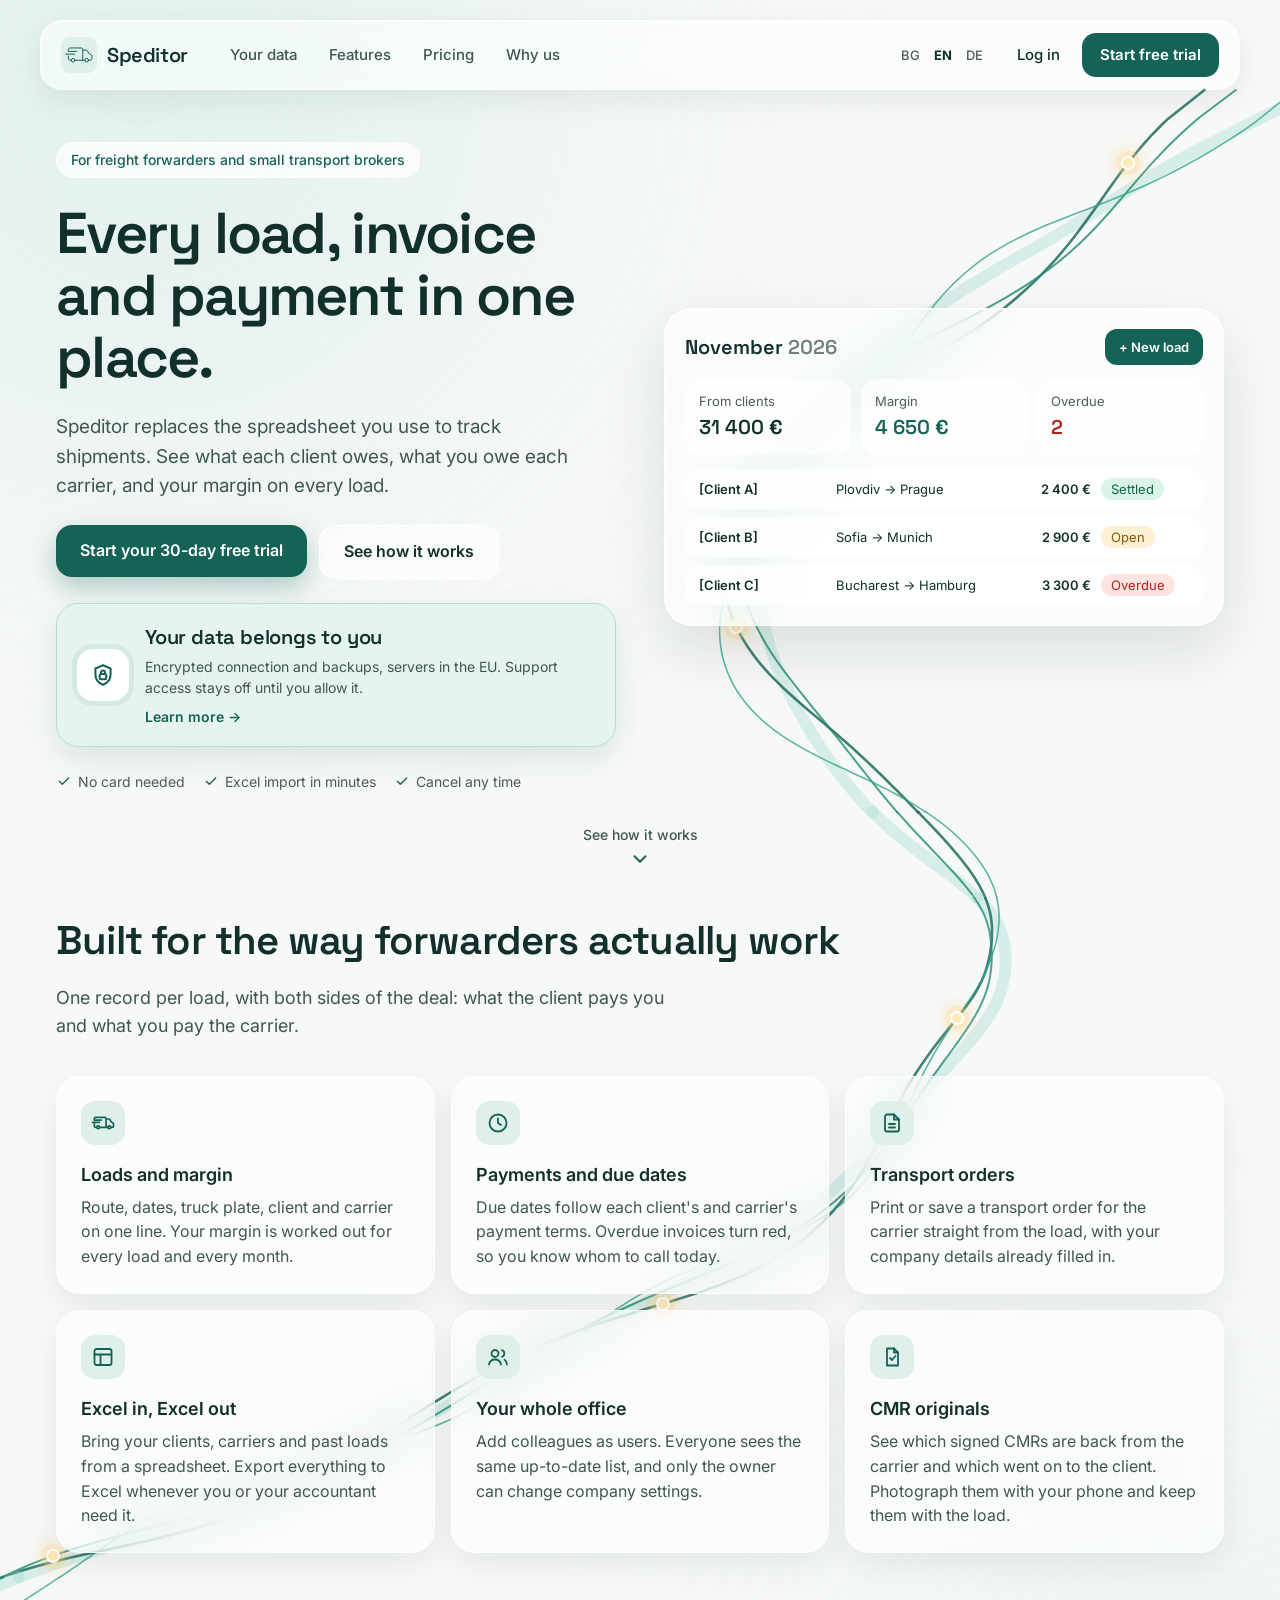
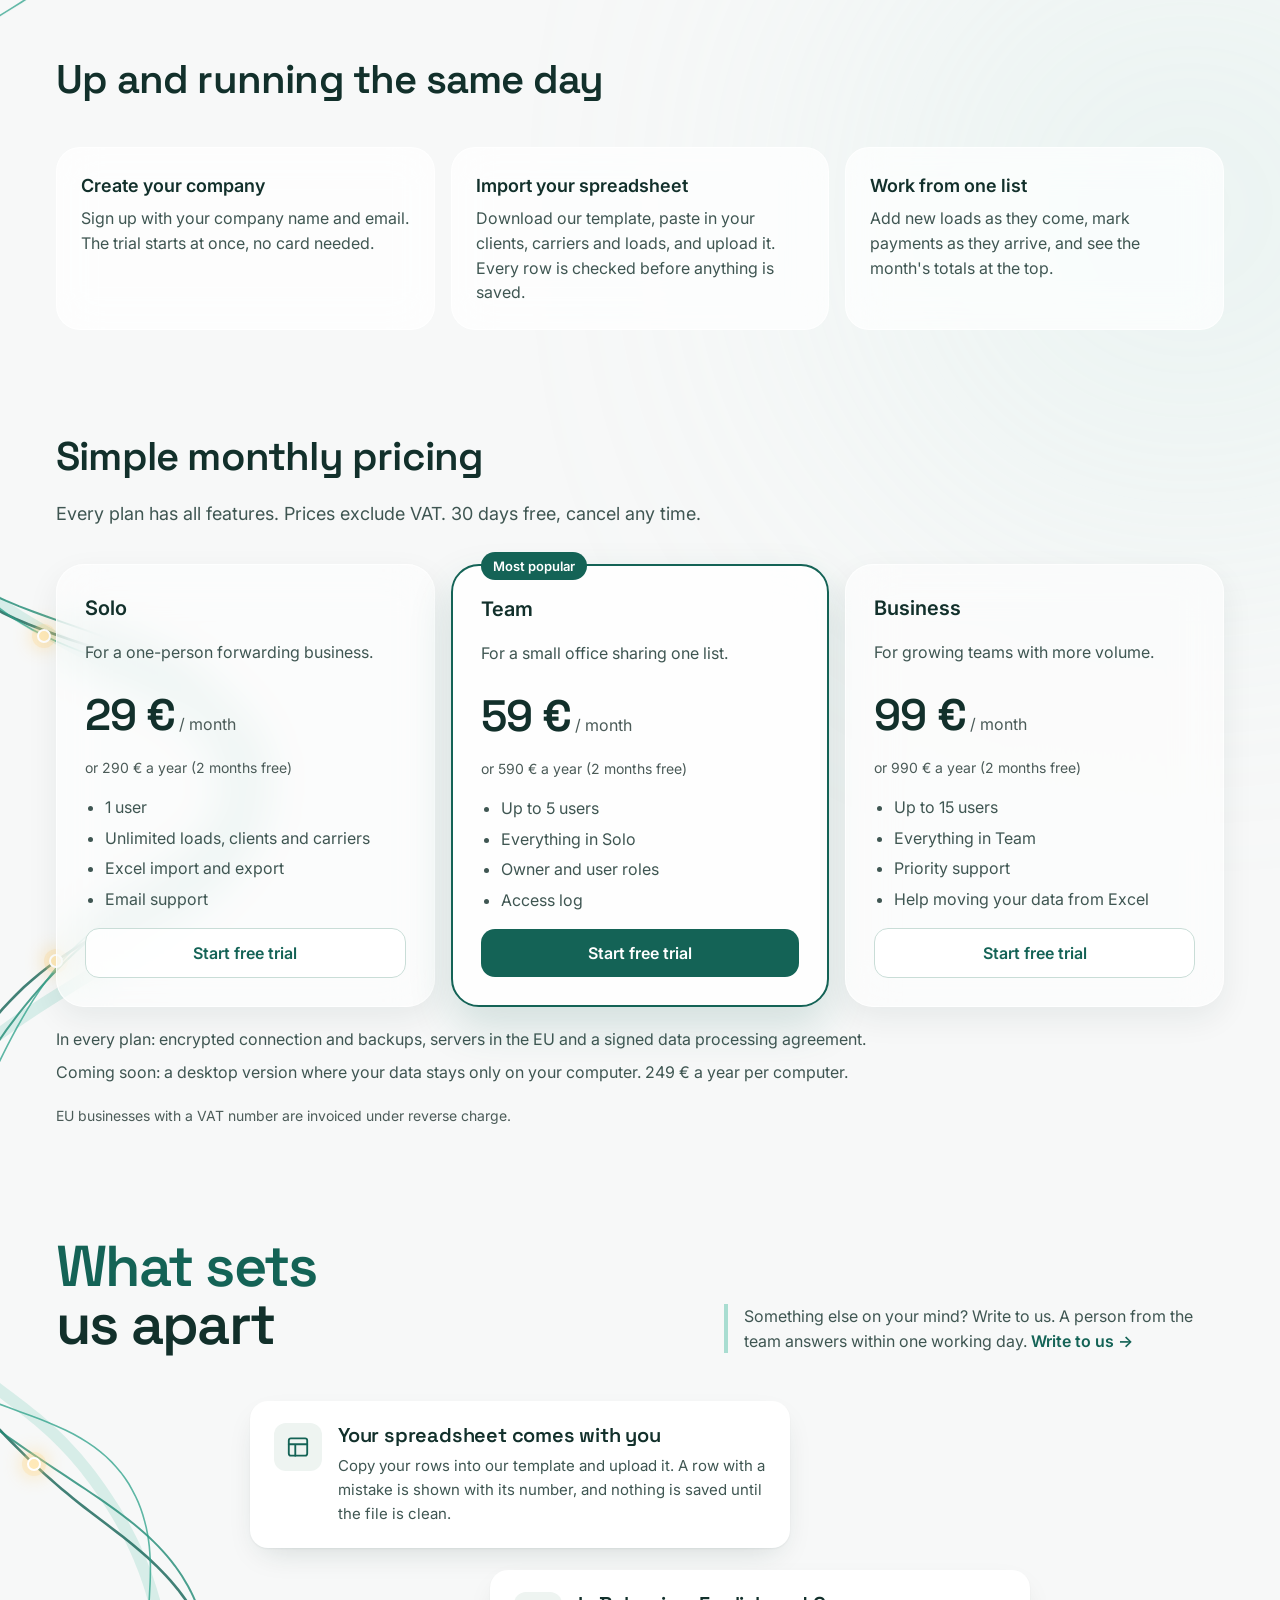
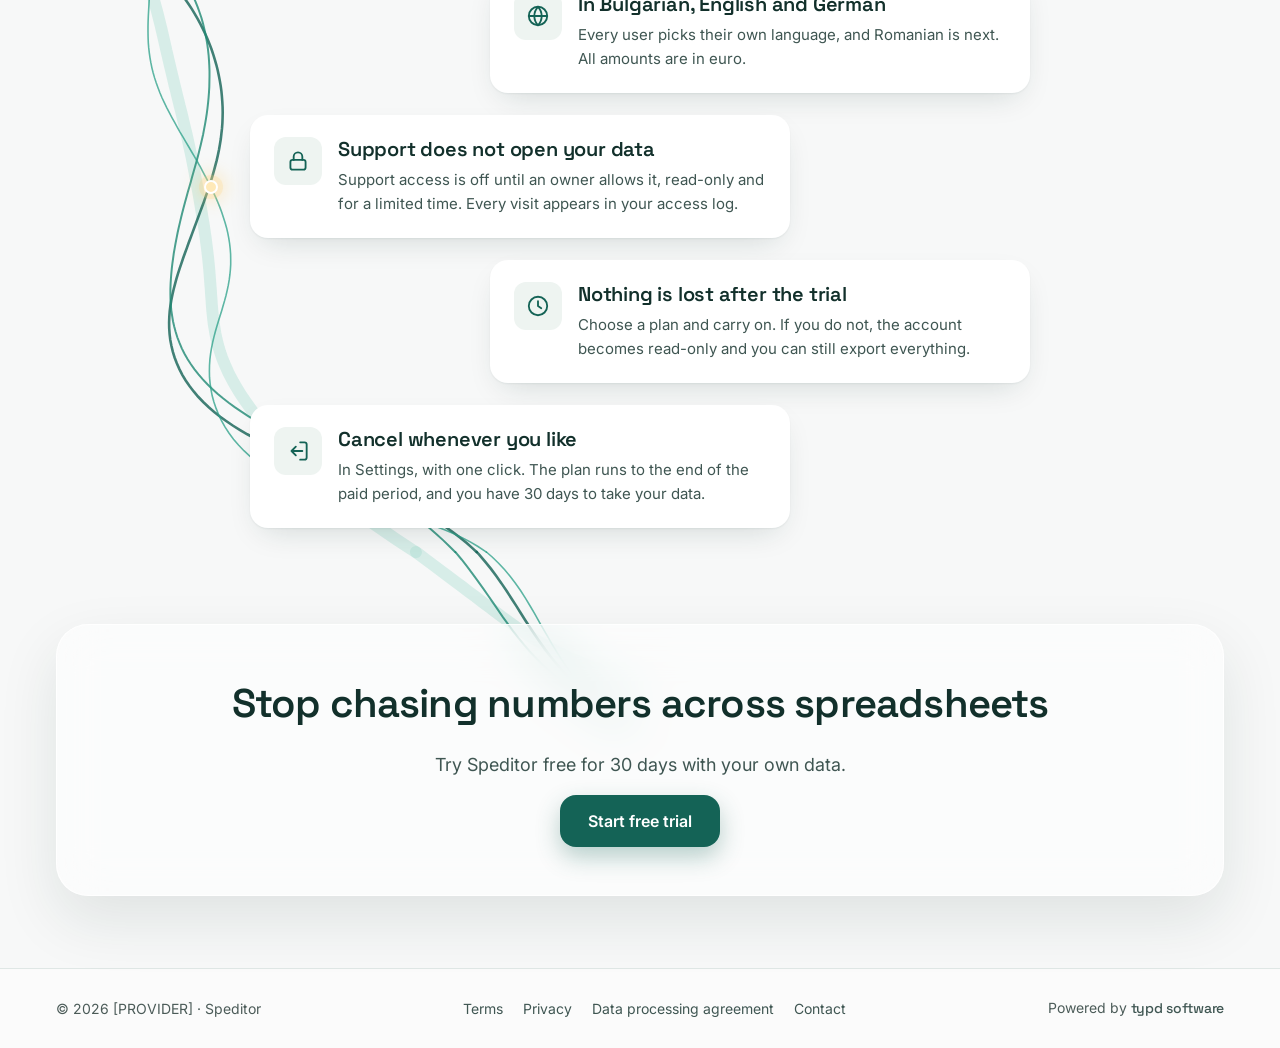
<file: index.html>
<!doctype html>
<html lang="en">
<head>
<meta charset="utf-8">
<meta name="viewport" content="width=device-width, initial-scale=1">
<title>Speditor – Every load, invoice and payment in one place</title>
<link href="https://fonts.googleapis.com/css2?family=Inter:wght@400;500;600&amp;family=Space+Grotesk:wght@500;600&amp;display=swap" rel="stylesheet">
<style>
body{margin:0}
html{scroll-behavior:smooth}
@keyframes cue{0%,100%{transform:translateY(0)}50%{transform:translateY(6px)}}
@keyframes rise{from{opacity:0;transform:translateY(28px)}to{opacity:1;transform:none}}
@keyframes float{0%,100%{transform:translateY(0)}50%{transform:translateY(-8px)}}
.cue-arrow{animation:cue 1.6s ease-in-out infinite}
.float{animation:float 7s ease-in-out infinite}
.data-card{transition:transform .2s ease, box-shadow .2s ease}.data-card:hover{transform:translateY(-2px);box-shadow:0 16px 36px rgba(20,99,86,0.18)}
@supports (animation-timeline: view()){.reveal{animation:rise linear both;animation-timeline:view();animation-range:entry 0% cover 22%}}
@media (prefers-reduced-motion: reduce){.cue-arrow,.float,.reveal{animation:none}html{scroll-behavior:auto}}
.wv{display:flex;flex-direction:column;gap:22px;max-width:780px;margin:0 auto}
.wv-card{width:540px}.wv-card:nth-child(even){align-self:flex-end}
.wv-card{position:relative;box-sizing:border-box;display:flex;gap:16px;align-items:flex-start;background:#ffffff;border-radius:18px;padding:22px 24px;box-shadow:0 1px 2px rgba(18,48,43,.06),0 12px 32px -12px rgba(18,48,43,.18)}
@supports (animation-timeline: view()){.wv-card{animation:rise linear both;animation-timeline:view();animation-range:entry 0% cover 22%}}
@media (prefers-reduced-motion: reduce){.wv-card{animation:none}}
.wv-ic{flex:none;width:48px;height:48px;border-radius:12px;background:#eef4f1;display:flex;align-items:center;justify-content:center}
.wv-card h3{margin:0 0 6px;font-family:'Space Grotesk',sans-serif;font-size:20px;font-weight:600;line-height:1.25;letter-spacing:-.01em;color:#12302b}
.wv-card p{margin:0;color:#3f5652;font-size:15px;line-height:1.6}
@media (max-width: 1100px){.wv{margin:0 auto;max-width:36rem}.wv-card{width:auto}.wv-card:nth-child(even){align-self:auto}.wv-card{animation:none}}
:has(> .seg-lines){isolation:isolate}
.seg-lines{position:absolute;top:0;left:50%;width:1440px;height:100%;transform:translateX(-50%);pointer-events:none;overflow:visible;z-index:-1}
.pl-dot{z-index:-1}
.pl-dot{position:absolute;width:10px;height:10px;margin:-7px 0 0 -7px;border-radius:50%;background:#ffe9b8;border:2px solid #ffffff;box-shadow:0 0 0 5px rgba(255,210,122,.22),0 0 18px 6px rgba(255,210,122,.45);pointer-events:none}
@media (max-width: 1100px){.seg-lines,.pl-dot{display:none}}
a{color:#146356;text-decoration:none}a:hover{color:#0f4f45}
</style>
</head>
<body>
<div style="position: relative; overflow: hidden; background: #f7f8f8; font-family: Inter, system-ui, sans-serif; color: #12302b; font-size: 16px; line-height: 1.55">
  <div aria-hidden="true" style="position: absolute; width: 760px; height: 760px; left: -240px; top: -300px; border-radius: 50%; background: #a9ddd1; filter: blur(170px); opacity: 0.28"></div>
  <div aria-hidden="true" style="position: absolute; width: 620px; height: 620px; right: -220px; top: 1500px; border-radius: 50%; background: #a9ddd1; filter: blur(170px); opacity: 0.2"></div>



  <!-- Header -->
  <header style="position: relative; max-width: 1200px; margin: 20px auto 0; padding: 12px 20px; border-radius: 22px; background: rgba(255,255,255,0.55); border: 1px solid rgba(255,255,255,0.75); box-shadow: 0 10px 30px rgba(18,48,43,0.08), inset 0 1px 0 rgba(255,255,255,0.9); backdrop-filter: blur(24px) saturate(160%); display: flex; flex-wrap: wrap; align-items: center; gap: 12px 28px; box-sizing: border-box; width: calc(100% - 32px)">
    <a href="/" style="display: flex; align-items: center; gap: 10px; color: #12302b">
      <svg aria-hidden="true" width="36" height="36" viewBox="0 0 110 110"><rect width="110" height="110" rx="26" fill="#dff0ea"></rect><g transform="translate(-1.5 3.5)" fill="none" stroke="#146356" stroke-width="3" stroke-linecap="round" stroke-linejoin="round"><path d="M50 40.5H24V35a5 5 0 0 1 5-5h34a5 5 0 0 1 5 5v32.5"></path><path d="M17 49h26"></path><path d="M24 55v7.5a5 5 0 0 0 5 5h4"></path><path d="M44 67.5h30.5"></path><path d="M68 36.5h10.2c1.9 0 3.6 1.1 4.5 2.8l3.6 7.2c.8 1.6 2.3 2.7 4 3.1l1.6.4c2.3.6 4 2.7 4 5.1v7.4a5 5 0 0 1-5 5H85.5"></path><circle cx="38.5" cy="67.5" r="5.5"></circle><circle cx="80" cy="67.5" r="5.5"></circle></g></svg>
      <span style="font-family: 'Space Grotesk', sans-serif; font-weight: 600; font-size: 20px; letter-spacing: -0.02em">Speditor</span>
    </a>
    <nav style="display: flex; flex-wrap: wrap; gap: 4px; flex-grow: 1; font-size: 15px; font-weight: 500">
      <a href="/your-data/" style="padding: 10px 14px; border-radius: 12px; color: #3f5652">Your data</a>
      <a href="#features" style="padding: 10px 14px; border-radius: 12px; color: #3f5652">Features</a>
      <a href="#pricing" style="padding: 10px 14px; border-radius: 12px; color: #3f5652">Pricing</a>
      <a href="#why" style="padding: 10px 14px; border-radius: 12px; color: #3f5652">Why us</a>
    </nav>
    <div style="display: flex; align-items: center; gap: 8px; font-size: 15px; font-weight: 500">
      <nav aria-label="Language" style="display: flex; align-items: center; gap: 2px; padding: 0 6px; font-size: 13px">
        <a href="/bg/" lang="bg" style="padding: 10px 6px; color: #4b5b58">BG</a>
        <a href="/" lang="en" aria-current="true" style="padding: 10px 6px; color: #12302b; font-weight: 700">EN</a>
        <a href="/de/" lang="de" style="padding: 10px 6px; color: #4b5b58">DE</a>
      </nav>
      <a href="#" style="padding: 10px 14px; border-radius: 12px; color: #12302b">Log in</a>
      <a href="#" style="display: flex; align-items: center; height: 44px; padding: 0 18px; border-radius: 14px; background: #146356; color: #ffffff; font-weight: 600">Start free trial</a>
    </div>
  </header>

  <!-- Hero -->
  <section style="position: relative; max-width: 1200px; margin: 0 auto; padding: 52px 16px 20px; box-sizing: border-box; display: grid; grid-template-columns: repeat(auto-fit, minmax(min(100%, 460px), 1fr)); gap: 48px; align-items: center">
    <svg class="seg-lines" aria-hidden="true" viewBox="0 0 1440 701" preserveAspectRatio="none"><polyline points="1394.7,0.0 1355.9,20.0 1348.7,23.5 1340.7,27.4 1332.1,31.6 1322.9,36.0 1313.4,40.7 1303.5,45.5 1293.5,50.4 1283.3,55.5 1273.2,60.6 1263.3,65.8 1253.5,71.0 1244.0,76.2 1234.8,81.4 1225.8,86.6 1217.1,91.8 1208.7,96.9 1200.4,102.1 1192.2,107.2 1184.0,112.3 1175.9,117.4 1167.7,122.5 1159.4,127.5 1150.9,132.5 1142.4,137.6 1133.7,142.6 1124.8,147.6 1115.8,152.6 1106.8,157.6 1097.6,162.7 1088.5,167.8 1079.3,172.9 1070.1,178.1 1061.1,183.3 1052.1,188.7 1043.2,194.0 1034.4,199.5 1025.8,205.1 1017.3,210.7 1009.0,216.5 1000.9,222.3 993.0,228.2 985.2,234.3 977.6,240.4 970.2,246.6 963.0,252.8 956.0,259.2 949.2,265.6 942.6,272.1 936.3,278.7 930.1,285.3 924.1,291.9 918.4,298.6 912.9,305.3 907.6,312.0 902.5,318.7 897.7,325.4 893.0,332.2 888.6,338.9 884.5,345.6 880.5,352.2 876.7,358.9 873.2,365.5 869.8,372.1 866.6,378.6 863.7,385.0 860.9,391.5 858.3,397.8 855.8,404.1 853.6,410.4 851.5,416.5 849.6,422.7 847.8,428.7 846.3,434.7 844.9,440.6 843.6,446.4 842.6,452.2 841.7,457.9 841.0,463.6 840.5,469.2 840.2,474.8 840.0,480.3 840.1,485.8 840.3,491.3 840.7,496.8 841.3,502.2 842.1,507.7 843.0,513.2 844.1,518.7 845.4,524.2 846.9,529.8 848.5,535.4 850.3,541.1 852.2,546.8 854.3,552.5 856.6,558.3 859.1,564.2 861.7,570.1 864.5,576.1 867.5,582.1 870.6,588.2 873.9,594.4 877.3,600.6 881.0,606.9 884.8,613.2 888.7,619.6 892.8,626.0 897.0,632.5 901.4,639.0 906.0,645.5 910.7,652.1 915.6,658.6 920.6,665.2 925.9,671.7 931.4,678.3 937.1,684.8 943.1,691.3 949.4,697.8 952.7,701.0" fill="none" stroke="#a9ddd1" stroke-width="12" stroke-linecap="round" opacity="0.4" vector-effect="non-scaling-stroke"></polyline><polyline points="1284.5,0.0 1248.2,27.8 1242.8,32.8 1237.2,38.3 1231.4,44.1 1225.5,50.4 1219.5,57.1 1213.6,64.0 1207.7,71.3 1201.8,78.7 1196.0,86.4 1190.3,94.1 1184.6,102.0 1178.8,109.9 1173.0,117.9 1167.1,125.8 1161.1,133.8 1154.9,141.7 1148.6,149.5 1142.0,157.2 1135.2,164.8 1128.1,172.3 1120.9,179.6 1113.5,186.7 1105.8,193.7 1098.0,200.4 1090.1,206.9 1082.0,213.2 1073.8,219.3 1065.4,225.1 1057.0,230.8 1048.5,236.2 1039.9,241.4 1031.2,246.4 1022.5,251.3 1013.7,256.0 1005.0,260.6 996.2,265.0 987.4,269.3 978.6,273.6 969.9,277.8 961.3,282.0 952.7,286.2 944.2,290.4 935.9,294.6 927.6,298.8 919.6,303.2 911.7,307.6 904.0,312.1 896.5,316.7 889.2,321.4 882.2,326.3 875.4,331.3 868.8,336.4 862.6,341.7 856.6,347.1 850.9,352.6 845.4,358.3 840.3,364.1 835.5,370.1 831.0,376.1 826.8,382.3 822.9,388.6 819.4,395.0 816.1,401.5 813.2,408.1 810.7,414.7 808.4,421.4 806.5,428.2 805.0,435.0 803.8,441.9 802.9,448.8 802.4,455.7 802.3,462.5 802.5,469.4 803.0,476.2 804.0,482.9 805.2,489.6 806.8,496.2 808.8,502.6 811.0,509.0 813.6,515.2 816.5,521.4 819.6,527.3 823.0,533.2 826.7,538.9 830.6,544.5 834.7,549.9 839.0,555.3 843.6,560.5 848.3,565.7 853.3,570.7 858.4,575.7 863.6,580.6 869.1,585.5 874.6,590.3 880.3,595.1 886.0,600.0 891.9,604.8 897.9,609.7 903.9,614.6 909.9,619.6 916.0,624.6 922.1,629.8 928.3,635.0 934.4,640.3 940.6,645.8 946.7,651.3 952.9,657.0 959.1,662.8 965.3,668.7 971.6,674.8 978.0,680.9 984.4,687.3 990.9,693.7 997.4,700.3 998.1,701.0" fill="none" stroke="#146356" stroke-width="2.6" stroke-linecap="round" opacity="0.8" vector-effect="non-scaling-stroke"></polyline><polyline points="1315.8,0.0 1279.4,26.6 1273.7,31.4 1267.6,36.7 1261.2,42.3 1254.7,48.3 1248.1,54.6 1241.4,61.3 1234.8,68.1 1228.2,75.1 1221.6,82.3 1215.2,89.6 1208.7,96.9 1202.3,104.2 1195.8,111.6 1189.3,118.9 1182.6,126.1 1175.8,133.2 1168.8,140.3 1161.5,147.2 1154.0,153.9 1146.3,160.5 1138.3,166.9 1130.0,173.1 1121.6,179.1 1113.0,185.0 1104.2,190.6 1095.2,196.0 1086.2,201.3 1077.0,206.3 1067.8,211.2 1058.6,216.0 1049.3,220.7 1040.1,225.2 1030.8,229.7 1021.6,234.1 1012.4,238.4 1003.3,242.7 994.2,247.0 985.3,251.4 976.4,255.7 967.7,260.2 959.1,264.6 950.6,269.2 942.4,273.9 934.3,278.6 926.4,283.5 918.8,288.5 911.4,293.7 904.2,298.9 897.4,304.3 890.7,309.9 884.4,315.5 878.3,321.4 872.6,327.3 867.1,333.3 862.0,339.5 857.1,345.7 852.6,352.1 848.3,358.5 844.4,365.0 840.7,371.6 837.4,378.2 834.4,384.9 831.6,391.6 829.2,398.3 827.0,405.0 825.1,411.7 823.5,418.4 822.2,425.1 821.2,431.8 820.5,438.4 820.0,445.0 819.8,451.5 819.9,458.0 820.3,464.3 821.0,470.7 821.9,476.9 823.1,483.0 824.5,489.1 826.2,495.0 828.1,500.9 830.2,506.7 832.6,512.3 835.1,517.9 837.9,523.5 840.8,528.9 843.9,534.3 847.1,539.6 850.5,544.9 854.1,550.1 857.7,555.3 861.6,560.5 865.5,565.7 869.6,570.9 873.7,576.2 878.0,581.4 882.4,586.8 886.9,592.1 891.4,597.6 896.1,603.2 900.8,608.8 905.6,614.5 910.5,620.4 915.4,626.4 920.4,632.4 925.4,638.6 930.5,644.9 935.6,651.3 940.9,657.8 946.2,664.3 951.7,671.0 957.2,677.7 963.0,684.5 968.8,691.4 974.9,698.3 977.2,701.0" fill="none" stroke="#1f8a74" stroke-width="2" stroke-linecap="round" opacity="0.8" vector-effect="non-scaling-stroke"></polyline><polyline points="1375.4,0.0 1334.4,31.8 1327.2,36.7 1319.5,41.7 1311.3,47.0 1302.6,52.3 1293.7,57.6 1284.5,62.9 1275.1,68.1 1265.7,73.1 1256.3,77.9 1246.9,82.6 1237.6,87.0 1228.4,91.2 1219.3,95.2 1210.2,99.0 1201.1,102.7 1192.1,106.3 1182.9,109.8 1173.8,113.2 1164.5,116.7 1155.1,120.1 1145.7,123.7 1136.2,127.3 1126.6,131.1 1117.0,135.1 1107.4,139.3 1097.9,143.8 1088.5,148.6 1079.3,153.7 1070.3,159.1 1061.6,164.9 1053.1,171.1 1045.0,177.6 1037.2,184.5 1029.7,191.7 1022.5,199.2 1015.7,207.0 1009.2,215.0 1002.9,223.2 997.0,231.6 991.3,240.1 985.8,248.7 980.6,257.3 975.5,265.8 970.5,274.3 965.7,282.8 961.0,291.0 956.3,299.1 951.7,307.0 947.1,314.7 942.5,322.2 937.9,329.4 933.3,336.3 928.7,343.0 924.0,349.5 919.2,355.7 914.5,361.6 909.6,367.3 904.7,372.9 899.7,378.2 894.7,383.4 889.6,388.5 884.5,393.4 879.4,398.3 874.2,403.1 869.1,407.9 863.9,412.6 858.8,417.5 853.7,422.3 848.6,427.2 843.7,432.2 838.9,437.3 834.3,442.6 829.8,447.9 825.5,453.4 821.5,459.1 817.7,464.9 814.2,470.9 811.1,477.1 808.3,483.3 805.8,489.8 803.7,496.3 802.1,502.9 800.8,509.7 800.0,516.5 799.6,523.3 799.7,530.2 800.3,537.0 801.3,543.9 802.7,550.7 804.7,557.4 807.1,564.1 810.0,570.6 813.3,577.0 817.1,583.3 821.4,589.4 826.1,595.3 831.2,601.1 836.7,606.6 842.6,612.0 848.9,617.1 855.5,622.1 862.4,626.8 869.6,631.4 877.0,635.7 884.7,639.9 892.5,644.0 900.4,647.9 908.5,651.8 916.6,655.5 924.9,659.3 933.1,663.0 941.4,666.7 949.8,670.5 958.1,674.5 966.4,678.5 974.7,682.7 983.0,687.1 991.2,691.8 999.3,696.7 1006.0,701.0" fill="none" stroke="#2aa088" stroke-width="1.6" stroke-linecap="round" opacity="0.75" vector-effect="non-scaling-stroke"></polyline></svg><span class="pl-dot" style="left: calc(50% + 488px); top: 10.168%"></span><span class="pl-dot" style="left: calc(50% + 96px); top: 74.373%"></span>
    <div style="display: flex; flex-direction: column; gap: 24px">
      <span style="align-self: flex-start; padding: 6px 14px; border-radius: 999px; background: rgba(255,255,255,0.7); border: 1px solid rgba(255,255,255,0.9); font-size: 14px; font-weight: 500; color: #146356">For freight forwarders and small transport brokers</span>
      <h1 style="margin: 0; font-family: 'Space Grotesk', sans-serif; font-weight: 600; font-size: clamp(2.4rem, 5vw, 3.6rem); line-height: 1.08; letter-spacing: -0.03em">Every load, invoice and payment in one place.</h1>
      <p style="margin: 0; font-size: 19px; color: #3f5652; max-width: 34rem">Speditor replaces the spreadsheet you use to track shipments. See what each client owes, what you owe each carrier, and your margin on every load.</p>
      <div style="display: flex; flex-wrap: wrap; gap: 12px">
        <a href="#" style="display: flex; align-items: center; height: 52px; padding: 0 24px; border-radius: 16px; background: #146356; color: #ffffff; font-weight: 600; font-size: 16px; box-shadow: 0 10px 24px rgba(20,99,86,0.3)">Start your 30-day free trial</a>
        <a href="#how" style="display: flex; align-items: center; height: 52px; padding: 0 24px; border-radius: 16px; background: rgba(255,255,255,0.55); border: 1px solid rgba(255,255,255,0.85); color: #12302b; font-weight: 600; font-size: 16px">See how it works</a>
      </div>
      <a href="/your-data/" class="data-card" style="position: relative; display: flex; align-items: center; gap: 16px; padding: 18px 20px; border-radius: 22px; background: #e6f4ef; border: 1px solid #b8dccf; color: #12302b; max-width: 36rem; box-shadow: 0 12px 30px rgba(20,99,86,0.12)">
        <span style="width: 52px; height: 52px; flex-shrink: 0; border-radius: 16px; background: #ffffff; display: flex; align-items: center; justify-content: center; box-shadow: 0 0 0 5px rgba(20,99,86,0.08)"><svg aria-hidden="true" width="26" height="26" viewBox="0 0 24 24" fill="none" stroke="#146356" stroke-width="1.9" stroke-linecap="round" stroke-linejoin="round"><path d="M12 3 5 6v5.5c0 4.3 2.9 7.9 7 9.5 4.1-1.6 7-5.2 7-9.5V6z"></path><rect x="9" y="11" width="6" height="5" rx="1"></rect><path d="M10.2 11V9.6a1.8 1.8 0 0 1 3.6 0V11"></path></svg></span>
        <span style="display: flex; flex-direction: column; gap: 3px">
          <strong style="font-family: 'Space Grotesk', sans-serif; font-size: 20px; font-weight: 600; letter-spacing: -0.01em">Your data belongs to you</strong>
          <span style="font-size: 14px; color: #3f5652">Encrypted connection and backups, servers in the EU. Support access stays off until you allow it.</span>
          <span style="margin-top: 4px; font-size: 14px; font-weight: 600; color: #146356">Learn more →</span>
        </span>
      </a>
      <ul style="margin: 0; padding: 0; list-style: none; display: flex; flex-wrap: wrap; gap: 6px 18px; font-size: 14px; color: #4b5b58">
        <li style="display: flex; align-items: center; gap: 6px"><svg aria-hidden="true" width="16" height="16" viewBox="0 0 24 24" fill="none" stroke="#146356" stroke-width="2" stroke-linecap="round" stroke-linejoin="round"><path d="m5 12.5 4.5 4.5L19 7.5"></path></svg><span>No card needed</span></li>
        <li style="display: flex; align-items: center; gap: 6px"><svg aria-hidden="true" width="16" height="16" viewBox="0 0 24 24" fill="none" stroke="#146356" stroke-width="2" stroke-linecap="round" stroke-linejoin="round"><path d="m5 12.5 4.5 4.5L19 7.5"></path></svg><span>Excel import in minutes</span></li>
        <li style="display: flex; align-items: center; gap: 6px"><svg aria-hidden="true" width="16" height="16" viewBox="0 0 24 24" fill="none" stroke="#146356" stroke-width="2" stroke-linecap="round" stroke-linejoin="round"><path d="m5 12.5 4.5 4.5L19 7.5"></path></svg><span>Cancel any time</span></li>
      </ul>
    </div>

    <!-- Product preview -->
    <div class="float" role="img" aria-label="Preview of the Speditor shipments screen with monthly totals and a list of loads" style="padding: 20px; border-radius: 28px; background: rgba(255,255,255,0.55); border: 1px solid rgba(255,255,255,0.8); box-shadow: 0 24px 60px rgba(18,48,43,0.12), inset 0 1px 0 rgba(255,255,255,0.9); backdrop-filter: blur(24px) saturate(160%); display: flex; flex-direction: column; gap: 14px; font-size: 13px">
      <div style="display: flex; justify-content: space-between; align-items: center">
        <span style="font-family: 'Space Grotesk', sans-serif; font-weight: 600; font-size: 20px">November <span style="color: #6f807d">2026</span></span>
        <span style="padding: 8px 14px; border-radius: 12px; background: #146356; color: #ffffff; font-weight: 600">+ New load</span>
      </div>
      <div style="display: grid; grid-template-columns: repeat(3, minmax(0, 1fr)); gap: 10px">
        <div style="padding: 12px 14px; border-radius: 16px; background: rgba(255,255,255,0.7)"><div style="color: #4b5b58">From clients</div><div style="font-family: 'Space Grotesk', sans-serif; font-weight: 600; font-size: 20px">31 400 €</div></div>
        <div style="padding: 12px 14px; border-radius: 16px; background: rgba(255,255,255,0.7)"><div style="color: #4b5b58">Margin</div><div style="font-family: 'Space Grotesk', sans-serif; font-weight: 600; font-size: 20px; color: #146356">4 650 €</div></div>
        <div style="padding: 12px 14px; border-radius: 16px; background: rgba(255,255,255,0.7)"><div style="color: #4b5b58">Overdue</div><div style="font-family: 'Space Grotesk', sans-serif; font-weight: 600; font-size: 20px; color: #b42318">2</div></div>
      </div>
      <div style="display: flex; flex-direction: column; gap: 8px">
        <div style="display: grid; grid-template-columns: 1.3fr 1.6fr 0.9fr 0.9fr; gap: 10px; align-items: center; padding: 10px 14px; border-radius: 14px; background: rgba(255,255,255,0.75)"><span style="font-weight: 600">[Client A]</span><span>Plovdiv → Prague</span><span style="text-align: right; font-weight: 600">2 400 €</span><span><span style="padding: 3px 10px; border-radius: 999px; background: #dcf3e8; color: #0f6b47">Settled</span></span></div>
        <div style="display: grid; grid-template-columns: 1.3fr 1.6fr 0.9fr 0.9fr; gap: 10px; align-items: center; padding: 10px 14px; border-radius: 14px; background: rgba(255,255,255,0.75)"><span style="font-weight: 600">[Client B]</span><span>Sofia → Munich</span><span style="text-align: right; font-weight: 600">2 900 €</span><span><span style="padding: 3px 10px; border-radius: 999px; background: #fdf0d5; color: #8a5a00">Open</span></span></div>
        <div style="display: grid; grid-template-columns: 1.3fr 1.6fr 0.9fr 0.9fr; gap: 10px; align-items: center; padding: 10px 14px; border-radius: 14px; background: rgba(255,255,255,0.75)"><span style="font-weight: 600">[Client C]</span><span>Bucharest → Hamburg</span><span style="text-align: right; font-weight: 600">3 300 €</span><span><span style="padding: 3px 10px; border-radius: 999px; background: #fde4e1; color: #b42318">Overdue</span></span></div>
      </div>
    </div>
  </section>

  <!-- Scroll cue -->
  <div style="position: relative; display: flex; justify-content: center; padding: 4px 16px 20px">
    <svg class="seg-lines" aria-hidden="true" viewBox="0 0 1440 85" preserveAspectRatio="none"><polyline points="952.7,0.0 956.0,3.2 962.8,9.6 969.9,16.0 977.3,22.3 984.8,28.5 992.5,34.6 1000.3,40.6 1008.2,46.5 1015.9,52.3 1023.5,57.9 1030.8,63.3 1037.9,68.7 1044.5,73.9 1050.6,79.0 1056.2,84.0 1057.3,85.0" fill="none" stroke="#a9ddd1" stroke-width="12" stroke-linecap="round" opacity="0.4" vector-effect="non-scaling-stroke"></polyline><polyline points="998.1,0.0 1004.0,6.0 1010.5,12.7 1017.0,19.6 1023.4,26.5 1029.6,33.4 1035.6,40.3 1041.3,47.1 1046.6,53.9 1051.5,60.6 1055.9,67.2 1059.7,73.6 1063.0,79.9 1065.3,85.0" fill="none" stroke="#146356" stroke-width="2.6" stroke-linecap="round" opacity="0.8" vector-effect="non-scaling-stroke"></polyline><polyline points="977.2,0.0 981.1,4.3 987.4,11.3 993.8,18.2 1000.4,25.2 1006.9,32.0 1013.4,38.8 1019.8,45.5 1026.0,52.0 1032.0,58.3 1037.7,64.5 1042.9,70.4 1047.7,76.2 1052.1,81.8 1054.4,85.0" fill="none" stroke="#1f8a74" stroke-width="2" stroke-linecap="round" opacity="0.8" vector-effect="non-scaling-stroke"></polyline><polyline points="1006.0,0.0 1007.3,0.8 1015.2,6.3 1022.9,12.0 1030.3,18.0 1037.3,24.3 1044.0,30.8 1050.2,37.4 1056.0,44.3 1061.1,51.2 1065.6,58.2 1069.5,65.2 1072.6,72.2 1075.2,79.1 1076.8,85.0" fill="none" stroke="#2aa088" stroke-width="1.6" stroke-linecap="round" opacity="0.75" vector-effect="non-scaling-stroke"></polyline></svg>
    <a href="#features" style="display: inline-flex; flex-direction: column; align-items: center; gap: 2px; padding: 8px 14px; border-radius: 14px; font-size: 14px; font-weight: 500; color: #3f5652">
      <span>See how it works</span>
      <svg class="cue-arrow" aria-hidden="true" width="22" height="22" viewBox="0 0 24 24" fill="none" stroke="#146356" stroke-width="2" stroke-linecap="round" stroke-linejoin="round"><path d="m6 9 6 6 6-6"></path></svg>
    </a>
  </div>

  <!-- Features -->
  <section id="features" style="position: relative; max-width: 1200px; margin: 0 auto; padding: 12px 16px 24px; box-sizing: border-box">
    <svg class="seg-lines" aria-hidden="true" viewBox="0 0 1440 679" preserveAspectRatio="none"><polyline points="1057.3,0.0 1061.3,3.9 1065.9,8.8 1069.9,13.7 1073.4,18.6 1076.3,23.6 1078.8,28.7 1080.9,33.8 1082.5,39.1 1083.8,44.5 1084.8,50.0 1085.4,55.6 1085.6,61.4 1085.6,67.2 1085.1,73.1 1084.3,79.2 1083.0,85.3 1081.3,91.5 1079.2,97.7 1076.5,104.1 1073.3,110.4 1069.6,116.9 1065.4,123.3 1060.7,129.9 1055.7,136.4 1050.3,142.9 1044.6,149.5 1038.8,156.0 1032.8,162.6 1026.7,169.0 1020.7,175.5 1014.7,181.9 1008.8,188.3 1003.1,194.6 997.5,200.9 992.0,207.1 986.6,213.3 981.3,219.5 976.1,225.6 970.9,231.7 965.7,237.7 960.4,243.8 955.1,249.8 949.6,255.7 944.1,261.6 938.4,267.5 932.6,273.3 926.7,279.0 920.5,284.7 914.3,290.3 907.8,295.8 901.2,301.3 894.5,306.7 887.6,312.0 880.4,317.3 873.2,322.5 865.7,327.7 858.0,332.8 850.2,337.9 842.1,342.9 833.8,347.9 825.2,352.9 816.5,357.9 807.5,362.8 798.3,367.8 788.8,372.8 779.0,377.8 769.1,382.9 758.8,388.0 748.4,393.2 737.7,398.5 726.7,403.9 715.5,409.4 704.1,415.0 692.4,420.8 680.6,426.8 668.5,432.9 656.2,439.2 643.7,445.6 631.0,452.2 618.1,459.0 605.1,465.9 591.8,473.0 578.5,480.1 564.9,487.4 551.3,494.8 537.5,502.2 523.6,509.7 509.6,517.1 495.6,524.6 481.4,532.0 467.2,539.3 453.0,546.5 438.8,553.6 424.5,560.5 410.3,567.2 396.0,573.8 381.7,580.2 367.5,586.4 353.3,592.3 339.1,598.1 324.9,603.7 310.6,609.1 296.3,614.3 282.0,619.3 267.5,624.2 253.0,629.0 238.4,633.6 223.7,638.2 208.9,642.7 194.0,647.2 179.2,651.7 164.5,656.2 149.9,660.8 135.5,665.5 121.5,670.4 108.0,675.4 98.9,679.0" fill="none" stroke="#a9ddd1" stroke-width="12" stroke-linecap="round" opacity="0.4" vector-effect="non-scaling-stroke"></polyline><polyline points="1065.3,0.0 1065.8,1.1 1068.0,7.1 1069.7,13.1 1070.9,18.9 1071.6,24.7 1072.0,30.4 1072.0,36.0 1071.8,41.6 1071.3,47.0 1070.5,52.5 1069.6,57.8 1068.4,63.0 1067.1,68.2 1065.5,73.2 1063.7,78.2 1061.6,83.2 1059.1,88.1 1056.4,93.1 1053.3,98.2 1049.8,103.3 1045.9,108.6 1041.7,114.2 1037.2,119.9 1032.4,125.9 1027.4,132.1 1022.3,138.6 1017.0,145.3 1011.8,152.3 1006.6,159.5 1001.5,166.8 996.5,174.2 991.7,181.8 987.1,189.4 982.7,197.1 978.5,204.7 974.4,212.4 970.5,220.1 966.6,227.7 962.7,235.3 958.9,242.9 955.0,250.3 951.0,257.8 946.9,265.1 942.7,272.3 938.2,279.5 933.6,286.5 928.7,293.5 923.6,300.3 918.3,306.9 912.6,313.5 906.7,319.9 900.5,326.1 894.0,332.2 887.2,338.1 880.0,343.8 872.5,349.4 864.7,354.7 856.5,359.9 847.9,364.9 839.0,369.6 829.7,374.2 820.1,378.6 810.1,382.8 799.8,386.9 789.1,390.8 778.1,394.6 766.8,398.3 755.2,402.0 743.4,405.6 731.3,409.2 719.0,412.9 706.5,416.8 693.7,420.7 680.9,424.9 667.8,429.3 654.7,434.0 641.4,439.0 628.1,444.3 614.7,450.1 601.3,456.2 587.8,462.7 574.2,469.6 560.7,476.9 547.1,484.5 533.5,492.4 520.0,500.7 506.4,509.1 492.8,517.7 479.3,526.4 465.7,535.2 452.1,543.9 438.5,552.5 424.9,561.0 411.3,569.2 397.6,577.2 384.0,584.8 370.2,592.1 356.4,599.0 342.5,605.4 328.4,611.5 314.3,617.1 300.0,622.3 285.5,627.1 270.8,631.5 255.9,635.6 240.8,639.5 225.5,643.1 210.0,646.6 194.4,649.9 178.8,653.3 163.1,656.6 147.6,660.1 132.4,663.8 117.5,667.8 103.0,672.0 89.2,676.5 82.7,679.0" fill="none" stroke="#146356" stroke-width="2.6" stroke-linecap="round" opacity="0.8" vector-effect="non-scaling-stroke"></polyline><polyline points="1054.4,0.0 1056.0,2.2 1059.3,7.5 1062.2,12.7 1064.6,17.9 1066.6,23.0 1068.2,28.2 1069.5,33.3 1070.4,38.6 1071.1,43.9 1071.5,49.2 1071.7,54.6 1071.7,60.1 1071.5,65.6 1071.0,71.1 1070.3,76.7 1069.3,82.4 1067.9,88.1 1066.1,93.8 1064.0,99.7 1061.4,105.6 1058.4,111.7 1055.0,117.9 1051.2,124.2 1047.1,130.6 1042.6,137.2 1037.9,143.9 1033.0,150.7 1027.9,157.7 1022.8,164.6 1017.7,171.7 1012.6,178.7 1007.6,185.8 1002.7,192.9 997.9,199.9 993.2,206.9 988.5,213.9 983.9,220.8 979.4,227.6 974.8,234.4 970.2,241.1 965.4,247.8 960.6,254.3 955.6,260.8 950.4,267.2 945.1,273.4 939.5,279.6 933.8,285.6 927.8,291.5 921.6,297.3 915.2,302.9 908.5,308.4 901.7,313.8 894.6,319.0 887.2,324.1 879.7,329.1 871.8,333.9 863.8,338.7 855.5,343.3 846.9,347.8 838.1,352.3 829.0,356.6 819.7,360.9 810.1,365.2 800.3,369.4 790.2,373.6 780.0,377.9 769.4,382.2 758.7,386.6 747.8,391.1 736.7,395.8 725.4,400.6 713.9,405.7 702.2,410.9 690.4,416.4 678.4,422.2 666.3,428.3 654.0,434.7 641.6,441.4 629.1,448.3 616.4,455.6 603.6,463.1 590.7,470.8 577.7,478.7 564.5,486.8 551.2,495.0 537.7,503.2 524.2,511.5 510.5,519.7 496.7,527.8 482.8,535.8 468.8,543.5 454.7,551.0 440.5,558.2 426.3,565.1 411.9,571.7 397.5,577.9 383.1,583.8 368.6,589.4 354.1,594.6 339.5,599.5 324.9,604.1 310.2,608.5 295.5,612.6 280.7,616.6 265.9,620.5 251.0,624.3 236.0,628.1 221.0,631.9 206.0,635.8 191.1,639.8 176.2,643.9 161.4,648.3 147.0,652.9 132.8,657.7 119.1,662.8 106.0,668.1 93.5,673.7 83.0,679.0" fill="none" stroke="#1f8a74" stroke-width="2" stroke-linecap="round" opacity="0.8" vector-effect="non-scaling-stroke"></polyline><polyline points="1076.8,0.0 1077.0,1.0 1078.3,7.7 1078.9,14.4 1079.1,20.9 1078.8,27.2 1078.1,33.4 1077.0,39.5 1075.7,45.4 1074.2,51.1 1072.4,56.6 1070.6,62.0 1068.5,67.2 1066.3,72.3 1063.9,77.3 1061.4,82.2 1058.6,87.1 1055.7,92.1 1052.5,97.2 1049.0,102.4 1045.3,107.9 1041.4,113.6 1037.2,119.6 1032.9,125.9 1028.5,132.6 1024.0,139.5 1019.4,146.8 1014.9,154.3 1010.5,162.0 1006.2,169.9 1002.0,177.9 997.9,186.0 994.0,194.2 990.2,202.3 986.5,210.4 982.9,218.4 979.2,226.4 975.5,234.2 971.7,241.9 967.7,249.4 963.6,256.8 959.2,263.9 954.5,270.8 949.6,277.6 944.3,284.0 938.7,290.2 932.8,296.2 926.6,301.9 919.9,307.3 913.0,312.4 905.7,317.3 898.1,321.9 890.1,326.3 881.9,330.4 873.3,334.4 864.5,338.2 855.4,341.8 846.0,345.3 836.4,348.7 826.6,352.1 816.6,355.5 806.5,359.0 796.2,362.6 785.7,366.4 775.2,370.4 764.6,374.6 754.0,379.3 743.3,384.3 732.5,389.7 721.7,395.6 710.9,401.9 700.0,408.8 689.0,416.0 678.0,423.7 666.8,431.8 655.5,440.1 644.0,448.8 632.3,457.6 620.4,466.4 608.2,475.2 595.8,483.9 583.0,492.4 569.9,500.5 556.4,508.3 542.6,515.5 528.4,522.3 513.9,528.5 499.1,534.1 484.0,539.2 468.6,543.7 453.1,547.9 437.4,551.6 421.7,555.1 406.0,558.4 390.3,561.6 374.7,564.9 359.3,568.3 344.1,572.0 329.2,576.1 314.5,580.5 300.2,585.4 286.2,590.8 272.4,596.7 259.0,603.2 245.8,610.1 232.8,617.4 220.0,625.1 207.4,633.2 195.0,641.4 182.6,649.8 170.4,658.1 158.3,666.4 146.4,674.6 139.8,679.0" fill="none" stroke="#2aa088" stroke-width="1.6" stroke-linecap="round" opacity="0.75" vector-effect="non-scaling-stroke"></polyline></svg><span class="pl-dot" style="left: calc(50% + 317px); top: 17.657%"></span><span class="pl-dot" style="left: calc(50% + 23px); top: 59.733%"></span><span class="pl-dot" style="left: calc(50% + -587px); top: 96.860%"></span>
    <h2 style="margin: 0 0 12px; font-family: 'Space Grotesk', sans-serif; font-weight: 600; font-size: clamp(1.8rem, 3.5vw, 2.5rem); letter-spacing: -0.02em">Built for the way forwarders actually work</h2>
    <p style="margin: 0 0 36px; font-size: 18px; color: #3f5652; max-width: 40rem">One record per load, with both sides of the deal: what the client pays you and what you pay the carrier.</p>
    <div style="display: grid; grid-template-columns: repeat(auto-fit, minmax(min(100%, 320px), 1fr)); gap: 16px">
      <div class="reveal" style="padding: 24px; border-radius: 24px; background: rgba(255,255,255,0.55); border: 1px solid rgba(255,255,255,0.75); box-shadow: 0 12px 32px rgba(18,48,43,0.07); backdrop-filter: blur(24px)">
        <span style="width: 44px; height: 44px; border-radius: 14px; background: #dff0ea; color: #146356; display: flex; align-items: center; justify-content: center"><svg aria-hidden="true" width="24" height="24" viewBox="11.5 6.5 90 90" fill="none" stroke="currentColor" stroke-width="6.5" stroke-linecap="round" stroke-linejoin="round"><path d="M50 40.5H24V35a5 5 0 0 1 5-5h34a5 5 0 0 1 5 5v32.5M17 49h26M24 55v7.5a5 5 0 0 0 5 5h4M44 67.5h30.5M68 36.5h10.2c1.9 0 3.6 1.1 4.5 2.8l3.6 7.2c.8 1.6 2.3 2.7 4 3.1l1.6.4c2.3.6 4 2.7 4 5.1v7.4a5 5 0 0 1-5 5H85.5M33 67.5a5.5 5.5 0 1 0 11 0a5.5 5.5 0 1 0-11 0M74.5 67.5a5.5 5.5 0 1 0 11 0a5.5 5.5 0 1 0-11 0"></path></svg></span>
        <h3 style="margin: 16px 0 6px; font-size: 18px; font-weight: 600">Loads and margin</h3>
        <p style="margin: 0; color: #3f5652">Route, dates, truck plate, client and carrier on one line. Your margin is worked out for every load and every month.</p>
      </div>
      <div class="reveal" style="padding: 24px; border-radius: 24px; background: rgba(255,255,255,0.55); border: 1px solid rgba(255,255,255,0.75); box-shadow: 0 12px 32px rgba(18,48,43,0.07); backdrop-filter: blur(24px)">
        <span style="width: 44px; height: 44px; border-radius: 14px; background: #dff0ea; color: #146356; display: flex; align-items: center; justify-content: center"><svg aria-hidden="true" width="24" height="24" viewBox="0 0 24 24" fill="none" stroke="currentColor" stroke-width="1.8" stroke-linecap="round" stroke-linejoin="round"><circle cx="12" cy="12" r="8.5"></circle><path d="M12 7.5V12l3 2"></path></svg></span>
        <h3 style="margin: 16px 0 6px; font-size: 18px; font-weight: 600">Payments and due dates</h3>
        <p style="margin: 0; color: #3f5652">Due dates follow each client's and carrier's payment terms. Overdue invoices turn red, so you know whom to call today.</p>
      </div>
      <div class="reveal" style="padding: 24px; border-radius: 24px; background: rgba(255,255,255,0.55); border: 1px solid rgba(255,255,255,0.75); box-shadow: 0 12px 32px rgba(18,48,43,0.07); backdrop-filter: blur(24px)">
        <span style="width: 44px; height: 44px; border-radius: 14px; background: #dff0ea; color: #146356; display: flex; align-items: center; justify-content: center"><svg aria-hidden="true" width="24" height="24" viewBox="0 0 24 24" fill="none" stroke="currentColor" stroke-width="1.8" stroke-linecap="round" stroke-linejoin="round"><path d="M14 3.5H7a2 2 0 0 0-2 2v13a2 2 0 0 0 2 2h10a2 2 0 0 0 2-2v-10z"></path><path d="M14 3.5v5h5M9 13h6M9 16.5h6"></path></svg></span>
        <h3 style="margin: 16px 0 6px; font-size: 18px; font-weight: 600">Transport orders</h3>
        <p style="margin: 0; color: #3f5652">Print or save a transport order for the carrier straight from the load, with your company details already filled in.</p>
      </div>
      <div class="reveal" style="padding: 24px; border-radius: 24px; background: rgba(255,255,255,0.55); border: 1px solid rgba(255,255,255,0.75); box-shadow: 0 12px 32px rgba(18,48,43,0.07); backdrop-filter: blur(24px)">
        <span style="width: 44px; height: 44px; border-radius: 14px; background: #dff0ea; color: #146356; display: flex; align-items: center; justify-content: center"><svg aria-hidden="true" width="24" height="24" viewBox="0 0 24 24" fill="none" stroke="currentColor" stroke-width="1.8" stroke-linecap="round" stroke-linejoin="round"><rect x="3.5" y="4" width="17" height="16" rx="2"></rect><path d="M3.5 9.5h17M9.5 9.5V20"></path></svg></span>
        <h3 style="margin: 16px 0 6px; font-size: 18px; font-weight: 600">Excel in, Excel out</h3>
        <p style="margin: 0; color: #3f5652">Bring your clients, carriers and past loads from a spreadsheet. Export everything to Excel whenever you or your accountant need it.</p>
      </div>
      <div class="reveal" style="padding: 24px; border-radius: 24px; background: rgba(255,255,255,0.55); border: 1px solid rgba(255,255,255,0.75); box-shadow: 0 12px 32px rgba(18,48,43,0.07); backdrop-filter: blur(24px)">
        <span style="width: 44px; height: 44px; border-radius: 14px; background: #dff0ea; color: #146356; display: flex; align-items: center; justify-content: center"><svg aria-hidden="true" width="24" height="24" viewBox="0 0 24 24" fill="none" stroke="currentColor" stroke-width="1.8" stroke-linecap="round" stroke-linejoin="round"><circle cx="9" cy="8.5" r="3.5"></circle><path d="M3 19.5c.6-3.2 3-5 6-5s5.4 1.8 6 5M16 5.2a3.5 3.5 0 0 1 0 6.6M18.5 14.8c1.4.8 2.3 2.4 2.5 4.7"></path></svg></span>
        <h3 style="margin: 16px 0 6px; font-size: 18px; font-weight: 600">Your whole office</h3>
        <p style="margin: 0; color: #3f5652">Add colleagues as users. Everyone sees the same up-to-date list, and only the owner can change company settings.</p>
      </div>
      <div class="reveal" style="padding: 24px; border-radius: 24px; background: rgba(255,255,255,0.55); border: 1px solid rgba(255,255,255,0.75); box-shadow: 0 12px 32px rgba(18,48,43,0.07); backdrop-filter: blur(24px)">
        <span style="width: 44px; height: 44px; border-radius: 14px; background: #dff0ea; color: #146356; display: flex; align-items: center; justify-content: center"><svg aria-hidden="true" width="24" height="24" viewBox="0 0 24 24" fill="none" stroke="currentColor" stroke-width="1.8" stroke-linecap="round" stroke-linejoin="round"><path d="M7 3.5h7l4 4v13H7z"></path><path d="M14 3.5v4h4M10 13l2 2 3.5-4"></path></svg></span>
        <h3 style="margin: 16px 0 6px; font-size: 18px; font-weight: 600">CMR originals</h3>
        <p style="margin: 0; color: #3f5652">See which signed CMRs are back from the carrier and which went on to the client. Photograph them with your phone and keep them with the load.</p>
      </div>
    </div>
  </section>

  <!-- How it works -->
  <section id="how" style="position: relative; max-width: 1200px; margin: 0 auto; padding: 72px 16px 24px; box-sizing: border-box">
    <svg class="seg-lines" aria-hidden="true" viewBox="0 0 1440 378" preserveAspectRatio="none"><polyline points="98.9,0.0 95.0,1.5 82.7,6.9 71.1,12.5 60.5,18.2 50.7,24.2 42.0,30.3 34.2,36.6 27.5,43.0 21.8,49.4 17.0,55.9 13.2,62.5 10.1,69.0 7.9,75.5 6.3,82.0 5.3,88.4 4.8,94.7 4.7,100.9 4.9,107.1 5.4,113.2 6.1,119.3 7.0,125.3 8.1,131.3 9.3,137.3 10.5,143.3 11.8,149.2 13.2,155.2 14.7,161.1 16.2,167.1 17.7,173.0 19.3,178.9 20.9,184.9 22.4,190.8 24.0,196.8 25.6,202.8 27.1,208.7 28.6,214.7 30.0,220.7 31.4,226.7 32.7,232.7 33.9,238.7 35.1,244.8 36.2,250.8 37.2,256.8 38.1,262.9 39.0,268.9 39.7,275.0 40.4,281.0 41.0,287.1 41.5,293.1 41.9,299.1 42.3,305.1 42.5,311.1 42.7,317.1 42.9,323.1 42.9,329.0 42.9,334.9 42.8,340.7 42.6,346.6 42.3,352.4 42.0,358.2 41.6,363.9 41.2,369.7 40.6,375.4 40.3,378.0" fill="none" stroke="#a9ddd1" stroke-width="12" stroke-linecap="round" opacity="0.4" vector-effect="non-scaling-stroke"></polyline><polyline points="82.7,0.0 76.1,2.5 63.9,7.8 52.7,13.4 42.5,19.4 33.4,25.7 25.5,32.3 18.7,39.1 13.0,46.0 8.4,53.0 4.8,60.0 2.2,67.0 0.4,74.0 -0.6,80.8 -0.9,87.5 -0.7,94.1 -0.1,100.5 1.0,106.9 2.4,113.1 4.1,119.2 5.9,125.2 7.9,131.1 10.1,137.0 12.3,142.9 14.7,148.7 17.1,154.6 19.5,160.4 22.0,166.2 24.5,172.1 27.0,177.9 29.5,183.8 31.9,189.7 34.3,195.6 36.7,201.6 39.0,207.6 41.2,213.6 43.3,219.6 45.3,225.7 47.2,231.7 48.9,237.8 50.5,244.0 52.0,250.1 53.3,256.2 54.5,262.4 55.5,268.6 56.3,274.7 57.0,280.9 57.6,287.0 57.9,293.1 58.2,299.2 58.3,305.3 58.2,311.4 58.0,317.4 57.7,323.4 57.2,329.4 56.6,335.3 55.8,341.2 54.9,347.0 54.0,352.8 52.8,358.6 51.6,364.3 50.2,370.0 48.8,375.7 48.1,378.0" fill="none" stroke="#146356" stroke-width="2.6" stroke-linecap="round" opacity="0.8" vector-effect="non-scaling-stroke"></polyline><polyline points="83.0,0.0 81.8,0.6 71.0,6.7 61.1,13.0 52.3,19.5 44.5,26.2 37.8,32.9 32.1,39.7 27.5,46.6 23.9,53.4 21.1,60.3 19.2,67.0 18.1,73.7 17.6,80.3 17.6,86.8 18.1,93.2 19.0,99.5 20.1,105.7 21.5,111.8 23.0,117.9 24.7,123.9 26.4,129.8 28.1,135.7 29.9,141.5 31.6,147.4 33.4,153.2 35.1,159.0 36.8,164.8 38.5,170.7 40.1,176.6 41.6,182.5 43.1,188.4 44.5,194.4 45.7,200.4 46.9,206.5 48.0,212.6 48.9,218.7 49.8,224.8 50.4,231.0 51.0,237.2 51.4,243.4 51.6,249.6 51.7,255.8 51.6,262.0 51.4,268.2 51.1,274.4 50.6,280.5 50.0,286.6 49.3,292.8 48.4,298.8 47.5,304.9 46.4,310.9 45.2,316.9 44.0,322.8 42.6,328.7 41.2,334.5 39.7,340.3 38.1,346.1 36.5,351.8 34.8,357.4 33.1,363.1 31.3,368.7 29.4,374.3 28.2,378.0" fill="none" stroke="#1f8a74" stroke-width="2" stroke-linecap="round" opacity="0.8" vector-effect="non-scaling-stroke"></polyline><polyline points="139.8,0.0 134.7,3.4 123.3,11.0 112.2,18.2 101.6,25.1 91.4,31.5 81.7,37.5 72.6,43.2 64.2,48.6 56.4,53.7 49.4,58.6 42.9,63.4 37.1,68.2 31.9,72.9 27.2,77.7 23.0,82.5 19.2,87.5 15.8,92.7 12.7,98.0 9.8,103.4 7.2,109.1 4.7,114.8 2.4,120.7 0.3,126.7 -1.7,132.9 -3.5,139.0 -5.2,145.3 -6.7,151.5 -8.0,157.8 -9.1,164.1 -10.1,170.3 -10.8,176.6 -11.4,182.8 -11.8,188.9 -11.9,195.0 -11.9,201.0 -11.7,207.0 -11.3,212.9 -10.7,218.7 -9.9,224.5 -8.9,230.3 -7.8,236.0 -6.6,241.7 -5.1,247.4 -3.6,253.2 -1.9,258.9 -0.0,264.6 1.9,270.3 3.9,276.1 6.1,281.9 8.3,287.7 10.6,293.5 13.0,299.4 15.4,305.3 17.8,311.1 20.3,317.0 22.8,322.9 25.2,328.9 27.6,334.8 30.0,340.7 32.3,346.6 34.6,352.5 36.7,358.4 38.8,364.3 40.7,370.2 42.5,376.1 43.1,378.0" fill="none" stroke="#2aa088" stroke-width="1.6" stroke-linecap="round" opacity="0.75" vector-effect="non-scaling-stroke"></polyline></svg>
    <h2 style="margin: 0 0 36px; font-family: 'Space Grotesk', sans-serif; font-weight: 600; font-size: clamp(1.8rem, 3.5vw, 2.5rem); letter-spacing: -0.02em">Up and running the same day</h2>
    <ol style="margin: 0; padding: 0; list-style: none; display: grid; grid-template-columns: repeat(auto-fit, minmax(min(100%, 320px), 1fr)); gap: 16px">
      <li class="reveal" style="padding: 24px; border-radius: 24px; background: rgba(255,255,255,0.72); backdrop-filter: blur(20px) saturate(150%); border: 1px solid rgba(255,255,255,0.75)">
        <h3 style="margin: 0 0 6px; font-size: 18px; font-weight: 600">Create your company</h3>
        <p style="margin: 0; color: #3f5652">Sign up with your company name and email. The trial starts at once, no card needed.</p>
      </li>
      <li class="reveal" style="padding: 24px; border-radius: 24px; background: rgba(255,255,255,0.72); backdrop-filter: blur(20px) saturate(150%); border: 1px solid rgba(255,255,255,0.75)">
        <h3 style="margin: 0 0 6px; font-size: 18px; font-weight: 600">Import your spreadsheet</h3>
        <p style="margin: 0; color: #3f5652">Download our template, paste in your clients, carriers and loads, and upload it. Every row is checked before anything is saved.</p>
      </li>
      <li class="reveal" style="padding: 24px; border-radius: 24px; background: rgba(255,255,255,0.72); backdrop-filter: blur(20px) saturate(150%); border: 1px solid rgba(255,255,255,0.75)">
        <h3 style="margin: 0 0 6px; font-size: 18px; font-weight: 600">Work from one list</h3>
        <p style="margin: 0; color: #3f5652">Add new loads as they come, mark payments as they arrive, and see the month's totals at the top.</p>
      </li>
    </ol>
  </section>

  <!-- Pricing -->
  <section id="pricing" style="position: relative; z-index: 1; max-width: 1200px; margin: 0 auto; padding: 72px 16px 24px; box-sizing: border-box">
    <svg class="seg-lines" aria-hidden="true" viewBox="0 0 1440 719" preserveAspectRatio="none"><polyline points="40.3,0.0 40.0,3.1 39.3,8.8 38.5,14.5 37.7,20.3 36.8,26.0 35.9,31.7 34.9,37.5 33.8,43.2 32.7,49.0 31.6,54.8 30.5,60.6 29.3,66.4 28.1,72.3 26.9,78.1 25.8,84.0 24.6,89.9 23.4,95.8 22.3,101.7 21.3,107.7 20.3,113.7 19.5,119.7 18.8,125.8 18.3,132.0 18.2,138.2 18.4,144.5 19.1,150.9 20.3,157.3 22.2,163.8 24.8,170.4 28.2,177.0 32.5,183.7 37.7,190.5 43.9,197.2 51.0,204.0 59.1,210.7 68.1,217.4 77.8,224.1 88.2,230.6 99.2,237.0 110.7,243.3 122.5,249.5 134.4,255.5 146.5,261.4 158.4,267.1 170.2,272.7 181.7,278.2 192.9,283.6 203.7,288.9 214.1,294.2 224.1,299.4 233.6,304.6 242.7,309.8 251.3,315.0 259.4,320.2 267.1,325.5 274.3,330.9 281.1,336.4 287.4,342.0 293.1,347.7 298.4,353.5 303.1,359.4 307.2,365.4 310.8,371.6 313.8,377.9 316.2,384.3 318.0,390.8 319.1,397.3 319.7,403.9 319.6,410.6 319.0,417.3 317.7,424.1 315.9,430.8 313.4,437.5 310.5,444.2 307.0,450.8 303.0,457.4 298.5,463.9 293.6,470.4 288.1,476.8 282.3,483.0 276.0,489.2 269.4,495.3 262.4,501.2 255.0,507.1 247.4,512.9 239.4,518.5 231.3,524.0 222.9,529.5 214.4,534.8 205.7,540.1 196.9,545.3 188.0,550.4 179.1,555.5 170.1,560.5 161.2,565.5 152.2,570.5 143.4,575.5 134.5,580.4 125.8,585.4 117.1,590.5 108.5,595.6 100.1,600.7 91.8,606.0 83.6,611.3 75.7,616.7 68.0,622.3 60.5,627.9 53.4,633.7 46.6,639.6 40.2,645.6 34.2,651.7 28.7,657.9 23.7,664.2 19.2,670.5 15.2,676.9 11.7,683.3 8.8,689.6 6.3,695.9 4.3,702.2 2.8,708.4 1.6,714.6 1.0,719.0" fill="none" stroke="#a9ddd1" stroke-width="12" stroke-linecap="round" opacity="0.4" vector-effect="non-scaling-stroke"></polyline><polyline points="48.1,0.0 47.2,3.4 45.5,9.1 43.7,14.8 41.8,20.5 39.8,26.1 37.7,31.8 35.5,37.5 33.3,43.2 31.0,48.9 28.7,54.7 26.4,60.4 24.0,66.1 21.7,71.9 19.4,77.7 17.1,83.5 14.8,89.3 12.6,95.2 10.5,101.1 8.6,107.1 6.8,113.1 5.2,119.2 3.9,125.5 2.9,131.9 2.4,138.4 2.3,145.0 2.9,151.9 4.2,158.8 6.3,165.9 9.2,173.1 13.2,180.3 18.2,187.6 24.3,194.8 31.5,201.8 39.8,208.8 49.2,215.4 59.5,221.8 70.7,227.9 82.7,233.7 95.3,239.1 108.3,244.1 121.8,248.9 135.4,253.3 149.0,257.6 162.5,261.6 175.9,265.5 188.9,269.4 201.5,273.2 213.7,277.1 225.4,281.1 236.6,285.2 247.2,289.6 257.3,294.1 266.8,298.9 275.7,304.0 284.1,309.3 291.9,315.0 299.0,320.9 305.6,327.2 311.5,333.7 316.8,340.5 321.4,347.5 325.3,354.7 328.5,362.1 331.0,369.6 332.7,377.2 333.7,384.8 333.9,392.3 333.4,399.9 332.2,407.2 330.2,414.5 327.5,421.5 324.2,428.4 320.3,435.0 315.8,441.3 310.7,447.5 305.0,453.3 298.9,458.9 292.4,464.3 285.3,469.4 278.0,474.4 270.2,479.1 262.1,483.7 253.7,488.2 245.1,492.6 236.3,496.9 227.3,501.1 218.1,505.4 208.9,509.7 199.5,514.1 190.2,518.5 180.9,523.1 171.7,527.8 162.6,532.6 153.6,537.7 144.8,542.9 136.1,548.3 127.7,553.9 119.5,559.8 111.5,565.8 103.8,572.0 96.4,578.5 89.2,585.1 82.4,591.8 75.8,598.7 69.6,605.7 63.8,612.8 58.3,620.0 53.2,627.2 48.6,634.4 44.4,641.6 40.6,648.7 37.4,655.8 34.6,662.8 32.4,669.6 30.6,676.4 29.3,683.0 28.4,689.5 28.0,695.8 27.9,702.1 28.2,708.2 28.7,714.3 29.3,719.0" fill="none" stroke="#146356" stroke-width="2.6" stroke-linecap="round" opacity="0.8" vector-effect="non-scaling-stroke"></polyline><polyline points="28.2,0.0 27.5,1.9 25.6,7.4 23.6,13.0 21.6,18.6 19.6,24.2 17.6,29.9 15.5,35.6 13.5,41.3 11.5,47.0 9.5,52.8 7.5,58.6 5.6,64.4 3.8,70.3 2.0,76.2 0.4,82.1 -1.2,88.0 -2.6,94.0 -3.9,99.9 -5.0,105.9 -5.8,112.0 -6.5,118.0 -6.8,124.2 -6.7,130.4 -6.2,136.7 -5.2,143.1 -3.6,149.5 -1.3,156.1 1.9,162.6 5.9,169.2 10.8,175.8 16.8,182.3 23.8,188.7 31.8,195.0 40.9,201.1 51.0,206.9 62.0,212.5 73.8,217.9 86.3,223.0 99.4,227.9 112.8,232.6 126.5,237.1 140.3,241.5 154.0,245.8 167.5,250.1 180.7,254.5 193.5,259.0 205.8,263.6 217.5,268.3 228.6,273.2 239.1,278.4 249.0,283.8 258.2,289.4 266.8,295.2 274.7,301.2 282.0,307.4 288.7,313.8 294.7,320.4 300.1,327.2 304.9,334.0 309.0,341.0 312.5,348.0 315.4,355.1 317.5,362.2 319.0,369.2 319.9,376.2 320.1,383.1 319.6,389.9 318.5,396.6 316.8,403.1 314.5,409.4 311.6,415.6 308.2,421.5 304.3,427.3 299.9,433.0 295.0,438.4 289.7,443.8 284.1,448.9 278.0,454.0 271.7,459.0 265.0,464.0 258.0,468.9 250.8,473.8 243.4,478.7 235.7,483.6 227.9,488.7 220.0,493.8 211.9,499.0 203.8,504.4 195.7,509.9 187.5,515.6 179.4,521.5 171.3,527.5 163.3,533.7 155.4,540.1 147.7,546.6 140.1,553.4 132.7,560.2 125.4,567.2 118.4,574.3 111.5,581.5 104.9,588.8 98.5,596.1 92.3,603.4 86.3,610.7 80.7,618.0 75.3,625.1 70.2,632.2 65.5,639.2 61.1,646.1 57.2,652.7 53.6,659.2 50.4,665.6 47.6,671.7 45.3,677.7 43.4,683.5 41.8,689.2 40.6,694.8 39.8,700.3 39.2,705.8 38.9,711.2 38.7,716.6 38.7,719.0" fill="none" stroke="#1f8a74" stroke-width="2" stroke-linecap="round" opacity="0.8" vector-effect="non-scaling-stroke"></polyline><polyline points="43.1,0.0 44.2,4.0 45.7,9.8 47.1,15.7 48.3,21.6 49.4,27.5 50.3,33.3 51.0,39.2 51.5,45.0 51.8,50.9 52.0,56.7 52.0,62.5 51.8,68.3 51.4,74.1 50.8,79.9 50.1,85.8 49.2,91.6 48.1,97.5 46.8,103.5 45.5,109.5 44.0,115.5 42.5,121.7 41.0,127.9 39.6,134.2 38.3,140.6 37.3,147.1 36.6,153.7 36.4,160.4 36.8,167.2 37.8,174.2 39.7,181.2 42.4,188.2 46.2,195.4 50.9,202.5 56.7,209.6 63.6,216.7 71.5,223.6 80.4,230.3 90.2,236.7 100.8,242.9 112.1,248.8 123.9,254.3 136.1,259.4 148.5,264.2 161.1,268.7 173.8,272.8 186.3,276.8 198.6,280.5 210.7,284.1 222.5,287.7 233.8,291.3 244.8,295.0 255.2,298.8 265.2,302.9 274.6,307.2 283.5,311.9 291.8,316.9 299.5,322.2 306.5,327.9 312.9,334.0 318.5,340.4 323.4,347.0 327.5,354.0 330.7,361.2 333.2,368.5 334.8,375.9 335.6,383.4 335.5,390.8 334.6,398.1 332.9,405.3 330.4,412.2 327.1,419.0 323.2,425.4 318.5,431.6 313.3,437.4 307.5,443.0 301.2,448.2 294.4,453.2 287.2,457.9 279.6,462.4 271.7,466.8 263.6,471.0 255.2,475.2 246.6,479.3 237.9,483.5 229.1,487.7 220.3,492.1 211.5,496.7 202.8,501.5 194.1,506.6 185.6,512.0 177.3,517.8 169.1,523.8 161.2,530.2 153.5,537.0 146.1,544.0 139.0,551.4 132.2,559.0 125.7,566.9 119.4,575.0 113.4,583.2 107.7,591.5 102.3,599.8 97.1,608.1 92.2,616.3 87.5,624.4 83.1,632.3 79.0,639.9 75.2,647.3 71.6,654.3 68.3,661.1 65.4,667.4 62.7,673.5 60.3,679.2 58.1,684.7 56.3,689.9 54.6,694.9 53.1,699.8 51.8,704.6 50.6,709.3 49.4,714.1 48.3,718.9 48.3,719.0" fill="none" stroke="#2aa088" stroke-width="1.6" stroke-linecap="round" opacity="0.75" vector-effect="non-scaling-stroke"></polyline></svg><span class="pl-dot" style="left: calc(50% + -596px); top: 35.363%"></span><span class="pl-dot" style="left: calc(50% + -584px); top: 76.261%"></span>
    <h2 style="margin: 0 0 12px; font-family: 'Space Grotesk', sans-serif; font-weight: 600; font-size: clamp(1.8rem, 3.5vw, 2.5rem); letter-spacing: -0.02em">Simple monthly pricing</h2>
    <p style="margin: 0 0 36px; font-size: 18px; color: #3f5652">Every plan has all features. Prices exclude VAT. 30 days free, cancel any time.</p>
    <div style="display: grid; grid-template-columns: repeat(auto-fit, minmax(min(100%, 320px), 1fr)); gap: 16px; align-items: stretch">
      <div class="reveal" style="padding: 28px; border-radius: 28px; background: rgba(255,255,255,0.55); border: 1px solid rgba(255,255,255,0.75); box-shadow: 0 12px 32px rgba(18,48,43,0.07); backdrop-filter: blur(24px); display: flex; flex-direction: column; gap: 16px">
        <h3 style="margin: 0; font-size: 20px; font-weight: 600">Solo</h3>
        <p style="margin: 0; color: #3f5652">For a one-person forwarding business.</p>
        <div><span style="font-family: 'Space Grotesk', sans-serif; font-weight: 600; font-size: 44px; letter-spacing: -0.02em">29 €</span><span style="color: #4b5b58"> / month</span></div>
        <p style="margin: -8px 0 0; font-size: 14px; color: #4b5b58">or 290 € a year (2 months free)</p>
        <ul style="margin: 0; padding: 0 0 0 20px; color: #3f5652; display: flex; flex-direction: column; gap: 6px; flex-grow: 1"><li>1 user</li><li>Unlimited loads, clients and carriers</li><li>Excel import and export</li><li>Email support</li></ul>
        <a href="#" style="display: flex; align-items: center; justify-content: center; height: 48px; border-radius: 14px; background: rgba(255,255,255,0.85); border: 1px solid #c9ddd7; color: #146356; font-weight: 600">Start free trial</a>
      </div>
      <div class="reveal" style="position: relative; padding: 28px; border-radius: 28px; background: rgba(255,255,255,0.82); border: 2px solid #146356; box-shadow: 0 20px 44px rgba(20,99,86,0.16); backdrop-filter: blur(24px); display: flex; flex-direction: column; gap: 16px">
        <span style="position: absolute; top: -14px; left: 28px; padding: 4px 12px; border-radius: 999px; background: #146356; color: #ffffff; font-size: 13px; font-weight: 600">Most popular</span>
        <h3 style="margin: 0; font-size: 20px; font-weight: 600">Team</h3>
        <p style="margin: 0; color: #3f5652">For a small office sharing one list.</p>
        <div><span style="font-family: 'Space Grotesk', sans-serif; font-weight: 600; font-size: 44px; letter-spacing: -0.02em">59 €</span><span style="color: #4b5b58"> / month</span></div>
        <p style="margin: -8px 0 0; font-size: 14px; color: #4b5b58">or 590 € a year (2 months free)</p>
        <ul style="margin: 0; padding: 0 0 0 20px; color: #3f5652; display: flex; flex-direction: column; gap: 6px; flex-grow: 1"><li>Up to 5 users</li><li>Everything in Solo</li><li>Owner and user roles</li><li>Access log</li></ul>
        <a href="#" style="display: flex; align-items: center; justify-content: center; height: 48px; border-radius: 14px; background: #146356; color: #ffffff; font-weight: 600">Start free trial</a>
      </div>
      <div class="reveal" style="padding: 28px; border-radius: 28px; background: rgba(255,255,255,0.55); border: 1px solid rgba(255,255,255,0.75); box-shadow: 0 12px 32px rgba(18,48,43,0.07); backdrop-filter: blur(24px); display: flex; flex-direction: column; gap: 16px">
        <h3 style="margin: 0; font-size: 20px; font-weight: 600">Business</h3>
        <p style="margin: 0; color: #3f5652">For growing teams with more volume.</p>
        <div><span style="font-family: 'Space Grotesk', sans-serif; font-weight: 600; font-size: 44px; letter-spacing: -0.02em">99 €</span><span style="color: #4b5b58"> / month</span></div>
        <p style="margin: -8px 0 0; font-size: 14px; color: #4b5b58">or 990 € a year (2 months free)</p>
        <ul style="margin: 0; padding: 0 0 0 20px; color: #3f5652; display: flex; flex-direction: column; gap: 6px; flex-grow: 1"><li>Up to 15 users</li><li>Everything in Team</li><li>Priority support</li><li>Help moving your data from Excel</li></ul>
        <a href="#" style="display: flex; align-items: center; justify-content: center; height: 48px; border-radius: 14px; background: rgba(255,255,255,0.85); border: 1px solid #c9ddd7; color: #146356; font-weight: 600">Start free trial</a>
      </div>
    </div>
    <p style="margin: 20px 0 0; font-size: 16px; color: #3f5652">In every plan: encrypted connection and backups, servers in the EU and a signed data processing agreement.</p>
    <p style="margin: 8px 0 0; font-size: 16px; color: #3f5652">Coming soon: a desktop version where your data stays only on your computer. 249 € a year per computer.</p>
    <p style="margin: 20px 0 0; font-size: 14px; color: #4b5b58">EU businesses with a VAT number are invoiced under reverse charge.</p>
  </section>

  <!-- Good to know -->
  <section id="why" style="position: relative; max-width: 1200px; margin: 0 auto; padding: 88px 16px 24px; box-sizing: border-box">
    <svg class="seg-lines" aria-hidden="true" viewBox="0 0 1440 1171" preserveAspectRatio="none"><polyline points="1.0,0.0 0.8,1.7 0.2,7.7 -0.0,13.7 -0.1,19.6 0.1,25.5 0.3,31.3 0.7,37.2 1.2,43.0 1.8,48.9 2.4,54.7 3.1,60.6 3.8,66.5 4.6,72.4 5.3,78.3 6.1,84.2 6.9,90.2 7.8,96.1 8.6,102.1 9.4,108.1 10.3,114.1 11.1,120.1 12.0,126.1 12.8,132.1 13.7,138.1 14.5,144.1 15.3,150.1 16.2,156.1 17.0,162.1 17.8,168.0 18.6,173.9 19.5,179.8 20.3,185.7 21.3,191.5 22.4,197.2 23.6,202.8 25.0,208.4 26.6,213.9 28.5,219.3 30.7,224.6 33.3,229.9 36.3,235.2 39.7,240.4 43.7,245.6 48.0,250.8 52.9,256.1 58.2,261.4 63.9,266.8 70.0,272.3 76.3,277.9 82.9,283.7 89.7,289.6 96.5,295.6 103.3,301.7 110.0,308.0 116.7,314.3 123.1,320.7 129.4,327.3 135.4,333.8 141.2,340.4 146.7,347.1 152.0,353.8 157.1,360.5 161.9,367.2 166.6,373.9 171.0,380.6 175.3,387.3 179.4,394.0 183.3,400.6 187.1,407.3 190.8,413.9 194.3,420.4 197.7,427.0 200.9,433.5 204.0,439.9 207.0,446.4 209.8,452.7 212.5,459.1 215.0,465.4 217.4,471.6 219.7,477.8 221.8,484.0 223.9,490.1 225.8,496.2 227.6,502.2 229.3,508.2 231.0,514.2 232.5,520.2 234.0,526.1 235.4,532.0 236.8,537.9 238.1,543.8 239.3,549.7 240.6,555.6 241.8,561.4 243.0,567.3 244.1,573.1 245.3,579.0 246.4,584.9 247.6,590.7 248.7,596.6 249.9,602.5 251.1,608.4 252.3,614.2 253.5,620.1 254.7,626.0 256.0,631.9 257.2,637.8 258.5,643.7 259.7,649.6 261.0,655.4 262.2,661.3 263.4,667.2 264.6,673.1 265.8,678.9 267.0,684.8 268.1,690.7 269.2,696.6 270.3,702.5 271.4,708.4 272.4,714.3 273.4,720.3 274.4,726.2 275.3,732.2 276.3,738.1 277.2,744.1 278.2,750.1 279.1,756.0 280.0,762.0 280.8,768.0 281.7,774.0 282.5,780.0 283.4,786.1 284.2,792.1 284.9,798.1 285.7,804.1 286.3,810.1 287.0,816.2 287.6,822.2 288.2,828.2 288.7,834.3 289.2,840.3 289.6,846.3 290.0,852.2 290.4,858.2 290.8,864.1 291.1,870.0 291.5,875.8 291.8,881.6 292.2,887.4 292.7,893.1 293.2,898.7 293.8,904.4 294.6,910.0 295.4,915.6 296.4,921.2 297.5,926.7 298.8,932.3 300.3,937.9 302.0,943.6 303.9,949.3 306.0,955.0 308.3,960.8 310.8,966.7 313.5,972.6 316.5,978.6 319.7,984.7 323.1,990.8 326.8,997.1 330.7,1003.4 334.8,1009.8 339.2,1016.3 343.8,1022.9 348.6,1029.5 353.6,1036.2 358.9,1043.0 364.4,1049.8 370.1,1056.6 376.1,1063.5 382.2,1070.4 388.6,1077.2 395.1,1084.1 401.9,1091.0 408.8,1097.8 415.9,1104.6 423.1,1111.3 430.4,1117.9 437.8,1124.4 445.3,1130.9 452.9,1137.2 460.5,1143.4 468.1,1149.5 475.7,1155.5 483.3,1161.4 490.9,1167.2 495.9,1171.0" fill="none" stroke="#a9ddd1" stroke-width="12" stroke-linecap="round" opacity="0.4" vector-effect="non-scaling-stroke"></polyline><polyline points="29.3,0.0 29.5,1.2 30.5,7.2 31.6,13.1 32.8,18.9 34.1,24.8 35.4,30.7 36.6,36.5 37.9,42.4 39.1,48.3 40.3,54.2 41.3,60.2 42.3,66.1 43.2,72.1 43.9,78.0 44.6,84.0 45.1,90.0 45.5,96.0 45.8,102.0 46.0,108.0 46.0,114.1 46.0,120.1 45.8,126.1 45.4,132.1 45.0,138.2 44.4,144.3 43.7,150.3 42.9,156.4 42.1,162.5 41.1,168.6 40.0,174.7 38.9,180.8 37.8,187.0 36.7,193.1 35.7,199.3 34.8,205.5 34.0,211.7 33.5,218.0 33.3,224.4 33.4,230.8 33.9,237.3 34.8,243.9 36.2,250.6 38.1,257.4 40.6,264.3 43.5,271.2 46.9,278.3 50.8,285.4 55.1,292.6 59.7,299.7 64.6,306.9 69.8,314.0 75.1,321.0 80.6,328.0 86.1,334.8 91.7,341.5 97.3,348.1 102.9,354.5 108.4,360.9 114.0,367.0 119.5,373.1 125.0,379.0 130.6,384.8 136.1,390.4 141.7,396.0 147.3,401.5 152.9,406.8 158.5,412.1 164.1,417.3 169.8,422.4 175.4,427.4 181.0,432.4 186.6,437.3 192.1,442.2 197.5,447.1 202.9,452.0 208.2,456.9 213.4,461.8 218.4,466.8 223.4,471.8 228.2,476.8 232.9,481.9 237.5,487.1 241.9,492.3 246.2,497.6 250.3,503.0 254.3,508.4 258.2,513.9 261.8,519.5 265.4,525.1 268.7,530.8 271.9,536.5 274.9,542.3 277.8,548.2 280.5,554.0 283.0,559.9 285.4,565.8 287.6,571.8 289.7,577.7 291.6,583.7 293.3,589.7 294.9,595.7 296.4,601.8 297.7,607.8 298.8,613.9 299.8,620.0 300.7,626.1 301.4,632.2 301.9,638.4 302.3,644.5 302.6,650.8 302.7,657.0 302.6,663.2 302.4,669.5 302.0,675.8 301.4,682.0 300.8,688.3 299.9,694.6 299.0,700.8 297.9,707.0 296.7,713.2 295.3,719.4 293.9,725.5 292.4,731.6 290.8,737.7 289.1,743.8 287.4,749.9 285.6,755.9 283.8,761.9 281.9,768.0 280.0,774.0 278.1,779.9 276.2,785.9 274.3,791.9 272.4,797.9 270.5,803.8 268.6,809.8 266.8,815.7 264.9,821.7 263.1,827.6 261.4,833.6 259.6,839.6 258.0,845.6 256.4,851.7 255.0,857.8 253.6,864.0 252.4,870.2 251.3,876.6 250.4,883.0 249.7,889.5 249.3,896.0 249.1,902.7 249.2,909.4 249.6,916.2 250.3,923.0 251.4,929.8 252.8,936.7 254.6,943.5 256.8,950.3 259.4,957.1 262.3,963.8 265.7,970.4 269.5,976.8 273.7,983.2 278.2,989.4 283.2,995.5 288.5,1001.4 294.2,1007.1 300.2,1012.7 306.5,1018.0 313.1,1023.3 320.1,1028.3 327.3,1033.2 334.8,1037.9 342.5,1042.5 350.5,1047.0 358.7,1051.4 367.1,1055.6 375.6,1059.8 384.3,1064.0 393.2,1068.1 402.2,1072.2 411.2,1076.4 420.4,1080.6 429.6,1084.9 438.8,1089.2 448.0,1093.7 457.2,1098.3 466.3,1103.1 475.2,1108.0 484.1,1113.1 492.8,1118.4 501.3,1123.8 509.5,1129.5 517.6,1135.3 525.3,1141.3 532.7,1147.5 539.9,1153.9 546.7,1160.4 553.2,1167.1 556.8,1171.0" fill="none" stroke="#146356" stroke-width="2.6" stroke-linecap="round" opacity="0.8" vector-effect="non-scaling-stroke"></polyline><polyline points="38.7,0.0 38.8,3.1 38.9,8.5 39.1,14.0 39.4,19.6 39.6,25.2 39.9,30.9 40.1,36.6 40.2,42.4 40.2,48.3 40.2,54.2 40.1,60.1 39.9,66.0 39.5,72.0 39.1,78.0 38.6,84.0 38.0,90.0 37.3,96.0 36.5,102.0 35.6,108.0 34.6,114.0 33.6,120.0 32.4,126.0 31.2,132.0 30.0,138.0 28.6,144.0 27.3,150.0 25.8,156.1 24.4,162.1 22.9,168.2 21.5,174.4 20.1,180.5 18.8,186.8 17.6,193.1 16.6,199.4 15.8,205.9 15.3,212.5 15.2,219.2 15.4,225.9 16.2,232.8 17.4,239.8 19.2,246.8 21.6,253.9 24.5,261.1 28.1,268.2 32.2,275.4 36.9,282.4 42.1,289.4 47.8,296.3 53.8,303.1 60.1,309.7 66.7,316.1 73.4,322.4 80.2,328.5 87.1,334.4 94.0,340.1 100.8,345.7 107.6,351.2 114.3,356.5 121.0,361.7 127.6,366.9 134.1,372.0 140.6,377.0 147.0,381.9 153.3,386.9 159.7,391.8 166.0,396.7 172.2,401.6 178.4,406.5 184.5,411.5 190.5,416.4 196.4,421.4 202.2,426.5 207.9,431.6 213.5,436.7 218.9,441.9 224.1,447.2 229.1,452.5 233.9,457.9 238.6,463.4 243.0,469.0 247.2,474.6 251.3,480.3 255.1,486.1 258.6,491.9 262.0,497.8 265.1,503.8 268.1,509.8 270.8,515.8 273.3,521.9 275.6,528.0 277.7,534.2 279.6,540.4 281.4,546.6 282.9,552.8 284.2,559.0 285.4,565.2 286.4,571.4 287.3,577.7 288.0,583.9 288.6,590.1 289.0,596.3 289.3,602.5 289.5,608.7 289.5,614.9 289.4,621.1 289.3,627.3 289.0,633.4 288.6,639.6 288.1,645.8 287.5,652.0 286.8,658.2 286.0,664.4 285.1,670.6 284.1,676.7 283.1,682.9 281.9,689.1 280.7,695.2 279.4,701.3 278.1,707.4 276.7,713.6 275.3,719.6 273.8,725.7 272.3,731.8 270.9,737.8 269.4,743.9 267.9,749.9 266.5,755.9 265.1,761.9 263.7,767.9 262.4,773.9 261.1,779.9 259.9,785.9 258.7,791.9 257.6,797.8 256.6,803.8 255.6,809.8 254.7,815.7 253.8,821.6 253.1,827.6 252.4,833.5 251.8,839.5 251.3,845.5 250.9,851.5 250.6,857.5 250.4,863.6 250.4,869.7 250.5,875.9 250.8,882.1 251.3,888.4 252.1,894.7 253.0,901.1 254.2,907.4 255.7,913.8 257.4,920.2 259.5,926.5 261.8,932.8 264.5,939.1 267.5,945.3 270.9,951.4 274.5,957.4 278.5,963.3 282.8,969.1 287.4,974.8 292.3,980.4 297.5,985.8 303.0,991.2 308.7,996.4 314.7,1001.5 321.0,1006.5 327.4,1011.5 334.1,1016.3 341.0,1021.1 348.0,1025.9 355.2,1030.7 362.6,1035.4 370.1,1040.1 377.7,1044.9 385.5,1049.8 393.3,1054.7 401.2,1059.6 409.2,1064.7 417.3,1069.9 425.3,1075.3 433.4,1080.7 441.5,1086.4 449.5,1092.1 457.5,1098.1 465.4,1104.1 473.2,1110.3 480.9,1116.7 488.5,1123.2 495.9,1129.8 503.0,1136.5 510.0,1143.4 516.8,1150.3 523.3,1157.2 529.6,1164.3 535.4,1171.0" fill="none" stroke="#1f8a74" stroke-width="2" stroke-linecap="round" opacity="0.8" vector-effect="non-scaling-stroke"></polyline><polyline points="48.3,0.0 47.2,4.9 46.0,9.9 44.8,15.0 43.4,20.3 42.0,25.6 40.4,31.2 38.7,36.8 36.9,42.5 34.9,48.3 32.8,54.1 30.5,60.0 28.2,66.0 25.7,71.9 23.2,77.9 20.6,83.9 17.9,89.9 15.3,95.9 12.6,101.9 9.9,107.9 7.2,113.8 4.6,119.8 2.0,125.7 -0.5,131.7 -2.9,137.6 -5.2,143.6 -7.3,149.5 -9.3,155.4 -11.1,161.3 -12.8,167.3 -14.1,173.3 -15.2,179.4 -16.0,185.5 -16.5,191.7 -16.5,197.9 -16.0,204.3 -15.0,210.7 -13.4,217.2 -11.2,223.8 -8.3,230.3 -4.6,236.9 -0.2,243.4 5.0,249.7 11.0,255.9 17.7,261.9 25.1,267.7 33.2,273.2 41.8,278.5 51.0,283.5 60.4,288.3 70.2,292.8 80.1,297.2 90.0,301.5 99.8,305.7 109.6,309.8 119.0,314.0 128.2,318.3 136.9,322.7 145.3,327.2 153.3,331.9 160.8,336.8 167.8,341.9 174.4,347.2 180.5,352.7 186.2,358.4 191.5,364.4 196.4,370.6 201.0,377.0 205.1,383.6 208.9,390.3 212.3,397.3 215.4,404.3 218.2,411.5 220.7,418.8 222.8,426.2 224.6,433.6 226.2,441.0 227.5,448.5 228.5,455.9 229.3,463.2 229.8,470.6 230.2,477.8 230.4,485.0 230.4,492.0 230.3,499.0 230.1,505.9 229.8,512.6 229.5,519.3 229.2,525.9 228.9,532.4 228.6,538.7 228.3,545.0 228.1,551.3 228.0,557.4 228.0,563.5 228.1,569.6 228.3,575.6 228.7,581.5 229.3,587.5 230.0,593.4 230.9,599.3 231.9,605.1 233.2,611.0 234.6,616.8 236.2,622.6 238.0,628.4 239.9,634.2 242.0,640.0 244.3,645.7 246.7,651.5 249.2,657.2 251.8,662.9 254.5,668.6 257.2,674.3 260.0,680.1 262.9,685.8 265.8,691.5 268.7,697.3 271.6,703.1 274.5,708.9 277.3,714.7 280.2,720.6 282.9,726.5 285.6,732.4 288.3,738.3 290.8,744.2 293.2,750.2 295.6,756.1 297.8,762.1 299.9,768.1 301.8,774.1 303.5,780.1 305.1,786.1 306.6,792.1 307.8,798.2 308.8,804.2 309.6,810.3 310.2,816.4 310.6,822.5 310.7,828.6 310.7,834.7 310.4,840.7 309.9,846.8 309.2,852.9 308.3,859.0 307.2,865.0 306.0,871.0 304.6,877.1 303.1,883.1 301.6,889.1 300.0,895.1 298.4,901.2 296.8,907.3 295.3,913.5 293.9,919.7 292.6,926.1 291.5,932.5 290.6,939.1 289.9,945.7 289.5,952.6 289.4,959.5 289.5,966.5 290.1,973.7 291.0,981.0 292.2,988.3 293.9,995.6 296.1,1003.0 298.6,1010.4 301.6,1017.7 305.1,1024.9 309.1,1032.0 313.5,1039.0 318.5,1045.8 323.9,1052.4 329.8,1058.7 336.2,1064.8 343.0,1070.6 350.4,1076.1 358.2,1081.3 366.4,1086.2 375.0,1090.8 384.0,1095.2 393.3,1099.2 402.9,1103.1 412.8,1106.7 423.0,1110.1 433.3,1113.4 443.7,1116.7 454.2,1119.9 464.7,1123.0 475.1,1126.3 485.4,1129.6 495.6,1133.1 505.5,1136.8 515.2,1140.7 524.5,1144.9 533.5,1149.3 542.1,1154.0 550.2,1159.0 558.0,1164.4 565.3,1170.0 566.4,1171.0" fill="none" stroke="#2aa088" stroke-width="1.6" stroke-linecap="round" opacity="0.75" vector-effect="non-scaling-stroke"></polyline></svg><span class="pl-dot" style="left: calc(50% + -606px); top: 31.343%"></span><span class="pl-dot" style="left: calc(50% + -429px); top: 63.553%"></span><span class="pl-dot" style="left: calc(50% + -353px); top: 90.148%"></span>
    <div style="position: relative; z-index: 1; display: flex; flex-wrap: wrap; align-items: flex-end; justify-content: space-between; gap: 16px 48px; margin-bottom: 48px">
      <h2 style="margin: 0; font-family: 'Space Grotesk', sans-serif; font-weight: 600; font-size: clamp(2.2rem, 5vw, 3.6rem); letter-spacing: -0.03em; line-height: 1"><span style="display: block; color: #146356">What sets</span><span style="display: block">us apart</span></h2>
      <p style="margin: 0; max-width: 30rem; padding-left: 16px; border-left: 4px solid #a9ddd1; color: #3f5652">Something else on your mind? Write to us. A person from the team answers within one working day. <a href="#" style="font-weight: 600; color: #146356; white-space: nowrap">Write to us →</a></p>
    </div>
    <div class="wv">
      <div class="wv-card">
        <span class="wv-ic" aria-hidden="true"><svg width="26" height="26" viewBox="0 0 24 24" fill="none" stroke="#146356" stroke-width="1.7" stroke-linecap="round" stroke-linejoin="round"><rect x="3.5" y="4" width="17" height="16" rx="2"></rect><path d="M3.5 9.5h17M9.5 9.5V20"></path></svg></span>
        <div><h3>Your spreadsheet comes with you</h3><p>Copy your rows into our template and upload it. A row with a mistake is shown with its number, and nothing is saved until the file is clean.</p></div>
      </div>
      <div class="wv-card">
        <span class="wv-ic" aria-hidden="true"><svg width="26" height="26" viewBox="0 0 24 24" fill="none" stroke="#146356" stroke-width="1.7" stroke-linecap="round" stroke-linejoin="round"><circle cx="12" cy="12" r="8.5"></circle><path d="M3.5 12h17M12 3.5c2.3 2.4 3.4 5.2 3.4 8.5s-1.1 6.1-3.4 8.5c-2.3-2.4-3.4-5.2-3.4-8.5s1.1-6.1 3.4-8.5z"></path></svg></span>
        <div><h3>In Bulgarian, English and German</h3><p>Every user picks their own language, and Romanian is next. All amounts are in euro.</p></div>
      </div>
      <div class="wv-card">
        <span class="wv-ic" aria-hidden="true"><svg width="26" height="26" viewBox="0 0 24 24" fill="none" stroke="#146356" stroke-width="1.7" stroke-linecap="round" stroke-linejoin="round"><rect x="5" y="11" width="14" height="9" rx="2"></rect><path d="M8 11V8a4 4 0 0 1 8 0v3"></path></svg></span>
        <div><h3>Support does not open your data</h3><p>Support access is off until an owner allows it, read-only and for a limited time. Every visit appears in your access log.</p></div>
      </div>
      <div class="wv-card">
        <span class="wv-ic" aria-hidden="true"><svg width="26" height="26" viewBox="0 0 24 24" fill="none" stroke="#146356" stroke-width="1.7" stroke-linecap="round" stroke-linejoin="round"><circle cx="12" cy="12" r="8.5"></circle><path d="M12 7.5V12l3 2"></path></svg></span>
        <div><h3>Nothing is lost after the trial</h3><p>Choose a plan and carry on. If you do not, the account becomes read-only and you can still export everything.</p></div>
      </div>
      <div class="wv-card">
        <span class="wv-ic" aria-hidden="true"><svg width="26" height="26" viewBox="0 0 24 24" fill="none" stroke="#146356" stroke-width="1.7" stroke-linecap="round" stroke-linejoin="round"><path d="M14 4h4a2 2 0 0 1 2 2v12a2 2 0 0 1-2 2h-4"></path><path d="M10 16l-4-4 4-4M6 12h10"></path></svg></span>
        <div><h3>Cancel whenever you like</h3><p>In Settings, with one click. The plan runs to the end of the paid period, and you have 30 days to take your data.</p></div>
      </div>
    </div>
  </section>

  <!-- Final CTA -->
  <section style="position: relative; z-index: 1; max-width: 1200px; margin: 0 auto; padding: 72px 16px 72px; box-sizing: border-box">
    <svg class="seg-lines" aria-hidden="true" viewBox="0 0 1440 416" preserveAspectRatio="none"><polyline points="495.9,0.0 498.4,1.9 505.8,7.5 513.2,13.0 520.5,18.5 527.7,23.8 534.8,29.2 541.8,34.4 548.7,39.7 555.6,44.8 562.3,50.0 569.0,55.0 575.6,60.1 582.2,65.0 588.9,69.8 595.5,74.6 602.2,79.2 608.9,83.7 615.8,88.0 622.7,92.1 629.7,96.0 636.7,99.7 643.8,103.2 650.9,106.4 657.8,109.4 664.7,112.1 671.3,114.6 677.7,116.8 683.8,118.8 689.4,120.6 694.7,122.1 724.4,129.3" fill="none" stroke="#a9ddd1" stroke-width="12" stroke-linecap="round" opacity="0.4" vector-effect="non-scaling-stroke"></polyline><polyline points="556.8,0.0 559.4,2.9 565.3,9.9 571.0,16.9 576.3,24.1 581.5,31.4 586.5,38.8 591.3,46.2 596.1,53.6 600.7,61.0 605.4,68.5 610.2,75.8 615.0,83.1 620.0,90.3 625.1,97.4 630.3,104.3 635.7,110.9 641.2,117.3 646.7,123.5 652.4,129.3 657.9,134.7 663.4,139.8 668.8,144.5 673.9,148.8 678.7,152.6 683.2,156.0 709.3,173.1" fill="none" stroke="#146356" stroke-width="2.6" stroke-linecap="round" opacity="0.8" vector-effect="non-scaling-stroke"></polyline><polyline points="535.4,0.0 535.7,0.4 541.6,7.5 547.2,14.7 552.6,21.9 557.9,29.1 563.1,36.3 568.1,43.5 573.0,50.7 578.0,57.9 582.9,65.1 588.0,72.1 593.1,79.1 598.4,86.0 603.9,92.7 609.6,99.3 615.5,105.6 621.6,111.8 627.9,117.6 634.3,123.2 640.8,128.4 647.3,133.2 653.8,137.7 660.2,141.8 666.3,145.5 672.2,148.8 677.7,151.7 682.8,154.3 711.8,165.9" fill="none" stroke="#1f8a74" stroke-width="2" stroke-linecap="round" opacity="0.8" vector-effect="non-scaling-stroke"></polyline><polyline points="566.4,0.0 572.2,5.0 578.6,11.3 584.7,17.8 590.3,24.6 595.6,31.6 600.7,38.8 605.4,46.2 610.0,53.8 614.5,61.4 618.8,69.1 623.2,76.8 627.6,84.5 632.0,92.1 636.6,99.6 641.2,107.0 646.0,114.1 650.8,121.0 655.7,127.5 660.6,133.7 665.5,139.6 670.2,145.0 674.8,149.9 679.1,154.5 683.2,158.5 707.3,178.8" fill="none" stroke="#2aa088" stroke-width="1.6" stroke-linecap="round" opacity="0.75" vector-effect="non-scaling-stroke"></polyline></svg>
    <div style="padding: 48px 32px; border-radius: 32px; background: rgba(255,255,255,0.55); border: 1px solid rgba(255,255,255,0.8); box-shadow: 0 24px 60px rgba(18,48,43,0.1); backdrop-filter: blur(24px); text-align: center; display: flex; flex-direction: column; align-items: center; gap: 16px">
      <h2 style="margin: 0; font-family: 'Space Grotesk', sans-serif; font-weight: 600; font-size: clamp(1.8rem, 3.5vw, 2.5rem); letter-spacing: -0.02em">Stop chasing numbers across spreadsheets</h2>
      <p style="margin: 0; font-size: 18px; color: #3f5652">Try Speditor free for 30 days with your own data.</p>
      <a href="#" style="display: flex; align-items: center; height: 52px; padding: 0 28px; border-radius: 16px; background: #146356; color: #ffffff; font-weight: 600; box-shadow: 0 10px 24px rgba(20,99,86,0.3)">Start free trial</a>
    </div>
  </section>

  <!-- Footer -->
  <footer style="position: relative; border-top: 1px solid #dfe7e5; background: rgba(255,255,255,0.5)">
    <div style="max-width: 1200px; margin: 0 auto; padding: 28px 16px; box-sizing: border-box; display: flex; flex-wrap: wrap; justify-content: space-between; align-items: center; gap: 16px; font-size: 14px; color: #4b5b58">
      <span>© 2026 [PROVIDER] · Speditor</span>
      <nav style="display: flex; flex-wrap: wrap; gap: 4px 20px"><a href="#" style="color: #3f5652">Terms</a><a href="#" style="color: #3f5652">Privacy</a><a href="#" style="color: #3f5652">Data processing agreement</a><a href="#" style="color: #3f5652">Contact</a></nav>
      <span>Powered by <a href="https://typd-software.com/" target="_blank" rel="noopener noreferrer" style="font-family: 'Space Grotesk', sans-serif; font-weight: 500; letter-spacing: -0.02em; text-transform: lowercase; color: #3f5652">typd software</a></span>
    </div>
  </footer>
</div>
</body>
</html>
</file>
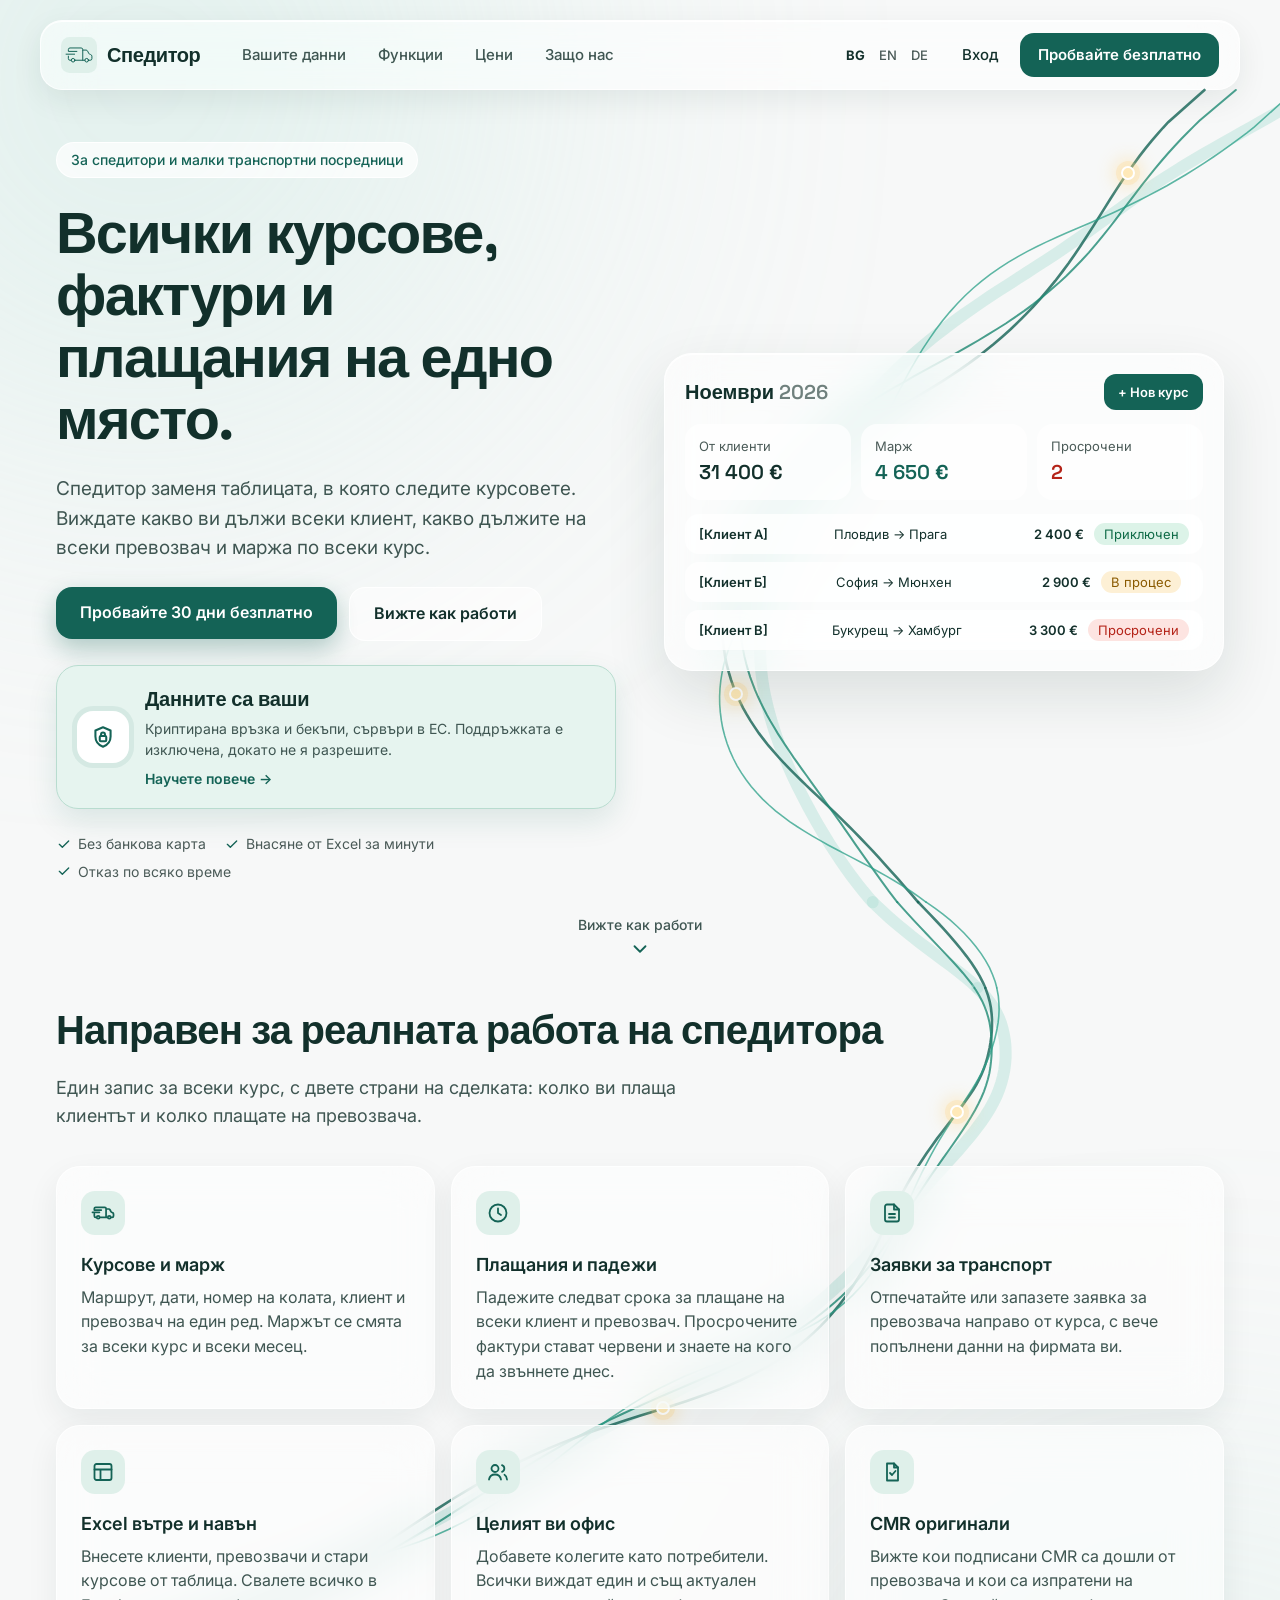
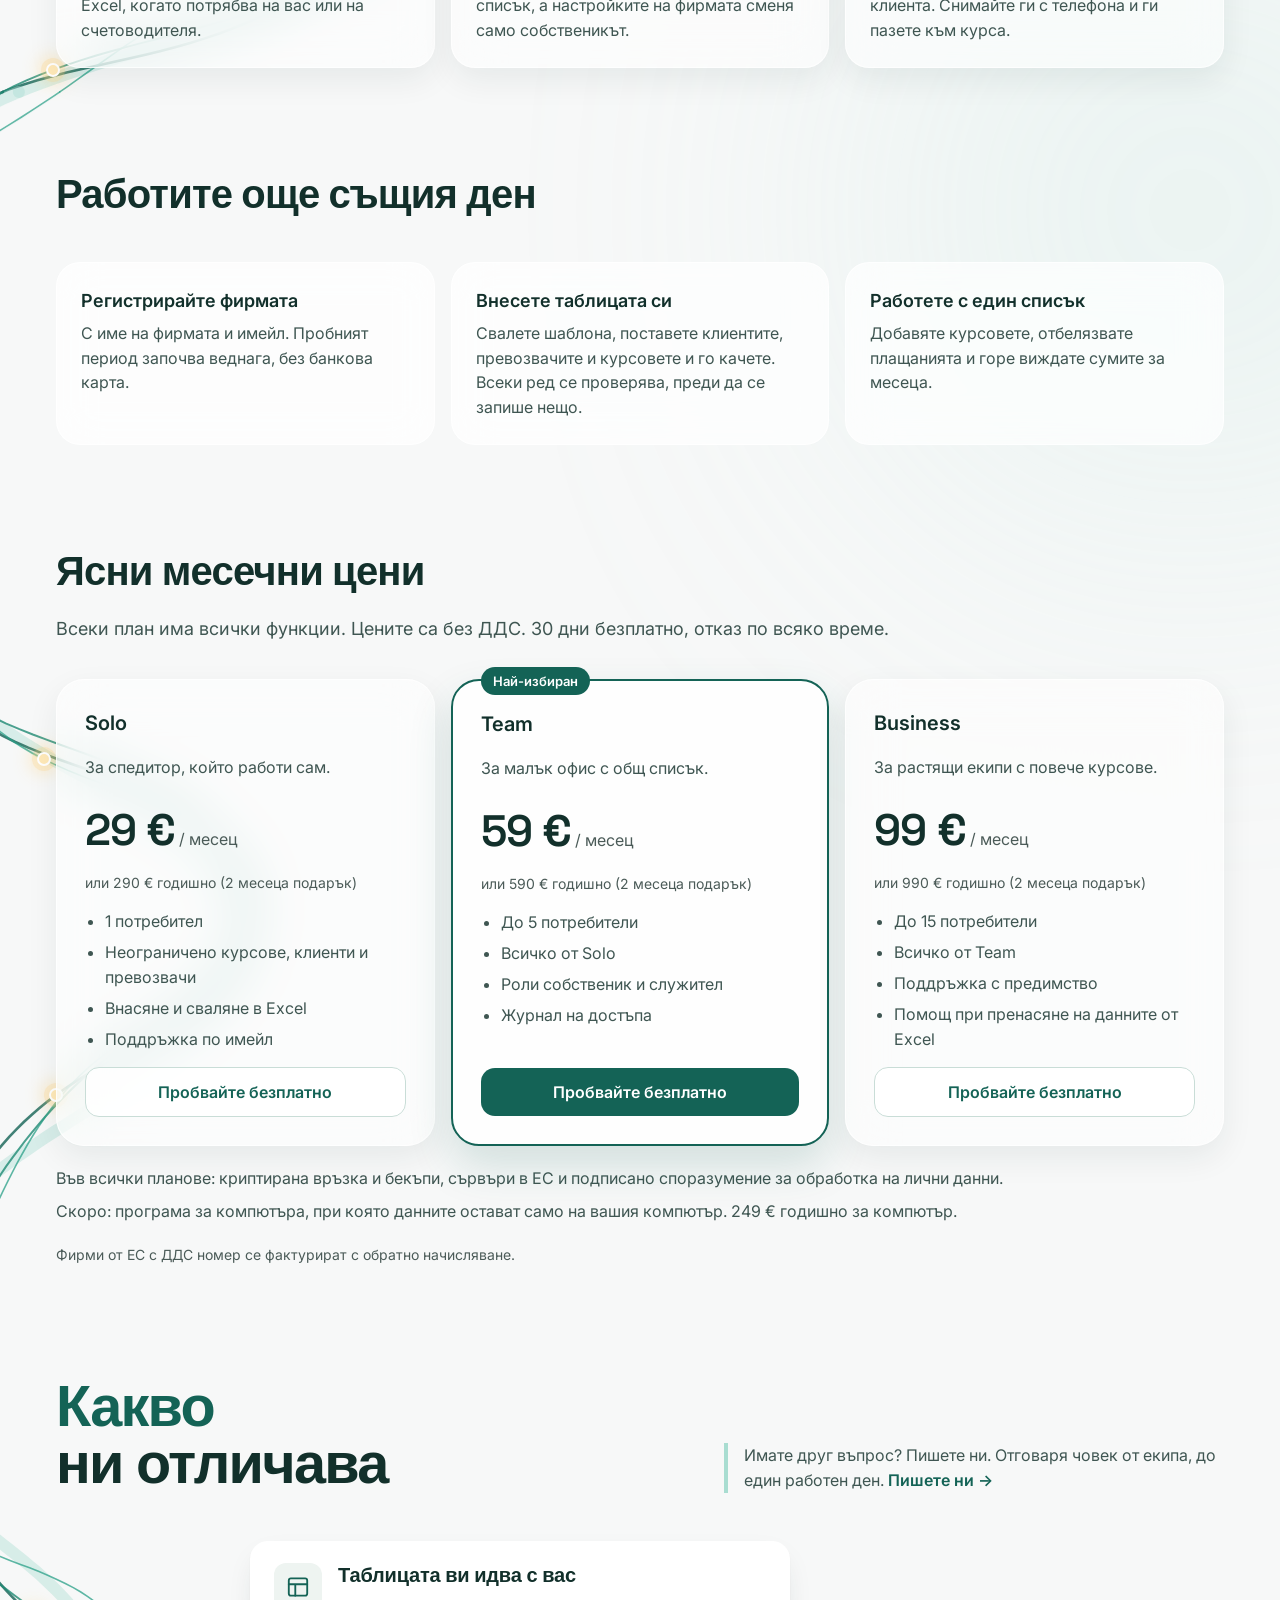
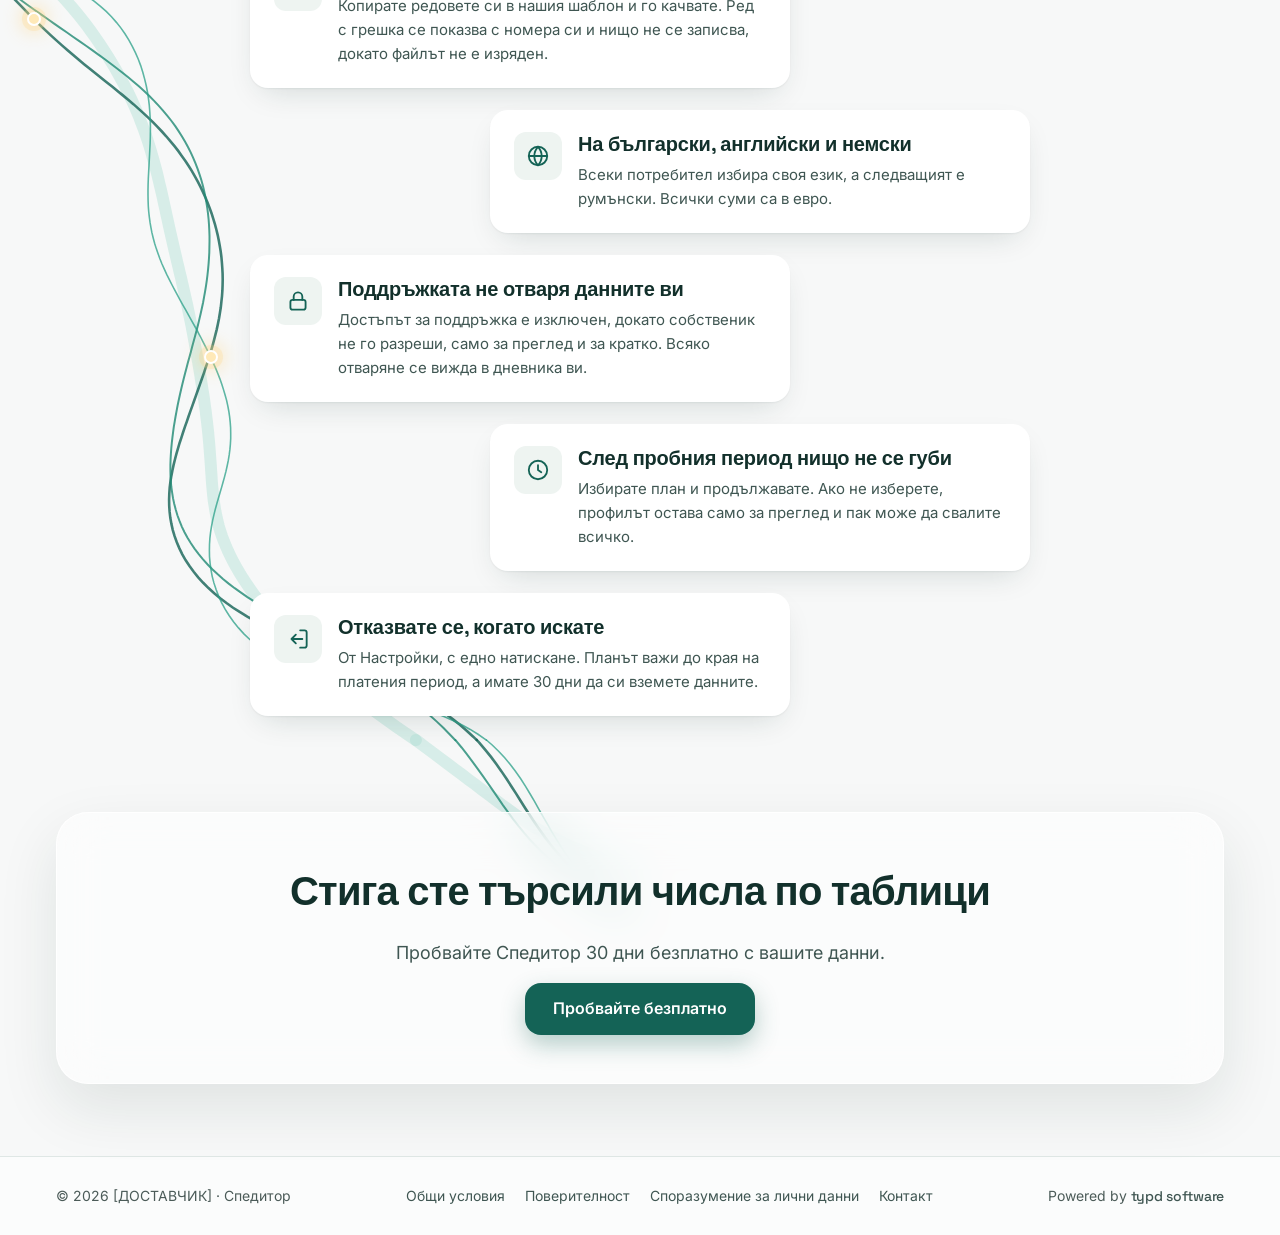
<file: bg/index.html>
<!doctype html>
<html lang="bg">
<head>
<meta charset="utf-8">
<meta name="viewport" content="width=device-width, initial-scale=1">
<title>Спедитор – Всички курсове, фактури и плащания на едно място</title>
<link href="https://fonts.googleapis.com/css2?family=Inter:wght@400;500;600&amp;family=Space+Grotesk:wght@500;600&amp;display=swap" rel="stylesheet">
<style>
body{margin:0}
html{scroll-behavior:smooth}
@keyframes cue{0%,100%{transform:translateY(0)}50%{transform:translateY(6px)}}
@keyframes rise{from{opacity:0;transform:translateY(28px)}to{opacity:1;transform:none}}
@keyframes float{0%,100%{transform:translateY(0)}50%{transform:translateY(-8px)}}
.cue-arrow{animation:cue 1.6s ease-in-out infinite}
.float{animation:float 7s ease-in-out infinite}
.data-card{transition:transform .2s ease, box-shadow .2s ease}.data-card:hover{transform:translateY(-2px);box-shadow:0 16px 36px rgba(20,99,86,0.18)}
@supports (animation-timeline: view()){.reveal{animation:rise linear both;animation-timeline:view();animation-range:entry 0% cover 22%}}
@media (prefers-reduced-motion: reduce){.cue-arrow,.float,.reveal{animation:none}html{scroll-behavior:auto}}
.wv{display:flex;flex-direction:column;gap:22px;max-width:780px;margin:0 auto}
.wv-card{width:540px}.wv-card:nth-child(even){align-self:flex-end}
.wv-card{position:relative;box-sizing:border-box;display:flex;gap:16px;align-items:flex-start;background:#ffffff;border-radius:18px;padding:22px 24px;box-shadow:0 1px 2px rgba(18,48,43,.06),0 12px 32px -12px rgba(18,48,43,.18)}
@supports (animation-timeline: view()){.wv-card{animation:rise linear both;animation-timeline:view();animation-range:entry 0% cover 22%}}
@media (prefers-reduced-motion: reduce){.wv-card{animation:none}}
.wv-ic{flex:none;width:48px;height:48px;border-radius:12px;background:#eef4f1;display:flex;align-items:center;justify-content:center}
.wv-card h3{margin:0 0 6px;font-family:'Space Grotesk',sans-serif;font-size:20px;font-weight:600;line-height:1.25;letter-spacing:-.01em;color:#12302b}
.wv-card p{margin:0;color:#3f5652;font-size:15px;line-height:1.6}
@media (max-width: 1100px){.wv{margin:0 auto;max-width:36rem}.wv-card{width:auto}.wv-card:nth-child(even){align-self:auto}.wv-card{animation:none}}
:has(> .seg-lines){isolation:isolate}
.seg-lines{position:absolute;top:0;left:50%;width:1440px;height:100%;transform:translateX(-50%);pointer-events:none;overflow:visible;z-index:-1}
.pl-dot{z-index:-1}
.pl-dot{position:absolute;width:10px;height:10px;margin:-7px 0 0 -7px;border-radius:50%;background:#ffe9b8;border:2px solid #ffffff;box-shadow:0 0 0 5px rgba(255,210,122,.22),0 0 18px 6px rgba(255,210,122,.45);pointer-events:none}
@media (max-width: 1100px){.seg-lines,.pl-dot{display:none}}
a{color:#146356;text-decoration:none}a:hover{color:#0f4f45}
</style>
</head>
<body>
<div style="position: relative; overflow: hidden; background: #f7f8f8; font-family: Inter, system-ui, sans-serif; color: #12302b; font-size: 16px; line-height: 1.55">
  <div aria-hidden="true" style="position: absolute; width: 760px; height: 760px; left: -240px; top: -300px; border-radius: 50%; background: #a9ddd1; filter: blur(170px); opacity: 0.28"></div>
  <div aria-hidden="true" style="position: absolute; width: 620px; height: 620px; right: -220px; top: 1500px; border-radius: 50%; background: #a9ddd1; filter: blur(170px); opacity: 0.2"></div>



  <!-- Header -->
  <header style="position: relative; max-width: 1200px; margin: 20px auto 0; padding: 12px 20px; border-radius: 22px; background: rgba(255,255,255,0.55); border: 1px solid rgba(255,255,255,0.75); box-shadow: 0 10px 30px rgba(18,48,43,0.08), inset 0 1px 0 rgba(255,255,255,0.9); backdrop-filter: blur(24px) saturate(160%); display: flex; flex-wrap: wrap; align-items: center; gap: 12px 28px; box-sizing: border-box; width: calc(100% - 32px)">
    <a href="/bg/" style="display: flex; align-items: center; gap: 10px; color: #12302b">
      <svg aria-hidden="true" width="36" height="36" viewBox="0 0 110 110"><rect width="110" height="110" rx="26" fill="#dff0ea"></rect><g transform="translate(-1.5 3.5)" fill="none" stroke="#146356" stroke-width="3" stroke-linecap="round" stroke-linejoin="round"><path d="M50 40.5H24V35a5 5 0 0 1 5-5h34a5 5 0 0 1 5 5v32.5"></path><path d="M17 49h26"></path><path d="M24 55v7.5a5 5 0 0 0 5 5h4"></path><path d="M44 67.5h30.5"></path><path d="M68 36.5h10.2c1.9 0 3.6 1.1 4.5 2.8l3.6 7.2c.8 1.6 2.3 2.7 4 3.1l1.6.4c2.3.6 4 2.7 4 5.1v7.4a5 5 0 0 1-5 5H85.5"></path><circle cx="38.5" cy="67.5" r="5.5"></circle><circle cx="80" cy="67.5" r="5.5"></circle></g></svg>
      <span style="font-family: 'Space Grotesk', sans-serif; font-weight: 600; font-size: 20px; letter-spacing: -0.02em">Спедитор</span>
    </a>
    <nav style="display: flex; flex-wrap: wrap; gap: 4px; flex-grow: 1; font-size: 15px; font-weight: 500">
      <a href="/bg/vashite-danni/" style="padding: 10px 14px; border-radius: 12px; color: #3f5652">Вашите данни</a>
      <a href="#features" style="padding: 10px 14px; border-radius: 12px; color: #3f5652">Функции</a>
      <a href="#pricing" style="padding: 10px 14px; border-radius: 12px; color: #3f5652">Цени</a>
      <a href="#why" style="padding: 10px 14px; border-radius: 12px; color: #3f5652">Защо нас</a>
    </nav>
    <div style="display: flex; align-items: center; gap: 8px; font-size: 15px; font-weight: 500">
      <nav aria-label="Език" style="display: flex; align-items: center; gap: 2px; padding: 0 6px; font-size: 13px">
        <a href="/bg/" lang="bg" aria-current="true" style="padding: 10px 6px; color: #12302b; font-weight: 700">BG</a>
        <a href="/" lang="en" style="padding: 10px 6px; color: #4b5b58">EN</a>
        <a href="/de/" lang="de" style="padding: 10px 6px; color: #4b5b58">DE</a>
      </nav>
      <a href="#" style="padding: 10px 14px; border-radius: 12px; color: #12302b">Вход</a>
      <a href="#" style="display: flex; align-items: center; height: 44px; padding: 0 18px; border-radius: 14px; background: #146356; color: #ffffff; font-weight: 600">Пробвайте безплатно</a>
    </div>
  </header>

  <!-- Hero -->
  <section style="position: relative; max-width: 1200px; margin: 0 auto; padding: 52px 16px 20px; box-sizing: border-box; display: grid; grid-template-columns: repeat(auto-fit, minmax(min(100%, 460px), 1fr)); gap: 48px; align-items: center">
    <svg class="seg-lines" aria-hidden="true" viewBox="0 0 1440 701" preserveAspectRatio="none"><polyline points="1394.7,0.0 1355.9,20.0 1348.7,23.5 1340.7,27.4 1332.1,31.6 1322.9,36.0 1313.4,40.7 1303.5,45.5 1293.5,50.4 1283.3,55.5 1273.2,60.6 1263.3,65.8 1253.5,71.0 1244.0,76.2 1234.8,81.4 1225.8,86.6 1217.1,91.8 1208.7,96.9 1200.4,102.1 1192.2,107.2 1184.0,112.3 1175.9,117.4 1167.7,122.5 1159.4,127.5 1150.9,132.5 1142.4,137.6 1133.7,142.6 1124.8,147.6 1115.8,152.6 1106.8,157.6 1097.6,162.7 1088.5,167.8 1079.3,172.9 1070.1,178.1 1061.1,183.3 1052.1,188.7 1043.2,194.0 1034.4,199.5 1025.8,205.1 1017.3,210.7 1009.0,216.5 1000.9,222.3 993.0,228.2 985.2,234.3 977.6,240.4 970.2,246.6 963.0,252.8 956.0,259.2 949.2,265.6 942.6,272.1 936.3,278.7 930.1,285.3 924.1,291.9 918.4,298.6 912.9,305.3 907.6,312.0 902.5,318.7 897.7,325.4 893.0,332.2 888.6,338.9 884.5,345.6 880.5,352.2 876.7,358.9 873.2,365.5 869.8,372.1 866.6,378.6 863.7,385.0 860.9,391.5 858.3,397.8 855.8,404.1 853.6,410.4 851.5,416.5 849.6,422.7 847.8,428.7 846.3,434.7 844.9,440.6 843.6,446.4 842.6,452.2 841.7,457.9 841.0,463.6 840.5,469.2 840.2,474.8 840.0,480.3 840.1,485.8 840.3,491.3 840.7,496.8 841.3,502.2 842.1,507.7 843.0,513.2 844.1,518.7 845.4,524.2 846.9,529.8 848.5,535.4 850.3,541.1 852.2,546.8 854.3,552.5 856.6,558.3 859.1,564.2 861.7,570.1 864.5,576.1 867.5,582.1 870.6,588.2 873.9,594.4 877.3,600.6 881.0,606.9 884.8,613.2 888.7,619.6 892.8,626.0 897.0,632.5 901.4,639.0 906.0,645.5 910.7,652.1 915.6,658.6 920.6,665.2 925.9,671.7 931.4,678.3 937.1,684.8 943.1,691.3 949.4,697.8 952.7,701.0" fill="none" stroke="#a9ddd1" stroke-width="12" stroke-linecap="round" opacity="0.4" vector-effect="non-scaling-stroke"></polyline><polyline points="1284.5,0.0 1248.2,27.8 1242.8,32.8 1237.2,38.3 1231.4,44.1 1225.5,50.4 1219.5,57.1 1213.6,64.0 1207.7,71.3 1201.8,78.7 1196.0,86.4 1190.3,94.1 1184.6,102.0 1178.8,109.9 1173.0,117.9 1167.1,125.8 1161.1,133.8 1154.9,141.7 1148.6,149.5 1142.0,157.2 1135.2,164.8 1128.1,172.3 1120.9,179.6 1113.5,186.7 1105.8,193.7 1098.0,200.4 1090.1,206.9 1082.0,213.2 1073.8,219.3 1065.4,225.1 1057.0,230.8 1048.5,236.2 1039.9,241.4 1031.2,246.4 1022.5,251.3 1013.7,256.0 1005.0,260.6 996.2,265.0 987.4,269.3 978.6,273.6 969.9,277.8 961.3,282.0 952.7,286.2 944.2,290.4 935.9,294.6 927.6,298.8 919.6,303.2 911.7,307.6 904.0,312.1 896.5,316.7 889.2,321.4 882.2,326.3 875.4,331.3 868.8,336.4 862.6,341.7 856.6,347.1 850.9,352.6 845.4,358.3 840.3,364.1 835.5,370.1 831.0,376.1 826.8,382.3 822.9,388.6 819.4,395.0 816.1,401.5 813.2,408.1 810.7,414.7 808.4,421.4 806.5,428.2 805.0,435.0 803.8,441.9 802.9,448.8 802.4,455.7 802.3,462.5 802.5,469.4 803.0,476.2 804.0,482.9 805.2,489.6 806.8,496.2 808.8,502.6 811.0,509.0 813.6,515.2 816.5,521.4 819.6,527.3 823.0,533.2 826.7,538.9 830.6,544.5 834.7,549.9 839.0,555.3 843.6,560.5 848.3,565.7 853.3,570.7 858.4,575.7 863.6,580.6 869.1,585.5 874.6,590.3 880.3,595.1 886.0,600.0 891.9,604.8 897.9,609.7 903.9,614.6 909.9,619.6 916.0,624.6 922.1,629.8 928.3,635.0 934.4,640.3 940.6,645.8 946.7,651.3 952.9,657.0 959.1,662.8 965.3,668.7 971.6,674.8 978.0,680.9 984.4,687.3 990.9,693.7 997.4,700.3 998.1,701.0" fill="none" stroke="#146356" stroke-width="2.6" stroke-linecap="round" opacity="0.8" vector-effect="non-scaling-stroke"></polyline><polyline points="1315.8,0.0 1279.4,26.6 1273.7,31.4 1267.6,36.7 1261.2,42.3 1254.7,48.3 1248.1,54.6 1241.4,61.3 1234.8,68.1 1228.2,75.1 1221.6,82.3 1215.2,89.6 1208.7,96.9 1202.3,104.2 1195.8,111.6 1189.3,118.9 1182.6,126.1 1175.8,133.2 1168.8,140.3 1161.5,147.2 1154.0,153.9 1146.3,160.5 1138.3,166.9 1130.0,173.1 1121.6,179.1 1113.0,185.0 1104.2,190.6 1095.2,196.0 1086.2,201.3 1077.0,206.3 1067.8,211.2 1058.6,216.0 1049.3,220.7 1040.1,225.2 1030.8,229.7 1021.6,234.1 1012.4,238.4 1003.3,242.7 994.2,247.0 985.3,251.4 976.4,255.7 967.7,260.2 959.1,264.6 950.6,269.2 942.4,273.9 934.3,278.6 926.4,283.5 918.8,288.5 911.4,293.7 904.2,298.9 897.4,304.3 890.7,309.9 884.4,315.5 878.3,321.4 872.6,327.3 867.1,333.3 862.0,339.5 857.1,345.7 852.6,352.1 848.3,358.5 844.4,365.0 840.7,371.6 837.4,378.2 834.4,384.9 831.6,391.6 829.2,398.3 827.0,405.0 825.1,411.7 823.5,418.4 822.2,425.1 821.2,431.8 820.5,438.4 820.0,445.0 819.8,451.5 819.9,458.0 820.3,464.3 821.0,470.7 821.9,476.9 823.1,483.0 824.5,489.1 826.2,495.0 828.1,500.9 830.2,506.7 832.6,512.3 835.1,517.9 837.9,523.5 840.8,528.9 843.9,534.3 847.1,539.6 850.5,544.9 854.1,550.1 857.7,555.3 861.6,560.5 865.5,565.7 869.6,570.9 873.7,576.2 878.0,581.4 882.4,586.8 886.9,592.1 891.4,597.6 896.1,603.2 900.8,608.8 905.6,614.5 910.5,620.4 915.4,626.4 920.4,632.4 925.4,638.6 930.5,644.9 935.6,651.3 940.9,657.8 946.2,664.3 951.7,671.0 957.2,677.7 963.0,684.5 968.8,691.4 974.9,698.3 977.2,701.0" fill="none" stroke="#1f8a74" stroke-width="2" stroke-linecap="round" opacity="0.8" vector-effect="non-scaling-stroke"></polyline><polyline points="1375.4,0.0 1334.4,31.8 1327.2,36.7 1319.5,41.7 1311.3,47.0 1302.6,52.3 1293.7,57.6 1284.5,62.9 1275.1,68.1 1265.7,73.1 1256.3,77.9 1246.9,82.6 1237.6,87.0 1228.4,91.2 1219.3,95.2 1210.2,99.0 1201.1,102.7 1192.1,106.3 1182.9,109.8 1173.8,113.2 1164.5,116.7 1155.1,120.1 1145.7,123.7 1136.2,127.3 1126.6,131.1 1117.0,135.1 1107.4,139.3 1097.9,143.8 1088.5,148.6 1079.3,153.7 1070.3,159.1 1061.6,164.9 1053.1,171.1 1045.0,177.6 1037.2,184.5 1029.7,191.7 1022.5,199.2 1015.7,207.0 1009.2,215.0 1002.9,223.2 997.0,231.6 991.3,240.1 985.8,248.7 980.6,257.3 975.5,265.8 970.5,274.3 965.7,282.8 961.0,291.0 956.3,299.1 951.7,307.0 947.1,314.7 942.5,322.2 937.9,329.4 933.3,336.3 928.7,343.0 924.0,349.5 919.2,355.7 914.5,361.6 909.6,367.3 904.7,372.9 899.7,378.2 894.7,383.4 889.6,388.5 884.5,393.4 879.4,398.3 874.2,403.1 869.1,407.9 863.9,412.6 858.8,417.5 853.7,422.3 848.6,427.2 843.7,432.2 838.9,437.3 834.3,442.6 829.8,447.9 825.5,453.4 821.5,459.1 817.7,464.9 814.2,470.9 811.1,477.1 808.3,483.3 805.8,489.8 803.7,496.3 802.1,502.9 800.8,509.7 800.0,516.5 799.6,523.3 799.7,530.2 800.3,537.0 801.3,543.9 802.7,550.7 804.7,557.4 807.1,564.1 810.0,570.6 813.3,577.0 817.1,583.3 821.4,589.4 826.1,595.3 831.2,601.1 836.7,606.6 842.6,612.0 848.9,617.1 855.5,622.1 862.4,626.8 869.6,631.4 877.0,635.7 884.7,639.9 892.5,644.0 900.4,647.9 908.5,651.8 916.6,655.5 924.9,659.3 933.1,663.0 941.4,666.7 949.8,670.5 958.1,674.5 966.4,678.5 974.7,682.7 983.0,687.1 991.2,691.8 999.3,696.7 1006.0,701.0" fill="none" stroke="#2aa088" stroke-width="1.6" stroke-linecap="round" opacity="0.75" vector-effect="non-scaling-stroke"></polyline></svg><span class="pl-dot" style="left: calc(50% + 488px); top: 10.168%"></span><span class="pl-dot" style="left: calc(50% + 96px); top: 74.373%"></span>
    <div style="display: flex; flex-direction: column; gap: 24px">
      <span style="align-self: flex-start; padding: 6px 14px; border-radius: 999px; background: rgba(255,255,255,0.7); border: 1px solid rgba(255,255,255,0.9); font-size: 14px; font-weight: 500; color: #146356">За спедитори и малки транспортни посредници</span>
      <h1 style="margin: 0; font-family: 'Space Grotesk', sans-serif; font-weight: 600; font-size: clamp(2.4rem, 5vw, 3.6rem); line-height: 1.08; letter-spacing: -0.03em">Всички курсове, фактури и плащания на едно място.</h1>
      <p style="margin: 0; font-size: 19px; color: #3f5652; max-width: 34rem">Спедитор заменя таблицата, в която следите курсовете. Виждате какво ви дължи всеки клиент, какво дължите на всеки превозвач и маржа по всеки курс.</p>
      <div style="display: flex; flex-wrap: wrap; gap: 12px">
        <a href="#" style="display: flex; align-items: center; height: 52px; padding: 0 24px; border-radius: 16px; background: #146356; color: #ffffff; font-weight: 600; font-size: 16px; box-shadow: 0 10px 24px rgba(20,99,86,0.3)">Пробвайте 30 дни безплатно</a>
        <a href="#how" style="display: flex; align-items: center; height: 52px; padding: 0 24px; border-radius: 16px; background: rgba(255,255,255,0.55); border: 1px solid rgba(255,255,255,0.85); color: #12302b; font-weight: 600; font-size: 16px">Вижте как работи</a>
      </div>
      <a href="/bg/vashite-danni/" class="data-card" style="position: relative; display: flex; align-items: center; gap: 16px; padding: 18px 20px; border-radius: 22px; background: #e6f4ef; border: 1px solid #b8dccf; color: #12302b; max-width: 36rem; box-shadow: 0 12px 30px rgba(20,99,86,0.12)">
        <span style="width: 52px; height: 52px; flex-shrink: 0; border-radius: 16px; background: #ffffff; display: flex; align-items: center; justify-content: center; box-shadow: 0 0 0 5px rgba(20,99,86,0.08)"><svg aria-hidden="true" width="26" height="26" viewBox="0 0 24 24" fill="none" stroke="#146356" stroke-width="1.9" stroke-linecap="round" stroke-linejoin="round"><path d="M12 3 5 6v5.5c0 4.3 2.9 7.9 7 9.5 4.1-1.6 7-5.2 7-9.5V6z"></path><rect x="9" y="11" width="6" height="5" rx="1"></rect><path d="M10.2 11V9.6a1.8 1.8 0 0 1 3.6 0V11"></path></svg></span>
        <span style="display: flex; flex-direction: column; gap: 3px">
          <strong style="font-family: 'Space Grotesk', sans-serif; font-size: 20px; font-weight: 600; letter-spacing: -0.01em">Данните са ваши</strong>
          <span style="font-size: 14px; color: #3f5652">Криптирана връзка и бекъпи, сървъри в ЕС. Поддръжката е изключена, докато не я разрешите.</span>
          <span style="margin-top: 4px; font-size: 14px; font-weight: 600; color: #146356">Научете повече →</span>
        </span>
      </a>
      <ul style="margin: 0; padding: 0; list-style: none; display: flex; flex-wrap: wrap; gap: 6px 18px; font-size: 14px; color: #4b5b58">
        <li style="display: flex; align-items: center; gap: 6px"><svg aria-hidden="true" width="16" height="16" viewBox="0 0 24 24" fill="none" stroke="#146356" stroke-width="2" stroke-linecap="round" stroke-linejoin="round"><path d="m5 12.5 4.5 4.5L19 7.5"></path></svg><span>Без банкова карта</span></li>
        <li style="display: flex; align-items: center; gap: 6px"><svg aria-hidden="true" width="16" height="16" viewBox="0 0 24 24" fill="none" stroke="#146356" stroke-width="2" stroke-linecap="round" stroke-linejoin="round"><path d="m5 12.5 4.5 4.5L19 7.5"></path></svg><span>Внасяне от Excel за минути</span></li>
        <li style="display: flex; align-items: center; gap: 6px"><svg aria-hidden="true" width="16" height="16" viewBox="0 0 24 24" fill="none" stroke="#146356" stroke-width="2" stroke-linecap="round" stroke-linejoin="round"><path d="m5 12.5 4.5 4.5L19 7.5"></path></svg><span>Отказ по всяко време</span></li>
      </ul>
    </div>

    <!-- Product preview -->
    <div class="float" role="img" aria-label="Преглед на списъка с курсове в Спедитор със сумите за месеца" style="padding: 20px; border-radius: 28px; background: rgba(255,255,255,0.55); border: 1px solid rgba(255,255,255,0.8); box-shadow: 0 24px 60px rgba(18,48,43,0.12), inset 0 1px 0 rgba(255,255,255,0.9); backdrop-filter: blur(24px) saturate(160%); display: flex; flex-direction: column; gap: 14px; font-size: 13px">
      <div style="display: flex; justify-content: space-between; align-items: center">
        <span style="font-family: 'Space Grotesk', sans-serif; font-weight: 600; font-size: 20px">Ноември <span style="color: #6f807d">2026</span></span>
        <span style="padding: 8px 14px; border-radius: 12px; background: #146356; color: #ffffff; font-weight: 600">+ Нов курс</span>
      </div>
      <div style="display: grid; grid-template-columns: repeat(3, minmax(0, 1fr)); gap: 10px">
        <div style="padding: 12px 14px; border-radius: 16px; background: rgba(255,255,255,0.7)"><div style="color: #4b5b58">От клиенти</div><div style="font-family: 'Space Grotesk', sans-serif; font-weight: 600; font-size: 20px">31 400 €</div></div>
        <div style="padding: 12px 14px; border-radius: 16px; background: rgba(255,255,255,0.7)"><div style="color: #4b5b58">Марж</div><div style="font-family: 'Space Grotesk', sans-serif; font-weight: 600; font-size: 20px; color: #146356">4 650 €</div></div>
        <div style="padding: 12px 14px; border-radius: 16px; background: rgba(255,255,255,0.7)"><div style="color: #4b5b58">Просрочени</div><div style="font-family: 'Space Grotesk', sans-serif; font-weight: 600; font-size: 20px; color: #b42318">2</div></div>
      </div>
      <div style="display: flex; flex-direction: column; gap: 8px">
        <div style="display: grid; grid-template-columns: 1.3fr 1.6fr 0.9fr 0.9fr; gap: 10px; align-items: center; padding: 10px 14px; border-radius: 14px; background: rgba(255,255,255,0.75)"><span style="font-weight: 600">[Клиент А]</span><span>Пловдив → Прага</span><span style="text-align: right; font-weight: 600">2 400 €</span><span><span style="padding: 3px 10px; border-radius: 999px; background: #dcf3e8; color: #0f6b47">Приключен</span></span></div>
        <div style="display: grid; grid-template-columns: 1.3fr 1.6fr 0.9fr 0.9fr; gap: 10px; align-items: center; padding: 10px 14px; border-radius: 14px; background: rgba(255,255,255,0.75)"><span style="font-weight: 600">[Клиент Б]</span><span>София → Мюнхен</span><span style="text-align: right; font-weight: 600">2 900 €</span><span><span style="padding: 3px 10px; border-radius: 999px; background: #fdf0d5; color: #8a5a00">В процес</span></span></div>
        <div style="display: grid; grid-template-columns: 1.3fr 1.6fr 0.9fr 0.9fr; gap: 10px; align-items: center; padding: 10px 14px; border-radius: 14px; background: rgba(255,255,255,0.75)"><span style="font-weight: 600">[Клиент В]</span><span>Букурещ → Хамбург</span><span style="text-align: right; font-weight: 600">3 300 €</span><span><span style="padding: 3px 10px; border-radius: 999px; background: #fde4e1; color: #b42318">Просрочени</span></span></div>
      </div>
    </div>
  </section>

  <!-- Scroll cue -->
  <div style="position: relative; display: flex; justify-content: center; padding: 4px 16px 20px">
    <svg class="seg-lines" aria-hidden="true" viewBox="0 0 1440 85" preserveAspectRatio="none"><polyline points="952.7,0.0 956.0,3.2 962.8,9.6 969.9,16.0 977.3,22.3 984.8,28.5 992.5,34.6 1000.3,40.6 1008.2,46.5 1015.9,52.3 1023.5,57.9 1030.8,63.3 1037.9,68.7 1044.5,73.9 1050.6,79.0 1056.2,84.0 1057.3,85.0" fill="none" stroke="#a9ddd1" stroke-width="12" stroke-linecap="round" opacity="0.4" vector-effect="non-scaling-stroke"></polyline><polyline points="998.1,0.0 1004.0,6.0 1010.5,12.7 1017.0,19.6 1023.4,26.5 1029.6,33.4 1035.6,40.3 1041.3,47.1 1046.6,53.9 1051.5,60.6 1055.9,67.2 1059.7,73.6 1063.0,79.9 1065.3,85.0" fill="none" stroke="#146356" stroke-width="2.6" stroke-linecap="round" opacity="0.8" vector-effect="non-scaling-stroke"></polyline><polyline points="977.2,0.0 981.1,4.3 987.4,11.3 993.8,18.2 1000.4,25.2 1006.9,32.0 1013.4,38.8 1019.8,45.5 1026.0,52.0 1032.0,58.3 1037.7,64.5 1042.9,70.4 1047.7,76.2 1052.1,81.8 1054.4,85.0" fill="none" stroke="#1f8a74" stroke-width="2" stroke-linecap="round" opacity="0.8" vector-effect="non-scaling-stroke"></polyline><polyline points="1006.0,0.0 1007.3,0.8 1015.2,6.3 1022.9,12.0 1030.3,18.0 1037.3,24.3 1044.0,30.8 1050.2,37.4 1056.0,44.3 1061.1,51.2 1065.6,58.2 1069.5,65.2 1072.6,72.2 1075.2,79.1 1076.8,85.0" fill="none" stroke="#2aa088" stroke-width="1.6" stroke-linecap="round" opacity="0.75" vector-effect="non-scaling-stroke"></polyline></svg>
    <a href="#features" style="display: inline-flex; flex-direction: column; align-items: center; gap: 2px; padding: 8px 14px; border-radius: 14px; font-size: 14px; font-weight: 500; color: #3f5652">
      <span>Вижте как работи</span>
      <svg class="cue-arrow" aria-hidden="true" width="22" height="22" viewBox="0 0 24 24" fill="none" stroke="#146356" stroke-width="2" stroke-linecap="round" stroke-linejoin="round"><path d="m6 9 6 6 6-6"></path></svg>
    </a>
  </div>

  <!-- Features -->
  <section id="features" style="position: relative; max-width: 1200px; margin: 0 auto; padding: 12px 16px 24px; box-sizing: border-box">
    <svg class="seg-lines" aria-hidden="true" viewBox="0 0 1440 679" preserveAspectRatio="none"><polyline points="1057.3,0.0 1061.3,3.9 1065.9,8.8 1069.9,13.7 1073.4,18.6 1076.3,23.6 1078.8,28.7 1080.9,33.8 1082.5,39.1 1083.8,44.5 1084.8,50.0 1085.4,55.6 1085.6,61.4 1085.6,67.2 1085.1,73.1 1084.3,79.2 1083.0,85.3 1081.3,91.5 1079.2,97.7 1076.5,104.1 1073.3,110.4 1069.6,116.9 1065.4,123.3 1060.7,129.9 1055.7,136.4 1050.3,142.9 1044.6,149.5 1038.8,156.0 1032.8,162.6 1026.7,169.0 1020.7,175.5 1014.7,181.9 1008.8,188.3 1003.1,194.6 997.5,200.9 992.0,207.1 986.6,213.3 981.3,219.5 976.1,225.6 970.9,231.7 965.7,237.7 960.4,243.8 955.1,249.8 949.6,255.7 944.1,261.6 938.4,267.5 932.6,273.3 926.7,279.0 920.5,284.7 914.3,290.3 907.8,295.8 901.2,301.3 894.5,306.7 887.6,312.0 880.4,317.3 873.2,322.5 865.7,327.7 858.0,332.8 850.2,337.9 842.1,342.9 833.8,347.9 825.2,352.9 816.5,357.9 807.5,362.8 798.3,367.8 788.8,372.8 779.0,377.8 769.1,382.9 758.8,388.0 748.4,393.2 737.7,398.5 726.7,403.9 715.5,409.4 704.1,415.0 692.4,420.8 680.6,426.8 668.5,432.9 656.2,439.2 643.7,445.6 631.0,452.2 618.1,459.0 605.1,465.9 591.8,473.0 578.5,480.1 564.9,487.4 551.3,494.8 537.5,502.2 523.6,509.7 509.6,517.1 495.6,524.6 481.4,532.0 467.2,539.3 453.0,546.5 438.8,553.6 424.5,560.5 410.3,567.2 396.0,573.8 381.7,580.2 367.5,586.4 353.3,592.3 339.1,598.1 324.9,603.7 310.6,609.1 296.3,614.3 282.0,619.3 267.5,624.2 253.0,629.0 238.4,633.6 223.7,638.2 208.9,642.7 194.0,647.2 179.2,651.7 164.5,656.2 149.9,660.8 135.5,665.5 121.5,670.4 108.0,675.4 98.9,679.0" fill="none" stroke="#a9ddd1" stroke-width="12" stroke-linecap="round" opacity="0.4" vector-effect="non-scaling-stroke"></polyline><polyline points="1065.3,0.0 1065.8,1.1 1068.0,7.1 1069.7,13.1 1070.9,18.9 1071.6,24.7 1072.0,30.4 1072.0,36.0 1071.8,41.6 1071.3,47.0 1070.5,52.5 1069.6,57.8 1068.4,63.0 1067.1,68.2 1065.5,73.2 1063.7,78.2 1061.6,83.2 1059.1,88.1 1056.4,93.1 1053.3,98.2 1049.8,103.3 1045.9,108.6 1041.7,114.2 1037.2,119.9 1032.4,125.9 1027.4,132.1 1022.3,138.6 1017.0,145.3 1011.8,152.3 1006.6,159.5 1001.5,166.8 996.5,174.2 991.7,181.8 987.1,189.4 982.7,197.1 978.5,204.7 974.4,212.4 970.5,220.1 966.6,227.7 962.7,235.3 958.9,242.9 955.0,250.3 951.0,257.8 946.9,265.1 942.7,272.3 938.2,279.5 933.6,286.5 928.7,293.5 923.6,300.3 918.3,306.9 912.6,313.5 906.7,319.9 900.5,326.1 894.0,332.2 887.2,338.1 880.0,343.8 872.5,349.4 864.7,354.7 856.5,359.9 847.9,364.9 839.0,369.6 829.7,374.2 820.1,378.6 810.1,382.8 799.8,386.9 789.1,390.8 778.1,394.6 766.8,398.3 755.2,402.0 743.4,405.6 731.3,409.2 719.0,412.9 706.5,416.8 693.7,420.7 680.9,424.9 667.8,429.3 654.7,434.0 641.4,439.0 628.1,444.3 614.7,450.1 601.3,456.2 587.8,462.7 574.2,469.6 560.7,476.9 547.1,484.5 533.5,492.4 520.0,500.7 506.4,509.1 492.8,517.7 479.3,526.4 465.7,535.2 452.1,543.9 438.5,552.5 424.9,561.0 411.3,569.2 397.6,577.2 384.0,584.8 370.2,592.1 356.4,599.0 342.5,605.4 328.4,611.5 314.3,617.1 300.0,622.3 285.5,627.1 270.8,631.5 255.9,635.6 240.8,639.5 225.5,643.1 210.0,646.6 194.4,649.9 178.8,653.3 163.1,656.6 147.6,660.1 132.4,663.8 117.5,667.8 103.0,672.0 89.2,676.5 82.7,679.0" fill="none" stroke="#146356" stroke-width="2.6" stroke-linecap="round" opacity="0.8" vector-effect="non-scaling-stroke"></polyline><polyline points="1054.4,0.0 1056.0,2.2 1059.3,7.5 1062.2,12.7 1064.6,17.9 1066.6,23.0 1068.2,28.2 1069.5,33.3 1070.4,38.6 1071.1,43.9 1071.5,49.2 1071.7,54.6 1071.7,60.1 1071.5,65.6 1071.0,71.1 1070.3,76.7 1069.3,82.4 1067.9,88.1 1066.1,93.8 1064.0,99.7 1061.4,105.6 1058.4,111.7 1055.0,117.9 1051.2,124.2 1047.1,130.6 1042.6,137.2 1037.9,143.9 1033.0,150.7 1027.9,157.7 1022.8,164.6 1017.7,171.7 1012.6,178.7 1007.6,185.8 1002.7,192.9 997.9,199.9 993.2,206.9 988.5,213.9 983.9,220.8 979.4,227.6 974.8,234.4 970.2,241.1 965.4,247.8 960.6,254.3 955.6,260.8 950.4,267.2 945.1,273.4 939.5,279.6 933.8,285.6 927.8,291.5 921.6,297.3 915.2,302.9 908.5,308.4 901.7,313.8 894.6,319.0 887.2,324.1 879.7,329.1 871.8,333.9 863.8,338.7 855.5,343.3 846.9,347.8 838.1,352.3 829.0,356.6 819.7,360.9 810.1,365.2 800.3,369.4 790.2,373.6 780.0,377.9 769.4,382.2 758.7,386.6 747.8,391.1 736.7,395.8 725.4,400.6 713.9,405.7 702.2,410.9 690.4,416.4 678.4,422.2 666.3,428.3 654.0,434.7 641.6,441.4 629.1,448.3 616.4,455.6 603.6,463.1 590.7,470.8 577.7,478.7 564.5,486.8 551.2,495.0 537.7,503.2 524.2,511.5 510.5,519.7 496.7,527.8 482.8,535.8 468.8,543.5 454.7,551.0 440.5,558.2 426.3,565.1 411.9,571.7 397.5,577.9 383.1,583.8 368.6,589.4 354.1,594.6 339.5,599.5 324.9,604.1 310.2,608.5 295.5,612.6 280.7,616.6 265.9,620.5 251.0,624.3 236.0,628.1 221.0,631.9 206.0,635.8 191.1,639.8 176.2,643.9 161.4,648.3 147.0,652.9 132.8,657.7 119.1,662.8 106.0,668.1 93.5,673.7 83.0,679.0" fill="none" stroke="#1f8a74" stroke-width="2" stroke-linecap="round" opacity="0.8" vector-effect="non-scaling-stroke"></polyline><polyline points="1076.8,0.0 1077.0,1.0 1078.3,7.7 1078.9,14.4 1079.1,20.9 1078.8,27.2 1078.1,33.4 1077.0,39.5 1075.7,45.4 1074.2,51.1 1072.4,56.6 1070.6,62.0 1068.5,67.2 1066.3,72.3 1063.9,77.3 1061.4,82.2 1058.6,87.1 1055.7,92.1 1052.5,97.2 1049.0,102.4 1045.3,107.9 1041.4,113.6 1037.2,119.6 1032.9,125.9 1028.5,132.6 1024.0,139.5 1019.4,146.8 1014.9,154.3 1010.5,162.0 1006.2,169.9 1002.0,177.9 997.9,186.0 994.0,194.2 990.2,202.3 986.5,210.4 982.9,218.4 979.2,226.4 975.5,234.2 971.7,241.9 967.7,249.4 963.6,256.8 959.2,263.9 954.5,270.8 949.6,277.6 944.3,284.0 938.7,290.2 932.8,296.2 926.6,301.9 919.9,307.3 913.0,312.4 905.7,317.3 898.1,321.9 890.1,326.3 881.9,330.4 873.3,334.4 864.5,338.2 855.4,341.8 846.0,345.3 836.4,348.7 826.6,352.1 816.6,355.5 806.5,359.0 796.2,362.6 785.7,366.4 775.2,370.4 764.6,374.6 754.0,379.3 743.3,384.3 732.5,389.7 721.7,395.6 710.9,401.9 700.0,408.8 689.0,416.0 678.0,423.7 666.8,431.8 655.5,440.1 644.0,448.8 632.3,457.6 620.4,466.4 608.2,475.2 595.8,483.9 583.0,492.4 569.9,500.5 556.4,508.3 542.6,515.5 528.4,522.3 513.9,528.5 499.1,534.1 484.0,539.2 468.6,543.7 453.1,547.9 437.4,551.6 421.7,555.1 406.0,558.4 390.3,561.6 374.7,564.9 359.3,568.3 344.1,572.0 329.2,576.1 314.5,580.5 300.2,585.4 286.2,590.8 272.4,596.7 259.0,603.2 245.8,610.1 232.8,617.4 220.0,625.1 207.4,633.2 195.0,641.4 182.6,649.8 170.4,658.1 158.3,666.4 146.4,674.6 139.8,679.0" fill="none" stroke="#2aa088" stroke-width="1.6" stroke-linecap="round" opacity="0.75" vector-effect="non-scaling-stroke"></polyline></svg><span class="pl-dot" style="left: calc(50% + 317px); top: 17.657%"></span><span class="pl-dot" style="left: calc(50% + 23px); top: 59.733%"></span><span class="pl-dot" style="left: calc(50% + -587px); top: 96.860%"></span>
    <h2 style="margin: 0 0 12px; font-family: 'Space Grotesk', sans-serif; font-weight: 600; font-size: clamp(1.8rem, 3.5vw, 2.5rem); letter-spacing: -0.02em">Направен за реалната работа на спедитора</h2>
    <p style="margin: 0 0 36px; font-size: 18px; color: #3f5652; max-width: 40rem">Един запис за всеки курс, с двете страни на сделката: колко ви плаща клиентът и колко плащате на превозвача.</p>
    <div style="display: grid; grid-template-columns: repeat(auto-fit, minmax(min(100%, 320px), 1fr)); gap: 16px">
      <div class="reveal" style="padding: 24px; border-radius: 24px; background: rgba(255,255,255,0.55); border: 1px solid rgba(255,255,255,0.75); box-shadow: 0 12px 32px rgba(18,48,43,0.07); backdrop-filter: blur(24px)">
        <span style="width: 44px; height: 44px; border-radius: 14px; background: #dff0ea; color: #146356; display: flex; align-items: center; justify-content: center"><svg aria-hidden="true" width="24" height="24" viewBox="11.5 6.5 90 90" fill="none" stroke="currentColor" stroke-width="6.5" stroke-linecap="round" stroke-linejoin="round"><path d="M50 40.5H24V35a5 5 0 0 1 5-5h34a5 5 0 0 1 5 5v32.5M17 49h26M24 55v7.5a5 5 0 0 0 5 5h4M44 67.5h30.5M68 36.5h10.2c1.9 0 3.6 1.1 4.5 2.8l3.6 7.2c.8 1.6 2.3 2.7 4 3.1l1.6.4c2.3.6 4 2.7 4 5.1v7.4a5 5 0 0 1-5 5H85.5M33 67.5a5.5 5.5 0 1 0 11 0a5.5 5.5 0 1 0-11 0M74.5 67.5a5.5 5.5 0 1 0 11 0a5.5 5.5 0 1 0-11 0"></path></svg></span>
        <h3 style="margin: 16px 0 6px; font-size: 18px; font-weight: 600">Курсове и марж</h3>
        <p style="margin: 0; color: #3f5652">Маршрут, дати, номер на колата, клиент и превозвач на един ред. Маржът се смята за всеки курс и всеки месец.</p>
      </div>
      <div class="reveal" style="padding: 24px; border-radius: 24px; background: rgba(255,255,255,0.55); border: 1px solid rgba(255,255,255,0.75); box-shadow: 0 12px 32px rgba(18,48,43,0.07); backdrop-filter: blur(24px)">
        <span style="width: 44px; height: 44px; border-radius: 14px; background: #dff0ea; color: #146356; display: flex; align-items: center; justify-content: center"><svg aria-hidden="true" width="24" height="24" viewBox="0 0 24 24" fill="none" stroke="currentColor" stroke-width="1.8" stroke-linecap="round" stroke-linejoin="round"><circle cx="12" cy="12" r="8.5"></circle><path d="M12 7.5V12l3 2"></path></svg></span>
        <h3 style="margin: 16px 0 6px; font-size: 18px; font-weight: 600">Плащания и падежи</h3>
        <p style="margin: 0; color: #3f5652">Падежите следват срока за плащане на всеки клиент и превозвач. Просрочените фактури стават червени и знаете на кого да звъннете днес.</p>
      </div>
      <div class="reveal" style="padding: 24px; border-radius: 24px; background: rgba(255,255,255,0.55); border: 1px solid rgba(255,255,255,0.75); box-shadow: 0 12px 32px rgba(18,48,43,0.07); backdrop-filter: blur(24px)">
        <span style="width: 44px; height: 44px; border-radius: 14px; background: #dff0ea; color: #146356; display: flex; align-items: center; justify-content: center"><svg aria-hidden="true" width="24" height="24" viewBox="0 0 24 24" fill="none" stroke="currentColor" stroke-width="1.8" stroke-linecap="round" stroke-linejoin="round"><path d="M14 3.5H7a2 2 0 0 0-2 2v13a2 2 0 0 0 2 2h10a2 2 0 0 0 2-2v-10z"></path><path d="M14 3.5v5h5M9 13h6M9 16.5h6"></path></svg></span>
        <h3 style="margin: 16px 0 6px; font-size: 18px; font-weight: 600">Заявки за транспорт</h3>
        <p style="margin: 0; color: #3f5652">Отпечатайте или запазете заявка за превозвача направо от курса, с вече попълнени данни на фирмата ви.</p>
      </div>
      <div class="reveal" style="padding: 24px; border-radius: 24px; background: rgba(255,255,255,0.55); border: 1px solid rgba(255,255,255,0.75); box-shadow: 0 12px 32px rgba(18,48,43,0.07); backdrop-filter: blur(24px)">
        <span style="width: 44px; height: 44px; border-radius: 14px; background: #dff0ea; color: #146356; display: flex; align-items: center; justify-content: center"><svg aria-hidden="true" width="24" height="24" viewBox="0 0 24 24" fill="none" stroke="currentColor" stroke-width="1.8" stroke-linecap="round" stroke-linejoin="round"><rect x="3.5" y="4" width="17" height="16" rx="2"></rect><path d="M3.5 9.5h17M9.5 9.5V20"></path></svg></span>
        <h3 style="margin: 16px 0 6px; font-size: 18px; font-weight: 600">Excel вътре и навън</h3>
        <p style="margin: 0; color: #3f5652">Внесете клиенти, превозвачи и стари курсове от таблица. Свалете всичко в Excel, когато потрябва на вас или на счетоводителя.</p>
      </div>
      <div class="reveal" style="padding: 24px; border-radius: 24px; background: rgba(255,255,255,0.55); border: 1px solid rgba(255,255,255,0.75); box-shadow: 0 12px 32px rgba(18,48,43,0.07); backdrop-filter: blur(24px)">
        <span style="width: 44px; height: 44px; border-radius: 14px; background: #dff0ea; color: #146356; display: flex; align-items: center; justify-content: center"><svg aria-hidden="true" width="24" height="24" viewBox="0 0 24 24" fill="none" stroke="currentColor" stroke-width="1.8" stroke-linecap="round" stroke-linejoin="round"><circle cx="9" cy="8.5" r="3.5"></circle><path d="M3 19.5c.6-3.2 3-5 6-5s5.4 1.8 6 5M16 5.2a3.5 3.5 0 0 1 0 6.6M18.5 14.8c1.4.8 2.3 2.4 2.5 4.7"></path></svg></span>
        <h3 style="margin: 16px 0 6px; font-size: 18px; font-weight: 600">Целият ви офис</h3>
        <p style="margin: 0; color: #3f5652">Добавете колегите като потребители. Всички виждат един и същ актуален списък, а настройките на фирмата сменя само собственикът.</p>
      </div>
      <div class="reveal" style="padding: 24px; border-radius: 24px; background: rgba(255,255,255,0.55); border: 1px solid rgba(255,255,255,0.75); box-shadow: 0 12px 32px rgba(18,48,43,0.07); backdrop-filter: blur(24px)">
        <span style="width: 44px; height: 44px; border-radius: 14px; background: #dff0ea; color: #146356; display: flex; align-items: center; justify-content: center"><svg aria-hidden="true" width="24" height="24" viewBox="0 0 24 24" fill="none" stroke="currentColor" stroke-width="1.8" stroke-linecap="round" stroke-linejoin="round"><path d="M7 3.5h7l4 4v13H7z"></path><path d="M14 3.5v4h4M10 13l2 2 3.5-4"></path></svg></span>
        <h3 style="margin: 16px 0 6px; font-size: 18px; font-weight: 600">CMR оригинали</h3>
        <p style="margin: 0; color: #3f5652">Вижте кои подписани CMR са дошли от превозвача и кои са изпратени на клиента. Снимайте ги с телефона и ги пазете към курса.</p>
      </div>
    </div>
  </section>

  <!-- How it works -->
  <section id="how" style="position: relative; max-width: 1200px; margin: 0 auto; padding: 72px 16px 24px; box-sizing: border-box">
    <svg class="seg-lines" aria-hidden="true" viewBox="0 0 1440 378" preserveAspectRatio="none"><polyline points="98.9,0.0 95.0,1.5 82.7,6.9 71.1,12.5 60.5,18.2 50.7,24.2 42.0,30.3 34.2,36.6 27.5,43.0 21.8,49.4 17.0,55.9 13.2,62.5 10.1,69.0 7.9,75.5 6.3,82.0 5.3,88.4 4.8,94.7 4.7,100.9 4.9,107.1 5.4,113.2 6.1,119.3 7.0,125.3 8.1,131.3 9.3,137.3 10.5,143.3 11.8,149.2 13.2,155.2 14.7,161.1 16.2,167.1 17.7,173.0 19.3,178.9 20.9,184.9 22.4,190.8 24.0,196.8 25.6,202.8 27.1,208.7 28.6,214.7 30.0,220.7 31.4,226.7 32.7,232.7 33.9,238.7 35.1,244.8 36.2,250.8 37.2,256.8 38.1,262.9 39.0,268.9 39.7,275.0 40.4,281.0 41.0,287.1 41.5,293.1 41.9,299.1 42.3,305.1 42.5,311.1 42.7,317.1 42.9,323.1 42.9,329.0 42.9,334.9 42.8,340.7 42.6,346.6 42.3,352.4 42.0,358.2 41.6,363.9 41.2,369.7 40.6,375.4 40.3,378.0" fill="none" stroke="#a9ddd1" stroke-width="12" stroke-linecap="round" opacity="0.4" vector-effect="non-scaling-stroke"></polyline><polyline points="82.7,0.0 76.1,2.5 63.9,7.8 52.7,13.4 42.5,19.4 33.4,25.7 25.5,32.3 18.7,39.1 13.0,46.0 8.4,53.0 4.8,60.0 2.2,67.0 0.4,74.0 -0.6,80.8 -0.9,87.5 -0.7,94.1 -0.1,100.5 1.0,106.9 2.4,113.1 4.1,119.2 5.9,125.2 7.9,131.1 10.1,137.0 12.3,142.9 14.7,148.7 17.1,154.6 19.5,160.4 22.0,166.2 24.5,172.1 27.0,177.9 29.5,183.8 31.9,189.7 34.3,195.6 36.7,201.6 39.0,207.6 41.2,213.6 43.3,219.6 45.3,225.7 47.2,231.7 48.9,237.8 50.5,244.0 52.0,250.1 53.3,256.2 54.5,262.4 55.5,268.6 56.3,274.7 57.0,280.9 57.6,287.0 57.9,293.1 58.2,299.2 58.3,305.3 58.2,311.4 58.0,317.4 57.7,323.4 57.2,329.4 56.6,335.3 55.8,341.2 54.9,347.0 54.0,352.8 52.8,358.6 51.6,364.3 50.2,370.0 48.8,375.7 48.1,378.0" fill="none" stroke="#146356" stroke-width="2.6" stroke-linecap="round" opacity="0.8" vector-effect="non-scaling-stroke"></polyline><polyline points="83.0,0.0 81.8,0.6 71.0,6.7 61.1,13.0 52.3,19.5 44.5,26.2 37.8,32.9 32.1,39.7 27.5,46.6 23.9,53.4 21.1,60.3 19.2,67.0 18.1,73.7 17.6,80.3 17.6,86.8 18.1,93.2 19.0,99.5 20.1,105.7 21.5,111.8 23.0,117.9 24.7,123.9 26.4,129.8 28.1,135.7 29.9,141.5 31.6,147.4 33.4,153.2 35.1,159.0 36.8,164.8 38.5,170.7 40.1,176.6 41.6,182.5 43.1,188.4 44.5,194.4 45.7,200.4 46.9,206.5 48.0,212.6 48.9,218.7 49.8,224.8 50.4,231.0 51.0,237.2 51.4,243.4 51.6,249.6 51.7,255.8 51.6,262.0 51.4,268.2 51.1,274.4 50.6,280.5 50.0,286.6 49.3,292.8 48.4,298.8 47.5,304.9 46.4,310.9 45.2,316.9 44.0,322.8 42.6,328.7 41.2,334.5 39.7,340.3 38.1,346.1 36.5,351.8 34.8,357.4 33.1,363.1 31.3,368.7 29.4,374.3 28.2,378.0" fill="none" stroke="#1f8a74" stroke-width="2" stroke-linecap="round" opacity="0.8" vector-effect="non-scaling-stroke"></polyline><polyline points="139.8,0.0 134.7,3.4 123.3,11.0 112.2,18.2 101.6,25.1 91.4,31.5 81.7,37.5 72.6,43.2 64.2,48.6 56.4,53.7 49.4,58.6 42.9,63.4 37.1,68.2 31.9,72.9 27.2,77.7 23.0,82.5 19.2,87.5 15.8,92.7 12.7,98.0 9.8,103.4 7.2,109.1 4.7,114.8 2.4,120.7 0.3,126.7 -1.7,132.9 -3.5,139.0 -5.2,145.3 -6.7,151.5 -8.0,157.8 -9.1,164.1 -10.1,170.3 -10.8,176.6 -11.4,182.8 -11.8,188.9 -11.9,195.0 -11.9,201.0 -11.7,207.0 -11.3,212.9 -10.7,218.7 -9.9,224.5 -8.9,230.3 -7.8,236.0 -6.6,241.7 -5.1,247.4 -3.6,253.2 -1.9,258.9 -0.0,264.6 1.9,270.3 3.9,276.1 6.1,281.9 8.3,287.7 10.6,293.5 13.0,299.4 15.4,305.3 17.8,311.1 20.3,317.0 22.8,322.9 25.2,328.9 27.6,334.8 30.0,340.7 32.3,346.6 34.6,352.5 36.7,358.4 38.8,364.3 40.7,370.2 42.5,376.1 43.1,378.0" fill="none" stroke="#2aa088" stroke-width="1.6" stroke-linecap="round" opacity="0.75" vector-effect="non-scaling-stroke"></polyline></svg>
    <h2 style="margin: 0 0 36px; font-family: 'Space Grotesk', sans-serif; font-weight: 600; font-size: clamp(1.8rem, 3.5vw, 2.5rem); letter-spacing: -0.02em">Работите още същия ден</h2>
    <ol style="margin: 0; padding: 0; list-style: none; display: grid; grid-template-columns: repeat(auto-fit, minmax(min(100%, 320px), 1fr)); gap: 16px">
      <li class="reveal" style="padding: 24px; border-radius: 24px; background: rgba(255,255,255,0.72); backdrop-filter: blur(20px) saturate(150%); border: 1px solid rgba(255,255,255,0.75)">
        <h3 style="margin: 0 0 6px; font-size: 18px; font-weight: 600">Регистрирайте фирмата</h3>
        <p style="margin: 0; color: #3f5652">С име на фирмата и имейл. Пробният период започва веднага, без банкова карта.</p>
      </li>
      <li class="reveal" style="padding: 24px; border-radius: 24px; background: rgba(255,255,255,0.72); backdrop-filter: blur(20px) saturate(150%); border: 1px solid rgba(255,255,255,0.75)">
        <h3 style="margin: 0 0 6px; font-size: 18px; font-weight: 600">Внесете таблицата си</h3>
        <p style="margin: 0; color: #3f5652">Свалете шаблона, поставете клиентите, превозвачите и курсовете и го качете. Всеки ред се проверява, преди да се запише нещо.</p>
      </li>
      <li class="reveal" style="padding: 24px; border-radius: 24px; background: rgba(255,255,255,0.72); backdrop-filter: blur(20px) saturate(150%); border: 1px solid rgba(255,255,255,0.75)">
        <h3 style="margin: 0 0 6px; font-size: 18px; font-weight: 600">Работете с един списък</h3>
        <p style="margin: 0; color: #3f5652">Добавяте курсовете, отбелязвате плащанията и горе виждате сумите за месеца.</p>
      </li>
    </ol>
  </section>

  <!-- Pricing -->
  <section id="pricing" style="position: relative; z-index: 1; max-width: 1200px; margin: 0 auto; padding: 72px 16px 24px; box-sizing: border-box">
    <svg class="seg-lines" aria-hidden="true" viewBox="0 0 1440 719" preserveAspectRatio="none"><polyline points="40.3,0.0 40.0,3.1 39.3,8.8 38.5,14.5 37.7,20.3 36.8,26.0 35.9,31.7 34.9,37.5 33.8,43.2 32.7,49.0 31.6,54.8 30.5,60.6 29.3,66.4 28.1,72.3 26.9,78.1 25.8,84.0 24.6,89.9 23.4,95.8 22.3,101.7 21.3,107.7 20.3,113.7 19.5,119.7 18.8,125.8 18.3,132.0 18.2,138.2 18.4,144.5 19.1,150.9 20.3,157.3 22.2,163.8 24.8,170.4 28.2,177.0 32.5,183.7 37.7,190.5 43.9,197.2 51.0,204.0 59.1,210.7 68.1,217.4 77.8,224.1 88.2,230.6 99.2,237.0 110.7,243.3 122.5,249.5 134.4,255.5 146.5,261.4 158.4,267.1 170.2,272.7 181.7,278.2 192.9,283.6 203.7,288.9 214.1,294.2 224.1,299.4 233.6,304.6 242.7,309.8 251.3,315.0 259.4,320.2 267.1,325.5 274.3,330.9 281.1,336.4 287.4,342.0 293.1,347.7 298.4,353.5 303.1,359.4 307.2,365.4 310.8,371.6 313.8,377.9 316.2,384.3 318.0,390.8 319.1,397.3 319.7,403.9 319.6,410.6 319.0,417.3 317.7,424.1 315.9,430.8 313.4,437.5 310.5,444.2 307.0,450.8 303.0,457.4 298.5,463.9 293.6,470.4 288.1,476.8 282.3,483.0 276.0,489.2 269.4,495.3 262.4,501.2 255.0,507.1 247.4,512.9 239.4,518.5 231.3,524.0 222.9,529.5 214.4,534.8 205.7,540.1 196.9,545.3 188.0,550.4 179.1,555.5 170.1,560.5 161.2,565.5 152.2,570.5 143.4,575.5 134.5,580.4 125.8,585.4 117.1,590.5 108.5,595.6 100.1,600.7 91.8,606.0 83.6,611.3 75.7,616.7 68.0,622.3 60.5,627.9 53.4,633.7 46.6,639.6 40.2,645.6 34.2,651.7 28.7,657.9 23.7,664.2 19.2,670.5 15.2,676.9 11.7,683.3 8.8,689.6 6.3,695.9 4.3,702.2 2.8,708.4 1.6,714.6 1.0,719.0" fill="none" stroke="#a9ddd1" stroke-width="12" stroke-linecap="round" opacity="0.4" vector-effect="non-scaling-stroke"></polyline><polyline points="48.1,0.0 47.2,3.4 45.5,9.1 43.7,14.8 41.8,20.5 39.8,26.1 37.7,31.8 35.5,37.5 33.3,43.2 31.0,48.9 28.7,54.7 26.4,60.4 24.0,66.1 21.7,71.9 19.4,77.7 17.1,83.5 14.8,89.3 12.6,95.2 10.5,101.1 8.6,107.1 6.8,113.1 5.2,119.2 3.9,125.5 2.9,131.9 2.4,138.4 2.3,145.0 2.9,151.9 4.2,158.8 6.3,165.9 9.2,173.1 13.2,180.3 18.2,187.6 24.3,194.8 31.5,201.8 39.8,208.8 49.2,215.4 59.5,221.8 70.7,227.9 82.7,233.7 95.3,239.1 108.3,244.1 121.8,248.9 135.4,253.3 149.0,257.6 162.5,261.6 175.9,265.5 188.9,269.4 201.5,273.2 213.7,277.1 225.4,281.1 236.6,285.2 247.2,289.6 257.3,294.1 266.8,298.9 275.7,304.0 284.1,309.3 291.9,315.0 299.0,320.9 305.6,327.2 311.5,333.7 316.8,340.5 321.4,347.5 325.3,354.7 328.5,362.1 331.0,369.6 332.7,377.2 333.7,384.8 333.9,392.3 333.4,399.9 332.2,407.2 330.2,414.5 327.5,421.5 324.2,428.4 320.3,435.0 315.8,441.3 310.7,447.5 305.0,453.3 298.9,458.9 292.4,464.3 285.3,469.4 278.0,474.4 270.2,479.1 262.1,483.7 253.7,488.2 245.1,492.6 236.3,496.9 227.3,501.1 218.1,505.4 208.9,509.7 199.5,514.1 190.2,518.5 180.9,523.1 171.7,527.8 162.6,532.6 153.6,537.7 144.8,542.9 136.1,548.3 127.7,553.9 119.5,559.8 111.5,565.8 103.8,572.0 96.4,578.5 89.2,585.1 82.4,591.8 75.8,598.7 69.6,605.7 63.8,612.8 58.3,620.0 53.2,627.2 48.6,634.4 44.4,641.6 40.6,648.7 37.4,655.8 34.6,662.8 32.4,669.6 30.6,676.4 29.3,683.0 28.4,689.5 28.0,695.8 27.9,702.1 28.2,708.2 28.7,714.3 29.3,719.0" fill="none" stroke="#146356" stroke-width="2.6" stroke-linecap="round" opacity="0.8" vector-effect="non-scaling-stroke"></polyline><polyline points="28.2,0.0 27.5,1.9 25.6,7.4 23.6,13.0 21.6,18.6 19.6,24.2 17.6,29.9 15.5,35.6 13.5,41.3 11.5,47.0 9.5,52.8 7.5,58.6 5.6,64.4 3.8,70.3 2.0,76.2 0.4,82.1 -1.2,88.0 -2.6,94.0 -3.9,99.9 -5.0,105.9 -5.8,112.0 -6.5,118.0 -6.8,124.2 -6.7,130.4 -6.2,136.7 -5.2,143.1 -3.6,149.5 -1.3,156.1 1.9,162.6 5.9,169.2 10.8,175.8 16.8,182.3 23.8,188.7 31.8,195.0 40.9,201.1 51.0,206.9 62.0,212.5 73.8,217.9 86.3,223.0 99.4,227.9 112.8,232.6 126.5,237.1 140.3,241.5 154.0,245.8 167.5,250.1 180.7,254.5 193.5,259.0 205.8,263.6 217.5,268.3 228.6,273.2 239.1,278.4 249.0,283.8 258.2,289.4 266.8,295.2 274.7,301.2 282.0,307.4 288.7,313.8 294.7,320.4 300.1,327.2 304.9,334.0 309.0,341.0 312.5,348.0 315.4,355.1 317.5,362.2 319.0,369.2 319.9,376.2 320.1,383.1 319.6,389.9 318.5,396.6 316.8,403.1 314.5,409.4 311.6,415.6 308.2,421.5 304.3,427.3 299.9,433.0 295.0,438.4 289.7,443.8 284.1,448.9 278.0,454.0 271.7,459.0 265.0,464.0 258.0,468.9 250.8,473.8 243.4,478.7 235.7,483.6 227.9,488.7 220.0,493.8 211.9,499.0 203.8,504.4 195.7,509.9 187.5,515.6 179.4,521.5 171.3,527.5 163.3,533.7 155.4,540.1 147.7,546.6 140.1,553.4 132.7,560.2 125.4,567.2 118.4,574.3 111.5,581.5 104.9,588.8 98.5,596.1 92.3,603.4 86.3,610.7 80.7,618.0 75.3,625.1 70.2,632.2 65.5,639.2 61.1,646.1 57.2,652.7 53.6,659.2 50.4,665.6 47.6,671.7 45.3,677.7 43.4,683.5 41.8,689.2 40.6,694.8 39.8,700.3 39.2,705.8 38.9,711.2 38.7,716.6 38.7,719.0" fill="none" stroke="#1f8a74" stroke-width="2" stroke-linecap="round" opacity="0.8" vector-effect="non-scaling-stroke"></polyline><polyline points="43.1,0.0 44.2,4.0 45.7,9.8 47.1,15.7 48.3,21.6 49.4,27.5 50.3,33.3 51.0,39.2 51.5,45.0 51.8,50.9 52.0,56.7 52.0,62.5 51.8,68.3 51.4,74.1 50.8,79.9 50.1,85.8 49.2,91.6 48.1,97.5 46.8,103.5 45.5,109.5 44.0,115.5 42.5,121.7 41.0,127.9 39.6,134.2 38.3,140.6 37.3,147.1 36.6,153.7 36.4,160.4 36.8,167.2 37.8,174.2 39.7,181.2 42.4,188.2 46.2,195.4 50.9,202.5 56.7,209.6 63.6,216.7 71.5,223.6 80.4,230.3 90.2,236.7 100.8,242.9 112.1,248.8 123.9,254.3 136.1,259.4 148.5,264.2 161.1,268.7 173.8,272.8 186.3,276.8 198.6,280.5 210.7,284.1 222.5,287.7 233.8,291.3 244.8,295.0 255.2,298.8 265.2,302.9 274.6,307.2 283.5,311.9 291.8,316.9 299.5,322.2 306.5,327.9 312.9,334.0 318.5,340.4 323.4,347.0 327.5,354.0 330.7,361.2 333.2,368.5 334.8,375.9 335.6,383.4 335.5,390.8 334.6,398.1 332.9,405.3 330.4,412.2 327.1,419.0 323.2,425.4 318.5,431.6 313.3,437.4 307.5,443.0 301.2,448.2 294.4,453.2 287.2,457.9 279.6,462.4 271.7,466.8 263.6,471.0 255.2,475.2 246.6,479.3 237.9,483.5 229.1,487.7 220.3,492.1 211.5,496.7 202.8,501.5 194.1,506.6 185.6,512.0 177.3,517.8 169.1,523.8 161.2,530.2 153.5,537.0 146.1,544.0 139.0,551.4 132.2,559.0 125.7,566.9 119.4,575.0 113.4,583.2 107.7,591.5 102.3,599.8 97.1,608.1 92.2,616.3 87.5,624.4 83.1,632.3 79.0,639.9 75.2,647.3 71.6,654.3 68.3,661.1 65.4,667.4 62.7,673.5 60.3,679.2 58.1,684.7 56.3,689.9 54.6,694.9 53.1,699.8 51.8,704.6 50.6,709.3 49.4,714.1 48.3,718.9 48.3,719.0" fill="none" stroke="#2aa088" stroke-width="1.6" stroke-linecap="round" opacity="0.75" vector-effect="non-scaling-stroke"></polyline></svg><span class="pl-dot" style="left: calc(50% + -596px); top: 35.363%"></span><span class="pl-dot" style="left: calc(50% + -584px); top: 76.261%"></span>
    <h2 style="margin: 0 0 12px; font-family: 'Space Grotesk', sans-serif; font-weight: 600; font-size: clamp(1.8rem, 3.5vw, 2.5rem); letter-spacing: -0.02em">Ясни месечни цени</h2>
    <p style="margin: 0 0 36px; font-size: 18px; color: #3f5652">Всеки план има всички функции. Цените са без ДДС. 30 дни безплатно, отказ по всяко време.</p>
    <div style="display: grid; grid-template-columns: repeat(auto-fit, minmax(min(100%, 320px), 1fr)); gap: 16px; align-items: stretch">
      <div class="reveal" style="padding: 28px; border-radius: 28px; background: rgba(255,255,255,0.55); border: 1px solid rgba(255,255,255,0.75); box-shadow: 0 12px 32px rgba(18,48,43,0.07); backdrop-filter: blur(24px); display: flex; flex-direction: column; gap: 16px">
        <h3 style="margin: 0; font-size: 20px; font-weight: 600">Solo</h3>
        <p style="margin: 0; color: #3f5652">За спедитор, който работи сам.</p>
        <div><span style="font-family: 'Space Grotesk', sans-serif; font-weight: 600; font-size: 44px; letter-spacing: -0.02em">29 €</span><span style="color: #4b5b58"> / месец</span></div>
        <p style="margin: -8px 0 0; font-size: 14px; color: #4b5b58">или 290 € годишно (2 месеца подарък)</p>
        <ul style="margin: 0; padding: 0 0 0 20px; color: #3f5652; display: flex; flex-direction: column; gap: 6px; flex-grow: 1"><li>1 потребител</li><li>Неограничено курсове, клиенти и превозвачи</li><li>Внасяне и сваляне в Excel</li><li>Поддръжка по имейл</li></ul>
        <a href="#" style="display: flex; align-items: center; justify-content: center; height: 48px; border-radius: 14px; background: rgba(255,255,255,0.85); border: 1px solid #c9ddd7; color: #146356; font-weight: 600">Пробвайте безплатно</a>
      </div>
      <div class="reveal" style="position: relative; padding: 28px; border-radius: 28px; background: rgba(255,255,255,0.82); border: 2px solid #146356; box-shadow: 0 20px 44px rgba(20,99,86,0.16); backdrop-filter: blur(24px); display: flex; flex-direction: column; gap: 16px">
        <span style="position: absolute; top: -14px; left: 28px; padding: 4px 12px; border-radius: 999px; background: #146356; color: #ffffff; font-size: 13px; font-weight: 600">Най-избиран</span>
        <h3 style="margin: 0; font-size: 20px; font-weight: 600">Team</h3>
        <p style="margin: 0; color: #3f5652">За малък офис с общ списък.</p>
        <div><span style="font-family: 'Space Grotesk', sans-serif; font-weight: 600; font-size: 44px; letter-spacing: -0.02em">59 €</span><span style="color: #4b5b58"> / месец</span></div>
        <p style="margin: -8px 0 0; font-size: 14px; color: #4b5b58">или 590 € годишно (2 месеца подарък)</p>
        <ul style="margin: 0; padding: 0 0 0 20px; color: #3f5652; display: flex; flex-direction: column; gap: 6px; flex-grow: 1"><li>До 5 потребители</li><li>Всичко от Solo</li><li>Роли собственик и служител</li><li>Журнал на достъпа</li></ul>
        <a href="#" style="display: flex; align-items: center; justify-content: center; height: 48px; border-radius: 14px; background: #146356; color: #ffffff; font-weight: 600">Пробвайте безплатно</a>
      </div>
      <div class="reveal" style="padding: 28px; border-radius: 28px; background: rgba(255,255,255,0.55); border: 1px solid rgba(255,255,255,0.75); box-shadow: 0 12px 32px rgba(18,48,43,0.07); backdrop-filter: blur(24px); display: flex; flex-direction: column; gap: 16px">
        <h3 style="margin: 0; font-size: 20px; font-weight: 600">Business</h3>
        <p style="margin: 0; color: #3f5652">За растящи екипи с повече курсове.</p>
        <div><span style="font-family: 'Space Grotesk', sans-serif; font-weight: 600; font-size: 44px; letter-spacing: -0.02em">99 €</span><span style="color: #4b5b58"> / месец</span></div>
        <p style="margin: -8px 0 0; font-size: 14px; color: #4b5b58">или 990 € годишно (2 месеца подарък)</p>
        <ul style="margin: 0; padding: 0 0 0 20px; color: #3f5652; display: flex; flex-direction: column; gap: 6px; flex-grow: 1"><li>До 15 потребители</li><li>Всичко от Team</li><li>Поддръжка с предимство</li><li>Помощ при пренасяне на данните от Excel</li></ul>
        <a href="#" style="display: flex; align-items: center; justify-content: center; height: 48px; border-radius: 14px; background: rgba(255,255,255,0.85); border: 1px solid #c9ddd7; color: #146356; font-weight: 600">Пробвайте безплатно</a>
      </div>
    </div>
    <p style="margin: 20px 0 0; font-size: 16px; color: #3f5652">Във всички планове: криптирана връзка и бекъпи, сървъри в ЕС и подписано споразумение за обработка на лични данни.</p>
    <p style="margin: 8px 0 0; font-size: 16px; color: #3f5652">Скоро: програма за компютъра, при която данните остават само на вашия компютър. 249 € годишно за компютър.</p>
    <p style="margin: 20px 0 0; font-size: 14px; color: #4b5b58">Фирми от ЕС с ДДС номер се фактурират с обратно начисляване.</p>
  </section>

  <!-- Good to know -->
  <section id="why" style="position: relative; max-width: 1200px; margin: 0 auto; padding: 88px 16px 24px; box-sizing: border-box">
    <svg class="seg-lines" aria-hidden="true" viewBox="0 0 1440 1171" preserveAspectRatio="none"><polyline points="1.0,0.0 0.8,1.7 0.2,7.7 -0.0,13.7 -0.1,19.6 0.1,25.5 0.3,31.3 0.7,37.2 1.2,43.0 1.8,48.9 2.4,54.7 3.1,60.6 3.8,66.5 4.6,72.4 5.3,78.3 6.1,84.2 6.9,90.2 7.8,96.1 8.6,102.1 9.4,108.1 10.3,114.1 11.1,120.1 12.0,126.1 12.8,132.1 13.7,138.1 14.5,144.1 15.3,150.1 16.2,156.1 17.0,162.1 17.8,168.0 18.6,173.9 19.5,179.8 20.3,185.7 21.3,191.5 22.4,197.2 23.6,202.8 25.0,208.4 26.6,213.9 28.5,219.3 30.7,224.6 33.3,229.9 36.3,235.2 39.7,240.4 43.7,245.6 48.0,250.8 52.9,256.1 58.2,261.4 63.9,266.8 70.0,272.3 76.3,277.9 82.9,283.7 89.7,289.6 96.5,295.6 103.3,301.7 110.0,308.0 116.7,314.3 123.1,320.7 129.4,327.3 135.4,333.8 141.2,340.4 146.7,347.1 152.0,353.8 157.1,360.5 161.9,367.2 166.6,373.9 171.0,380.6 175.3,387.3 179.4,394.0 183.3,400.6 187.1,407.3 190.8,413.9 194.3,420.4 197.7,427.0 200.9,433.5 204.0,439.9 207.0,446.4 209.8,452.7 212.5,459.1 215.0,465.4 217.4,471.6 219.7,477.8 221.8,484.0 223.9,490.1 225.8,496.2 227.6,502.2 229.3,508.2 231.0,514.2 232.5,520.2 234.0,526.1 235.4,532.0 236.8,537.9 238.1,543.8 239.3,549.7 240.6,555.6 241.8,561.4 243.0,567.3 244.1,573.1 245.3,579.0 246.4,584.9 247.6,590.7 248.7,596.6 249.9,602.5 251.1,608.4 252.3,614.2 253.5,620.1 254.7,626.0 256.0,631.9 257.2,637.8 258.5,643.7 259.7,649.6 261.0,655.4 262.2,661.3 263.4,667.2 264.6,673.1 265.8,678.9 267.0,684.8 268.1,690.7 269.2,696.6 270.3,702.5 271.4,708.4 272.4,714.3 273.4,720.3 274.4,726.2 275.3,732.2 276.3,738.1 277.2,744.1 278.2,750.1 279.1,756.0 280.0,762.0 280.8,768.0 281.7,774.0 282.5,780.0 283.4,786.1 284.2,792.1 284.9,798.1 285.7,804.1 286.3,810.1 287.0,816.2 287.6,822.2 288.2,828.2 288.7,834.3 289.2,840.3 289.6,846.3 290.0,852.2 290.4,858.2 290.8,864.1 291.1,870.0 291.5,875.8 291.8,881.6 292.2,887.4 292.7,893.1 293.2,898.7 293.8,904.4 294.6,910.0 295.4,915.6 296.4,921.2 297.5,926.7 298.8,932.3 300.3,937.9 302.0,943.6 303.9,949.3 306.0,955.0 308.3,960.8 310.8,966.7 313.5,972.6 316.5,978.6 319.7,984.7 323.1,990.8 326.8,997.1 330.7,1003.4 334.8,1009.8 339.2,1016.3 343.8,1022.9 348.6,1029.5 353.6,1036.2 358.9,1043.0 364.4,1049.8 370.1,1056.6 376.1,1063.5 382.2,1070.4 388.6,1077.2 395.1,1084.1 401.9,1091.0 408.8,1097.8 415.9,1104.6 423.1,1111.3 430.4,1117.9 437.8,1124.4 445.3,1130.9 452.9,1137.2 460.5,1143.4 468.1,1149.5 475.7,1155.5 483.3,1161.4 490.9,1167.2 495.9,1171.0" fill="none" stroke="#a9ddd1" stroke-width="12" stroke-linecap="round" opacity="0.4" vector-effect="non-scaling-stroke"></polyline><polyline points="29.3,0.0 29.5,1.2 30.5,7.2 31.6,13.1 32.8,18.9 34.1,24.8 35.4,30.7 36.6,36.5 37.9,42.4 39.1,48.3 40.3,54.2 41.3,60.2 42.3,66.1 43.2,72.1 43.9,78.0 44.6,84.0 45.1,90.0 45.5,96.0 45.8,102.0 46.0,108.0 46.0,114.1 46.0,120.1 45.8,126.1 45.4,132.1 45.0,138.2 44.4,144.3 43.7,150.3 42.9,156.4 42.1,162.5 41.1,168.6 40.0,174.7 38.9,180.8 37.8,187.0 36.7,193.1 35.7,199.3 34.8,205.5 34.0,211.7 33.5,218.0 33.3,224.4 33.4,230.8 33.9,237.3 34.8,243.9 36.2,250.6 38.1,257.4 40.6,264.3 43.5,271.2 46.9,278.3 50.8,285.4 55.1,292.6 59.7,299.7 64.6,306.9 69.8,314.0 75.1,321.0 80.6,328.0 86.1,334.8 91.7,341.5 97.3,348.1 102.9,354.5 108.4,360.9 114.0,367.0 119.5,373.1 125.0,379.0 130.6,384.8 136.1,390.4 141.7,396.0 147.3,401.5 152.9,406.8 158.5,412.1 164.1,417.3 169.8,422.4 175.4,427.4 181.0,432.4 186.6,437.3 192.1,442.2 197.5,447.1 202.9,452.0 208.2,456.9 213.4,461.8 218.4,466.8 223.4,471.8 228.2,476.8 232.9,481.9 237.5,487.1 241.9,492.3 246.2,497.6 250.3,503.0 254.3,508.4 258.2,513.9 261.8,519.5 265.4,525.1 268.7,530.8 271.9,536.5 274.9,542.3 277.8,548.2 280.5,554.0 283.0,559.9 285.4,565.8 287.6,571.8 289.7,577.7 291.6,583.7 293.3,589.7 294.9,595.7 296.4,601.8 297.7,607.8 298.8,613.9 299.8,620.0 300.7,626.1 301.4,632.2 301.9,638.4 302.3,644.5 302.6,650.8 302.7,657.0 302.6,663.2 302.4,669.5 302.0,675.8 301.4,682.0 300.8,688.3 299.9,694.6 299.0,700.8 297.9,707.0 296.7,713.2 295.3,719.4 293.9,725.5 292.4,731.6 290.8,737.7 289.1,743.8 287.4,749.9 285.6,755.9 283.8,761.9 281.9,768.0 280.0,774.0 278.1,779.9 276.2,785.9 274.3,791.9 272.4,797.9 270.5,803.8 268.6,809.8 266.8,815.7 264.9,821.7 263.1,827.6 261.4,833.6 259.6,839.6 258.0,845.6 256.4,851.7 255.0,857.8 253.6,864.0 252.4,870.2 251.3,876.6 250.4,883.0 249.7,889.5 249.3,896.0 249.1,902.7 249.2,909.4 249.6,916.2 250.3,923.0 251.4,929.8 252.8,936.7 254.6,943.5 256.8,950.3 259.4,957.1 262.3,963.8 265.7,970.4 269.5,976.8 273.7,983.2 278.2,989.4 283.2,995.5 288.5,1001.4 294.2,1007.1 300.2,1012.7 306.5,1018.0 313.1,1023.3 320.1,1028.3 327.3,1033.2 334.8,1037.9 342.5,1042.5 350.5,1047.0 358.7,1051.4 367.1,1055.6 375.6,1059.8 384.3,1064.0 393.2,1068.1 402.2,1072.2 411.2,1076.4 420.4,1080.6 429.6,1084.9 438.8,1089.2 448.0,1093.7 457.2,1098.3 466.3,1103.1 475.2,1108.0 484.1,1113.1 492.8,1118.4 501.3,1123.8 509.5,1129.5 517.6,1135.3 525.3,1141.3 532.7,1147.5 539.9,1153.9 546.7,1160.4 553.2,1167.1 556.8,1171.0" fill="none" stroke="#146356" stroke-width="2.6" stroke-linecap="round" opacity="0.8" vector-effect="non-scaling-stroke"></polyline><polyline points="38.7,0.0 38.8,3.1 38.9,8.5 39.1,14.0 39.4,19.6 39.6,25.2 39.9,30.9 40.1,36.6 40.2,42.4 40.2,48.3 40.2,54.2 40.1,60.1 39.9,66.0 39.5,72.0 39.1,78.0 38.6,84.0 38.0,90.0 37.3,96.0 36.5,102.0 35.6,108.0 34.6,114.0 33.6,120.0 32.4,126.0 31.2,132.0 30.0,138.0 28.6,144.0 27.3,150.0 25.8,156.1 24.4,162.1 22.9,168.2 21.5,174.4 20.1,180.5 18.8,186.8 17.6,193.1 16.6,199.4 15.8,205.9 15.3,212.5 15.2,219.2 15.4,225.9 16.2,232.8 17.4,239.8 19.2,246.8 21.6,253.9 24.5,261.1 28.1,268.2 32.2,275.4 36.9,282.4 42.1,289.4 47.8,296.3 53.8,303.1 60.1,309.7 66.7,316.1 73.4,322.4 80.2,328.5 87.1,334.4 94.0,340.1 100.8,345.7 107.6,351.2 114.3,356.5 121.0,361.7 127.6,366.9 134.1,372.0 140.6,377.0 147.0,381.9 153.3,386.9 159.7,391.8 166.0,396.7 172.2,401.6 178.4,406.5 184.5,411.5 190.5,416.4 196.4,421.4 202.2,426.5 207.9,431.6 213.5,436.7 218.9,441.9 224.1,447.2 229.1,452.5 233.9,457.9 238.6,463.4 243.0,469.0 247.2,474.6 251.3,480.3 255.1,486.1 258.6,491.9 262.0,497.8 265.1,503.8 268.1,509.8 270.8,515.8 273.3,521.9 275.6,528.0 277.7,534.2 279.6,540.4 281.4,546.6 282.9,552.8 284.2,559.0 285.4,565.2 286.4,571.4 287.3,577.7 288.0,583.9 288.6,590.1 289.0,596.3 289.3,602.5 289.5,608.7 289.5,614.9 289.4,621.1 289.3,627.3 289.0,633.4 288.6,639.6 288.1,645.8 287.5,652.0 286.8,658.2 286.0,664.4 285.1,670.6 284.1,676.7 283.1,682.9 281.9,689.1 280.7,695.2 279.4,701.3 278.1,707.4 276.7,713.6 275.3,719.6 273.8,725.7 272.3,731.8 270.9,737.8 269.4,743.9 267.9,749.9 266.5,755.9 265.1,761.9 263.7,767.9 262.4,773.9 261.1,779.9 259.9,785.9 258.7,791.9 257.6,797.8 256.6,803.8 255.6,809.8 254.7,815.7 253.8,821.6 253.1,827.6 252.4,833.5 251.8,839.5 251.3,845.5 250.9,851.5 250.6,857.5 250.4,863.6 250.4,869.7 250.5,875.9 250.8,882.1 251.3,888.4 252.1,894.7 253.0,901.1 254.2,907.4 255.7,913.8 257.4,920.2 259.5,926.5 261.8,932.8 264.5,939.1 267.5,945.3 270.9,951.4 274.5,957.4 278.5,963.3 282.8,969.1 287.4,974.8 292.3,980.4 297.5,985.8 303.0,991.2 308.7,996.4 314.7,1001.5 321.0,1006.5 327.4,1011.5 334.1,1016.3 341.0,1021.1 348.0,1025.9 355.2,1030.7 362.6,1035.4 370.1,1040.1 377.7,1044.9 385.5,1049.8 393.3,1054.7 401.2,1059.6 409.2,1064.7 417.3,1069.9 425.3,1075.3 433.4,1080.7 441.5,1086.4 449.5,1092.1 457.5,1098.1 465.4,1104.1 473.2,1110.3 480.9,1116.7 488.5,1123.2 495.9,1129.8 503.0,1136.5 510.0,1143.4 516.8,1150.3 523.3,1157.2 529.6,1164.3 535.4,1171.0" fill="none" stroke="#1f8a74" stroke-width="2" stroke-linecap="round" opacity="0.8" vector-effect="non-scaling-stroke"></polyline><polyline points="48.3,0.0 47.2,4.9 46.0,9.9 44.8,15.0 43.4,20.3 42.0,25.6 40.4,31.2 38.7,36.8 36.9,42.5 34.9,48.3 32.8,54.1 30.5,60.0 28.2,66.0 25.7,71.9 23.2,77.9 20.6,83.9 17.9,89.9 15.3,95.9 12.6,101.9 9.9,107.9 7.2,113.8 4.6,119.8 2.0,125.7 -0.5,131.7 -2.9,137.6 -5.2,143.6 -7.3,149.5 -9.3,155.4 -11.1,161.3 -12.8,167.3 -14.1,173.3 -15.2,179.4 -16.0,185.5 -16.5,191.7 -16.5,197.9 -16.0,204.3 -15.0,210.7 -13.4,217.2 -11.2,223.8 -8.3,230.3 -4.6,236.9 -0.2,243.4 5.0,249.7 11.0,255.9 17.7,261.9 25.1,267.7 33.2,273.2 41.8,278.5 51.0,283.5 60.4,288.3 70.2,292.8 80.1,297.2 90.0,301.5 99.8,305.7 109.6,309.8 119.0,314.0 128.2,318.3 136.9,322.7 145.3,327.2 153.3,331.9 160.8,336.8 167.8,341.9 174.4,347.2 180.5,352.7 186.2,358.4 191.5,364.4 196.4,370.6 201.0,377.0 205.1,383.6 208.9,390.3 212.3,397.3 215.4,404.3 218.2,411.5 220.7,418.8 222.8,426.2 224.6,433.6 226.2,441.0 227.5,448.5 228.5,455.9 229.3,463.2 229.8,470.6 230.2,477.8 230.4,485.0 230.4,492.0 230.3,499.0 230.1,505.9 229.8,512.6 229.5,519.3 229.2,525.9 228.9,532.4 228.6,538.7 228.3,545.0 228.1,551.3 228.0,557.4 228.0,563.5 228.1,569.6 228.3,575.6 228.7,581.5 229.3,587.5 230.0,593.4 230.9,599.3 231.9,605.1 233.2,611.0 234.6,616.8 236.2,622.6 238.0,628.4 239.9,634.2 242.0,640.0 244.3,645.7 246.7,651.5 249.2,657.2 251.8,662.9 254.5,668.6 257.2,674.3 260.0,680.1 262.9,685.8 265.8,691.5 268.7,697.3 271.6,703.1 274.5,708.9 277.3,714.7 280.2,720.6 282.9,726.5 285.6,732.4 288.3,738.3 290.8,744.2 293.2,750.2 295.6,756.1 297.8,762.1 299.9,768.1 301.8,774.1 303.5,780.1 305.1,786.1 306.6,792.1 307.8,798.2 308.8,804.2 309.6,810.3 310.2,816.4 310.6,822.5 310.7,828.6 310.7,834.7 310.4,840.7 309.9,846.8 309.2,852.9 308.3,859.0 307.2,865.0 306.0,871.0 304.6,877.1 303.1,883.1 301.6,889.1 300.0,895.1 298.4,901.2 296.8,907.3 295.3,913.5 293.9,919.7 292.6,926.1 291.5,932.5 290.6,939.1 289.9,945.7 289.5,952.6 289.4,959.5 289.5,966.5 290.1,973.7 291.0,981.0 292.2,988.3 293.9,995.6 296.1,1003.0 298.6,1010.4 301.6,1017.7 305.1,1024.9 309.1,1032.0 313.5,1039.0 318.5,1045.8 323.9,1052.4 329.8,1058.7 336.2,1064.8 343.0,1070.6 350.4,1076.1 358.2,1081.3 366.4,1086.2 375.0,1090.8 384.0,1095.2 393.3,1099.2 402.9,1103.1 412.8,1106.7 423.0,1110.1 433.3,1113.4 443.7,1116.7 454.2,1119.9 464.7,1123.0 475.1,1126.3 485.4,1129.6 495.6,1133.1 505.5,1136.8 515.2,1140.7 524.5,1144.9 533.5,1149.3 542.1,1154.0 550.2,1159.0 558.0,1164.4 565.3,1170.0 566.4,1171.0" fill="none" stroke="#2aa088" stroke-width="1.6" stroke-linecap="round" opacity="0.75" vector-effect="non-scaling-stroke"></polyline></svg><span class="pl-dot" style="left: calc(50% + -606px); top: 31.343%"></span><span class="pl-dot" style="left: calc(50% + -429px); top: 63.553%"></span><span class="pl-dot" style="left: calc(50% + -353px); top: 90.148%"></span>
    <div style="position: relative; z-index: 1; display: flex; flex-wrap: wrap; align-items: flex-end; justify-content: space-between; gap: 16px 48px; margin-bottom: 48px">
      <h2 style="margin: 0; font-family: 'Space Grotesk', sans-serif; font-weight: 600; font-size: clamp(2.2rem, 5vw, 3.6rem); letter-spacing: -0.03em; line-height: 1"><span style="display: block; color: #146356">Какво</span><span style="display: block">ни отличава</span></h2>
      <p style="margin: 0; max-width: 30rem; padding-left: 16px; border-left: 4px solid #a9ddd1; color: #3f5652">Имате друг въпрос? Пишете ни. Отговаря човек от екипа, до един работен ден. <a href="#" style="font-weight: 600; color: #146356; white-space: nowrap">Пишете ни →</a></p>
    </div>
    <div class="wv">
      <div class="wv-card">
        <span class="wv-ic" aria-hidden="true"><svg width="26" height="26" viewBox="0 0 24 24" fill="none" stroke="#146356" stroke-width="1.7" stroke-linecap="round" stroke-linejoin="round"><rect x="3.5" y="4" width="17" height="16" rx="2"></rect><path d="M3.5 9.5h17M9.5 9.5V20"></path></svg></span>
        <div><h3>Таблицата ви идва с вас</h3><p>Копирате редовете си в нашия шаблон и го качвате. Ред с грешка се показва с номера си и нищо не се записва, докато файлът не е изряден.</p></div>
      </div>
      <div class="wv-card">
        <span class="wv-ic" aria-hidden="true"><svg width="26" height="26" viewBox="0 0 24 24" fill="none" stroke="#146356" stroke-width="1.7" stroke-linecap="round" stroke-linejoin="round"><circle cx="12" cy="12" r="8.5"></circle><path d="M3.5 12h17M12 3.5c2.3 2.4 3.4 5.2 3.4 8.5s-1.1 6.1-3.4 8.5c-2.3-2.4-3.4-5.2-3.4-8.5s1.1-6.1 3.4-8.5z"></path></svg></span>
        <div><h3>На български, английски и немски</h3><p>Всеки потребител избира своя език, а следващият е румънски. Всички суми са в евро.</p></div>
      </div>
      <div class="wv-card">
        <span class="wv-ic" aria-hidden="true"><svg width="26" height="26" viewBox="0 0 24 24" fill="none" stroke="#146356" stroke-width="1.7" stroke-linecap="round" stroke-linejoin="round"><rect x="5" y="11" width="14" height="9" rx="2"></rect><path d="M8 11V8a4 4 0 0 1 8 0v3"></path></svg></span>
        <div><h3>Поддръжката не отваря данните ви</h3><p>Достъпът за поддръжка е изключен, докато собственик не го разреши, само за преглед и за кратко. Всяко отваряне се вижда в дневника ви.</p></div>
      </div>
      <div class="wv-card">
        <span class="wv-ic" aria-hidden="true"><svg width="26" height="26" viewBox="0 0 24 24" fill="none" stroke="#146356" stroke-width="1.7" stroke-linecap="round" stroke-linejoin="round"><circle cx="12" cy="12" r="8.5"></circle><path d="M12 7.5V12l3 2"></path></svg></span>
        <div><h3>След пробния период нищо не се губи</h3><p>Избирате план и продължавате. Ако не изберете, профилът остава само за преглед и пак може да свалите всичко.</p></div>
      </div>
      <div class="wv-card">
        <span class="wv-ic" aria-hidden="true"><svg width="26" height="26" viewBox="0 0 24 24" fill="none" stroke="#146356" stroke-width="1.7" stroke-linecap="round" stroke-linejoin="round"><path d="M14 4h4a2 2 0 0 1 2 2v12a2 2 0 0 1-2 2h-4"></path><path d="M10 16l-4-4 4-4M6 12h10"></path></svg></span>
        <div><h3>Отказвате се, когато искате</h3><p>От Настройки, с едно натискане. Планът важи до края на платения период, а имате 30 дни да си вземете данните.</p></div>
      </div>
    </div>
  </section>

  <!-- Final CTA -->
  <section style="position: relative; z-index: 1; max-width: 1200px; margin: 0 auto; padding: 72px 16px 72px; box-sizing: border-box">
    <svg class="seg-lines" aria-hidden="true" viewBox="0 0 1440 416" preserveAspectRatio="none"><polyline points="495.9,0.0 498.4,1.9 505.8,7.5 513.2,13.0 520.5,18.5 527.7,23.8 534.8,29.2 541.8,34.4 548.7,39.7 555.6,44.8 562.3,50.0 569.0,55.0 575.6,60.1 582.2,65.0 588.9,69.8 595.5,74.6 602.2,79.2 608.9,83.7 615.8,88.0 622.7,92.1 629.7,96.0 636.7,99.7 643.8,103.2 650.9,106.4 657.8,109.4 664.7,112.1 671.3,114.6 677.7,116.8 683.8,118.8 689.4,120.6 694.7,122.1 724.4,129.3" fill="none" stroke="#a9ddd1" stroke-width="12" stroke-linecap="round" opacity="0.4" vector-effect="non-scaling-stroke"></polyline><polyline points="556.8,0.0 559.4,2.9 565.3,9.9 571.0,16.9 576.3,24.1 581.5,31.4 586.5,38.8 591.3,46.2 596.1,53.6 600.7,61.0 605.4,68.5 610.2,75.8 615.0,83.1 620.0,90.3 625.1,97.4 630.3,104.3 635.7,110.9 641.2,117.3 646.7,123.5 652.4,129.3 657.9,134.7 663.4,139.8 668.8,144.5 673.9,148.8 678.7,152.6 683.2,156.0 709.3,173.1" fill="none" stroke="#146356" stroke-width="2.6" stroke-linecap="round" opacity="0.8" vector-effect="non-scaling-stroke"></polyline><polyline points="535.4,0.0 535.7,0.4 541.6,7.5 547.2,14.7 552.6,21.9 557.9,29.1 563.1,36.3 568.1,43.5 573.0,50.7 578.0,57.9 582.9,65.1 588.0,72.1 593.1,79.1 598.4,86.0 603.9,92.7 609.6,99.3 615.5,105.6 621.6,111.8 627.9,117.6 634.3,123.2 640.8,128.4 647.3,133.2 653.8,137.7 660.2,141.8 666.3,145.5 672.2,148.8 677.7,151.7 682.8,154.3 711.8,165.9" fill="none" stroke="#1f8a74" stroke-width="2" stroke-linecap="round" opacity="0.8" vector-effect="non-scaling-stroke"></polyline><polyline points="566.4,0.0 572.2,5.0 578.6,11.3 584.7,17.8 590.3,24.6 595.6,31.6 600.7,38.8 605.4,46.2 610.0,53.8 614.5,61.4 618.8,69.1 623.2,76.8 627.6,84.5 632.0,92.1 636.6,99.6 641.2,107.0 646.0,114.1 650.8,121.0 655.7,127.5 660.6,133.7 665.5,139.6 670.2,145.0 674.8,149.9 679.1,154.5 683.2,158.5 707.3,178.8" fill="none" stroke="#2aa088" stroke-width="1.6" stroke-linecap="round" opacity="0.75" vector-effect="non-scaling-stroke"></polyline></svg>
    <div style="padding: 48px 32px; border-radius: 32px; background: rgba(255,255,255,0.55); border: 1px solid rgba(255,255,255,0.8); box-shadow: 0 24px 60px rgba(18,48,43,0.1); backdrop-filter: blur(24px); text-align: center; display: flex; flex-direction: column; align-items: center; gap: 16px">
      <h2 style="margin: 0; font-family: 'Space Grotesk', sans-serif; font-weight: 600; font-size: clamp(1.8rem, 3.5vw, 2.5rem); letter-spacing: -0.02em">Стига сте търсили числа по таблици</h2>
      <p style="margin: 0; font-size: 18px; color: #3f5652">Пробвайте Спедитор 30 дни безплатно с вашите данни.</p>
      <a href="#" style="display: flex; align-items: center; height: 52px; padding: 0 28px; border-radius: 16px; background: #146356; color: #ffffff; font-weight: 600; box-shadow: 0 10px 24px rgba(20,99,86,0.3)">Пробвайте безплатно</a>
    </div>
  </section>

  <!-- Footer -->
  <footer style="position: relative; border-top: 1px solid #dfe7e5; background: rgba(255,255,255,0.5)">
    <div style="max-width: 1200px; margin: 0 auto; padding: 28px 16px; box-sizing: border-box; display: flex; flex-wrap: wrap; justify-content: space-between; align-items: center; gap: 16px; font-size: 14px; color: #4b5b58">
      <span>© 2026 [ДОСТАВЧИК] · Спедитор</span>
      <nav style="display: flex; flex-wrap: wrap; gap: 4px 20px"><a href="#" style="color: #3f5652">Общи условия</a><a href="#" style="color: #3f5652">Поверителност</a><a href="#" style="color: #3f5652">Споразумение за лични данни</a><a href="#" style="color: #3f5652">Контакт</a></nav>
      <span>Powered by <a href="https://typd-software.com/" target="_blank" rel="noopener noreferrer" style="font-family: 'Space Grotesk', sans-serif; font-weight: 500; letter-spacing: -0.02em; text-transform: lowercase; color: #3f5652">typd software</a></span>
    </div>
  </footer>
</div>
</body>
</html>
</file>
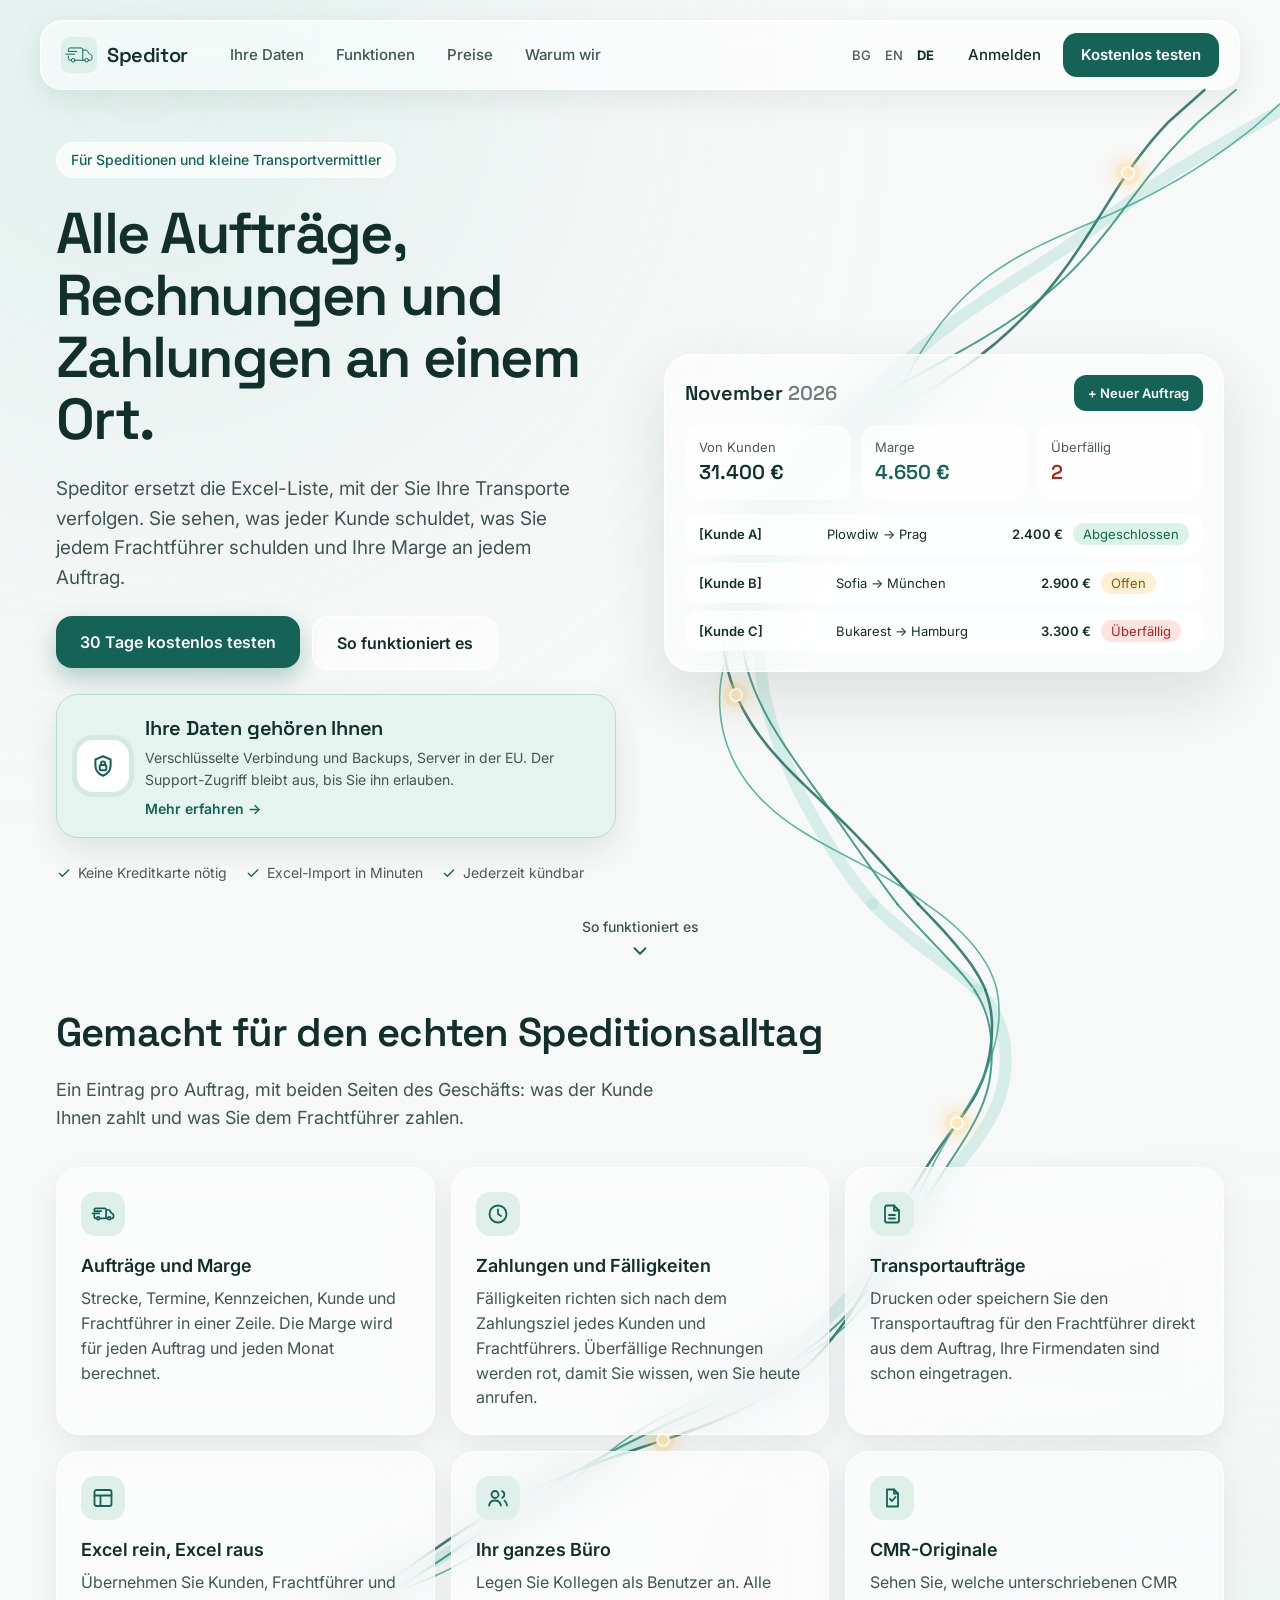
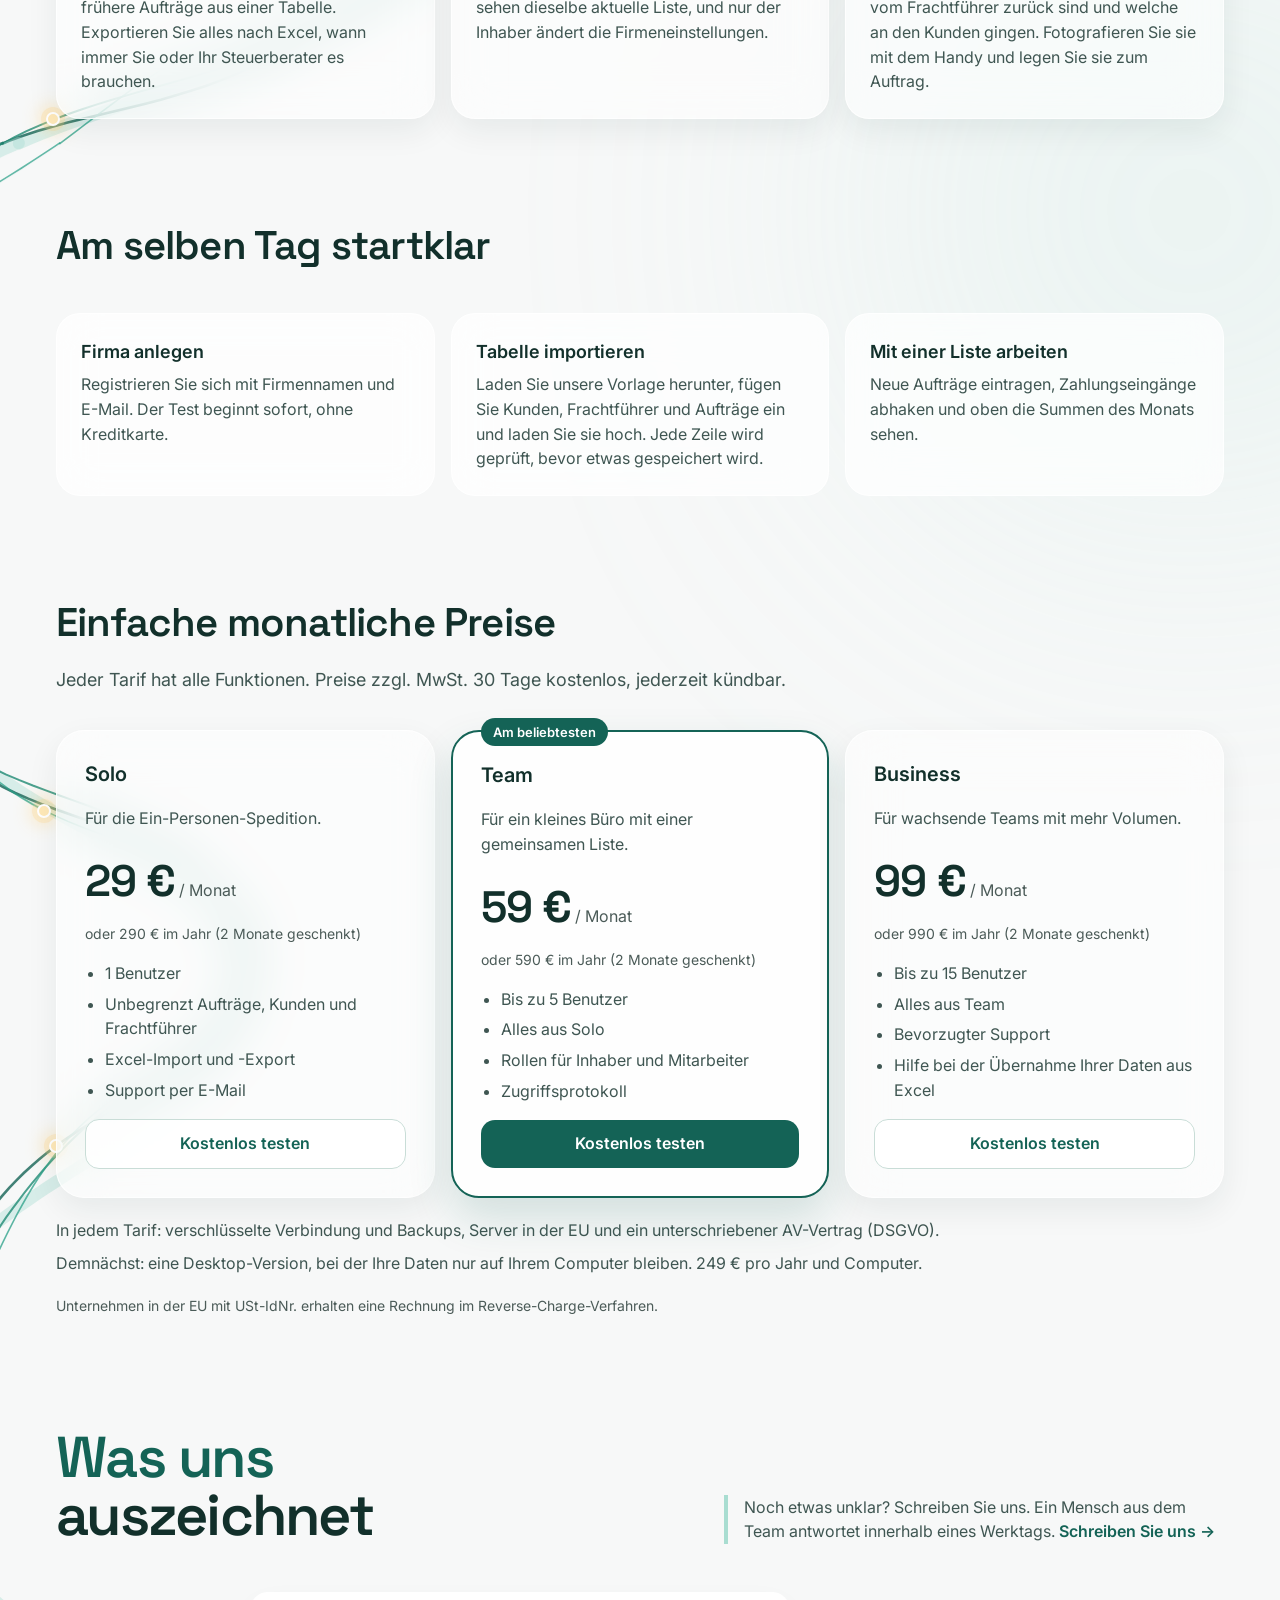
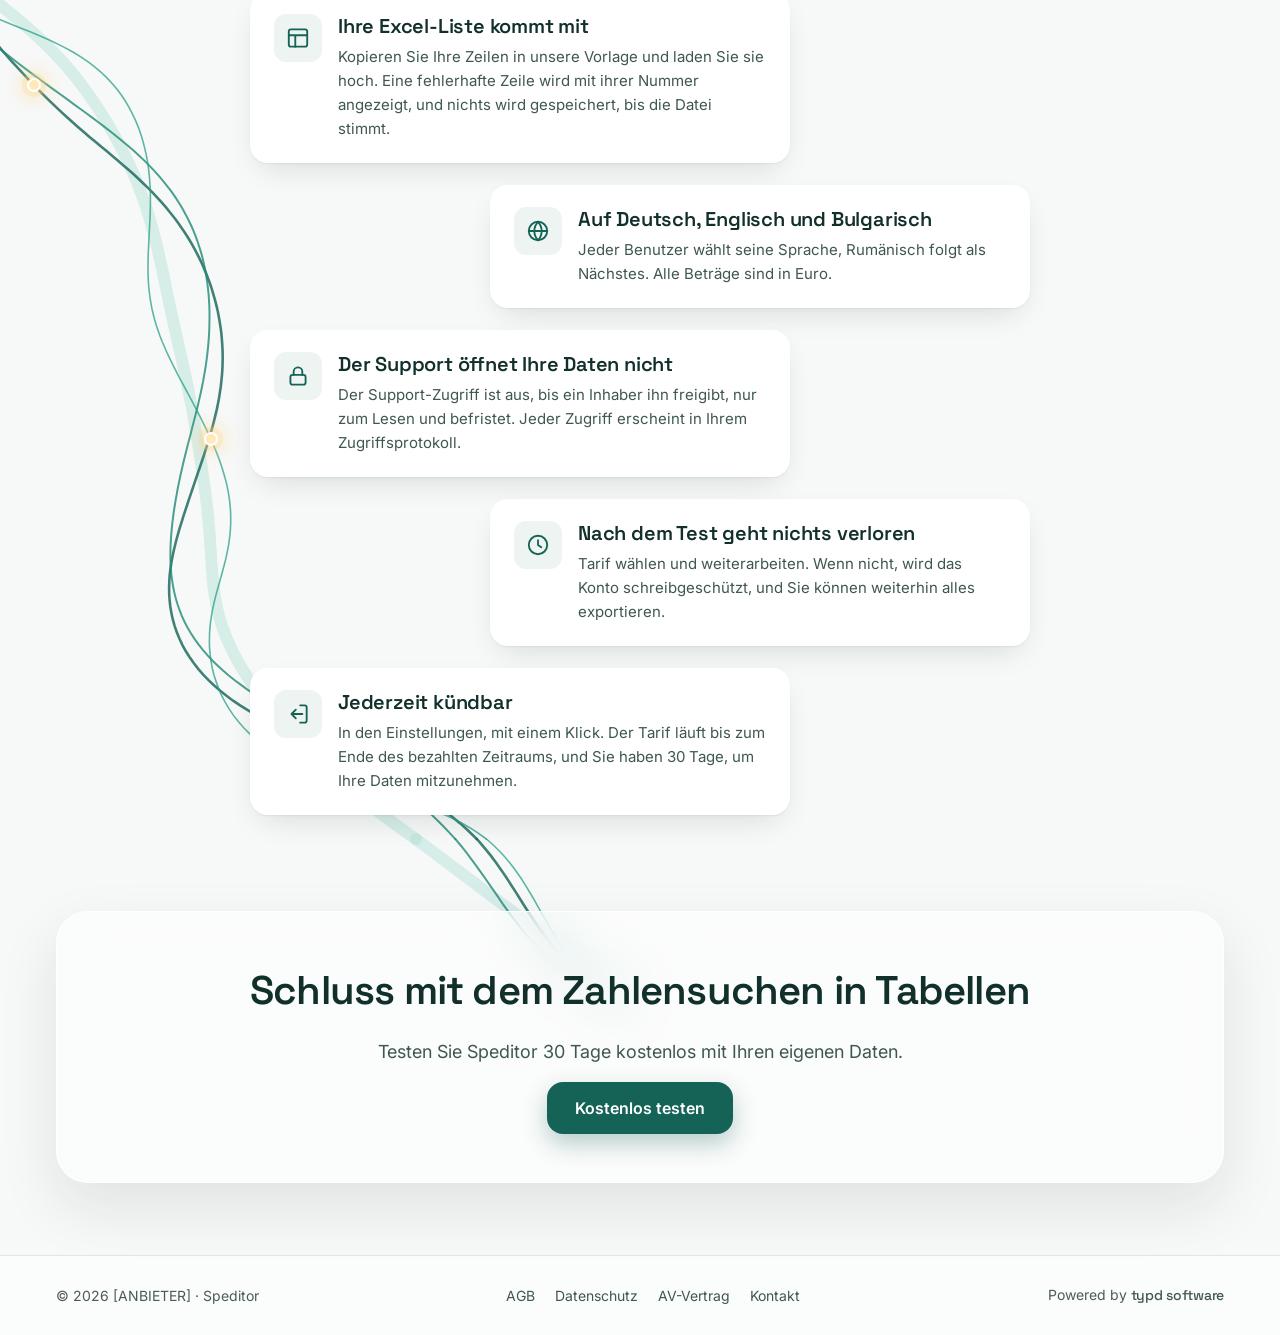
<file: de/index.html>
<!doctype html>
<html lang="de">
<head>
<meta charset="utf-8">
<meta name="viewport" content="width=device-width, initial-scale=1">
<title>Speditor – Alle Aufträge, Rechnungen und Zahlungen an einem Ort</title>
<link href="https://fonts.googleapis.com/css2?family=Inter:wght@400;500;600&amp;family=Space+Grotesk:wght@500;600&amp;display=swap" rel="stylesheet">
<style>
body{margin:0}
html{scroll-behavior:smooth}
@keyframes cue{0%,100%{transform:translateY(0)}50%{transform:translateY(6px)}}
@keyframes rise{from{opacity:0;transform:translateY(28px)}to{opacity:1;transform:none}}
@keyframes float{0%,100%{transform:translateY(0)}50%{transform:translateY(-8px)}}
.cue-arrow{animation:cue 1.6s ease-in-out infinite}
.float{animation:float 7s ease-in-out infinite}
.data-card{transition:transform .2s ease, box-shadow .2s ease}.data-card:hover{transform:translateY(-2px);box-shadow:0 16px 36px rgba(20,99,86,0.18)}
@supports (animation-timeline: view()){.reveal{animation:rise linear both;animation-timeline:view();animation-range:entry 0% cover 22%}}
@media (prefers-reduced-motion: reduce){.cue-arrow,.float,.reveal{animation:none}html{scroll-behavior:auto}}
.wv{display:flex;flex-direction:column;gap:22px;max-width:780px;margin:0 auto}
.wv-card{width:540px}.wv-card:nth-child(even){align-self:flex-end}
.wv-card{position:relative;box-sizing:border-box;display:flex;gap:16px;align-items:flex-start;background:#ffffff;border-radius:18px;padding:22px 24px;box-shadow:0 1px 2px rgba(18,48,43,.06),0 12px 32px -12px rgba(18,48,43,.18)}
@supports (animation-timeline: view()){.wv-card{animation:rise linear both;animation-timeline:view();animation-range:entry 0% cover 22%}}
@media (prefers-reduced-motion: reduce){.wv-card{animation:none}}
.wv-ic{flex:none;width:48px;height:48px;border-radius:12px;background:#eef4f1;display:flex;align-items:center;justify-content:center}
.wv-card h3{margin:0 0 6px;font-family:'Space Grotesk',sans-serif;font-size:20px;font-weight:600;line-height:1.25;letter-spacing:-.01em;color:#12302b}
.wv-card p{margin:0;color:#3f5652;font-size:15px;line-height:1.6}
@media (max-width: 1100px){.wv{margin:0 auto;max-width:36rem}.wv-card{width:auto}.wv-card:nth-child(even){align-self:auto}.wv-card{animation:none}}
:has(> .seg-lines){isolation:isolate}
.seg-lines{position:absolute;top:0;left:50%;width:1440px;height:100%;transform:translateX(-50%);pointer-events:none;overflow:visible;z-index:-1}
.pl-dot{z-index:-1}
.pl-dot{position:absolute;width:10px;height:10px;margin:-7px 0 0 -7px;border-radius:50%;background:#ffe9b8;border:2px solid #ffffff;box-shadow:0 0 0 5px rgba(255,210,122,.22),0 0 18px 6px rgba(255,210,122,.45);pointer-events:none}
@media (max-width: 1100px){.seg-lines,.pl-dot{display:none}}
a{color:#146356;text-decoration:none}a:hover{color:#0f4f45}
</style>
</head>
<body>
<div style="position: relative; overflow: hidden; background: #f7f8f8; font-family: Inter, system-ui, sans-serif; color: #12302b; font-size: 16px; line-height: 1.55">
  <div aria-hidden="true" style="position: absolute; width: 760px; height: 760px; left: -240px; top: -300px; border-radius: 50%; background: #a9ddd1; filter: blur(170px); opacity: 0.28"></div>
  <div aria-hidden="true" style="position: absolute; width: 620px; height: 620px; right: -220px; top: 1500px; border-radius: 50%; background: #a9ddd1; filter: blur(170px); opacity: 0.2"></div>



  <!-- Header -->
  <header style="position: relative; max-width: 1200px; margin: 20px auto 0; padding: 12px 20px; border-radius: 22px; background: rgba(255,255,255,0.55); border: 1px solid rgba(255,255,255,0.75); box-shadow: 0 10px 30px rgba(18,48,43,0.08), inset 0 1px 0 rgba(255,255,255,0.9); backdrop-filter: blur(24px) saturate(160%); display: flex; flex-wrap: wrap; align-items: center; gap: 12px 28px; box-sizing: border-box; width: calc(100% - 32px)">
    <a href="/de/" style="display: flex; align-items: center; gap: 10px; color: #12302b">
      <svg aria-hidden="true" width="36" height="36" viewBox="0 0 110 110"><rect width="110" height="110" rx="26" fill="#dff0ea"></rect><g transform="translate(-1.5 3.5)" fill="none" stroke="#146356" stroke-width="3" stroke-linecap="round" stroke-linejoin="round"><path d="M50 40.5H24V35a5 5 0 0 1 5-5h34a5 5 0 0 1 5 5v32.5"></path><path d="M17 49h26"></path><path d="M24 55v7.5a5 5 0 0 0 5 5h4"></path><path d="M44 67.5h30.5"></path><path d="M68 36.5h10.2c1.9 0 3.6 1.1 4.5 2.8l3.6 7.2c.8 1.6 2.3 2.7 4 3.1l1.6.4c2.3.6 4 2.7 4 5.1v7.4a5 5 0 0 1-5 5H85.5"></path><circle cx="38.5" cy="67.5" r="5.5"></circle><circle cx="80" cy="67.5" r="5.5"></circle></g></svg>
      <span style="font-family: 'Space Grotesk', sans-serif; font-weight: 600; font-size: 20px; letter-spacing: -0.02em">Speditor</span>
    </a>
    <nav style="display: flex; flex-wrap: wrap; gap: 4px; flex-grow: 1; font-size: 15px; font-weight: 500">
      <a href="/de/ihre-daten/" style="padding: 10px 14px; border-radius: 12px; color: #3f5652">Ihre Daten</a>
      <a href="#features" style="padding: 10px 14px; border-radius: 12px; color: #3f5652">Funktionen</a>
      <a href="#pricing" style="padding: 10px 14px; border-radius: 12px; color: #3f5652">Preise</a>
      <a href="#why" style="padding: 10px 14px; border-radius: 12px; color: #3f5652">Warum wir</a>
    </nav>
    <div style="display: flex; align-items: center; gap: 8px; font-size: 15px; font-weight: 500">
      <nav aria-label="Sprache" style="display: flex; align-items: center; gap: 2px; padding: 0 6px; font-size: 13px">
        <a href="/bg/" lang="bg" style="padding: 10px 6px; color: #4b5b58">BG</a>
        <a href="/" lang="en" style="padding: 10px 6px; color: #4b5b58">EN</a>
        <a href="/de/" lang="de" aria-current="true" style="padding: 10px 6px; color: #12302b; font-weight: 700">DE</a>
      </nav>
      <a href="#" style="padding: 10px 14px; border-radius: 12px; color: #12302b">Anmelden</a>
      <a href="#" style="display: flex; align-items: center; height: 44px; padding: 0 18px; border-radius: 14px; background: #146356; color: #ffffff; font-weight: 600">Kostenlos testen</a>
    </div>
  </header>

  <!-- Hero -->
  <section style="position: relative; max-width: 1200px; margin: 0 auto; padding: 52px 16px 20px; box-sizing: border-box; display: grid; grid-template-columns: repeat(auto-fit, minmax(min(100%, 460px), 1fr)); gap: 48px; align-items: center">
    <svg class="seg-lines" aria-hidden="true" viewBox="0 0 1440 701" preserveAspectRatio="none"><polyline points="1394.7,0.0 1355.9,20.0 1348.7,23.5 1340.7,27.4 1332.1,31.6 1322.9,36.0 1313.4,40.7 1303.5,45.5 1293.5,50.4 1283.3,55.5 1273.2,60.6 1263.3,65.8 1253.5,71.0 1244.0,76.2 1234.8,81.4 1225.8,86.6 1217.1,91.8 1208.7,96.9 1200.4,102.1 1192.2,107.2 1184.0,112.3 1175.9,117.4 1167.7,122.5 1159.4,127.5 1150.9,132.5 1142.4,137.6 1133.7,142.6 1124.8,147.6 1115.8,152.6 1106.8,157.6 1097.6,162.7 1088.5,167.8 1079.3,172.9 1070.1,178.1 1061.1,183.3 1052.1,188.7 1043.2,194.0 1034.4,199.5 1025.8,205.1 1017.3,210.7 1009.0,216.5 1000.9,222.3 993.0,228.2 985.2,234.3 977.6,240.4 970.2,246.6 963.0,252.8 956.0,259.2 949.2,265.6 942.6,272.1 936.3,278.7 930.1,285.3 924.1,291.9 918.4,298.6 912.9,305.3 907.6,312.0 902.5,318.7 897.7,325.4 893.0,332.2 888.6,338.9 884.5,345.6 880.5,352.2 876.7,358.9 873.2,365.5 869.8,372.1 866.6,378.6 863.7,385.0 860.9,391.5 858.3,397.8 855.8,404.1 853.6,410.4 851.5,416.5 849.6,422.7 847.8,428.7 846.3,434.7 844.9,440.6 843.6,446.4 842.6,452.2 841.7,457.9 841.0,463.6 840.5,469.2 840.2,474.8 840.0,480.3 840.1,485.8 840.3,491.3 840.7,496.8 841.3,502.2 842.1,507.7 843.0,513.2 844.1,518.7 845.4,524.2 846.9,529.8 848.5,535.4 850.3,541.1 852.2,546.8 854.3,552.5 856.6,558.3 859.1,564.2 861.7,570.1 864.5,576.1 867.5,582.1 870.6,588.2 873.9,594.4 877.3,600.6 881.0,606.9 884.8,613.2 888.7,619.6 892.8,626.0 897.0,632.5 901.4,639.0 906.0,645.5 910.7,652.1 915.6,658.6 920.6,665.2 925.9,671.7 931.4,678.3 937.1,684.8 943.1,691.3 949.4,697.8 952.7,701.0" fill="none" stroke="#a9ddd1" stroke-width="12" stroke-linecap="round" opacity="0.4" vector-effect="non-scaling-stroke"></polyline><polyline points="1284.5,0.0 1248.2,27.8 1242.8,32.8 1237.2,38.3 1231.4,44.1 1225.5,50.4 1219.5,57.1 1213.6,64.0 1207.7,71.3 1201.8,78.7 1196.0,86.4 1190.3,94.1 1184.6,102.0 1178.8,109.9 1173.0,117.9 1167.1,125.8 1161.1,133.8 1154.9,141.7 1148.6,149.5 1142.0,157.2 1135.2,164.8 1128.1,172.3 1120.9,179.6 1113.5,186.7 1105.8,193.7 1098.0,200.4 1090.1,206.9 1082.0,213.2 1073.8,219.3 1065.4,225.1 1057.0,230.8 1048.5,236.2 1039.9,241.4 1031.2,246.4 1022.5,251.3 1013.7,256.0 1005.0,260.6 996.2,265.0 987.4,269.3 978.6,273.6 969.9,277.8 961.3,282.0 952.7,286.2 944.2,290.4 935.9,294.6 927.6,298.8 919.6,303.2 911.7,307.6 904.0,312.1 896.5,316.7 889.2,321.4 882.2,326.3 875.4,331.3 868.8,336.4 862.6,341.7 856.6,347.1 850.9,352.6 845.4,358.3 840.3,364.1 835.5,370.1 831.0,376.1 826.8,382.3 822.9,388.6 819.4,395.0 816.1,401.5 813.2,408.1 810.7,414.7 808.4,421.4 806.5,428.2 805.0,435.0 803.8,441.9 802.9,448.8 802.4,455.7 802.3,462.5 802.5,469.4 803.0,476.2 804.0,482.9 805.2,489.6 806.8,496.2 808.8,502.6 811.0,509.0 813.6,515.2 816.5,521.4 819.6,527.3 823.0,533.2 826.7,538.9 830.6,544.5 834.7,549.9 839.0,555.3 843.6,560.5 848.3,565.7 853.3,570.7 858.4,575.7 863.6,580.6 869.1,585.5 874.6,590.3 880.3,595.1 886.0,600.0 891.9,604.8 897.9,609.7 903.9,614.6 909.9,619.6 916.0,624.6 922.1,629.8 928.3,635.0 934.4,640.3 940.6,645.8 946.7,651.3 952.9,657.0 959.1,662.8 965.3,668.7 971.6,674.8 978.0,680.9 984.4,687.3 990.9,693.7 997.4,700.3 998.1,701.0" fill="none" stroke="#146356" stroke-width="2.6" stroke-linecap="round" opacity="0.8" vector-effect="non-scaling-stroke"></polyline><polyline points="1315.8,0.0 1279.4,26.6 1273.7,31.4 1267.6,36.7 1261.2,42.3 1254.7,48.3 1248.1,54.6 1241.4,61.3 1234.8,68.1 1228.2,75.1 1221.6,82.3 1215.2,89.6 1208.7,96.9 1202.3,104.2 1195.8,111.6 1189.3,118.9 1182.6,126.1 1175.8,133.2 1168.8,140.3 1161.5,147.2 1154.0,153.9 1146.3,160.5 1138.3,166.9 1130.0,173.1 1121.6,179.1 1113.0,185.0 1104.2,190.6 1095.2,196.0 1086.2,201.3 1077.0,206.3 1067.8,211.2 1058.6,216.0 1049.3,220.7 1040.1,225.2 1030.8,229.7 1021.6,234.1 1012.4,238.4 1003.3,242.7 994.2,247.0 985.3,251.4 976.4,255.7 967.7,260.2 959.1,264.6 950.6,269.2 942.4,273.9 934.3,278.6 926.4,283.5 918.8,288.5 911.4,293.7 904.2,298.9 897.4,304.3 890.7,309.9 884.4,315.5 878.3,321.4 872.6,327.3 867.1,333.3 862.0,339.5 857.1,345.7 852.6,352.1 848.3,358.5 844.4,365.0 840.7,371.6 837.4,378.2 834.4,384.9 831.6,391.6 829.2,398.3 827.0,405.0 825.1,411.7 823.5,418.4 822.2,425.1 821.2,431.8 820.5,438.4 820.0,445.0 819.8,451.5 819.9,458.0 820.3,464.3 821.0,470.7 821.9,476.9 823.1,483.0 824.5,489.1 826.2,495.0 828.1,500.9 830.2,506.7 832.6,512.3 835.1,517.9 837.9,523.5 840.8,528.9 843.9,534.3 847.1,539.6 850.5,544.9 854.1,550.1 857.7,555.3 861.6,560.5 865.5,565.7 869.6,570.9 873.7,576.2 878.0,581.4 882.4,586.8 886.9,592.1 891.4,597.6 896.1,603.2 900.8,608.8 905.6,614.5 910.5,620.4 915.4,626.4 920.4,632.4 925.4,638.6 930.5,644.9 935.6,651.3 940.9,657.8 946.2,664.3 951.7,671.0 957.2,677.7 963.0,684.5 968.8,691.4 974.9,698.3 977.2,701.0" fill="none" stroke="#1f8a74" stroke-width="2" stroke-linecap="round" opacity="0.8" vector-effect="non-scaling-stroke"></polyline><polyline points="1375.4,0.0 1334.4,31.8 1327.2,36.7 1319.5,41.7 1311.3,47.0 1302.6,52.3 1293.7,57.6 1284.5,62.9 1275.1,68.1 1265.7,73.1 1256.3,77.9 1246.9,82.6 1237.6,87.0 1228.4,91.2 1219.3,95.2 1210.2,99.0 1201.1,102.7 1192.1,106.3 1182.9,109.8 1173.8,113.2 1164.5,116.7 1155.1,120.1 1145.7,123.7 1136.2,127.3 1126.6,131.1 1117.0,135.1 1107.4,139.3 1097.9,143.8 1088.5,148.6 1079.3,153.7 1070.3,159.1 1061.6,164.9 1053.1,171.1 1045.0,177.6 1037.2,184.5 1029.7,191.7 1022.5,199.2 1015.7,207.0 1009.2,215.0 1002.9,223.2 997.0,231.6 991.3,240.1 985.8,248.7 980.6,257.3 975.5,265.8 970.5,274.3 965.7,282.8 961.0,291.0 956.3,299.1 951.7,307.0 947.1,314.7 942.5,322.2 937.9,329.4 933.3,336.3 928.7,343.0 924.0,349.5 919.2,355.7 914.5,361.6 909.6,367.3 904.7,372.9 899.7,378.2 894.7,383.4 889.6,388.5 884.5,393.4 879.4,398.3 874.2,403.1 869.1,407.9 863.9,412.6 858.8,417.5 853.7,422.3 848.6,427.2 843.7,432.2 838.9,437.3 834.3,442.6 829.8,447.9 825.5,453.4 821.5,459.1 817.7,464.9 814.2,470.9 811.1,477.1 808.3,483.3 805.8,489.8 803.7,496.3 802.1,502.9 800.8,509.7 800.0,516.5 799.6,523.3 799.7,530.2 800.3,537.0 801.3,543.9 802.7,550.7 804.7,557.4 807.1,564.1 810.0,570.6 813.3,577.0 817.1,583.3 821.4,589.4 826.1,595.3 831.2,601.1 836.7,606.6 842.6,612.0 848.9,617.1 855.5,622.1 862.4,626.8 869.6,631.4 877.0,635.7 884.7,639.9 892.5,644.0 900.4,647.9 908.5,651.8 916.6,655.5 924.9,659.3 933.1,663.0 941.4,666.7 949.8,670.5 958.1,674.5 966.4,678.5 974.7,682.7 983.0,687.1 991.2,691.8 999.3,696.7 1006.0,701.0" fill="none" stroke="#2aa088" stroke-width="1.6" stroke-linecap="round" opacity="0.75" vector-effect="non-scaling-stroke"></polyline></svg><span class="pl-dot" style="left: calc(50% + 488px); top: 10.168%"></span><span class="pl-dot" style="left: calc(50% + 96px); top: 74.373%"></span>
    <div style="display: flex; flex-direction: column; gap: 24px">
      <span style="align-self: flex-start; padding: 6px 14px; border-radius: 999px; background: rgba(255,255,255,0.7); border: 1px solid rgba(255,255,255,0.9); font-size: 14px; font-weight: 500; color: #146356">Für Speditionen und kleine Transportvermittler</span>
      <h1 style="margin: 0; font-family: 'Space Grotesk', sans-serif; font-weight: 600; font-size: clamp(2.4rem, 5vw, 3.6rem); line-height: 1.08; letter-spacing: -0.03em">Alle Aufträge, Rechnungen und Zahlungen an einem Ort.</h1>
      <p style="margin: 0; font-size: 19px; color: #3f5652; max-width: 34rem">Speditor ersetzt die Excel-Liste, mit der Sie Ihre Transporte verfolgen. Sie sehen, was jeder Kunde schuldet, was Sie jedem Frachtführer schulden und Ihre Marge an jedem Auftrag.</p>
      <div style="display: flex; flex-wrap: wrap; gap: 12px">
        <a href="#" style="display: flex; align-items: center; height: 52px; padding: 0 24px; border-radius: 16px; background: #146356; color: #ffffff; font-weight: 600; font-size: 16px; box-shadow: 0 10px 24px rgba(20,99,86,0.3)">30 Tage kostenlos testen</a>
        <a href="#how" style="display: flex; align-items: center; height: 52px; padding: 0 24px; border-radius: 16px; background: rgba(255,255,255,0.55); border: 1px solid rgba(255,255,255,0.85); color: #12302b; font-weight: 600; font-size: 16px">So funktioniert es</a>
      </div>
      <a href="/de/ihre-daten/" class="data-card" style="position: relative; display: flex; align-items: center; gap: 16px; padding: 18px 20px; border-radius: 22px; background: #e6f4ef; border: 1px solid #b8dccf; color: #12302b; max-width: 36rem; box-shadow: 0 12px 30px rgba(20,99,86,0.12)">
        <span style="width: 52px; height: 52px; flex-shrink: 0; border-radius: 16px; background: #ffffff; display: flex; align-items: center; justify-content: center; box-shadow: 0 0 0 5px rgba(20,99,86,0.08)"><svg aria-hidden="true" width="26" height="26" viewBox="0 0 24 24" fill="none" stroke="#146356" stroke-width="1.9" stroke-linecap="round" stroke-linejoin="round"><path d="M12 3 5 6v5.5c0 4.3 2.9 7.9 7 9.5 4.1-1.6 7-5.2 7-9.5V6z"></path><rect x="9" y="11" width="6" height="5" rx="1"></rect><path d="M10.2 11V9.6a1.8 1.8 0 0 1 3.6 0V11"></path></svg></span>
        <span style="display: flex; flex-direction: column; gap: 3px">
          <strong style="font-family: 'Space Grotesk', sans-serif; font-size: 20px; font-weight: 600; letter-spacing: -0.01em">Ihre Daten gehören Ihnen</strong>
          <span style="font-size: 14px; color: #3f5652">Verschlüsselte Verbindung und Backups, Server in der EU. Der Support-Zugriff bleibt aus, bis Sie ihn erlauben.</span>
          <span style="margin-top: 4px; font-size: 14px; font-weight: 600; color: #146356">Mehr erfahren →</span>
        </span>
      </a>
      <ul style="margin: 0; padding: 0; list-style: none; display: flex; flex-wrap: wrap; gap: 6px 18px; font-size: 14px; color: #4b5b58">
        <li style="display: flex; align-items: center; gap: 6px"><svg aria-hidden="true" width="16" height="16" viewBox="0 0 24 24" fill="none" stroke="#146356" stroke-width="2" stroke-linecap="round" stroke-linejoin="round"><path d="m5 12.5 4.5 4.5L19 7.5"></path></svg><span>Keine Kreditkarte nötig</span></li>
        <li style="display: flex; align-items: center; gap: 6px"><svg aria-hidden="true" width="16" height="16" viewBox="0 0 24 24" fill="none" stroke="#146356" stroke-width="2" stroke-linecap="round" stroke-linejoin="round"><path d="m5 12.5 4.5 4.5L19 7.5"></path></svg><span>Excel-Import in Minuten</span></li>
        <li style="display: flex; align-items: center; gap: 6px"><svg aria-hidden="true" width="16" height="16" viewBox="0 0 24 24" fill="none" stroke="#146356" stroke-width="2" stroke-linecap="round" stroke-linejoin="round"><path d="m5 12.5 4.5 4.5L19 7.5"></path></svg><span>Jederzeit kündbar</span></li>
      </ul>
    </div>

    <!-- Product preview -->
    <div class="float" role="img" aria-label="Vorschau der Auftragsliste in Speditor mit Monatssummen und Aufträgen" style="padding: 20px; border-radius: 28px; background: rgba(255,255,255,0.55); border: 1px solid rgba(255,255,255,0.8); box-shadow: 0 24px 60px rgba(18,48,43,0.12), inset 0 1px 0 rgba(255,255,255,0.9); backdrop-filter: blur(24px) saturate(160%); display: flex; flex-direction: column; gap: 14px; font-size: 13px">
      <div style="display: flex; justify-content: space-between; align-items: center">
        <span style="font-family: 'Space Grotesk', sans-serif; font-weight: 600; font-size: 20px">November <span style="color: #6f807d">2026</span></span>
        <span style="padding: 8px 14px; border-radius: 12px; background: #146356; color: #ffffff; font-weight: 600">+ Neuer Auftrag</span>
      </div>
      <div style="display: grid; grid-template-columns: repeat(3, minmax(0, 1fr)); gap: 10px">
        <div style="padding: 12px 14px; border-radius: 16px; background: rgba(255,255,255,0.7)"><div style="color: #4b5b58">Von Kunden</div><div style="font-family: 'Space Grotesk', sans-serif; font-weight: 600; font-size: 20px">31.400 €</div></div>
        <div style="padding: 12px 14px; border-radius: 16px; background: rgba(255,255,255,0.7)"><div style="color: #4b5b58">Marge</div><div style="font-family: 'Space Grotesk', sans-serif; font-weight: 600; font-size: 20px; color: #146356">4.650 €</div></div>
        <div style="padding: 12px 14px; border-radius: 16px; background: rgba(255,255,255,0.7)"><div style="color: #4b5b58">Überfällig</div><div style="font-family: 'Space Grotesk', sans-serif; font-weight: 600; font-size: 20px; color: #b42318">2</div></div>
      </div>
      <div style="display: flex; flex-direction: column; gap: 8px">
        <div style="display: grid; grid-template-columns: 1.3fr 1.6fr 0.9fr 0.9fr; gap: 10px; align-items: center; padding: 10px 14px; border-radius: 14px; background: rgba(255,255,255,0.75)"><span style="font-weight: 600">[Kunde A]</span><span>Plowdiw → Prag</span><span style="text-align: right; font-weight: 600">2.400 €</span><span><span style="padding: 3px 10px; border-radius: 999px; background: #dcf3e8; color: #0f6b47">Abgeschlossen</span></span></div>
        <div style="display: grid; grid-template-columns: 1.3fr 1.6fr 0.9fr 0.9fr; gap: 10px; align-items: center; padding: 10px 14px; border-radius: 14px; background: rgba(255,255,255,0.75)"><span style="font-weight: 600">[Kunde B]</span><span>Sofia → München</span><span style="text-align: right; font-weight: 600">2.900 €</span><span><span style="padding: 3px 10px; border-radius: 999px; background: #fdf0d5; color: #8a5a00">Offen</span></span></div>
        <div style="display: grid; grid-template-columns: 1.3fr 1.6fr 0.9fr 0.9fr; gap: 10px; align-items: center; padding: 10px 14px; border-radius: 14px; background: rgba(255,255,255,0.75)"><span style="font-weight: 600">[Kunde C]</span><span>Bukarest → Hamburg</span><span style="text-align: right; font-weight: 600">3.300 €</span><span><span style="padding: 3px 10px; border-radius: 999px; background: #fde4e1; color: #b42318">Überfällig</span></span></div>
      </div>
    </div>
  </section>

  <!-- Scroll cue -->
  <div style="position: relative; display: flex; justify-content: center; padding: 4px 16px 20px">
    <svg class="seg-lines" aria-hidden="true" viewBox="0 0 1440 85" preserveAspectRatio="none"><polyline points="952.7,0.0 956.0,3.2 962.8,9.6 969.9,16.0 977.3,22.3 984.8,28.5 992.5,34.6 1000.3,40.6 1008.2,46.5 1015.9,52.3 1023.5,57.9 1030.8,63.3 1037.9,68.7 1044.5,73.9 1050.6,79.0 1056.2,84.0 1057.3,85.0" fill="none" stroke="#a9ddd1" stroke-width="12" stroke-linecap="round" opacity="0.4" vector-effect="non-scaling-stroke"></polyline><polyline points="998.1,0.0 1004.0,6.0 1010.5,12.7 1017.0,19.6 1023.4,26.5 1029.6,33.4 1035.6,40.3 1041.3,47.1 1046.6,53.9 1051.5,60.6 1055.9,67.2 1059.7,73.6 1063.0,79.9 1065.3,85.0" fill="none" stroke="#146356" stroke-width="2.6" stroke-linecap="round" opacity="0.8" vector-effect="non-scaling-stroke"></polyline><polyline points="977.2,0.0 981.1,4.3 987.4,11.3 993.8,18.2 1000.4,25.2 1006.9,32.0 1013.4,38.8 1019.8,45.5 1026.0,52.0 1032.0,58.3 1037.7,64.5 1042.9,70.4 1047.7,76.2 1052.1,81.8 1054.4,85.0" fill="none" stroke="#1f8a74" stroke-width="2" stroke-linecap="round" opacity="0.8" vector-effect="non-scaling-stroke"></polyline><polyline points="1006.0,0.0 1007.3,0.8 1015.2,6.3 1022.9,12.0 1030.3,18.0 1037.3,24.3 1044.0,30.8 1050.2,37.4 1056.0,44.3 1061.1,51.2 1065.6,58.2 1069.5,65.2 1072.6,72.2 1075.2,79.1 1076.8,85.0" fill="none" stroke="#2aa088" stroke-width="1.6" stroke-linecap="round" opacity="0.75" vector-effect="non-scaling-stroke"></polyline></svg>
    <a href="#features" style="display: inline-flex; flex-direction: column; align-items: center; gap: 2px; padding: 8px 14px; border-radius: 14px; font-size: 14px; font-weight: 500; color: #3f5652">
      <span>So funktioniert es</span>
      <svg class="cue-arrow" aria-hidden="true" width="22" height="22" viewBox="0 0 24 24" fill="none" stroke="#146356" stroke-width="2" stroke-linecap="round" stroke-linejoin="round"><path d="m6 9 6 6 6-6"></path></svg>
    </a>
  </div>

  <!-- Features -->
  <section id="features" style="position: relative; max-width: 1200px; margin: 0 auto; padding: 12px 16px 24px; box-sizing: border-box">
    <svg class="seg-lines" aria-hidden="true" viewBox="0 0 1440 679" preserveAspectRatio="none"><polyline points="1057.3,0.0 1061.3,3.9 1065.9,8.8 1069.9,13.7 1073.4,18.6 1076.3,23.6 1078.8,28.7 1080.9,33.8 1082.5,39.1 1083.8,44.5 1084.8,50.0 1085.4,55.6 1085.6,61.4 1085.6,67.2 1085.1,73.1 1084.3,79.2 1083.0,85.3 1081.3,91.5 1079.2,97.7 1076.5,104.1 1073.3,110.4 1069.6,116.9 1065.4,123.3 1060.7,129.9 1055.7,136.4 1050.3,142.9 1044.6,149.5 1038.8,156.0 1032.8,162.6 1026.7,169.0 1020.7,175.5 1014.7,181.9 1008.8,188.3 1003.1,194.6 997.5,200.9 992.0,207.1 986.6,213.3 981.3,219.5 976.1,225.6 970.9,231.7 965.7,237.7 960.4,243.8 955.1,249.8 949.6,255.7 944.1,261.6 938.4,267.5 932.6,273.3 926.7,279.0 920.5,284.7 914.3,290.3 907.8,295.8 901.2,301.3 894.5,306.7 887.6,312.0 880.4,317.3 873.2,322.5 865.7,327.7 858.0,332.8 850.2,337.9 842.1,342.9 833.8,347.9 825.2,352.9 816.5,357.9 807.5,362.8 798.3,367.8 788.8,372.8 779.0,377.8 769.1,382.9 758.8,388.0 748.4,393.2 737.7,398.5 726.7,403.9 715.5,409.4 704.1,415.0 692.4,420.8 680.6,426.8 668.5,432.9 656.2,439.2 643.7,445.6 631.0,452.2 618.1,459.0 605.1,465.9 591.8,473.0 578.5,480.1 564.9,487.4 551.3,494.8 537.5,502.2 523.6,509.7 509.6,517.1 495.6,524.6 481.4,532.0 467.2,539.3 453.0,546.5 438.8,553.6 424.5,560.5 410.3,567.2 396.0,573.8 381.7,580.2 367.5,586.4 353.3,592.3 339.1,598.1 324.9,603.7 310.6,609.1 296.3,614.3 282.0,619.3 267.5,624.2 253.0,629.0 238.4,633.6 223.7,638.2 208.9,642.7 194.0,647.2 179.2,651.7 164.5,656.2 149.9,660.8 135.5,665.5 121.5,670.4 108.0,675.4 98.9,679.0" fill="none" stroke="#a9ddd1" stroke-width="12" stroke-linecap="round" opacity="0.4" vector-effect="non-scaling-stroke"></polyline><polyline points="1065.3,0.0 1065.8,1.1 1068.0,7.1 1069.7,13.1 1070.9,18.9 1071.6,24.7 1072.0,30.4 1072.0,36.0 1071.8,41.6 1071.3,47.0 1070.5,52.5 1069.6,57.8 1068.4,63.0 1067.1,68.2 1065.5,73.2 1063.7,78.2 1061.6,83.2 1059.1,88.1 1056.4,93.1 1053.3,98.2 1049.8,103.3 1045.9,108.6 1041.7,114.2 1037.2,119.9 1032.4,125.9 1027.4,132.1 1022.3,138.6 1017.0,145.3 1011.8,152.3 1006.6,159.5 1001.5,166.8 996.5,174.2 991.7,181.8 987.1,189.4 982.7,197.1 978.5,204.7 974.4,212.4 970.5,220.1 966.6,227.7 962.7,235.3 958.9,242.9 955.0,250.3 951.0,257.8 946.9,265.1 942.7,272.3 938.2,279.5 933.6,286.5 928.7,293.5 923.6,300.3 918.3,306.9 912.6,313.5 906.7,319.9 900.5,326.1 894.0,332.2 887.2,338.1 880.0,343.8 872.5,349.4 864.7,354.7 856.5,359.9 847.9,364.9 839.0,369.6 829.7,374.2 820.1,378.6 810.1,382.8 799.8,386.9 789.1,390.8 778.1,394.6 766.8,398.3 755.2,402.0 743.4,405.6 731.3,409.2 719.0,412.9 706.5,416.8 693.7,420.7 680.9,424.9 667.8,429.3 654.7,434.0 641.4,439.0 628.1,444.3 614.7,450.1 601.3,456.2 587.8,462.7 574.2,469.6 560.7,476.9 547.1,484.5 533.5,492.4 520.0,500.7 506.4,509.1 492.8,517.7 479.3,526.4 465.7,535.2 452.1,543.9 438.5,552.5 424.9,561.0 411.3,569.2 397.6,577.2 384.0,584.8 370.2,592.1 356.4,599.0 342.5,605.4 328.4,611.5 314.3,617.1 300.0,622.3 285.5,627.1 270.8,631.5 255.9,635.6 240.8,639.5 225.5,643.1 210.0,646.6 194.4,649.9 178.8,653.3 163.1,656.6 147.6,660.1 132.4,663.8 117.5,667.8 103.0,672.0 89.2,676.5 82.7,679.0" fill="none" stroke="#146356" stroke-width="2.6" stroke-linecap="round" opacity="0.8" vector-effect="non-scaling-stroke"></polyline><polyline points="1054.4,0.0 1056.0,2.2 1059.3,7.5 1062.2,12.7 1064.6,17.9 1066.6,23.0 1068.2,28.2 1069.5,33.3 1070.4,38.6 1071.1,43.9 1071.5,49.2 1071.7,54.6 1071.7,60.1 1071.5,65.6 1071.0,71.1 1070.3,76.7 1069.3,82.4 1067.9,88.1 1066.1,93.8 1064.0,99.7 1061.4,105.6 1058.4,111.7 1055.0,117.9 1051.2,124.2 1047.1,130.6 1042.6,137.2 1037.9,143.9 1033.0,150.7 1027.9,157.7 1022.8,164.6 1017.7,171.7 1012.6,178.7 1007.6,185.8 1002.7,192.9 997.9,199.9 993.2,206.9 988.5,213.9 983.9,220.8 979.4,227.6 974.8,234.4 970.2,241.1 965.4,247.8 960.6,254.3 955.6,260.8 950.4,267.2 945.1,273.4 939.5,279.6 933.8,285.6 927.8,291.5 921.6,297.3 915.2,302.9 908.5,308.4 901.7,313.8 894.6,319.0 887.2,324.1 879.7,329.1 871.8,333.9 863.8,338.7 855.5,343.3 846.9,347.8 838.1,352.3 829.0,356.6 819.7,360.9 810.1,365.2 800.3,369.4 790.2,373.6 780.0,377.9 769.4,382.2 758.7,386.6 747.8,391.1 736.7,395.8 725.4,400.6 713.9,405.7 702.2,410.9 690.4,416.4 678.4,422.2 666.3,428.3 654.0,434.7 641.6,441.4 629.1,448.3 616.4,455.6 603.6,463.1 590.7,470.8 577.7,478.7 564.5,486.8 551.2,495.0 537.7,503.2 524.2,511.5 510.5,519.7 496.7,527.8 482.8,535.8 468.8,543.5 454.7,551.0 440.5,558.2 426.3,565.1 411.9,571.7 397.5,577.9 383.1,583.8 368.6,589.4 354.1,594.6 339.5,599.5 324.9,604.1 310.2,608.5 295.5,612.6 280.7,616.6 265.9,620.5 251.0,624.3 236.0,628.1 221.0,631.9 206.0,635.8 191.1,639.8 176.2,643.9 161.4,648.3 147.0,652.9 132.8,657.7 119.1,662.8 106.0,668.1 93.5,673.7 83.0,679.0" fill="none" stroke="#1f8a74" stroke-width="2" stroke-linecap="round" opacity="0.8" vector-effect="non-scaling-stroke"></polyline><polyline points="1076.8,0.0 1077.0,1.0 1078.3,7.7 1078.9,14.4 1079.1,20.9 1078.8,27.2 1078.1,33.4 1077.0,39.5 1075.7,45.4 1074.2,51.1 1072.4,56.6 1070.6,62.0 1068.5,67.2 1066.3,72.3 1063.9,77.3 1061.4,82.2 1058.6,87.1 1055.7,92.1 1052.5,97.2 1049.0,102.4 1045.3,107.9 1041.4,113.6 1037.2,119.6 1032.9,125.9 1028.5,132.6 1024.0,139.5 1019.4,146.8 1014.9,154.3 1010.5,162.0 1006.2,169.9 1002.0,177.9 997.9,186.0 994.0,194.2 990.2,202.3 986.5,210.4 982.9,218.4 979.2,226.4 975.5,234.2 971.7,241.9 967.7,249.4 963.6,256.8 959.2,263.9 954.5,270.8 949.6,277.6 944.3,284.0 938.7,290.2 932.8,296.2 926.6,301.9 919.9,307.3 913.0,312.4 905.7,317.3 898.1,321.9 890.1,326.3 881.9,330.4 873.3,334.4 864.5,338.2 855.4,341.8 846.0,345.3 836.4,348.7 826.6,352.1 816.6,355.5 806.5,359.0 796.2,362.6 785.7,366.4 775.2,370.4 764.6,374.6 754.0,379.3 743.3,384.3 732.5,389.7 721.7,395.6 710.9,401.9 700.0,408.8 689.0,416.0 678.0,423.7 666.8,431.8 655.5,440.1 644.0,448.8 632.3,457.6 620.4,466.4 608.2,475.2 595.8,483.9 583.0,492.4 569.9,500.5 556.4,508.3 542.6,515.5 528.4,522.3 513.9,528.5 499.1,534.1 484.0,539.2 468.6,543.7 453.1,547.9 437.4,551.6 421.7,555.1 406.0,558.4 390.3,561.6 374.7,564.9 359.3,568.3 344.1,572.0 329.2,576.1 314.5,580.5 300.2,585.4 286.2,590.8 272.4,596.7 259.0,603.2 245.8,610.1 232.8,617.4 220.0,625.1 207.4,633.2 195.0,641.4 182.6,649.8 170.4,658.1 158.3,666.4 146.4,674.6 139.8,679.0" fill="none" stroke="#2aa088" stroke-width="1.6" stroke-linecap="round" opacity="0.75" vector-effect="non-scaling-stroke"></polyline></svg><span class="pl-dot" style="left: calc(50% + 317px); top: 17.657%"></span><span class="pl-dot" style="left: calc(50% + 23px); top: 59.733%"></span><span class="pl-dot" style="left: calc(50% + -587px); top: 96.860%"></span>
    <h2 style="margin: 0 0 12px; font-family: 'Space Grotesk', sans-serif; font-weight: 600; font-size: clamp(1.8rem, 3.5vw, 2.5rem); letter-spacing: -0.02em">Gemacht für den echten Speditionsalltag</h2>
    <p style="margin: 0 0 36px; font-size: 18px; color: #3f5652; max-width: 40rem">Ein Eintrag pro Auftrag, mit beiden Seiten des Geschäfts: was der Kunde Ihnen zahlt und was Sie dem Frachtführer zahlen.</p>
    <div style="display: grid; grid-template-columns: repeat(auto-fit, minmax(min(100%, 320px), 1fr)); gap: 16px">
      <div class="reveal" style="padding: 24px; border-radius: 24px; background: rgba(255,255,255,0.55); border: 1px solid rgba(255,255,255,0.75); box-shadow: 0 12px 32px rgba(18,48,43,0.07); backdrop-filter: blur(24px)">
        <span style="width: 44px; height: 44px; border-radius: 14px; background: #dff0ea; color: #146356; display: flex; align-items: center; justify-content: center"><svg aria-hidden="true" width="24" height="24" viewBox="11.5 6.5 90 90" fill="none" stroke="currentColor" stroke-width="6.5" stroke-linecap="round" stroke-linejoin="round"><path d="M50 40.5H24V35a5 5 0 0 1 5-5h34a5 5 0 0 1 5 5v32.5M17 49h26M24 55v7.5a5 5 0 0 0 5 5h4M44 67.5h30.5M68 36.5h10.2c1.9 0 3.6 1.1 4.5 2.8l3.6 7.2c.8 1.6 2.3 2.7 4 3.1l1.6.4c2.3.6 4 2.7 4 5.1v7.4a5 5 0 0 1-5 5H85.5M33 67.5a5.5 5.5 0 1 0 11 0a5.5 5.5 0 1 0-11 0M74.5 67.5a5.5 5.5 0 1 0 11 0a5.5 5.5 0 1 0-11 0"></path></svg></span>
        <h3 style="margin: 16px 0 6px; font-size: 18px; font-weight: 600">Aufträge und Marge</h3>
        <p style="margin: 0; color: #3f5652">Strecke, Termine, Kennzeichen, Kunde und Frachtführer in einer Zeile. Die Marge wird für jeden Auftrag und jeden Monat berechnet.</p>
      </div>
      <div class="reveal" style="padding: 24px; border-radius: 24px; background: rgba(255,255,255,0.55); border: 1px solid rgba(255,255,255,0.75); box-shadow: 0 12px 32px rgba(18,48,43,0.07); backdrop-filter: blur(24px)">
        <span style="width: 44px; height: 44px; border-radius: 14px; background: #dff0ea; color: #146356; display: flex; align-items: center; justify-content: center"><svg aria-hidden="true" width="24" height="24" viewBox="0 0 24 24" fill="none" stroke="currentColor" stroke-width="1.8" stroke-linecap="round" stroke-linejoin="round"><circle cx="12" cy="12" r="8.5"></circle><path d="M12 7.5V12l3 2"></path></svg></span>
        <h3 style="margin: 16px 0 6px; font-size: 18px; font-weight: 600">Zahlungen und Fälligkeiten</h3>
        <p style="margin: 0; color: #3f5652">Fälligkeiten richten sich nach dem Zahlungsziel jedes Kunden und Frachtführers. Überfällige Rechnungen werden rot, damit Sie wissen, wen Sie heute anrufen.</p>
      </div>
      <div class="reveal" style="padding: 24px; border-radius: 24px; background: rgba(255,255,255,0.55); border: 1px solid rgba(255,255,255,0.75); box-shadow: 0 12px 32px rgba(18,48,43,0.07); backdrop-filter: blur(24px)">
        <span style="width: 44px; height: 44px; border-radius: 14px; background: #dff0ea; color: #146356; display: flex; align-items: center; justify-content: center"><svg aria-hidden="true" width="24" height="24" viewBox="0 0 24 24" fill="none" stroke="currentColor" stroke-width="1.8" stroke-linecap="round" stroke-linejoin="round"><path d="M14 3.5H7a2 2 0 0 0-2 2v13a2 2 0 0 0 2 2h10a2 2 0 0 0 2-2v-10z"></path><path d="M14 3.5v5h5M9 13h6M9 16.5h6"></path></svg></span>
        <h3 style="margin: 16px 0 6px; font-size: 18px; font-weight: 600">Transportaufträge</h3>
        <p style="margin: 0; color: #3f5652">Drucken oder speichern Sie den Transportauftrag für den Frachtführer direkt aus dem Auftrag, Ihre Firmendaten sind schon eingetragen.</p>
      </div>
      <div class="reveal" style="padding: 24px; border-radius: 24px; background: rgba(255,255,255,0.55); border: 1px solid rgba(255,255,255,0.75); box-shadow: 0 12px 32px rgba(18,48,43,0.07); backdrop-filter: blur(24px)">
        <span style="width: 44px; height: 44px; border-radius: 14px; background: #dff0ea; color: #146356; display: flex; align-items: center; justify-content: center"><svg aria-hidden="true" width="24" height="24" viewBox="0 0 24 24" fill="none" stroke="currentColor" stroke-width="1.8" stroke-linecap="round" stroke-linejoin="round"><rect x="3.5" y="4" width="17" height="16" rx="2"></rect><path d="M3.5 9.5h17M9.5 9.5V20"></path></svg></span>
        <h3 style="margin: 16px 0 6px; font-size: 18px; font-weight: 600">Excel rein, Excel raus</h3>
        <p style="margin: 0; color: #3f5652">Übernehmen Sie Kunden, Frachtführer und frühere Aufträge aus einer Tabelle. Exportieren Sie alles nach Excel, wann immer Sie oder Ihr Steuerberater es brauchen.</p>
      </div>
      <div class="reveal" style="padding: 24px; border-radius: 24px; background: rgba(255,255,255,0.55); border: 1px solid rgba(255,255,255,0.75); box-shadow: 0 12px 32px rgba(18,48,43,0.07); backdrop-filter: blur(24px)">
        <span style="width: 44px; height: 44px; border-radius: 14px; background: #dff0ea; color: #146356; display: flex; align-items: center; justify-content: center"><svg aria-hidden="true" width="24" height="24" viewBox="0 0 24 24" fill="none" stroke="currentColor" stroke-width="1.8" stroke-linecap="round" stroke-linejoin="round"><circle cx="9" cy="8.5" r="3.5"></circle><path d="M3 19.5c.6-3.2 3-5 6-5s5.4 1.8 6 5M16 5.2a3.5 3.5 0 0 1 0 6.6M18.5 14.8c1.4.8 2.3 2.4 2.5 4.7"></path></svg></span>
        <h3 style="margin: 16px 0 6px; font-size: 18px; font-weight: 600">Ihr ganzes Büro</h3>
        <p style="margin: 0; color: #3f5652">Legen Sie Kollegen als Benutzer an. Alle sehen dieselbe aktuelle Liste, und nur der Inhaber ändert die Firmeneinstellungen.</p>
      </div>
      <div class="reveal" style="padding: 24px; border-radius: 24px; background: rgba(255,255,255,0.55); border: 1px solid rgba(255,255,255,0.75); box-shadow: 0 12px 32px rgba(18,48,43,0.07); backdrop-filter: blur(24px)">
        <span style="width: 44px; height: 44px; border-radius: 14px; background: #dff0ea; color: #146356; display: flex; align-items: center; justify-content: center"><svg aria-hidden="true" width="24" height="24" viewBox="0 0 24 24" fill="none" stroke="currentColor" stroke-width="1.8" stroke-linecap="round" stroke-linejoin="round"><path d="M7 3.5h7l4 4v13H7z"></path><path d="M14 3.5v4h4M10 13l2 2 3.5-4"></path></svg></span>
        <h3 style="margin: 16px 0 6px; font-size: 18px; font-weight: 600">CMR-Originale</h3>
        <p style="margin: 0; color: #3f5652">Sehen Sie, welche unterschriebenen CMR vom Frachtführer zurück sind und welche an den Kunden gingen. Fotografieren Sie sie mit dem Handy und legen Sie sie zum Auftrag.</p>
      </div>
    </div>
  </section>

  <!-- How it works -->
  <section id="how" style="position: relative; max-width: 1200px; margin: 0 auto; padding: 72px 16px 24px; box-sizing: border-box">
    <svg class="seg-lines" aria-hidden="true" viewBox="0 0 1440 378" preserveAspectRatio="none"><polyline points="98.9,0.0 95.0,1.5 82.7,6.9 71.1,12.5 60.5,18.2 50.7,24.2 42.0,30.3 34.2,36.6 27.5,43.0 21.8,49.4 17.0,55.9 13.2,62.5 10.1,69.0 7.9,75.5 6.3,82.0 5.3,88.4 4.8,94.7 4.7,100.9 4.9,107.1 5.4,113.2 6.1,119.3 7.0,125.3 8.1,131.3 9.3,137.3 10.5,143.3 11.8,149.2 13.2,155.2 14.7,161.1 16.2,167.1 17.7,173.0 19.3,178.9 20.9,184.9 22.4,190.8 24.0,196.8 25.6,202.8 27.1,208.7 28.6,214.7 30.0,220.7 31.4,226.7 32.7,232.7 33.9,238.7 35.1,244.8 36.2,250.8 37.2,256.8 38.1,262.9 39.0,268.9 39.7,275.0 40.4,281.0 41.0,287.1 41.5,293.1 41.9,299.1 42.3,305.1 42.5,311.1 42.7,317.1 42.9,323.1 42.9,329.0 42.9,334.9 42.8,340.7 42.6,346.6 42.3,352.4 42.0,358.2 41.6,363.9 41.2,369.7 40.6,375.4 40.3,378.0" fill="none" stroke="#a9ddd1" stroke-width="12" stroke-linecap="round" opacity="0.4" vector-effect="non-scaling-stroke"></polyline><polyline points="82.7,0.0 76.1,2.5 63.9,7.8 52.7,13.4 42.5,19.4 33.4,25.7 25.5,32.3 18.7,39.1 13.0,46.0 8.4,53.0 4.8,60.0 2.2,67.0 0.4,74.0 -0.6,80.8 -0.9,87.5 -0.7,94.1 -0.1,100.5 1.0,106.9 2.4,113.1 4.1,119.2 5.9,125.2 7.9,131.1 10.1,137.0 12.3,142.9 14.7,148.7 17.1,154.6 19.5,160.4 22.0,166.2 24.5,172.1 27.0,177.9 29.5,183.8 31.9,189.7 34.3,195.6 36.7,201.6 39.0,207.6 41.2,213.6 43.3,219.6 45.3,225.7 47.2,231.7 48.9,237.8 50.5,244.0 52.0,250.1 53.3,256.2 54.5,262.4 55.5,268.6 56.3,274.7 57.0,280.9 57.6,287.0 57.9,293.1 58.2,299.2 58.3,305.3 58.2,311.4 58.0,317.4 57.7,323.4 57.2,329.4 56.6,335.3 55.8,341.2 54.9,347.0 54.0,352.8 52.8,358.6 51.6,364.3 50.2,370.0 48.8,375.7 48.1,378.0" fill="none" stroke="#146356" stroke-width="2.6" stroke-linecap="round" opacity="0.8" vector-effect="non-scaling-stroke"></polyline><polyline points="83.0,0.0 81.8,0.6 71.0,6.7 61.1,13.0 52.3,19.5 44.5,26.2 37.8,32.9 32.1,39.7 27.5,46.6 23.9,53.4 21.1,60.3 19.2,67.0 18.1,73.7 17.6,80.3 17.6,86.8 18.1,93.2 19.0,99.5 20.1,105.7 21.5,111.8 23.0,117.9 24.7,123.9 26.4,129.8 28.1,135.7 29.9,141.5 31.6,147.4 33.4,153.2 35.1,159.0 36.8,164.8 38.5,170.7 40.1,176.6 41.6,182.5 43.1,188.4 44.5,194.4 45.7,200.4 46.9,206.5 48.0,212.6 48.9,218.7 49.8,224.8 50.4,231.0 51.0,237.2 51.4,243.4 51.6,249.6 51.7,255.8 51.6,262.0 51.4,268.2 51.1,274.4 50.6,280.5 50.0,286.6 49.3,292.8 48.4,298.8 47.5,304.9 46.4,310.9 45.2,316.9 44.0,322.8 42.6,328.7 41.2,334.5 39.7,340.3 38.1,346.1 36.5,351.8 34.8,357.4 33.1,363.1 31.3,368.7 29.4,374.3 28.2,378.0" fill="none" stroke="#1f8a74" stroke-width="2" stroke-linecap="round" opacity="0.8" vector-effect="non-scaling-stroke"></polyline><polyline points="139.8,0.0 134.7,3.4 123.3,11.0 112.2,18.2 101.6,25.1 91.4,31.5 81.7,37.5 72.6,43.2 64.2,48.6 56.4,53.7 49.4,58.6 42.9,63.4 37.1,68.2 31.9,72.9 27.2,77.7 23.0,82.5 19.2,87.5 15.8,92.7 12.7,98.0 9.8,103.4 7.2,109.1 4.7,114.8 2.4,120.7 0.3,126.7 -1.7,132.9 -3.5,139.0 -5.2,145.3 -6.7,151.5 -8.0,157.8 -9.1,164.1 -10.1,170.3 -10.8,176.6 -11.4,182.8 -11.8,188.9 -11.9,195.0 -11.9,201.0 -11.7,207.0 -11.3,212.9 -10.7,218.7 -9.9,224.5 -8.9,230.3 -7.8,236.0 -6.6,241.7 -5.1,247.4 -3.6,253.2 -1.9,258.9 -0.0,264.6 1.9,270.3 3.9,276.1 6.1,281.9 8.3,287.7 10.6,293.5 13.0,299.4 15.4,305.3 17.8,311.1 20.3,317.0 22.8,322.9 25.2,328.9 27.6,334.8 30.0,340.7 32.3,346.6 34.6,352.5 36.7,358.4 38.8,364.3 40.7,370.2 42.5,376.1 43.1,378.0" fill="none" stroke="#2aa088" stroke-width="1.6" stroke-linecap="round" opacity="0.75" vector-effect="non-scaling-stroke"></polyline></svg>
    <h2 style="margin: 0 0 36px; font-family: 'Space Grotesk', sans-serif; font-weight: 600; font-size: clamp(1.8rem, 3.5vw, 2.5rem); letter-spacing: -0.02em">Am selben Tag startklar</h2>
    <ol style="margin: 0; padding: 0; list-style: none; display: grid; grid-template-columns: repeat(auto-fit, minmax(min(100%, 320px), 1fr)); gap: 16px">
      <li class="reveal" style="padding: 24px; border-radius: 24px; background: rgba(255,255,255,0.72); backdrop-filter: blur(20px) saturate(150%); border: 1px solid rgba(255,255,255,0.75)">
        <h3 style="margin: 0 0 6px; font-size: 18px; font-weight: 600">Firma anlegen</h3>
        <p style="margin: 0; color: #3f5652">Registrieren Sie sich mit Firmennamen und E-Mail. Der Test beginnt sofort, ohne Kreditkarte.</p>
      </li>
      <li class="reveal" style="padding: 24px; border-radius: 24px; background: rgba(255,255,255,0.72); backdrop-filter: blur(20px) saturate(150%); border: 1px solid rgba(255,255,255,0.75)">
        <h3 style="margin: 0 0 6px; font-size: 18px; font-weight: 600">Tabelle importieren</h3>
        <p style="margin: 0; color: #3f5652">Laden Sie unsere Vorlage herunter, fügen Sie Kunden, Frachtführer und Aufträge ein und laden Sie sie hoch. Jede Zeile wird geprüft, bevor etwas gespeichert wird.</p>
      </li>
      <li class="reveal" style="padding: 24px; border-radius: 24px; background: rgba(255,255,255,0.72); backdrop-filter: blur(20px) saturate(150%); border: 1px solid rgba(255,255,255,0.75)">
        <h3 style="margin: 0 0 6px; font-size: 18px; font-weight: 600">Mit einer Liste arbeiten</h3>
        <p style="margin: 0; color: #3f5652">Neue Aufträge eintragen, Zahlungseingänge abhaken und oben die Summen des Monats sehen.</p>
      </li>
    </ol>
  </section>

  <!-- Pricing -->
  <section id="pricing" style="position: relative; z-index: 1; max-width: 1200px; margin: 0 auto; padding: 72px 16px 24px; box-sizing: border-box">
    <svg class="seg-lines" aria-hidden="true" viewBox="0 0 1440 719" preserveAspectRatio="none"><polyline points="40.3,0.0 40.0,3.1 39.3,8.8 38.5,14.5 37.7,20.3 36.8,26.0 35.9,31.7 34.9,37.5 33.8,43.2 32.7,49.0 31.6,54.8 30.5,60.6 29.3,66.4 28.1,72.3 26.9,78.1 25.8,84.0 24.6,89.9 23.4,95.8 22.3,101.7 21.3,107.7 20.3,113.7 19.5,119.7 18.8,125.8 18.3,132.0 18.2,138.2 18.4,144.5 19.1,150.9 20.3,157.3 22.2,163.8 24.8,170.4 28.2,177.0 32.5,183.7 37.7,190.5 43.9,197.2 51.0,204.0 59.1,210.7 68.1,217.4 77.8,224.1 88.2,230.6 99.2,237.0 110.7,243.3 122.5,249.5 134.4,255.5 146.5,261.4 158.4,267.1 170.2,272.7 181.7,278.2 192.9,283.6 203.7,288.9 214.1,294.2 224.1,299.4 233.6,304.6 242.7,309.8 251.3,315.0 259.4,320.2 267.1,325.5 274.3,330.9 281.1,336.4 287.4,342.0 293.1,347.7 298.4,353.5 303.1,359.4 307.2,365.4 310.8,371.6 313.8,377.9 316.2,384.3 318.0,390.8 319.1,397.3 319.7,403.9 319.6,410.6 319.0,417.3 317.7,424.1 315.9,430.8 313.4,437.5 310.5,444.2 307.0,450.8 303.0,457.4 298.5,463.9 293.6,470.4 288.1,476.8 282.3,483.0 276.0,489.2 269.4,495.3 262.4,501.2 255.0,507.1 247.4,512.9 239.4,518.5 231.3,524.0 222.9,529.5 214.4,534.8 205.7,540.1 196.9,545.3 188.0,550.4 179.1,555.5 170.1,560.5 161.2,565.5 152.2,570.5 143.4,575.5 134.5,580.4 125.8,585.4 117.1,590.5 108.5,595.6 100.1,600.7 91.8,606.0 83.6,611.3 75.7,616.7 68.0,622.3 60.5,627.9 53.4,633.7 46.6,639.6 40.2,645.6 34.2,651.7 28.7,657.9 23.7,664.2 19.2,670.5 15.2,676.9 11.7,683.3 8.8,689.6 6.3,695.9 4.3,702.2 2.8,708.4 1.6,714.6 1.0,719.0" fill="none" stroke="#a9ddd1" stroke-width="12" stroke-linecap="round" opacity="0.4" vector-effect="non-scaling-stroke"></polyline><polyline points="48.1,0.0 47.2,3.4 45.5,9.1 43.7,14.8 41.8,20.5 39.8,26.1 37.7,31.8 35.5,37.5 33.3,43.2 31.0,48.9 28.7,54.7 26.4,60.4 24.0,66.1 21.7,71.9 19.4,77.7 17.1,83.5 14.8,89.3 12.6,95.2 10.5,101.1 8.6,107.1 6.8,113.1 5.2,119.2 3.9,125.5 2.9,131.9 2.4,138.4 2.3,145.0 2.9,151.9 4.2,158.8 6.3,165.9 9.2,173.1 13.2,180.3 18.2,187.6 24.3,194.8 31.5,201.8 39.8,208.8 49.2,215.4 59.5,221.8 70.7,227.9 82.7,233.7 95.3,239.1 108.3,244.1 121.8,248.9 135.4,253.3 149.0,257.6 162.5,261.6 175.9,265.5 188.9,269.4 201.5,273.2 213.7,277.1 225.4,281.1 236.6,285.2 247.2,289.6 257.3,294.1 266.8,298.9 275.7,304.0 284.1,309.3 291.9,315.0 299.0,320.9 305.6,327.2 311.5,333.7 316.8,340.5 321.4,347.5 325.3,354.7 328.5,362.1 331.0,369.6 332.7,377.2 333.7,384.8 333.9,392.3 333.4,399.9 332.2,407.2 330.2,414.5 327.5,421.5 324.2,428.4 320.3,435.0 315.8,441.3 310.7,447.5 305.0,453.3 298.9,458.9 292.4,464.3 285.3,469.4 278.0,474.4 270.2,479.1 262.1,483.7 253.7,488.2 245.1,492.6 236.3,496.9 227.3,501.1 218.1,505.4 208.9,509.7 199.5,514.1 190.2,518.5 180.9,523.1 171.7,527.8 162.6,532.6 153.6,537.7 144.8,542.9 136.1,548.3 127.7,553.9 119.5,559.8 111.5,565.8 103.8,572.0 96.4,578.5 89.2,585.1 82.4,591.8 75.8,598.7 69.6,605.7 63.8,612.8 58.3,620.0 53.2,627.2 48.6,634.4 44.4,641.6 40.6,648.7 37.4,655.8 34.6,662.8 32.4,669.6 30.6,676.4 29.3,683.0 28.4,689.5 28.0,695.8 27.9,702.1 28.2,708.2 28.7,714.3 29.3,719.0" fill="none" stroke="#146356" stroke-width="2.6" stroke-linecap="round" opacity="0.8" vector-effect="non-scaling-stroke"></polyline><polyline points="28.2,0.0 27.5,1.9 25.6,7.4 23.6,13.0 21.6,18.6 19.6,24.2 17.6,29.9 15.5,35.6 13.5,41.3 11.5,47.0 9.5,52.8 7.5,58.6 5.6,64.4 3.8,70.3 2.0,76.2 0.4,82.1 -1.2,88.0 -2.6,94.0 -3.9,99.9 -5.0,105.9 -5.8,112.0 -6.5,118.0 -6.8,124.2 -6.7,130.4 -6.2,136.7 -5.2,143.1 -3.6,149.5 -1.3,156.1 1.9,162.6 5.9,169.2 10.8,175.8 16.8,182.3 23.8,188.7 31.8,195.0 40.9,201.1 51.0,206.9 62.0,212.5 73.8,217.9 86.3,223.0 99.4,227.9 112.8,232.6 126.5,237.1 140.3,241.5 154.0,245.8 167.5,250.1 180.7,254.5 193.5,259.0 205.8,263.6 217.5,268.3 228.6,273.2 239.1,278.4 249.0,283.8 258.2,289.4 266.8,295.2 274.7,301.2 282.0,307.4 288.7,313.8 294.7,320.4 300.1,327.2 304.9,334.0 309.0,341.0 312.5,348.0 315.4,355.1 317.5,362.2 319.0,369.2 319.9,376.2 320.1,383.1 319.6,389.9 318.5,396.6 316.8,403.1 314.5,409.4 311.6,415.6 308.2,421.5 304.3,427.3 299.9,433.0 295.0,438.4 289.7,443.8 284.1,448.9 278.0,454.0 271.7,459.0 265.0,464.0 258.0,468.9 250.8,473.8 243.4,478.7 235.7,483.6 227.9,488.7 220.0,493.8 211.9,499.0 203.8,504.4 195.7,509.9 187.5,515.6 179.4,521.5 171.3,527.5 163.3,533.7 155.4,540.1 147.7,546.6 140.1,553.4 132.7,560.2 125.4,567.2 118.4,574.3 111.5,581.5 104.9,588.8 98.5,596.1 92.3,603.4 86.3,610.7 80.7,618.0 75.3,625.1 70.2,632.2 65.5,639.2 61.1,646.1 57.2,652.7 53.6,659.2 50.4,665.6 47.6,671.7 45.3,677.7 43.4,683.5 41.8,689.2 40.6,694.8 39.8,700.3 39.2,705.8 38.9,711.2 38.7,716.6 38.7,719.0" fill="none" stroke="#1f8a74" stroke-width="2" stroke-linecap="round" opacity="0.8" vector-effect="non-scaling-stroke"></polyline><polyline points="43.1,0.0 44.2,4.0 45.7,9.8 47.1,15.7 48.3,21.6 49.4,27.5 50.3,33.3 51.0,39.2 51.5,45.0 51.8,50.9 52.0,56.7 52.0,62.5 51.8,68.3 51.4,74.1 50.8,79.9 50.1,85.8 49.2,91.6 48.1,97.5 46.8,103.5 45.5,109.5 44.0,115.5 42.5,121.7 41.0,127.9 39.6,134.2 38.3,140.6 37.3,147.1 36.6,153.7 36.4,160.4 36.8,167.2 37.8,174.2 39.7,181.2 42.4,188.2 46.2,195.4 50.9,202.5 56.7,209.6 63.6,216.7 71.5,223.6 80.4,230.3 90.2,236.7 100.8,242.9 112.1,248.8 123.9,254.3 136.1,259.4 148.5,264.2 161.1,268.7 173.8,272.8 186.3,276.8 198.6,280.5 210.7,284.1 222.5,287.7 233.8,291.3 244.8,295.0 255.2,298.8 265.2,302.9 274.6,307.2 283.5,311.9 291.8,316.9 299.5,322.2 306.5,327.9 312.9,334.0 318.5,340.4 323.4,347.0 327.5,354.0 330.7,361.2 333.2,368.5 334.8,375.9 335.6,383.4 335.5,390.8 334.6,398.1 332.9,405.3 330.4,412.2 327.1,419.0 323.2,425.4 318.5,431.6 313.3,437.4 307.5,443.0 301.2,448.2 294.4,453.2 287.2,457.9 279.6,462.4 271.7,466.8 263.6,471.0 255.2,475.2 246.6,479.3 237.9,483.5 229.1,487.7 220.3,492.1 211.5,496.7 202.8,501.5 194.1,506.6 185.6,512.0 177.3,517.8 169.1,523.8 161.2,530.2 153.5,537.0 146.1,544.0 139.0,551.4 132.2,559.0 125.7,566.9 119.4,575.0 113.4,583.2 107.7,591.5 102.3,599.8 97.1,608.1 92.2,616.3 87.5,624.4 83.1,632.3 79.0,639.9 75.2,647.3 71.6,654.3 68.3,661.1 65.4,667.4 62.7,673.5 60.3,679.2 58.1,684.7 56.3,689.9 54.6,694.9 53.1,699.8 51.8,704.6 50.6,709.3 49.4,714.1 48.3,718.9 48.3,719.0" fill="none" stroke="#2aa088" stroke-width="1.6" stroke-linecap="round" opacity="0.75" vector-effect="non-scaling-stroke"></polyline></svg><span class="pl-dot" style="left: calc(50% + -596px); top: 35.363%"></span><span class="pl-dot" style="left: calc(50% + -584px); top: 76.261%"></span>
    <h2 style="margin: 0 0 12px; font-family: 'Space Grotesk', sans-serif; font-weight: 600; font-size: clamp(1.8rem, 3.5vw, 2.5rem); letter-spacing: -0.02em">Einfache monatliche Preise</h2>
    <p style="margin: 0 0 36px; font-size: 18px; color: #3f5652">Jeder Tarif hat alle Funktionen. Preise zzgl. MwSt. 30 Tage kostenlos, jederzeit kündbar.</p>
    <div style="display: grid; grid-template-columns: repeat(auto-fit, minmax(min(100%, 320px), 1fr)); gap: 16px; align-items: stretch">
      <div class="reveal" style="padding: 28px; border-radius: 28px; background: rgba(255,255,255,0.55); border: 1px solid rgba(255,255,255,0.75); box-shadow: 0 12px 32px rgba(18,48,43,0.07); backdrop-filter: blur(24px); display: flex; flex-direction: column; gap: 16px">
        <h3 style="margin: 0; font-size: 20px; font-weight: 600">Solo</h3>
        <p style="margin: 0; color: #3f5652">Für die Ein-Personen-Spedition.</p>
        <div><span style="font-family: 'Space Grotesk', sans-serif; font-weight: 600; font-size: 44px; letter-spacing: -0.02em">29 €</span><span style="color: #4b5b58"> / Monat</span></div>
        <p style="margin: -8px 0 0; font-size: 14px; color: #4b5b58">oder 290 € im Jahr (2 Monate geschenkt)</p>
        <ul style="margin: 0; padding: 0 0 0 20px; color: #3f5652; display: flex; flex-direction: column; gap: 6px; flex-grow: 1"><li>1 Benutzer</li><li>Unbegrenzt Aufträge, Kunden und Frachtführer</li><li>Excel-Import und -Export</li><li>Support per E-Mail</li></ul>
        <a href="#" style="display: flex; align-items: center; justify-content: center; height: 48px; border-radius: 14px; background: rgba(255,255,255,0.85); border: 1px solid #c9ddd7; color: #146356; font-weight: 600">Kostenlos testen</a>
      </div>
      <div class="reveal" style="position: relative; padding: 28px; border-radius: 28px; background: rgba(255,255,255,0.82); border: 2px solid #146356; box-shadow: 0 20px 44px rgba(20,99,86,0.16); backdrop-filter: blur(24px); display: flex; flex-direction: column; gap: 16px">
        <span style="position: absolute; top: -14px; left: 28px; padding: 4px 12px; border-radius: 999px; background: #146356; color: #ffffff; font-size: 13px; font-weight: 600">Am beliebtesten</span>
        <h3 style="margin: 0; font-size: 20px; font-weight: 600">Team</h3>
        <p style="margin: 0; color: #3f5652">Für ein kleines Büro mit einer gemeinsamen Liste.</p>
        <div><span style="font-family: 'Space Grotesk', sans-serif; font-weight: 600; font-size: 44px; letter-spacing: -0.02em">59 €</span><span style="color: #4b5b58"> / Monat</span></div>
        <p style="margin: -8px 0 0; font-size: 14px; color: #4b5b58">oder 590 € im Jahr (2 Monate geschenkt)</p>
        <ul style="margin: 0; padding: 0 0 0 20px; color: #3f5652; display: flex; flex-direction: column; gap: 6px; flex-grow: 1"><li>Bis zu 5 Benutzer</li><li>Alles aus Solo</li><li>Rollen für Inhaber und Mitarbeiter</li><li>Zugriffsprotokoll</li></ul>
        <a href="#" style="display: flex; align-items: center; justify-content: center; height: 48px; border-radius: 14px; background: #146356; color: #ffffff; font-weight: 600">Kostenlos testen</a>
      </div>
      <div class="reveal" style="padding: 28px; border-radius: 28px; background: rgba(255,255,255,0.55); border: 1px solid rgba(255,255,255,0.75); box-shadow: 0 12px 32px rgba(18,48,43,0.07); backdrop-filter: blur(24px); display: flex; flex-direction: column; gap: 16px">
        <h3 style="margin: 0; font-size: 20px; font-weight: 600">Business</h3>
        <p style="margin: 0; color: #3f5652">Für wachsende Teams mit mehr Volumen.</p>
        <div><span style="font-family: 'Space Grotesk', sans-serif; font-weight: 600; font-size: 44px; letter-spacing: -0.02em">99 €</span><span style="color: #4b5b58"> / Monat</span></div>
        <p style="margin: -8px 0 0; font-size: 14px; color: #4b5b58">oder 990 € im Jahr (2 Monate geschenkt)</p>
        <ul style="margin: 0; padding: 0 0 0 20px; color: #3f5652; display: flex; flex-direction: column; gap: 6px; flex-grow: 1"><li>Bis zu 15 Benutzer</li><li>Alles aus Team</li><li>Bevorzugter Support</li><li>Hilfe bei der Übernahme Ihrer Daten aus Excel</li></ul>
        <a href="#" style="display: flex; align-items: center; justify-content: center; height: 48px; border-radius: 14px; background: rgba(255,255,255,0.85); border: 1px solid #c9ddd7; color: #146356; font-weight: 600">Kostenlos testen</a>
      </div>
    </div>
    <p style="margin: 20px 0 0; font-size: 16px; color: #3f5652">In jedem Tarif: verschlüsselte Verbindung und Backups, Server in der EU und ein unterschriebener AV-Vertrag (DSGVO).</p>
    <p style="margin: 8px 0 0; font-size: 16px; color: #3f5652">Demnächst: eine Desktop-Version, bei der Ihre Daten nur auf Ihrem Computer bleiben. 249 € pro Jahr und Computer.</p>
    <p style="margin: 20px 0 0; font-size: 14px; color: #4b5b58">Unternehmen in der EU mit USt-IdNr. erhalten eine Rechnung im Reverse-Charge-Verfahren.</p>
  </section>

  <!-- Good to know -->
  <section id="why" style="position: relative; max-width: 1200px; margin: 0 auto; padding: 88px 16px 24px; box-sizing: border-box">
    <svg class="seg-lines" aria-hidden="true" viewBox="0 0 1440 1171" preserveAspectRatio="none"><polyline points="1.0,0.0 0.8,1.7 0.2,7.7 -0.0,13.7 -0.1,19.6 0.1,25.5 0.3,31.3 0.7,37.2 1.2,43.0 1.8,48.9 2.4,54.7 3.1,60.6 3.8,66.5 4.6,72.4 5.3,78.3 6.1,84.2 6.9,90.2 7.8,96.1 8.6,102.1 9.4,108.1 10.3,114.1 11.1,120.1 12.0,126.1 12.8,132.1 13.7,138.1 14.5,144.1 15.3,150.1 16.2,156.1 17.0,162.1 17.8,168.0 18.6,173.9 19.5,179.8 20.3,185.7 21.3,191.5 22.4,197.2 23.6,202.8 25.0,208.4 26.6,213.9 28.5,219.3 30.7,224.6 33.3,229.9 36.3,235.2 39.7,240.4 43.7,245.6 48.0,250.8 52.9,256.1 58.2,261.4 63.9,266.8 70.0,272.3 76.3,277.9 82.9,283.7 89.7,289.6 96.5,295.6 103.3,301.7 110.0,308.0 116.7,314.3 123.1,320.7 129.4,327.3 135.4,333.8 141.2,340.4 146.7,347.1 152.0,353.8 157.1,360.5 161.9,367.2 166.6,373.9 171.0,380.6 175.3,387.3 179.4,394.0 183.3,400.6 187.1,407.3 190.8,413.9 194.3,420.4 197.7,427.0 200.9,433.5 204.0,439.9 207.0,446.4 209.8,452.7 212.5,459.1 215.0,465.4 217.4,471.6 219.7,477.8 221.8,484.0 223.9,490.1 225.8,496.2 227.6,502.2 229.3,508.2 231.0,514.2 232.5,520.2 234.0,526.1 235.4,532.0 236.8,537.9 238.1,543.8 239.3,549.7 240.6,555.6 241.8,561.4 243.0,567.3 244.1,573.1 245.3,579.0 246.4,584.9 247.6,590.7 248.7,596.6 249.9,602.5 251.1,608.4 252.3,614.2 253.5,620.1 254.7,626.0 256.0,631.9 257.2,637.8 258.5,643.7 259.7,649.6 261.0,655.4 262.2,661.3 263.4,667.2 264.6,673.1 265.8,678.9 267.0,684.8 268.1,690.7 269.2,696.6 270.3,702.5 271.4,708.4 272.4,714.3 273.4,720.3 274.4,726.2 275.3,732.2 276.3,738.1 277.2,744.1 278.2,750.1 279.1,756.0 280.0,762.0 280.8,768.0 281.7,774.0 282.5,780.0 283.4,786.1 284.2,792.1 284.9,798.1 285.7,804.1 286.3,810.1 287.0,816.2 287.6,822.2 288.2,828.2 288.7,834.3 289.2,840.3 289.6,846.3 290.0,852.2 290.4,858.2 290.8,864.1 291.1,870.0 291.5,875.8 291.8,881.6 292.2,887.4 292.7,893.1 293.2,898.7 293.8,904.4 294.6,910.0 295.4,915.6 296.4,921.2 297.5,926.7 298.8,932.3 300.3,937.9 302.0,943.6 303.9,949.3 306.0,955.0 308.3,960.8 310.8,966.7 313.5,972.6 316.5,978.6 319.7,984.7 323.1,990.8 326.8,997.1 330.7,1003.4 334.8,1009.8 339.2,1016.3 343.8,1022.9 348.6,1029.5 353.6,1036.2 358.9,1043.0 364.4,1049.8 370.1,1056.6 376.1,1063.5 382.2,1070.4 388.6,1077.2 395.1,1084.1 401.9,1091.0 408.8,1097.8 415.9,1104.6 423.1,1111.3 430.4,1117.9 437.8,1124.4 445.3,1130.9 452.9,1137.2 460.5,1143.4 468.1,1149.5 475.7,1155.5 483.3,1161.4 490.9,1167.2 495.9,1171.0" fill="none" stroke="#a9ddd1" stroke-width="12" stroke-linecap="round" opacity="0.4" vector-effect="non-scaling-stroke"></polyline><polyline points="29.3,0.0 29.5,1.2 30.5,7.2 31.6,13.1 32.8,18.9 34.1,24.8 35.4,30.7 36.6,36.5 37.9,42.4 39.1,48.3 40.3,54.2 41.3,60.2 42.3,66.1 43.2,72.1 43.9,78.0 44.6,84.0 45.1,90.0 45.5,96.0 45.8,102.0 46.0,108.0 46.0,114.1 46.0,120.1 45.8,126.1 45.4,132.1 45.0,138.2 44.4,144.3 43.7,150.3 42.9,156.4 42.1,162.5 41.1,168.6 40.0,174.7 38.9,180.8 37.8,187.0 36.7,193.1 35.7,199.3 34.8,205.5 34.0,211.7 33.5,218.0 33.3,224.4 33.4,230.8 33.9,237.3 34.8,243.9 36.2,250.6 38.1,257.4 40.6,264.3 43.5,271.2 46.9,278.3 50.8,285.4 55.1,292.6 59.7,299.7 64.6,306.9 69.8,314.0 75.1,321.0 80.6,328.0 86.1,334.8 91.7,341.5 97.3,348.1 102.9,354.5 108.4,360.9 114.0,367.0 119.5,373.1 125.0,379.0 130.6,384.8 136.1,390.4 141.7,396.0 147.3,401.5 152.9,406.8 158.5,412.1 164.1,417.3 169.8,422.4 175.4,427.4 181.0,432.4 186.6,437.3 192.1,442.2 197.5,447.1 202.9,452.0 208.2,456.9 213.4,461.8 218.4,466.8 223.4,471.8 228.2,476.8 232.9,481.9 237.5,487.1 241.9,492.3 246.2,497.6 250.3,503.0 254.3,508.4 258.2,513.9 261.8,519.5 265.4,525.1 268.7,530.8 271.9,536.5 274.9,542.3 277.8,548.2 280.5,554.0 283.0,559.9 285.4,565.8 287.6,571.8 289.7,577.7 291.6,583.7 293.3,589.7 294.9,595.7 296.4,601.8 297.7,607.8 298.8,613.9 299.8,620.0 300.7,626.1 301.4,632.2 301.9,638.4 302.3,644.5 302.6,650.8 302.7,657.0 302.6,663.2 302.4,669.5 302.0,675.8 301.4,682.0 300.8,688.3 299.9,694.6 299.0,700.8 297.9,707.0 296.7,713.2 295.3,719.4 293.9,725.5 292.4,731.6 290.8,737.7 289.1,743.8 287.4,749.9 285.6,755.9 283.8,761.9 281.9,768.0 280.0,774.0 278.1,779.9 276.2,785.9 274.3,791.9 272.4,797.9 270.5,803.8 268.6,809.8 266.8,815.7 264.9,821.7 263.1,827.6 261.4,833.6 259.6,839.6 258.0,845.6 256.4,851.7 255.0,857.8 253.6,864.0 252.4,870.2 251.3,876.6 250.4,883.0 249.7,889.5 249.3,896.0 249.1,902.7 249.2,909.4 249.6,916.2 250.3,923.0 251.4,929.8 252.8,936.7 254.6,943.5 256.8,950.3 259.4,957.1 262.3,963.8 265.7,970.4 269.5,976.8 273.7,983.2 278.2,989.4 283.2,995.5 288.5,1001.4 294.2,1007.1 300.2,1012.7 306.5,1018.0 313.1,1023.3 320.1,1028.3 327.3,1033.2 334.8,1037.9 342.5,1042.5 350.5,1047.0 358.7,1051.4 367.1,1055.6 375.6,1059.8 384.3,1064.0 393.2,1068.1 402.2,1072.2 411.2,1076.4 420.4,1080.6 429.6,1084.9 438.8,1089.2 448.0,1093.7 457.2,1098.3 466.3,1103.1 475.2,1108.0 484.1,1113.1 492.8,1118.4 501.3,1123.8 509.5,1129.5 517.6,1135.3 525.3,1141.3 532.7,1147.5 539.9,1153.9 546.7,1160.4 553.2,1167.1 556.8,1171.0" fill="none" stroke="#146356" stroke-width="2.6" stroke-linecap="round" opacity="0.8" vector-effect="non-scaling-stroke"></polyline><polyline points="38.7,0.0 38.8,3.1 38.9,8.5 39.1,14.0 39.4,19.6 39.6,25.2 39.9,30.9 40.1,36.6 40.2,42.4 40.2,48.3 40.2,54.2 40.1,60.1 39.9,66.0 39.5,72.0 39.1,78.0 38.6,84.0 38.0,90.0 37.3,96.0 36.5,102.0 35.6,108.0 34.6,114.0 33.6,120.0 32.4,126.0 31.2,132.0 30.0,138.0 28.6,144.0 27.3,150.0 25.8,156.1 24.4,162.1 22.9,168.2 21.5,174.4 20.1,180.5 18.8,186.8 17.6,193.1 16.6,199.4 15.8,205.9 15.3,212.5 15.2,219.2 15.4,225.9 16.2,232.8 17.4,239.8 19.2,246.8 21.6,253.9 24.5,261.1 28.1,268.2 32.2,275.4 36.9,282.4 42.1,289.4 47.8,296.3 53.8,303.1 60.1,309.7 66.7,316.1 73.4,322.4 80.2,328.5 87.1,334.4 94.0,340.1 100.8,345.7 107.6,351.2 114.3,356.5 121.0,361.7 127.6,366.9 134.1,372.0 140.6,377.0 147.0,381.9 153.3,386.9 159.7,391.8 166.0,396.7 172.2,401.6 178.4,406.5 184.5,411.5 190.5,416.4 196.4,421.4 202.2,426.5 207.9,431.6 213.5,436.7 218.9,441.9 224.1,447.2 229.1,452.5 233.9,457.9 238.6,463.4 243.0,469.0 247.2,474.6 251.3,480.3 255.1,486.1 258.6,491.9 262.0,497.8 265.1,503.8 268.1,509.8 270.8,515.8 273.3,521.9 275.6,528.0 277.7,534.2 279.6,540.4 281.4,546.6 282.9,552.8 284.2,559.0 285.4,565.2 286.4,571.4 287.3,577.7 288.0,583.9 288.6,590.1 289.0,596.3 289.3,602.5 289.5,608.7 289.5,614.9 289.4,621.1 289.3,627.3 289.0,633.4 288.6,639.6 288.1,645.8 287.5,652.0 286.8,658.2 286.0,664.4 285.1,670.6 284.1,676.7 283.1,682.9 281.9,689.1 280.7,695.2 279.4,701.3 278.1,707.4 276.7,713.6 275.3,719.6 273.8,725.7 272.3,731.8 270.9,737.8 269.4,743.9 267.9,749.9 266.5,755.9 265.1,761.9 263.7,767.9 262.4,773.9 261.1,779.9 259.9,785.9 258.7,791.9 257.6,797.8 256.6,803.8 255.6,809.8 254.7,815.7 253.8,821.6 253.1,827.6 252.4,833.5 251.8,839.5 251.3,845.5 250.9,851.5 250.6,857.5 250.4,863.6 250.4,869.7 250.5,875.9 250.8,882.1 251.3,888.4 252.1,894.7 253.0,901.1 254.2,907.4 255.7,913.8 257.4,920.2 259.5,926.5 261.8,932.8 264.5,939.1 267.5,945.3 270.9,951.4 274.5,957.4 278.5,963.3 282.8,969.1 287.4,974.8 292.3,980.4 297.5,985.8 303.0,991.2 308.7,996.4 314.7,1001.5 321.0,1006.5 327.4,1011.5 334.1,1016.3 341.0,1021.1 348.0,1025.9 355.2,1030.7 362.6,1035.4 370.1,1040.1 377.7,1044.9 385.5,1049.8 393.3,1054.7 401.2,1059.6 409.2,1064.7 417.3,1069.9 425.3,1075.3 433.4,1080.7 441.5,1086.4 449.5,1092.1 457.5,1098.1 465.4,1104.1 473.2,1110.3 480.9,1116.7 488.5,1123.2 495.9,1129.8 503.0,1136.5 510.0,1143.4 516.8,1150.3 523.3,1157.2 529.6,1164.3 535.4,1171.0" fill="none" stroke="#1f8a74" stroke-width="2" stroke-linecap="round" opacity="0.8" vector-effect="non-scaling-stroke"></polyline><polyline points="48.3,0.0 47.2,4.9 46.0,9.9 44.8,15.0 43.4,20.3 42.0,25.6 40.4,31.2 38.7,36.8 36.9,42.5 34.9,48.3 32.8,54.1 30.5,60.0 28.2,66.0 25.7,71.9 23.2,77.9 20.6,83.9 17.9,89.9 15.3,95.9 12.6,101.9 9.9,107.9 7.2,113.8 4.6,119.8 2.0,125.7 -0.5,131.7 -2.9,137.6 -5.2,143.6 -7.3,149.5 -9.3,155.4 -11.1,161.3 -12.8,167.3 -14.1,173.3 -15.2,179.4 -16.0,185.5 -16.5,191.7 -16.5,197.9 -16.0,204.3 -15.0,210.7 -13.4,217.2 -11.2,223.8 -8.3,230.3 -4.6,236.9 -0.2,243.4 5.0,249.7 11.0,255.9 17.7,261.9 25.1,267.7 33.2,273.2 41.8,278.5 51.0,283.5 60.4,288.3 70.2,292.8 80.1,297.2 90.0,301.5 99.8,305.7 109.6,309.8 119.0,314.0 128.2,318.3 136.9,322.7 145.3,327.2 153.3,331.9 160.8,336.8 167.8,341.9 174.4,347.2 180.5,352.7 186.2,358.4 191.5,364.4 196.4,370.6 201.0,377.0 205.1,383.6 208.9,390.3 212.3,397.3 215.4,404.3 218.2,411.5 220.7,418.8 222.8,426.2 224.6,433.6 226.2,441.0 227.5,448.5 228.5,455.9 229.3,463.2 229.8,470.6 230.2,477.8 230.4,485.0 230.4,492.0 230.3,499.0 230.1,505.9 229.8,512.6 229.5,519.3 229.2,525.9 228.9,532.4 228.6,538.7 228.3,545.0 228.1,551.3 228.0,557.4 228.0,563.5 228.1,569.6 228.3,575.6 228.7,581.5 229.3,587.5 230.0,593.4 230.9,599.3 231.9,605.1 233.2,611.0 234.6,616.8 236.2,622.6 238.0,628.4 239.9,634.2 242.0,640.0 244.3,645.7 246.7,651.5 249.2,657.2 251.8,662.9 254.5,668.6 257.2,674.3 260.0,680.1 262.9,685.8 265.8,691.5 268.7,697.3 271.6,703.1 274.5,708.9 277.3,714.7 280.2,720.6 282.9,726.5 285.6,732.4 288.3,738.3 290.8,744.2 293.2,750.2 295.6,756.1 297.8,762.1 299.9,768.1 301.8,774.1 303.5,780.1 305.1,786.1 306.6,792.1 307.8,798.2 308.8,804.2 309.6,810.3 310.2,816.4 310.6,822.5 310.7,828.6 310.7,834.7 310.4,840.7 309.9,846.8 309.2,852.9 308.3,859.0 307.2,865.0 306.0,871.0 304.6,877.1 303.1,883.1 301.6,889.1 300.0,895.1 298.4,901.2 296.8,907.3 295.3,913.5 293.9,919.7 292.6,926.1 291.5,932.5 290.6,939.1 289.9,945.7 289.5,952.6 289.4,959.5 289.5,966.5 290.1,973.7 291.0,981.0 292.2,988.3 293.9,995.6 296.1,1003.0 298.6,1010.4 301.6,1017.7 305.1,1024.9 309.1,1032.0 313.5,1039.0 318.5,1045.8 323.9,1052.4 329.8,1058.7 336.2,1064.8 343.0,1070.6 350.4,1076.1 358.2,1081.3 366.4,1086.2 375.0,1090.8 384.0,1095.2 393.3,1099.2 402.9,1103.1 412.8,1106.7 423.0,1110.1 433.3,1113.4 443.7,1116.7 454.2,1119.9 464.7,1123.0 475.1,1126.3 485.4,1129.6 495.6,1133.1 505.5,1136.8 515.2,1140.7 524.5,1144.9 533.5,1149.3 542.1,1154.0 550.2,1159.0 558.0,1164.4 565.3,1170.0 566.4,1171.0" fill="none" stroke="#2aa088" stroke-width="1.6" stroke-linecap="round" opacity="0.75" vector-effect="non-scaling-stroke"></polyline></svg><span class="pl-dot" style="left: calc(50% + -606px); top: 31.343%"></span><span class="pl-dot" style="left: calc(50% + -429px); top: 63.553%"></span><span class="pl-dot" style="left: calc(50% + -353px); top: 90.148%"></span>
    <div style="position: relative; z-index: 1; display: flex; flex-wrap: wrap; align-items: flex-end; justify-content: space-between; gap: 16px 48px; margin-bottom: 48px">
      <h2 style="margin: 0; font-family: 'Space Grotesk', sans-serif; font-weight: 600; font-size: clamp(2.2rem, 5vw, 3.6rem); letter-spacing: -0.03em; line-height: 1"><span style="display: block; color: #146356">Was uns</span><span style="display: block">auszeichnet</span></h2>
      <p style="margin: 0; max-width: 30rem; padding-left: 16px; border-left: 4px solid #a9ddd1; color: #3f5652">Noch etwas unklar? Schreiben Sie uns. Ein Mensch aus dem Team antwortet innerhalb eines Werktags. <a href="#" style="font-weight: 600; color: #146356; white-space: nowrap">Schreiben Sie uns →</a></p>
    </div>
    <div class="wv">
      <div class="wv-card">
        <span class="wv-ic" aria-hidden="true"><svg width="26" height="26" viewBox="0 0 24 24" fill="none" stroke="#146356" stroke-width="1.7" stroke-linecap="round" stroke-linejoin="round"><rect x="3.5" y="4" width="17" height="16" rx="2"></rect><path d="M3.5 9.5h17M9.5 9.5V20"></path></svg></span>
        <div><h3>Ihre Excel-Liste kommt mit</h3><p>Kopieren Sie Ihre Zeilen in unsere Vorlage und laden Sie sie hoch. Eine fehlerhafte Zeile wird mit ihrer Nummer angezeigt, und nichts wird gespeichert, bis die Datei stimmt.</p></div>
      </div>
      <div class="wv-card">
        <span class="wv-ic" aria-hidden="true"><svg width="26" height="26" viewBox="0 0 24 24" fill="none" stroke="#146356" stroke-width="1.7" stroke-linecap="round" stroke-linejoin="round"><circle cx="12" cy="12" r="8.5"></circle><path d="M3.5 12h17M12 3.5c2.3 2.4 3.4 5.2 3.4 8.5s-1.1 6.1-3.4 8.5c-2.3-2.4-3.4-5.2-3.4-8.5s1.1-6.1 3.4-8.5z"></path></svg></span>
        <div><h3>Auf Deutsch, Englisch und Bulgarisch</h3><p>Jeder Benutzer wählt seine Sprache, Rumänisch folgt als Nächstes. Alle Beträge sind in Euro.</p></div>
      </div>
      <div class="wv-card">
        <span class="wv-ic" aria-hidden="true"><svg width="26" height="26" viewBox="0 0 24 24" fill="none" stroke="#146356" stroke-width="1.7" stroke-linecap="round" stroke-linejoin="round"><rect x="5" y="11" width="14" height="9" rx="2"></rect><path d="M8 11V8a4 4 0 0 1 8 0v3"></path></svg></span>
        <div><h3>Der Support öffnet Ihre Daten nicht</h3><p>Der Support-Zugriff ist aus, bis ein Inhaber ihn freigibt, nur zum Lesen und befristet. Jeder Zugriff erscheint in Ihrem Zugriffsprotokoll.</p></div>
      </div>
      <div class="wv-card">
        <span class="wv-ic" aria-hidden="true"><svg width="26" height="26" viewBox="0 0 24 24" fill="none" stroke="#146356" stroke-width="1.7" stroke-linecap="round" stroke-linejoin="round"><circle cx="12" cy="12" r="8.5"></circle><path d="M12 7.5V12l3 2"></path></svg></span>
        <div><h3>Nach dem Test geht nichts verloren</h3><p>Tarif wählen und weiterarbeiten. Wenn nicht, wird das Konto schreibgeschützt, und Sie können weiterhin alles exportieren.</p></div>
      </div>
      <div class="wv-card">
        <span class="wv-ic" aria-hidden="true"><svg width="26" height="26" viewBox="0 0 24 24" fill="none" stroke="#146356" stroke-width="1.7" stroke-linecap="round" stroke-linejoin="round"><path d="M14 4h4a2 2 0 0 1 2 2v12a2 2 0 0 1-2 2h-4"></path><path d="M10 16l-4-4 4-4M6 12h10"></path></svg></span>
        <div><h3>Jederzeit kündbar</h3><p>In den Einstellungen, mit einem Klick. Der Tarif läuft bis zum Ende des bezahlten Zeitraums, und Sie haben 30 Tage, um Ihre Daten mitzunehmen.</p></div>
      </div>
    </div>
  </section>

  <!-- Final CTA -->
  <section style="position: relative; z-index: 1; max-width: 1200px; margin: 0 auto; padding: 72px 16px 72px; box-sizing: border-box">
    <svg class="seg-lines" aria-hidden="true" viewBox="0 0 1440 416" preserveAspectRatio="none"><polyline points="495.9,0.0 498.4,1.9 505.8,7.5 513.2,13.0 520.5,18.5 527.7,23.8 534.8,29.2 541.8,34.4 548.7,39.7 555.6,44.8 562.3,50.0 569.0,55.0 575.6,60.1 582.2,65.0 588.9,69.8 595.5,74.6 602.2,79.2 608.9,83.7 615.8,88.0 622.7,92.1 629.7,96.0 636.7,99.7 643.8,103.2 650.9,106.4 657.8,109.4 664.7,112.1 671.3,114.6 677.7,116.8 683.8,118.8 689.4,120.6 694.7,122.1 724.4,129.3" fill="none" stroke="#a9ddd1" stroke-width="12" stroke-linecap="round" opacity="0.4" vector-effect="non-scaling-stroke"></polyline><polyline points="556.8,0.0 559.4,2.9 565.3,9.9 571.0,16.9 576.3,24.1 581.5,31.4 586.5,38.8 591.3,46.2 596.1,53.6 600.7,61.0 605.4,68.5 610.2,75.8 615.0,83.1 620.0,90.3 625.1,97.4 630.3,104.3 635.7,110.9 641.2,117.3 646.7,123.5 652.4,129.3 657.9,134.7 663.4,139.8 668.8,144.5 673.9,148.8 678.7,152.6 683.2,156.0 709.3,173.1" fill="none" stroke="#146356" stroke-width="2.6" stroke-linecap="round" opacity="0.8" vector-effect="non-scaling-stroke"></polyline><polyline points="535.4,0.0 535.7,0.4 541.6,7.5 547.2,14.7 552.6,21.9 557.9,29.1 563.1,36.3 568.1,43.5 573.0,50.7 578.0,57.9 582.9,65.1 588.0,72.1 593.1,79.1 598.4,86.0 603.9,92.7 609.6,99.3 615.5,105.6 621.6,111.8 627.9,117.6 634.3,123.2 640.8,128.4 647.3,133.2 653.8,137.7 660.2,141.8 666.3,145.5 672.2,148.8 677.7,151.7 682.8,154.3 711.8,165.9" fill="none" stroke="#1f8a74" stroke-width="2" stroke-linecap="round" opacity="0.8" vector-effect="non-scaling-stroke"></polyline><polyline points="566.4,0.0 572.2,5.0 578.6,11.3 584.7,17.8 590.3,24.6 595.6,31.6 600.7,38.8 605.4,46.2 610.0,53.8 614.5,61.4 618.8,69.1 623.2,76.8 627.6,84.5 632.0,92.1 636.6,99.6 641.2,107.0 646.0,114.1 650.8,121.0 655.7,127.5 660.6,133.7 665.5,139.6 670.2,145.0 674.8,149.9 679.1,154.5 683.2,158.5 707.3,178.8" fill="none" stroke="#2aa088" stroke-width="1.6" stroke-linecap="round" opacity="0.75" vector-effect="non-scaling-stroke"></polyline></svg>
    <div style="padding: 48px 32px; border-radius: 32px; background: rgba(255,255,255,0.55); border: 1px solid rgba(255,255,255,0.8); box-shadow: 0 24px 60px rgba(18,48,43,0.1); backdrop-filter: blur(24px); text-align: center; display: flex; flex-direction: column; align-items: center; gap: 16px">
      <h2 style="margin: 0; font-family: 'Space Grotesk', sans-serif; font-weight: 600; font-size: clamp(1.8rem, 3.5vw, 2.5rem); letter-spacing: -0.02em">Schluss mit dem Zahlensuchen in Tabellen</h2>
      <p style="margin: 0; font-size: 18px; color: #3f5652">Testen Sie Speditor 30 Tage kostenlos mit Ihren eigenen Daten.</p>
      <a href="#" style="display: flex; align-items: center; height: 52px; padding: 0 28px; border-radius: 16px; background: #146356; color: #ffffff; font-weight: 600; box-shadow: 0 10px 24px rgba(20,99,86,0.3)">Kostenlos testen</a>
    </div>
  </section>

  <!-- Footer -->
  <footer style="position: relative; border-top: 1px solid #dfe7e5; background: rgba(255,255,255,0.5)">
    <div style="max-width: 1200px; margin: 0 auto; padding: 28px 16px; box-sizing: border-box; display: flex; flex-wrap: wrap; justify-content: space-between; align-items: center; gap: 16px; font-size: 14px; color: #4b5b58">
      <span>© 2026 [ANBIETER] · Speditor</span>
      <nav style="display: flex; flex-wrap: wrap; gap: 4px 20px"><a href="#" style="color: #3f5652">AGB</a><a href="#" style="color: #3f5652">Datenschutz</a><a href="#" style="color: #3f5652">AV-Vertrag</a><a href="#" style="color: #3f5652">Kontakt</a></nav>
      <span>Powered by <a href="https://typd-software.com/" target="_blank" rel="noopener noreferrer" style="font-family: 'Space Grotesk', sans-serif; font-weight: 500; letter-spacing: -0.02em; text-transform: lowercase; color: #3f5652">typd software</a></span>
    </div>
  </footer>
</div>
</body>
</html>
</file>
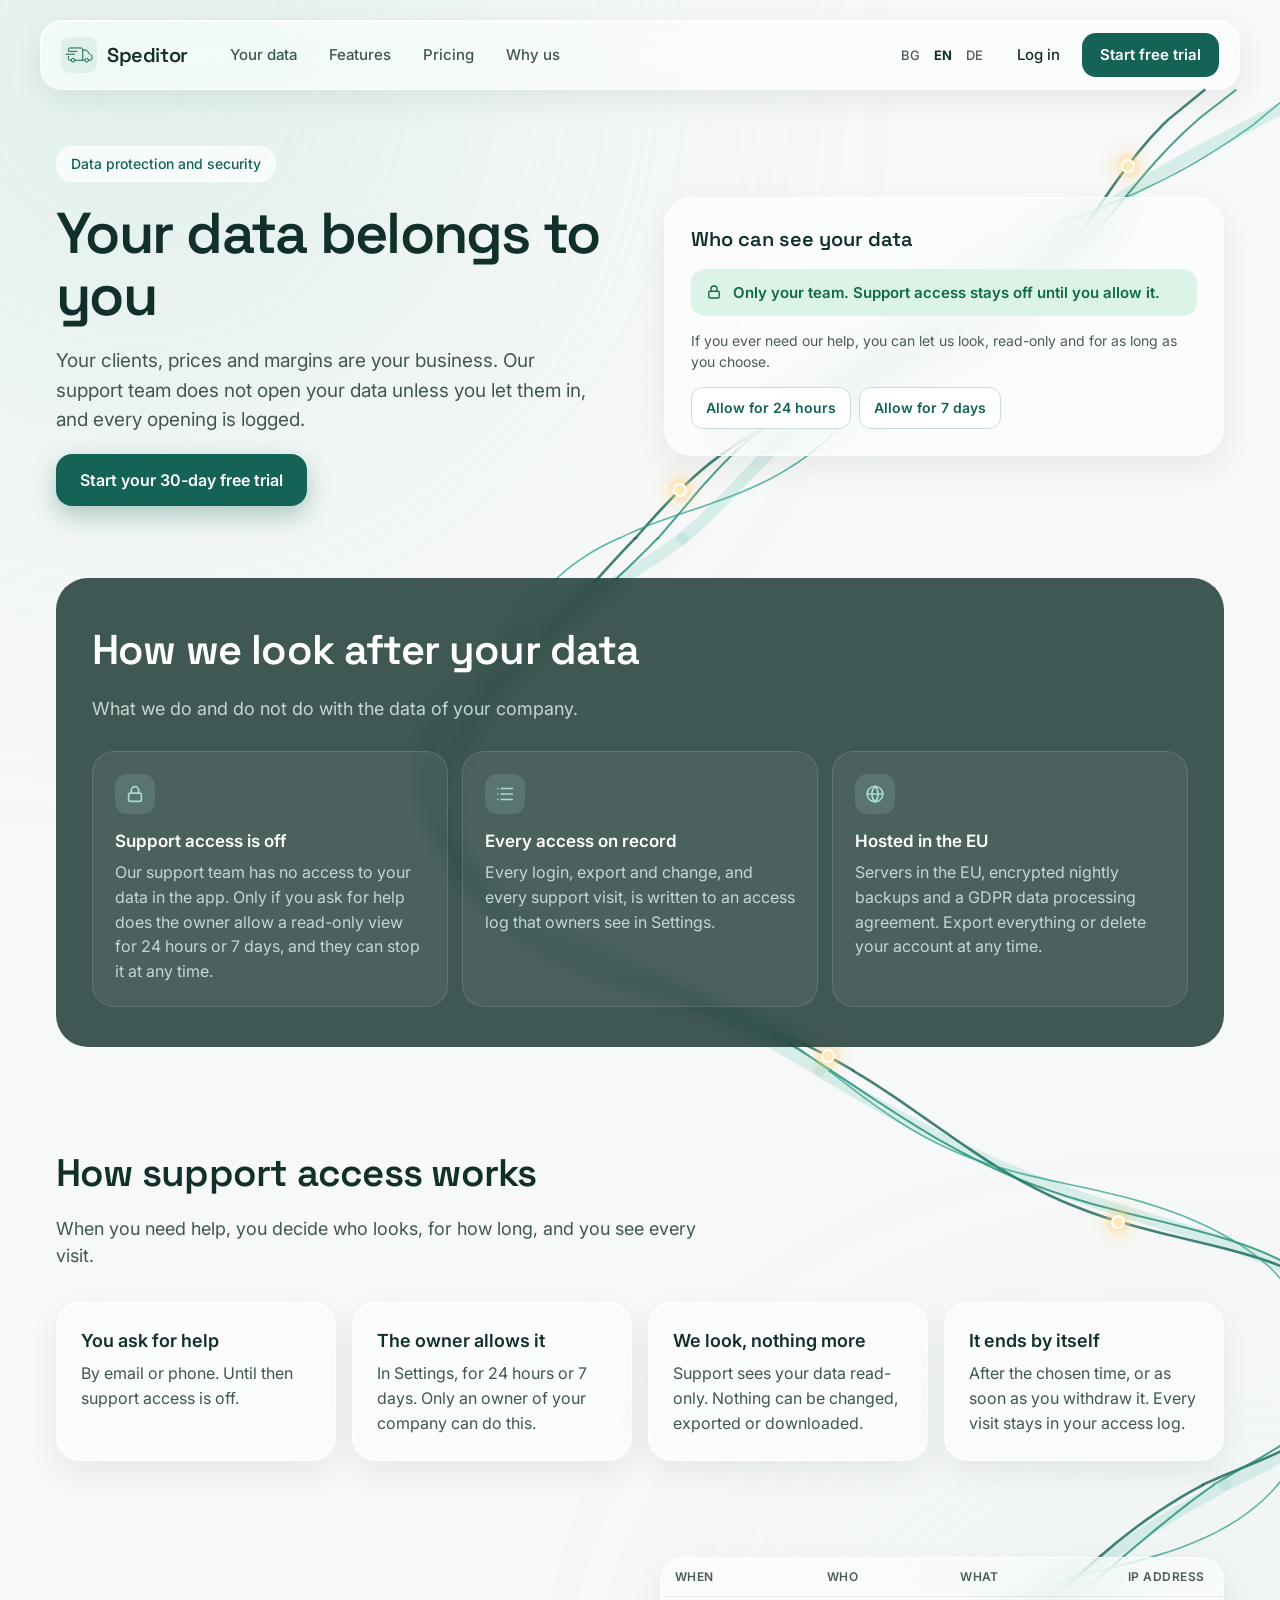
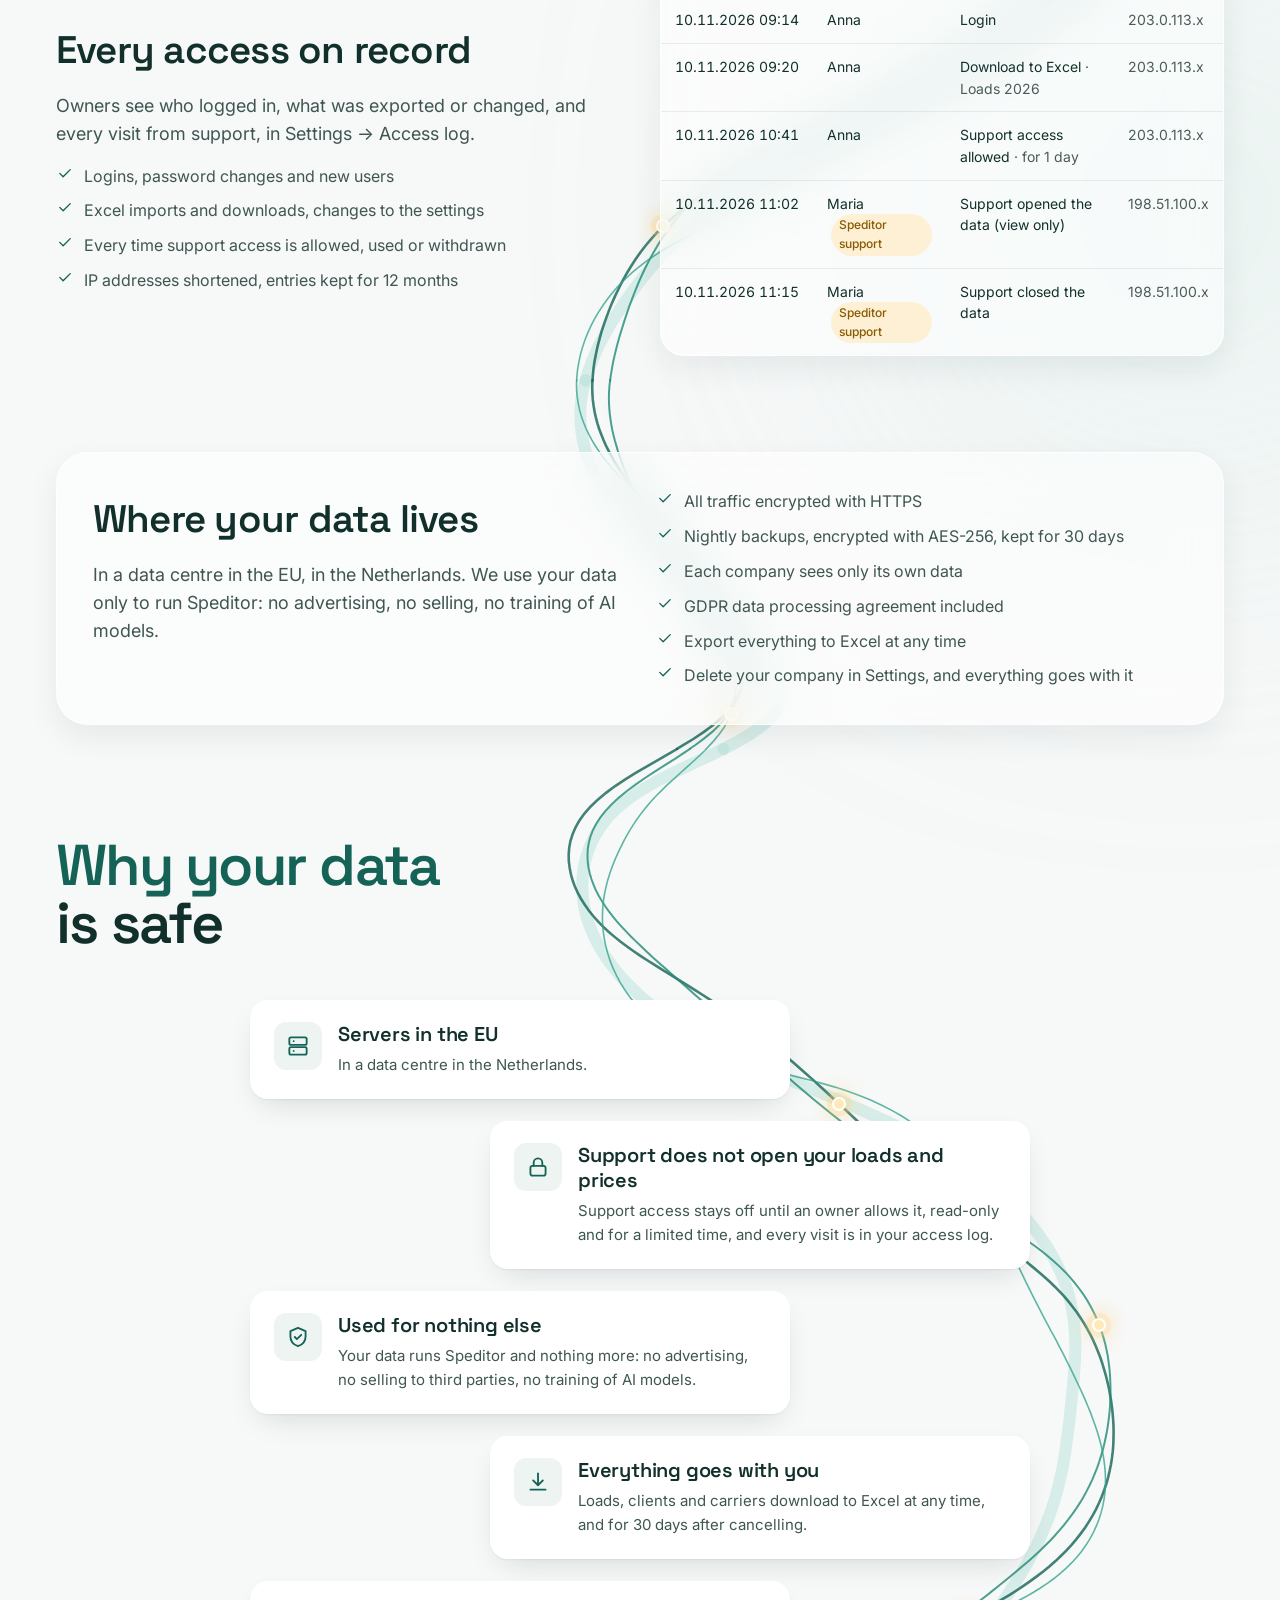
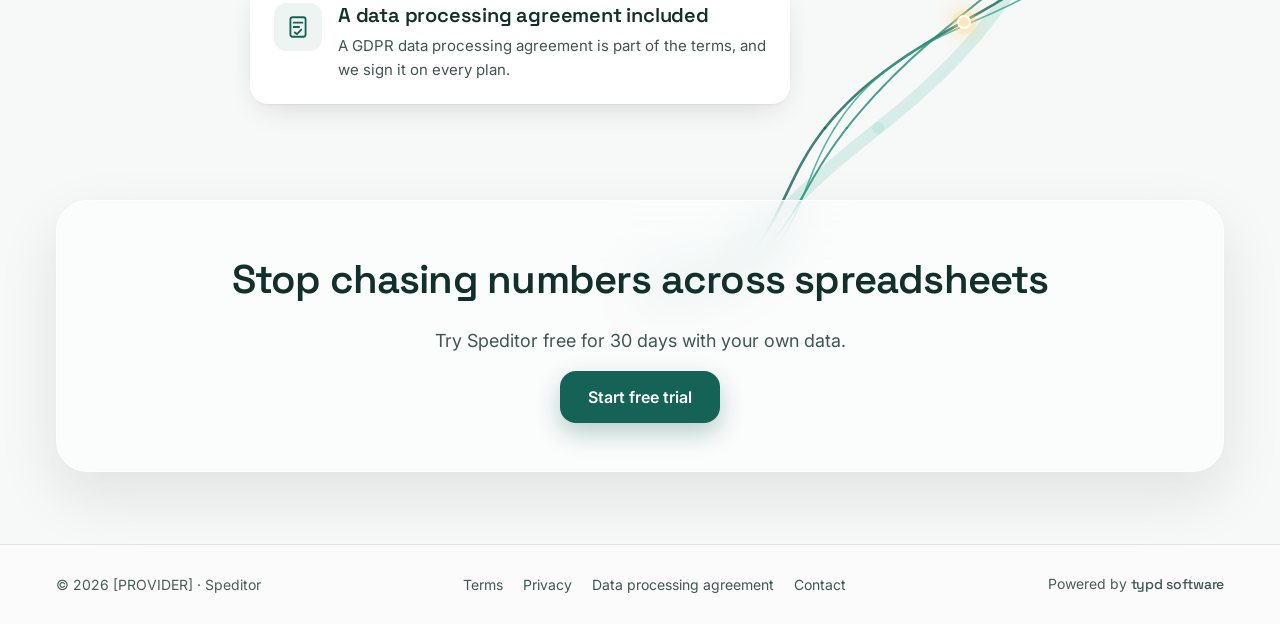
<file: your-data/index.html>
<!doctype html>
<html lang="en">
<head>
<meta charset="utf-8">
<meta name="viewport" content="width=device-width, initial-scale=1">
<title>Your data belongs to you – Speditor</title>
<link href="https://fonts.googleapis.com/css2?family=Inter:wght@400;500;600&amp;family=Space+Grotesk:wght@500;600&amp;display=swap" rel="stylesheet">
<style>
body{margin:0}
html{scroll-behavior:smooth}
@keyframes cue{0%,100%{transform:translateY(0)}50%{transform:translateY(6px)}}
@keyframes rise{from{opacity:0;transform:translateY(28px)}to{opacity:1;transform:none}}
@keyframes float{0%,100%{transform:translateY(0)}50%{transform:translateY(-8px)}}
.cue-arrow{animation:cue 1.6s ease-in-out infinite}
.float{animation:float 7s ease-in-out infinite}
@supports (animation-timeline: view()){.reveal{animation:rise linear both;animation-timeline:view();animation-range:entry 0% cover 22%}}
@media (prefers-reduced-motion: reduce){.cue-arrow,.float,.reveal{animation:none}html{scroll-behavior:auto}}
.wv{display:flex;flex-direction:column;gap:22px;max-width:780px;margin:0 auto}
.wv-card{width:540px}.wv-card:nth-child(even){align-self:flex-end}
.wv-card{position:relative;box-sizing:border-box;display:flex;gap:16px;align-items:flex-start;background:#ffffff;border-radius:18px;padding:22px 24px;box-shadow:0 1px 2px rgba(18,48,43,.06),0 12px 32px -12px rgba(18,48,43,.18)}
@supports (animation-timeline: view()){.wv-card{animation:rise linear both;animation-timeline:view();animation-range:entry 0% cover 22%}}
@media (prefers-reduced-motion: reduce){.wv-card{animation:none}}
.wv-ic{flex:none;width:48px;height:48px;border-radius:12px;background:#eef4f1;display:flex;align-items:center;justify-content:center}
.wv-card h3{margin:0 0 6px;font-family:'Space Grotesk',sans-serif;font-size:20px;font-weight:600;line-height:1.25;letter-spacing:-.01em;color:#12302b}
.wv-card p{margin:0;color:#3f5652;font-size:15px;line-height:1.6}
@media (max-width: 1100px){.wv{margin:0 auto;max-width:36rem}.wv-card{width:auto}.wv-card:nth-child(even){align-self:auto}.wv-card{animation:none}}
:has(> .seg-lines){isolation:isolate}
.seg-lines{position:absolute;top:0;left:50%;width:1440px;height:100%;transform:translateX(-50%);pointer-events:none;overflow:visible;z-index:-1}
.pl-dot{z-index:-1}
.pl-dot{position:absolute;width:10px;height:10px;margin:-7px 0 0 -7px;border-radius:50%;background:#ffe9b8;border:2px solid #ffffff;box-shadow:0 0 0 5px rgba(255,210,122,.22),0 0 18px 6px rgba(255,210,122,.45);pointer-events:none}
@media (max-width: 1100px){.seg-lines,.pl-dot{display:none}}
a{color:#146356;text-decoration:none}a:hover{color:#0f4f45}
</style>
</head>
<body>
<div style="position: relative; overflow: hidden; background: #f7f8f8; font-family: Inter, system-ui, sans-serif; color: #12302b; font-size: 16px; line-height: 1.55">
  <div aria-hidden="true" style="position: absolute; width: 760px; height: 760px; left: -240px; top: -300px; border-radius: 50%; background: #a9ddd1; filter: blur(170px); opacity: 0.28"></div>
  <div aria-hidden="true" style="position: absolute; width: 620px; height: 620px; right: -220px; top: 1500px; border-radius: 50%; background: #a9ddd1; filter: blur(170px); opacity: 0.2"></div>



  <!-- Header -->
  <header style="position: relative; max-width: 1200px; margin: 20px auto 0; padding: 12px 20px; border-radius: 22px; background: rgba(255,255,255,0.55); border: 1px solid rgba(255,255,255,0.75); box-shadow: 0 10px 30px rgba(18,48,43,0.08), inset 0 1px 0 rgba(255,255,255,0.9); backdrop-filter: blur(24px) saturate(160%); display: flex; flex-wrap: wrap; align-items: center; gap: 12px 28px; box-sizing: border-box; width: calc(100% - 32px)">
    <a href="/" style="display: flex; align-items: center; gap: 10px; color: #12302b">
      <svg aria-hidden="true" width="36" height="36" viewBox="0 0 110 110"><rect width="110" height="110" rx="26" fill="#dff0ea"></rect><g transform="translate(-1.5 3.5)" fill="none" stroke="#146356" stroke-width="3" stroke-linecap="round" stroke-linejoin="round"><path d="M50 40.5H24V35a5 5 0 0 1 5-5h34a5 5 0 0 1 5 5v32.5"></path><path d="M17 49h26"></path><path d="M24 55v7.5a5 5 0 0 0 5 5h4"></path><path d="M44 67.5h30.5"></path><path d="M68 36.5h10.2c1.9 0 3.6 1.1 4.5 2.8l3.6 7.2c.8 1.6 2.3 2.7 4 3.1l1.6.4c2.3.6 4 2.7 4 5.1v7.4a5 5 0 0 1-5 5H85.5"></path><circle cx="38.5" cy="67.5" r="5.5"></circle><circle cx="80" cy="67.5" r="5.5"></circle></g></svg>
      <span style="font-family: 'Space Grotesk', sans-serif; font-weight: 600; font-size: 20px; letter-spacing: -0.02em">Speditor</span>
    </a>
    <nav style="display: flex; flex-wrap: wrap; gap: 4px; flex-grow: 1; font-size: 15px; font-weight: 500">
      <a href="/your-data/" aria-current="page" style="padding: 10px 14px; border-radius: 12px; color: #3f5652">Your data</a>
      <a href="/#features" style="padding: 10px 14px; border-radius: 12px; color: #3f5652">Features</a>
      <a href="/#pricing" style="padding: 10px 14px; border-radius: 12px; color: #3f5652">Pricing</a>
      <a href="/#why" style="padding: 10px 14px; border-radius: 12px; color: #3f5652">Why us</a>
    </nav>
    <div style="display: flex; align-items: center; gap: 8px; font-size: 15px; font-weight: 500">
      <nav aria-label="Language" style="display: flex; align-items: center; gap: 2px; padding: 0 6px; font-size: 13px">
        <a href="/bg/vashite-danni/" lang="bg" style="padding: 10px 6px; color: #4b5b58">BG</a>
        <a href="/your-data/" lang="en" aria-current="true" style="padding: 10px 6px; color: #12302b; font-weight: 700">EN</a>
        <a href="/de/ihre-daten/" lang="de" style="padding: 10px 6px; color: #4b5b58">DE</a>
      </nav>
      <a href="#" style="padding: 10px 14px; border-radius: 12px; color: #12302b">Log in</a>
      <a href="#" style="display: flex; align-items: center; height: 44px; padding: 0 18px; border-radius: 14px; background: #146356; color: #ffffff; font-weight: 600">Start free trial</a>
    </div>
  </header>

  <!-- Hero -->
  <section style="position: relative; max-width: 1200px; margin: 0 auto; padding: 56px 16px 32px; box-sizing: border-box; display: grid; grid-template-columns: repeat(auto-fit, minmax(min(100%, 440px), 1fr)); gap: 48px; align-items: center">
    <svg class="seg-lines" aria-hidden="true" viewBox="0 0 1440 421" preserveAspectRatio="none"><polyline points="1394.7,0.0 1356.0,20.0 1348.7,23.5 1340.7,27.4 1332.1,31.6 1322.9,36.0 1313.4,40.6 1303.5,45.5 1293.5,50.4 1283.4,55.5 1273.3,60.6 1263.3,65.8 1253.5,71.0 1244.0,76.2 1234.8,81.4 1225.8,86.6 1217.1,91.8 1208.6,96.9 1200.2,102.0 1192.0,107.2 1183.8,112.3 1175.6,117.3 1167.3,122.4 1158.9,127.4 1150.3,132.4 1141.6,137.4 1132.6,142.4 1123.6,147.4 1114.3,152.4 1104.9,157.4 1095.5,162.4 1085.9,167.5 1076.3,172.6 1066.7,177.8 1057.1,183.0 1047.5,188.3 1038.0,193.7 1028.6,199.2 1019.3,204.7 1010.1,210.4 1001.0,216.2 992.0,222.1 983.1,228.1 974.3,234.2 965.7,240.4 957.2,246.7 948.7,253.1 940.4,259.7 932.1,266.3 923.9,273.0 915.9,279.7 907.9,286.5 900.0,293.4 892.1,300.4 884.4,307.3 876.7,314.3 869.2,321.3 861.7,328.4 854.4,335.4 847.2,342.3 840.0,349.3 832.9,356.2 826.0,363.1 819.0,369.9 812.1,376.6 805.2,383.3 798.3,389.8 791.3,396.4 784.2,402.8 777.0,409.1 769.6,415.4 762.7,421.0" fill="none" stroke="#a9ddd1" stroke-width="12" stroke-linecap="round" opacity="0.4" vector-effect="non-scaling-stroke"></polyline><polyline points="1284.5,0.0 1248.2,27.8 1242.8,32.8 1237.2,38.3 1231.4,44.1 1225.5,50.4 1219.5,57.1 1213.6,64.1 1207.6,71.3 1201.8,78.8 1195.9,86.4 1190.1,94.2 1184.3,102.0 1178.5,110.0 1172.6,117.9 1166.6,125.9 1160.4,133.9 1154.0,141.8 1147.4,149.6 1140.6,157.4 1133.5,165.0 1126.1,172.5 1118.4,179.8 1110.5,186.9 1102.4,193.8 1094.0,200.5 1085.4,207.0 1076.6,213.2 1067.6,219.2 1058.5,224.9 1049.2,230.4 1039.8,235.6 1030.2,240.6 1020.6,245.4 1010.8,250.0 1000.9,254.4 991.0,258.7 980.9,262.8 970.8,266.8 960.7,270.7 950.5,274.5 940.3,278.2 930.1,282.0 919.8,285.7 909.6,289.5 899.5,293.4 889.4,297.3 879.4,301.4 869.5,305.5 859.8,309.8 850.2,314.3 840.9,319.0 831.7,323.8 822.8,328.8 814.1,334.0 805.7,339.4 797.5,345.0 789.5,350.8 781.8,356.8 774.3,362.9 767.0,369.2 759.8,375.7 752.8,382.3 745.9,389.0 739.0,396.0 732.2,403.0 725.3,410.3 718.5,417.6 715.4,421.0" fill="none" stroke="#146356" stroke-width="2.6" stroke-linecap="round" opacity="0.8" vector-effect="non-scaling-stroke"></polyline><polyline points="1315.8,0.0 1279.4,26.6 1273.7,31.4 1267.6,36.7 1261.2,42.3 1254.7,48.3 1248.1,54.6 1241.4,61.3 1234.8,68.1 1228.2,75.1 1221.6,82.3 1215.1,89.6 1208.6,96.9 1202.1,104.2 1195.6,111.6 1189.0,118.9 1182.2,126.1 1175.3,133.2 1168.1,140.3 1160.6,147.2 1152.9,153.9 1144.9,160.5 1136.6,166.9 1128.0,173.1 1119.2,179.0 1110.1,184.8 1100.8,190.4 1091.4,195.7 1081.7,200.9 1072.0,205.8 1062.1,210.6 1052.1,215.3 1042.1,219.8 1032.0,224.1 1021.9,228.4 1011.8,232.6 1001.7,236.8 991.6,240.9 981.5,245.0 971.5,249.2 961.5,253.3 951.6,257.5 941.7,261.8 932.0,266.2 922.3,270.7 912.7,275.4 903.3,280.2 893.9,285.1 884.7,290.2 875.7,295.5 866.8,301.0 858.1,306.6 849.6,312.5 841.3,318.5 833.3,324.7 825.4,331.1 817.8,337.6 810.4,344.2 803.2,351.0 796.1,357.9 789.3,364.9 782.5,372.0 775.9,379.1 769.3,386.4 762.7,393.7 756.1,401.0 749.5,408.3 742.8,415.7 737.9,421.0" fill="none" stroke="#1f8a74" stroke-width="2" stroke-linecap="round" opacity="0.8" vector-effect="non-scaling-stroke"></polyline><polyline points="1375.4,0.0 1334.4,31.8 1327.2,36.7 1319.5,41.7 1311.3,47.0 1302.7,52.3 1293.7,57.6 1284.5,62.9 1275.2,68.1 1265.8,73.1 1256.3,77.9 1247.0,82.5 1237.7,87.0 1228.4,91.1 1219.3,95.2 1210.2,99.0 1201.1,102.7 1192.0,106.2 1182.8,109.7 1173.6,113.2 1164.3,116.6 1154.8,120.1 1145.3,123.6 1135.6,127.3 1125.9,131.1 1116.2,135.1 1106.4,139.3 1096.7,143.8 1087.0,148.7 1077.5,153.9 1068.2,159.4 1059.1,165.4 1050.2,171.7 1041.5,178.4 1033.1,185.5 1025.0,193.0 1017.1,200.7 1009.5,208.8 1002.1,217.1 994.9,225.7 987.8,234.4 980.8,243.2 974.0,252.0 967.1,260.9 960.3,269.7 953.4,278.4 946.5,286.9 939.4,295.3 932.2,303.3 924.8,311.1 917.2,318.6 909.5,325.7 901.5,332.5 893.4,338.9 885.0,344.9 876.5,350.5 867.8,355.8 859.0,360.7 850.0,365.2 840.9,369.5 831.6,373.5 822.3,377.2 812.9,380.7 803.4,384.1 793.8,387.3 784.2,390.5 774.5,393.6 764.8,396.7 755.0,399.8 745.2,403.0 735.4,406.4 725.7,409.9 716.0,413.7 706.4,417.7 699.2,421.0" fill="none" stroke="#2aa088" stroke-width="1.6" stroke-linecap="round" opacity="0.75" vector-effect="non-scaling-stroke"></polyline></svg><span class="pl-dot" style="left: calc(50% + 488px); top: 16.934%"></span><span class="pl-dot" style="left: calc(50% + 40px); top: 89.229%"></span>
    <div style="display: flex; flex-direction: column; gap: 20px">
      <span style="align-self: flex-start; padding: 6px 14px; border-radius: 999px; background: rgba(255,255,255,0.7); border: 1px solid rgba(255,255,255,0.9); font-size: 14px; font-weight: 500; color: #146356">Data protection and security</span>
      <h1 style="margin: 0; font-family: 'Space Grotesk', sans-serif; font-weight: 600; font-size: clamp(2.4rem, 5vw, 3.6rem); line-height: 1.08; letter-spacing: -0.03em">Your data belongs to you</h1>
      <p style="margin: 0; font-size: 19px; color: #3f5652; max-width: 34rem">Your clients, prices and margins are your business. Our support team does not open your data unless you let them in, and every opening is logged.</p>
      <div style="display: flex; flex-wrap: wrap; gap: 12px">
        <a href="#" style="display: flex; align-items: center; height: 52px; padding: 0 24px; border-radius: 16px; background: #146356; color: #ffffff; font-weight: 600; box-shadow: 0 10px 24px rgba(20,99,86,0.3)">Start your 30-day free trial</a>
      </div>
    </div>
    <div class="float" role="img" aria-label="The support access setting in Speditor: off, with buttons to allow it for 24 hours or 7 days" style="padding: 26px; border-radius: 28px; background: rgba(255,255,255,0.55); border: 1px solid rgba(255,255,255,0.75); box-shadow: 0 12px 32px rgba(18,48,43,0.07); backdrop-filter: blur(24px); display: flex; flex-direction: column; gap: 14px">
      <span style="font-family: 'Space Grotesk', sans-serif; font-weight: 600; font-size: 20px">Who can see your data</span>
      <span style="display: flex; align-items: center; gap: 10px; padding: 12px 14px; border-radius: 14px; background: #dcf3e8; color: #0f6b47; font-weight: 600; font-size: 15px"><svg aria-hidden="true" width="18" height="18" viewBox="0 0 24 24" fill="none" stroke="currentColor" stroke-width="1.8" stroke-linecap="round" stroke-linejoin="round"><rect x="5" y="11" width="14" height="9" rx="2"></rect><path d="M8 11V8a4 4 0 0 1 8 0v3"></path></svg>Only your team. Support access stays off until you allow it.</span>
      <span style="font-size: 14px; color: #4b5b58">If you ever need our help, you can let us look, read-only and for as long as you choose.</span>
      <div style="display: flex; flex-wrap: wrap; gap: 8px">
        <span style="padding: 9px 14px; border-radius: 12px; background: rgba(255,255,255,0.85); border: 1px solid #c9ddd7; font-size: 14px; font-weight: 600; color: #146356">Allow for 24 hours</span>
        <span style="padding: 9px 14px; border-radius: 12px; background: rgba(255,255,255,0.85); border: 1px solid #c9ddd7; font-size: 14px; font-weight: 600; color: #146356">Allow for 7 days</span>
      </div>
    </div>
  </section>

  <!-- How we look after your data -->
  <section style="position: relative; max-width: 1200px; margin: 0 auto; padding: 40px 16px 24px; box-sizing: border-box">
    <svg class="seg-lines" aria-hidden="true" viewBox="0 0 1440 557" preserveAspectRatio="none"><polyline points="762.7,0.0 762.0,0.6 754.2,6.7 746.1,12.7 737.9,18.7 729.4,24.5 720.7,30.3 711.9,36.1 703.0,41.7 693.9,47.3 684.9,52.7 675.8,58.2 666.7,63.5 657.8,68.8 649.0,74.0 640.3,79.2 631.7,84.4 623.4,89.5 615.2,94.7 607.3,99.8 599.5,104.9 592.0,110.1 584.7,115.2 577.6,120.4 570.8,125.7 564.2,131.0 557.8,136.4 551.7,141.8 545.9,147.3 540.3,152.9 535.1,158.6 530.1,164.4 525.5,170.2 521.3,176.2 517.4,182.3 513.8,188.4 510.6,194.6 507.9,201.0 505.5,207.3 503.5,213.8 502.0,220.3 500.8,226.8 500.1,233.4 499.7,240.1 499.8,246.7 500.3,253.3 501.1,260.0 502.4,266.6 504.0,273.2 506.1,279.7 508.5,286.3 511.3,292.7 514.4,299.1 517.9,305.5 521.7,311.7 525.9,317.9 530.5,324.0 535.3,330.0 540.5,336.0 546.0,341.8 551.8,347.6 557.9,353.3 564.3,358.9 570.9,364.3 577.9,369.8 585.1,375.1 592.6,380.4 600.3,385.6 608.2,390.7 616.4,395.8 624.8,400.8 633.4,405.9 642.2,410.9 651.1,415.8 660.3,420.8 669.6,425.8 679.1,430.8 688.7,435.9 698.4,441.0 708.3,446.2 718.3,451.4 728.4,456.8 738.6,462.2 748.9,467.7 759.2,473.3 769.6,479.1 780.1,484.9 790.7,490.9 801.3,497.0 811.9,503.2 822.5,509.5 833.2,515.9 843.9,522.4 854.7,529.0 865.5,535.7 876.4,542.4 887.3,549.3 898.4,556.1 899.7,557.0" fill="none" stroke="#a9ddd1" stroke-width="12" stroke-linecap="round" opacity="0.4" vector-effect="non-scaling-stroke"></polyline><polyline points="715.4,0.0 711.7,4.1 704.8,11.7 698.0,19.3 691.1,27.1 684.3,34.9 677.4,42.8 670.6,50.7 663.9,58.6 657.3,66.4 650.8,74.1 644.4,81.8 638.1,89.3 631.9,96.8 625.9,104.0 620.0,111.1 614.2,118.0 608.6,124.7 603.1,131.2 597.7,137.6 592.5,143.7 587.4,149.7 582.4,155.5 577.5,161.1 572.8,166.5 568.2,171.8 563.8,177.0 559.6,182.1 555.5,187.1 551.7,192.0 548.0,196.9 544.5,201.8 541.3,206.7 538.2,211.6 535.4,216.6 532.8,221.7 530.5,226.8 528.4,232.1 526.5,237.5 524.9,243.0 523.6,248.6 522.6,254.4 521.8,260.4 521.3,266.5 521.2,272.8 521.3,279.2 521.8,285.8 522.6,292.4 523.8,299.3 525.3,306.2 527.1,313.2 529.4,320.2 531.9,327.4 534.9,334.5 538.3,341.7 542.0,348.9 546.1,356.0 550.6,363.1 555.6,370.2 560.9,377.1 566.6,383.9 572.7,390.6 579.2,397.1 586.2,403.5 593.4,409.7 601.1,415.6 609.2,421.4 617.6,426.9 626.3,432.3 635.4,437.4 644.9,442.2 654.6,446.9 664.6,451.3 675.0,455.6 685.6,459.6 696.4,463.5 707.5,467.3 718.8,471.0 730.3,474.6 741.9,478.1 753.6,481.6 765.5,485.2 777.4,488.8 789.4,492.6 801.5,496.4 813.5,500.4 825.5,504.7 837.5,509.1 849.4,513.8 861.3,518.8 873.0,524.0 884.7,529.6 896.3,535.5 907.7,541.7 919.1,548.2 930.5,555.1 933.5,557.0" fill="none" stroke="#146356" stroke-width="2.6" stroke-linecap="round" opacity="0.8" vector-effect="non-scaling-stroke"></polyline><polyline points="737.9,0.0 735.9,2.1 729.0,9.5 721.9,16.9 714.7,24.3 707.4,31.7 700.0,39.0 692.6,46.3 685.0,53.4 677.5,60.5 669.9,67.4 662.4,74.2 655.0,80.9 647.6,87.4 640.3,93.8 633.1,100.0 626.0,106.0 619.0,111.9 612.1,117.7 605.3,123.3 598.7,128.8 592.1,134.2 585.7,139.5 579.5,144.7 573.4,149.8 567.4,154.9 561.6,160.0 556.1,165.0 550.7,170.1 545.5,175.1 540.6,180.2 536.0,185.4 531.6,190.7 527.5,196.0 523.7,201.4 520.2,207.0 517.1,212.6 514.3,218.4 511.8,224.3 509.7,230.3 508.0,236.4 506.6,242.7 505.6,249.1 505.0,255.6 504.8,262.1 504.9,268.8 505.5,275.5 506.4,282.3 507.8,289.1 509.5,295.9 511.7,302.8 514.2,309.6 517.2,316.4 520.5,323.2 524.3,330.0 528.4,336.6 533.0,343.2 537.9,349.6 543.2,356.0 548.9,362.2 555.0,368.3 561.4,374.3 568.2,380.1 575.4,385.7 582.9,391.2 590.7,396.5 598.8,401.6 607.3,406.6 616.0,411.4 625.0,416.1 634.3,420.6 643.8,425.1 653.5,429.4 663.5,433.6 673.6,437.8 684.0,442.0 694.4,446.1 705.0,450.2 715.8,454.4 726.6,458.6 737.5,463.0 748.5,467.4 759.6,472.0 770.6,476.8 781.7,481.7 792.8,486.8 803.9,492.2 814.9,497.8 825.9,503.6 836.9,509.6 847.8,515.9 858.7,522.4 869.6,529.2 880.4,536.1 891.2,543.2 902.1,550.6 911.4,557.0" fill="none" stroke="#1f8a74" stroke-width="2" stroke-linecap="round" opacity="0.8" vector-effect="non-scaling-stroke"></polyline><polyline points="699.2,0.0 697.0,1.0 687.7,5.7 678.6,10.7 669.8,16.0 661.3,21.8 653.1,27.9 645.2,34.4 637.7,41.3 630.6,48.5 623.9,55.9 617.6,63.7 611.7,71.6 606.1,79.6 601.0,87.8 596.2,96.0 591.8,104.3 587.6,112.4 583.8,120.5 580.3,128.5 577.0,136.3 573.9,143.9 571.0,151.3 568.4,158.4 565.9,165.3 563.6,171.9 561.4,178.3 559.4,184.4 557.4,190.2 555.6,195.9 553.9,201.3 552.3,206.5 550.8,211.6 549.3,216.6 548.0,221.6 546.7,226.5 545.5,231.4 544.3,236.3 543.3,241.3 542.3,246.4 541.5,251.6 540.7,257.0 540.1,262.6 539.6,268.3 539.4,274.3 539.2,280.5 539.3,286.9 539.7,293.5 540.2,300.3 541.1,307.4 542.2,314.6 543.7,321.9 545.5,329.4 547.7,337.0 550.3,344.6 553.3,352.3 556.7,360.0 560.6,367.6 565.0,375.1 569.8,382.5 575.1,389.7 580.9,396.7 587.2,403.5 594.0,409.9 601.3,416.1 609.1,422.0 617.3,427.5 626.1,432.7 635.2,437.5 644.8,442.0 654.8,446.1 665.2,450.0 675.9,453.6 686.9,457.0 698.1,460.2 709.6,463.3 721.2,466.4 732.9,469.5 744.7,472.7 756.6,476.0 768.5,479.5 780.3,483.3 792.0,487.4 803.6,491.9 815.1,496.8 826.5,502.1 837.7,507.9 848.7,514.1 859.5,520.8 870.3,527.8 880.9,535.3 891.4,543.1 901.9,551.3 909.1,557.0" fill="none" stroke="#2aa088" stroke-width="1.6" stroke-linecap="round" opacity="0.75" vector-effect="non-scaling-stroke"></polyline></svg><span class="pl-dot" style="left: calc(50% + 188px); top: 97.255%"></span>
    <div style="padding: 40px 36px; border-radius: 32px; background: rgba(18,48,43,0.8); backdrop-filter: blur(8px); color: #e8f2ef">
      <h2 style="margin: 0 0 12px; font-family: 'Space Grotesk', sans-serif; font-weight: 600; font-size: clamp(1.8rem, 3.5vw, 2.6rem); letter-spacing: -0.02em; color: #ffffff">How we look after your data</h2>
      <p style="margin: 0 0 28px; max-width: 44rem; font-size: 18px; color: #c4d8d3">What we do and do not do with the data of your company.</p>
      <div style="display: grid; grid-template-columns: repeat(auto-fit, minmax(min(100%, 250px), 1fr)); gap: 14px">
        <div class="reveal" style="padding: 22px; border-radius: 22px; background: rgba(255,255,255,0.06); border: 1px solid rgba(255,255,255,0.12)">
          <span style="width: 40px; height: 40px; border-radius: 12px; background: rgba(169,221,209,0.16); color: #a9ddd1; display: flex; align-items: center; justify-content: center"><svg aria-hidden="true" width="22" height="22" viewBox="0 0 24 24" fill="none" stroke="currentColor" stroke-width="1.8" stroke-linecap="round" stroke-linejoin="round"><rect x="5" y="11" width="14" height="9" rx="2"></rect><path d="M8 11V8a4 4 0 0 1 8 0v3"></path></svg></span>
          <h3 style="margin: 14px 0 6px; font-size: 17px; font-weight: 600; color: #ffffff">Support access is off</h3>
          <p style="margin: 0; color: #c4d8d3">Our support team has no access to your data in the app. Only if you ask for help does the owner allow a read-only view for 24 hours or 7 days, and they can stop it at any time.</p>
        </div>
        <div class="reveal" style="padding: 22px; border-radius: 22px; background: rgba(255,255,255,0.06); border: 1px solid rgba(255,255,255,0.12)">
          <span style="width: 40px; height: 40px; border-radius: 12px; background: rgba(169,221,209,0.16); color: #a9ddd1; display: flex; align-items: center; justify-content: center"><svg aria-hidden="true" width="22" height="22" viewBox="0 0 24 24" fill="none" stroke="currentColor" stroke-width="1.8" stroke-linecap="round" stroke-linejoin="round"><path d="M8 6h12M8 12h12M8 18h12M4 6h.01M4 12h.01M4 18h.01"></path></svg></span>
          <h3 style="margin: 14px 0 6px; font-size: 17px; font-weight: 600; color: #ffffff">Every access on record</h3>
          <p style="margin: 0; color: #c4d8d3">Every login, export and change, and every support visit, is written to an access log that owners see in Settings.</p>
        </div>
        <div class="reveal" style="padding: 22px; border-radius: 22px; background: rgba(255,255,255,0.06); border: 1px solid rgba(255,255,255,0.12)">
          <span style="width: 40px; height: 40px; border-radius: 12px; background: rgba(169,221,209,0.16); color: #a9ddd1; display: flex; align-items: center; justify-content: center"><svg aria-hidden="true" width="22" height="22" viewBox="0 0 24 24" fill="none" stroke="currentColor" stroke-width="1.8" stroke-linecap="round" stroke-linejoin="round"><circle cx="12" cy="12" r="8.5"></circle><path d="M3.5 12h17M12 3.5c2.3 2.4 3.4 5.2 3.4 8.5s-1.1 6.1-3.4 8.5c-2.3-2.4-3.4-5.2-3.4-8.5s1.1-6.1 3.4-8.5z"></path></svg></span>
          <h3 style="margin: 14px 0 6px; font-size: 17px; font-weight: 600; color: #ffffff">Hosted in the EU</h3>
          <p style="margin: 0; color: #c4d8d3">Servers in the EU, encrypted nightly backups and a GDPR data processing agreement. Export everything or delete your account at any time.</p>
        </div>
      </div>
    </div>
  </section>

  <!-- How support access works -->
  <section style="position: relative; max-width: 1200px; margin: 0 auto; padding: 72px 16px 24px; box-sizing: border-box">
    <svg class="seg-lines" aria-hidden="true" viewBox="0 0 1440 439" preserveAspectRatio="none"><polyline points="899.7,0.0 909.5,6.1 920.7,13.1 932.1,20.1 943.6,27.2 955.3,34.2 967.1,41.3 979.1,48.3 991.3,55.2 1003.6,62.1 1016.0,68.9 1028.5,75.6 1041.2,82.2 1054.0,88.6 1066.9,94.9 1079.9,101.0 1093.0,106.9 1106.2,112.7 1119.6,118.3 1133.1,123.7 1146.7,129.0 1160.6,134.1 1174.6,139.1 1188.8,144.0 1203.3,148.8 1217.9,153.6 1232.6,158.3 1247.4,163.1 1262.3,167.9 1277.0,172.7 1291.6,177.7 1305.8,182.8 1319.6,188.1 1332.9,193.5 1345.4,199.2 1357.1,205.0 1367.9,211.1 1377.6,217.3 1386.3,223.6 1394.0,230.1 1400.5,236.7 1405.9,243.3 1410.4,250.0 1413.9,256.6 1416.5,263.2 1418.4,269.7 1419.6,276.2 1420.3,282.5 1420.5,288.8 1420.3,295.0 1419.9,301.1 1419.2,307.1 1418.4,313.0 1417.5,318.9 1416.4,324.7 1415.3,330.5 1414.1,336.2 1412.7,341.9 1411.1,347.5 1409.3,353.2 1407.2,358.7 1404.8,364.3 1401.9,369.8 1398.5,375.2 1394.5,380.6 1390.0,385.9 1384.7,391.1 1378.8,396.3 1372.2,401.4 1364.9,406.5 1357.0,411.5 1348.5,416.5 1339.5,421.5 1330.0,426.5 1320.2,431.5 1310.0,436.7 1305.3,439.0" fill="none" stroke="#a9ddd1" stroke-width="12" stroke-linecap="round" opacity="0.4" vector-effect="non-scaling-stroke"></polyline><polyline points="933.5,0.0 941.7,5.2 953.0,12.7 964.2,20.4 975.4,28.3 986.6,36.5 997.9,44.8 1009.2,53.2 1020.6,61.6 1032.1,70.1 1043.6,78.6 1055.3,86.9 1067.2,95.1 1079.1,103.0 1091.3,110.7 1103.7,118.1 1116.3,125.2 1129.2,131.9 1142.4,138.2 1155.9,144.1 1169.7,149.7 1183.9,154.9 1198.5,159.8 1213.4,164.3 1228.5,168.6 1243.9,172.7 1259.5,176.7 1275.1,180.7 1290.6,184.7 1305.8,188.7 1320.7,193.0 1335.1,197.5 1348.8,202.3 1361.7,207.4 1373.6,212.8 1384.6,218.5 1394.4,224.5 1403.1,230.8 1410.6,237.3 1417.0,244.0 1422.2,250.7 1426.4,257.5 1429.6,264.3 1432.0,271.0 1433.5,277.6 1434.4,284.1 1434.7,290.4 1434.6,296.6 1434.0,302.6 1433.2,308.5 1432.1,314.3 1430.8,319.9 1429.3,325.5 1427.6,331.0 1425.7,336.4 1423.7,341.8 1421.4,347.2 1418.8,352.5 1415.8,357.8 1412.5,363.0 1408.6,368.1 1404.3,373.2 1399.3,378.2 1393.7,383.1 1387.4,387.9 1380.5,392.6 1372.9,397.2 1364.6,401.7 1355.7,406.2 1346.3,410.6 1336.4,415.1 1326.2,419.6 1315.6,424.2 1304.9,428.9 1294.0,433.8 1283.0,438.9 1282.9,439.0" fill="none" stroke="#146356" stroke-width="2.6" stroke-linecap="round" opacity="0.8" vector-effect="non-scaling-stroke"></polyline><polyline points="911.4,0.0 913.0,1.0 923.9,8.7 934.9,16.4 946.0,24.2 957.2,32.1 968.6,40.0 980.1,47.8 991.7,55.6 1003.6,63.3 1015.5,70.9 1027.7,78.2 1040.0,85.4 1052.5,92.3 1065.2,98.9 1078.0,105.3 1091.0,111.3 1104.2,117.0 1117.5,122.4 1131.1,127.5 1145.0,132.4 1159.0,137.0 1173.3,141.4 1187.8,145.5 1202.6,149.6 1217.6,153.6 1232.7,157.5 1247.9,161.5 1263.2,165.6 1278.3,169.8 1293.2,174.2 1307.8,178.9 1321.9,183.8 1335.4,189.1 1348.1,194.6 1359.9,200.5 1370.8,206.7 1380.6,213.1 1389.2,219.7 1396.7,226.6 1403.1,233.5 1408.2,240.5 1412.3,247.6 1415.4,254.6 1417.6,261.5 1418.9,268.4 1419.5,275.2 1419.5,281.8 1419.0,288.3 1418.2,294.6 1417.0,300.9 1415.6,307.0 1414.1,313.0 1412.4,318.9 1410.7,324.7 1408.9,330.5 1407.1,336.1 1405.1,341.6 1403.1,347.0 1400.8,352.3 1398.4,357.5 1395.6,362.5 1392.6,367.5 1389.1,372.3 1385.1,377.0 1380.6,381.7 1375.5,386.3 1369.8,391.0 1363.5,395.6 1356.6,400.3 1349.2,405.1 1341.2,410.1 1332.7,415.2 1323.9,420.5 1314.7,426.1 1305.2,431.9 1295.5,437.9 1293.7,439.0" fill="none" stroke="#1f8a74" stroke-width="2" stroke-linecap="round" opacity="0.8" vector-effect="non-scaling-stroke"></polyline><polyline points="909.1,0.0 912.4,2.6 922.9,11.1 933.6,19.7 944.3,28.2 955.3,36.7 966.5,45.0 977.9,53.1 989.6,60.8 1001.6,68.2 1013.9,75.1 1026.5,81.6 1039.4,87.5 1052.6,93.0 1066.0,98.0 1079.7,102.5 1093.5,106.7 1107.6,110.5 1121.8,114.0 1136.1,117.4 1150.5,120.7 1164.9,124.0 1179.4,127.4 1193.9,131.0 1208.3,134.9 1222.6,139.2 1236.7,143.8 1250.6,148.9 1264.1,154.3 1277.3,160.2 1289.9,166.4 1301.8,173.0 1313.1,179.8 1323.5,186.7 1333.0,193.8 1341.6,200.8 1349.2,207.8 1355.7,214.7 1361.2,221.5 1365.7,228.1 1369.3,234.6 1372.1,240.9 1374.0,247.1 1375.4,253.2 1376.1,259.2 1376.5,265.2 1376.5,271.2 1376.4,277.3 1376.2,283.5 1375.9,289.7 1375.8,296.0 1375.7,302.5 1375.9,309.0 1376.2,315.6 1376.8,322.2 1377.5,328.9 1378.3,335.6 1379.3,342.3 1380.4,349.1 1381.3,355.8 1382.2,362.6 1382.9,369.4 1383.2,376.1 1383.1,383.0 1382.5,389.8 1381.3,396.7 1379.4,403.6 1376.8,410.6 1373.4,417.6 1369.1,424.6 1364.0,431.6 1358.1,438.5 1357.6,439.0" fill="none" stroke="#2aa088" stroke-width="1.6" stroke-linecap="round" opacity="0.75" vector-effect="non-scaling-stroke"></polyline></svg><span class="pl-dot" style="left: calc(50% + 478px); top: 36.390%"></span>
    <h2 style="margin: 0 0 12px; font-family: 'Space Grotesk', sans-serif; font-weight: 600; font-size: clamp(1.7rem, 3.4vw, 2.4rem); letter-spacing: -0.02em">How support access works</h2>
    <p style="margin: 0 0 32px; font-size: 18px; color: #3f5652; max-width: 42rem">When you need help, you decide who looks, for how long, and you see every visit.</p>
    <ol style="margin: 0; padding: 0; list-style: none; display: grid; grid-template-columns: repeat(auto-fit, minmax(min(100%, 250px), 1fr)); gap: 16px">
      <li class="reveal" style="padding: 24px; border-radius: 24px; background: rgba(255,255,255,0.55); border: 1px solid rgba(255,255,255,0.75); box-shadow: 0 12px 32px rgba(18,48,43,0.07); backdrop-filter: blur(24px)">
        <h3 style="margin: 0 0 6px; font-size: 18px; font-weight: 600">You ask for help</h3>
        <p style="margin: 0; color: #3f5652">By email or phone. Until then support access is off.</p>
      </li>
      <li class="reveal" style="padding: 24px; border-radius: 24px; background: rgba(255,255,255,0.55); border: 1px solid rgba(255,255,255,0.75); box-shadow: 0 12px 32px rgba(18,48,43,0.07); backdrop-filter: blur(24px)">
        <h3 style="margin: 0 0 6px; font-size: 18px; font-weight: 600">The owner allows it</h3>
        <p style="margin: 0; color: #3f5652">In Settings, for 24 hours or 7 days. Only an owner of your company can do this.</p>
      </li>
      <li class="reveal" style="padding: 24px; border-radius: 24px; background: rgba(255,255,255,0.55); border: 1px solid rgba(255,255,255,0.75); box-shadow: 0 12px 32px rgba(18,48,43,0.07); backdrop-filter: blur(24px)">
        <h3 style="margin: 0 0 6px; font-size: 18px; font-weight: 600">We look, nothing more</h3>
        <p style="margin: 0; color: #3f5652">Support sees your data read-only. Nothing can be changed, exported or downloaded.</p>
      </li>
      <li class="reveal" style="padding: 24px; border-radius: 24px; background: rgba(255,255,255,0.55); border: 1px solid rgba(255,255,255,0.75); box-shadow: 0 12px 32px rgba(18,48,43,0.07); backdrop-filter: blur(24px)">
        <h3 style="margin: 0 0 6px; font-size: 18px; font-weight: 600">It ends by itself</h3>
        <p style="margin: 0; color: #3f5652">After the chosen time, or as soon as you withdraw it. Every visit stays in your access log.</p>
      </li>
    </ol>
  </section>

  <!-- Access log -->
  <section style="position: relative; max-width: 1200px; margin: 0 auto; padding: 72px 16px 24px; box-sizing: border-box; display: grid; grid-template-columns: repeat(auto-fit, minmax(min(100%, 340px), 1fr)); gap: 40px; align-items: center">
    <svg class="seg-lines" aria-hidden="true" viewBox="0 0 1440 445" preserveAspectRatio="none"><polyline points="1305.3,0.0 1299.5,2.9 1288.9,8.2 1278.1,13.6 1267.3,19.2 1256.3,24.9 1245.4,30.8 1234.4,36.9 1223.3,43.1 1212.3,49.5 1201.2,56.1 1190.0,62.8 1178.9,69.7 1167.6,76.7 1156.3,83.8 1144.9,91.0 1133.5,98.3 1121.9,105.6 1110.3,113.0 1098.7,120.4 1087.0,127.7 1075.3,135.0 1063.5,142.3 1051.8,149.5 1040.0,156.6 1028.3,163.6 1016.7,170.4 1005.1,177.1 993.6,183.7 982.1,190.1 970.8,196.4 959.6,202.5 948.5,208.5 937.6,214.3 926.7,220.0 916.1,225.6 905.6,231.0 895.2,236.4 885.0,241.6 875.0,246.8 865.2,252.0 855.5,257.0 846.0,262.1 836.7,267.1 827.7,272.1 818.8,277.1 810.2,282.2 801.9,287.3 793.8,292.4 786.0,297.5 778.5,302.7 771.3,308.0 764.3,313.3 757.7,318.7 751.3,324.1 745.3,329.5 739.5,335.0 733.9,340.6 728.6,346.1 723.5,351.7 718.6,357.4 713.8,363.0 709.2,368.8 704.7,374.5 700.4,380.3 696.2,386.1 692.1,392.0 688.2,397.9 684.5,403.9 680.9,409.9 677.6,416.0 674.5,422.1 671.6,428.3 669.1,434.5 666.8,440.7 665.5,445.0" fill="none" stroke="#a9ddd1" stroke-width="12" stroke-linecap="round" opacity="0.4" vector-effect="non-scaling-stroke"></polyline><polyline points="1282.9,0.0 1272.0,5.3 1261.1,10.9 1250.3,16.9 1239.5,23.1 1228.8,29.7 1218.2,36.6 1207.7,43.7 1197.2,51.2 1186.8,59.0 1176.3,67.0 1165.8,75.2 1155.3,83.6 1144.7,92.1 1134.0,100.7 1123.2,109.3 1112.3,117.9 1101.2,126.4 1090.1,134.8 1078.8,143.0 1067.5,150.9 1056.0,158.7 1044.5,166.1 1032.8,173.2 1021.2,180.0 1009.4,186.4 997.6,192.5 985.8,198.2 974.0,203.6 962.3,208.7 950.5,213.6 938.8,218.1 927.2,222.5 915.7,226.6 904.2,230.6 892.9,234.5 881.7,238.3 870.7,242.0 859.8,245.8 849.2,249.6 838.7,253.5 828.5,257.4 818.5,261.5 808.8,265.7 799.4,270.1 790.3,274.7 781.6,279.5 773.2,284.4 765.1,289.6 757.5,294.9 750.3,300.4 743.5,306.1 737.1,311.9 731.1,317.8 725.5,323.8 720.3,329.9 715.4,336.1 710.9,342.4 706.7,348.7 702.7,355.1 699.1,361.5 695.6,367.9 692.4,374.4 689.4,380.9 686.7,387.4 684.1,393.9 681.7,400.5 679.6,407.1 677.7,413.7 676.1,420.2 674.7,426.7 673.6,433.2 672.9,439.7 672.5,445.0" fill="none" stroke="#146356" stroke-width="2.6" stroke-linecap="round" opacity="0.8" vector-effect="non-scaling-stroke"></polyline><polyline points="1293.7,0.0 1285.6,5.2 1275.7,11.7 1265.6,18.5 1255.5,25.6 1245.4,32.9 1235.2,40.3 1225.0,48.0 1214.7,55.7 1204.4,63.6 1193.9,71.6 1183.3,79.6 1172.6,87.6 1161.7,95.5 1150.6,103.3 1139.4,111.0 1128.0,118.6 1116.3,125.9 1104.5,133.0 1092.6,139.8 1080.5,146.4 1068.2,152.7 1055.8,158.6 1043.4,164.3 1030.8,169.7 1018.2,174.9 1005.7,179.8 993.1,184.4 980.6,188.9 968.1,193.2 955.8,197.3 943.5,201.4 931.5,205.4 919.6,209.4 907.9,213.4 896.4,217.4 885.2,221.5 874.2,225.6 863.4,229.9 853.0,234.4 842.9,239.0 833.0,243.8 823.5,248.7 814.4,253.9 805.5,259.3 797.1,264.8 789.0,270.6 781.3,276.5 774.0,282.6 767.1,288.9 760.6,295.3 754.5,301.8 748.8,308.5 743.5,315.2 738.6,322.0 734.1,328.9 729.8,335.8 725.9,342.7 722.2,349.6 718.8,356.4 715.6,363.3 712.7,370.1 709.8,376.9 707.2,383.6 704.7,390.3 702.4,396.9 700.2,403.3 698.1,409.7 696.3,416.0 694.6,422.2 693.1,428.3 691.9,434.3 690.8,440.2 690.1,445.0" fill="none" stroke="#1f8a74" stroke-width="2" stroke-linecap="round" opacity="0.8" vector-effect="non-scaling-stroke"></polyline><polyline points="1357.6,0.0 1351.3,6.3 1343.7,13.0 1335.5,19.5 1326.5,25.7 1316.8,31.7 1306.6,37.3 1295.9,42.5 1284.7,47.4 1273.1,51.9 1261.1,56.1 1248.8,59.9 1236.2,63.4 1223.3,66.7 1210.3,69.9 1197.1,72.9 1183.8,75.9 1170.5,79.0 1157.1,82.3 1143.7,85.8 1130.4,89.6 1117.3,93.7 1104.2,98.3 1091.4,103.4 1078.8,109.0 1066.4,115.1 1054.3,121.8 1042.5,128.9 1031.0,136.5 1019.9,144.5 1009.0,152.9 998.3,161.5 988.0,170.3 977.9,179.3 968.0,188.3 958.3,197.2 948.7,206.0 939.3,214.6 930.0,222.9 920.7,230.9 911.4,238.5 902.1,245.8 892.9,252.6 883.5,259.1 874.2,265.1 864.8,270.7 855.4,275.9 846.0,280.9 836.5,285.5 827.1,289.8 817.7,294.0 808.4,298.0 799.2,301.8 790.2,305.6 781.3,309.4 772.7,313.2 764.3,317.0 756.2,320.9 748.4,324.8 740.9,328.9 733.7,333.1 726.8,337.4 720.3,341.8 714.0,346.4 708.1,351.2 702.5,356.0 697.1,361.1 692.1,366.4 687.3,371.8 682.9,377.4 678.7,383.2 674.8,389.1 671.2,395.3 668.0,401.6 665.1,408.0 662.6,414.6 660.5,421.3 658.9,428.0 657.6,434.8 656.8,441.6 656.7,445.0" fill="none" stroke="#2aa088" stroke-width="1.6" stroke-linecap="round" opacity="0.75" vector-effect="non-scaling-stroke"></polyline></svg><span class="pl-dot" style="left: calc(50% + 23px); top: 68.778%"></span>
    <div>
      <h2 style="margin: 0 0 12px; font-family: 'Space Grotesk', sans-serif; font-weight: 600; font-size: clamp(1.7rem, 3.4vw, 2.4rem); letter-spacing: -0.02em">Every access on record</h2>
      <p style="margin: 0 0 16px; font-size: 18px; color: #3f5652">Owners see who logged in, what was exported or changed, and every visit from support, in Settings → Access log.</p>
      <ul style="margin: 0; padding: 0; list-style: none; display: flex; flex-direction: column; gap: 10px; color: #3f5652">
          <li style="display: flex; gap: 10px; align-items: flex-start"><svg aria-hidden="true" width="18" height="18" viewBox="0 0 24 24" fill="none" stroke="#146356" stroke-width="1.8" stroke-linecap="round" stroke-linejoin="round"><path d="m5 12.5 4.5 4.5L19 7.5"></path></svg><span>Logins, password changes and new users</span></li>
          <li style="display: flex; gap: 10px; align-items: flex-start"><svg aria-hidden="true" width="18" height="18" viewBox="0 0 24 24" fill="none" stroke="#146356" stroke-width="1.8" stroke-linecap="round" stroke-linejoin="round"><path d="m5 12.5 4.5 4.5L19 7.5"></path></svg><span>Excel imports and downloads, changes to the settings</span></li>
          <li style="display: flex; gap: 10px; align-items: flex-start"><svg aria-hidden="true" width="18" height="18" viewBox="0 0 24 24" fill="none" stroke="#146356" stroke-width="1.8" stroke-linecap="round" stroke-linejoin="round"><path d="m5 12.5 4.5 4.5L19 7.5"></path></svg><span>Every time support access is allowed, used or withdrawn</span></li>
          <li style="display: flex; gap: 10px; align-items: flex-start"><svg aria-hidden="true" width="18" height="18" viewBox="0 0 24 24" fill="none" stroke="#146356" stroke-width="1.8" stroke-linecap="round" stroke-linejoin="round"><path d="m5 12.5 4.5 4.5L19 7.5"></path></svg><span>IP addresses shortened, entries kept for 12 months</span></li>
      </ul>
    </div>
    <div class="reveal" role="img" aria-label="Example of the access log with logins, an Excel download and a support visit" style="border-radius: 24px; background: rgba(255,255,255,0.55); border: 1px solid rgba(255,255,255,0.75); box-shadow: 0 12px 32px rgba(18,48,43,0.07); backdrop-filter: blur(24px); overflow-x: auto">
      <table style="width: 100%; border-collapse: collapse; min-width: 560px">
        <thead><tr><th style="padding: 10px 14px; text-align: left; font-size: 12px; font-weight: 600; letter-spacing: .04em; text-transform: uppercase; color: #4b5b58">When</th><th style="padding: 10px 14px; text-align: left; font-size: 12px; font-weight: 600; letter-spacing: .04em; text-transform: uppercase; color: #4b5b58">Who</th><th style="padding: 10px 14px; text-align: left; font-size: 12px; font-weight: 600; letter-spacing: .04em; text-transform: uppercase; color: #4b5b58">What</th><th style="padding: 10px 14px; text-align: left; font-size: 12px; font-weight: 600; letter-spacing: .04em; text-transform: uppercase; color: #4b5b58">IP address</th></tr></thead>
        <tbody>
          <tr>
            <td style="padding: 12px 14px; border-top: 1px solid rgba(18,48,43,0.08); font-size: 14px; vertical-align: top; white-space: nowrap; font-variant-numeric: tabular-nums">10.11.2026 09:14</td>
            <td style="padding: 12px 14px; border-top: 1px solid rgba(18,48,43,0.08); font-size: 14px; vertical-align: top">Anna</td>
            <td style="padding: 12px 14px; border-top: 1px solid rgba(18,48,43,0.08); font-size: 14px; vertical-align: top">Login</td>
            <td style="padding: 12px 14px; border-top: 1px solid rgba(18,48,43,0.08); font-size: 14px; vertical-align: top; color: #4b5b58; white-space: nowrap">203.0.113.x</td>
          </tr>
          <tr>
            <td style="padding: 12px 14px; border-top: 1px solid rgba(18,48,43,0.08); font-size: 14px; vertical-align: top; white-space: nowrap; font-variant-numeric: tabular-nums">10.11.2026 09:20</td>
            <td style="padding: 12px 14px; border-top: 1px solid rgba(18,48,43,0.08); font-size: 14px; vertical-align: top">Anna</td>
            <td style="padding: 12px 14px; border-top: 1px solid rgba(18,48,43,0.08); font-size: 14px; vertical-align: top">Download to Excel <span style="color: #4b5b58">· Loads 2026</span></td>
            <td style="padding: 12px 14px; border-top: 1px solid rgba(18,48,43,0.08); font-size: 14px; vertical-align: top; color: #4b5b58; white-space: nowrap">203.0.113.x</td>
          </tr>
          <tr>
            <td style="padding: 12px 14px; border-top: 1px solid rgba(18,48,43,0.08); font-size: 14px; vertical-align: top; white-space: nowrap; font-variant-numeric: tabular-nums">10.11.2026 10:41</td>
            <td style="padding: 12px 14px; border-top: 1px solid rgba(18,48,43,0.08); font-size: 14px; vertical-align: top">Anna</td>
            <td style="padding: 12px 14px; border-top: 1px solid rgba(18,48,43,0.08); font-size: 14px; vertical-align: top">Support access allowed <span style="color: #4b5b58">· for 1 day</span></td>
            <td style="padding: 12px 14px; border-top: 1px solid rgba(18,48,43,0.08); font-size: 14px; vertical-align: top; color: #4b5b58; white-space: nowrap">203.0.113.x</td>
          </tr>
          <tr>
            <td style="padding: 12px 14px; border-top: 1px solid rgba(18,48,43,0.08); font-size: 14px; vertical-align: top; white-space: nowrap; font-variant-numeric: tabular-nums">10.11.2026 11:02</td>
            <td style="padding: 12px 14px; border-top: 1px solid rgba(18,48,43,0.08); font-size: 14px; vertical-align: top">Maria <span style="display: inline-block; margin-left: 4px; padding: 2px 8px; border-radius: 999px; background: #fdf0d5; color: #8a5a00; font-size: 12px; font-weight: 500">Speditor support</span></td>
            <td style="padding: 12px 14px; border-top: 1px solid rgba(18,48,43,0.08); font-size: 14px; vertical-align: top">Support opened the data (view only)</td>
            <td style="padding: 12px 14px; border-top: 1px solid rgba(18,48,43,0.08); font-size: 14px; vertical-align: top; color: #4b5b58; white-space: nowrap">198.51.100.x</td>
          </tr>
          <tr>
            <td style="padding: 12px 14px; border-top: 1px solid rgba(18,48,43,0.08); font-size: 14px; vertical-align: top; white-space: nowrap; font-variant-numeric: tabular-nums">10.11.2026 11:15</td>
            <td style="padding: 12px 14px; border-top: 1px solid rgba(18,48,43,0.08); font-size: 14px; vertical-align: top">Maria <span style="display: inline-block; margin-left: 4px; padding: 2px 8px; border-radius: 999px; background: #fdf0d5; color: #8a5a00; font-size: 12px; font-weight: 500">Speditor support</span></td>
            <td style="padding: 12px 14px; border-top: 1px solid rgba(18,48,43,0.08); font-size: 14px; vertical-align: top">Support closed the data</td>
            <td style="padding: 12px 14px; border-top: 1px solid rgba(18,48,43,0.08); font-size: 14px; vertical-align: top; color: #4b5b58; white-space: nowrap">198.51.100.x</td>
          </tr>
        </tbody>
      </table>
    </div>
  </section>

  <!-- Where your data lives -->
  <section style="position: relative; max-width: 1200px; margin: 0 auto; padding: 72px 16px 24px; box-sizing: border-box">
    <svg class="seg-lines" aria-hidden="true" viewBox="0 0 1440 369" preserveAspectRatio="none"><polyline points="665.5,0.0 664.9,2.0 663.3,8.2 662.1,14.5 661.1,20.8 660.6,27.0 660.3,33.3 660.4,39.5 660.8,45.8 661.5,52.0 662.5,58.1 663.8,64.3 665.4,70.4 667.3,76.4 669.5,82.4 671.9,88.4 674.6,94.3 677.6,100.1 680.8,105.9 684.3,111.7 688.1,117.4 692.1,123.0 696.3,128.6 700.8,134.2 705.5,139.7 710.4,145.1 715.5,150.6 720.8,156.0 726.2,161.4 731.7,166.8 737.4,172.1 743.3,177.5 749.2,182.9 755.2,188.3 761.2,193.8 767.3,199.2 773.5,204.7 779.7,210.3 785.9,215.9 792.1,221.6 798.4,227.3 804.6,233.1 810.8,238.9 816.8,244.8 822.7,250.8 828.5,256.8 834.1,262.9 839.4,269.0 844.4,275.2 848.9,281.4 852.9,287.7 856.3,293.9 858.9,300.2 860.6,306.4 861.3,312.6 860.8,318.8 859.1,324.9 856.0,331.0 851.6,336.9 845.8,342.8 838.7,348.5 830.4,354.2 821.1,359.8 810.9,365.3 803.5,369.0" fill="none" stroke="#a9ddd1" stroke-width="12" stroke-linecap="round" opacity="0.4" vector-effect="non-scaling-stroke"></polyline><polyline points="672.5,0.0 672.4,1.0 672.2,7.3 672.4,13.6 672.8,19.7 673.6,25.8 674.6,31.7 675.9,37.6 677.4,43.3 679.2,49.0 681.3,54.6 683.5,60.1 685.9,65.5 688.5,70.7 691.3,76.0 694.2,81.1 697.3,86.2 700.6,91.2 704.0,96.2 707.5,101.2 711.2,106.1 715.0,111.1 718.9,116.2 723.0,121.2 727.1,126.4 731.4,131.6 735.7,137.0 740.1,142.5 744.6,148.0 749.1,153.8 753.7,159.7 758.3,165.7 762.9,171.9 767.5,178.2 772.2,184.7 776.8,191.3 781.4,198.1 786.0,205.0 790.6,212.1 795.0,219.3 799.3,226.6 803.5,234.0 807.5,241.4 811.2,249.0 814.7,256.6 817.7,264.2 820.3,271.8 822.2,279.5 823.4,287.1 823.7,294.6 823.0,302.1 821.2,309.6 818.1,316.9 813.8,324.2 808.1,331.4 801.2,338.5 792.9,345.4 783.6,352.3 773.3,359.2 762.3,365.9 757.0,369.0" fill="none" stroke="#146356" stroke-width="2.6" stroke-linecap="round" opacity="0.8" vector-effect="non-scaling-stroke"></polyline><polyline points="690.1,0.0 690.0,1.0 689.4,6.7 689.0,12.3 688.9,17.8 689.0,23.3 689.3,28.7 689.8,34.1 690.5,39.4 691.3,44.7 692.3,50.0 693.5,55.2 694.8,60.4 696.3,65.6 697.8,70.8 699.6,76.0 701.4,81.3 703.4,86.5 705.4,91.8 707.7,97.1 710.0,102.4 712.5,107.9 715.1,113.4 717.9,119.0 720.8,124.7 723.9,130.6 727.0,136.5 730.3,142.6 733.8,148.9 737.3,155.2 741.0,161.7 744.7,168.3 748.6,175.1 752.5,181.9 756.5,188.9 760.6,196.0 764.8,203.1 769.1,210.3 773.4,217.6 777.8,224.9 782.1,232.3 786.4,239.7 790.7,247.0 794.9,254.4 798.9,261.8 802.7,269.1 806.2,276.4 809.3,283.6 811.9,290.7 813.8,297.8 815.0,304.8 815.2,311.8 814.4,318.6 812.4,325.4 809.3,332.2 804.8,338.8 799.1,345.5 792.2,352.1 784.2,358.6 775.4,365.2 769.8,369.0" fill="none" stroke="#1f8a74" stroke-width="2" stroke-linecap="round" opacity="0.8" vector-effect="non-scaling-stroke"></polyline><polyline points="656.7,0.0 656.5,3.3 656.6,10.1 657.2,16.7 658.2,23.3 659.5,29.7 661.3,36.1 663.5,42.3 665.9,48.3 668.7,54.2 671.8,59.9 675.1,65.5 678.7,70.9 682.4,76.2 686.4,81.4 690.5,86.4 694.7,91.3 699.1,96.2 703.6,101.0 708.2,105.8 712.8,110.6 717.5,115.4 722.2,120.3 727.0,125.3 731.7,130.4 736.5,135.6 741.2,141.0 745.8,146.6 750.4,152.4 755.0,158.4 759.4,164.7 763.8,171.2 768.1,177.9 772.3,184.8 776.4,192.0 780.4,199.4 784.3,207.0 788.1,214.8 791.7,222.7 795.3,230.8 798.7,238.9 801.9,247.2 805.0,255.5 807.8,263.7 810.3,272.0 812.5,280.2 814.2,288.4 815.4,296.4 816.0,304.3 816.0,312.0 815.1,319.6 813.5,327.0 811.1,334.3 807.8,341.3 803.7,348.2 798.8,355.0 793.3,361.6 787.2,368.1 786.3,369.0" fill="none" stroke="#2aa088" stroke-width="1.6" stroke-linecap="round" opacity="0.75" vector-effect="non-scaling-stroke"></polyline></svg><span class="pl-dot" style="left: calc(50% + 91px); top: 90.588%"></span>
    <div class="reveal" style="padding: 36px; border-radius: 32px; background: rgba(255,255,255,0.55); border: 1px solid rgba(255,255,255,0.75); box-shadow: 0 12px 32px rgba(18,48,43,0.07); backdrop-filter: blur(24px); display: grid; grid-template-columns: repeat(auto-fit, minmax(min(100%, 320px), 1fr)); gap: 32px">
      <div>
        <h2 style="margin: 0 0 12px; font-family: 'Space Grotesk', sans-serif; font-weight: 600; font-size: clamp(1.7rem, 3.4vw, 2.4rem); letter-spacing: -0.02em">Where your data lives</h2>
        <p style="margin: 0; font-size: 18px; color: #3f5652">In a data centre in the EU, in the Netherlands. We use your data only to run Speditor: no advertising, no selling, no training of AI models.</p>
      </div>
      <ul style="margin: 0; padding: 0; list-style: none; display: flex; flex-direction: column; gap: 10px; color: #3f5652">
          <li style="display: flex; gap: 10px; align-items: flex-start"><svg aria-hidden="true" width="18" height="18" viewBox="0 0 24 24" fill="none" stroke="#146356" stroke-width="1.8" stroke-linecap="round" stroke-linejoin="round"><path d="m5 12.5 4.5 4.5L19 7.5"></path></svg><span>All traffic encrypted with HTTPS</span></li>
          <li style="display: flex; gap: 10px; align-items: flex-start"><svg aria-hidden="true" width="18" height="18" viewBox="0 0 24 24" fill="none" stroke="#146356" stroke-width="1.8" stroke-linecap="round" stroke-linejoin="round"><path d="m5 12.5 4.5 4.5L19 7.5"></path></svg><span>Nightly backups, encrypted with AES-256, kept for 30 days</span></li>
          <li style="display: flex; gap: 10px; align-items: flex-start"><svg aria-hidden="true" width="18" height="18" viewBox="0 0 24 24" fill="none" stroke="#146356" stroke-width="1.8" stroke-linecap="round" stroke-linejoin="round"><path d="m5 12.5 4.5 4.5L19 7.5"></path></svg><span>Each company sees only its own data</span></li>
          <li style="display: flex; gap: 10px; align-items: flex-start"><svg aria-hidden="true" width="18" height="18" viewBox="0 0 24 24" fill="none" stroke="#146356" stroke-width="1.8" stroke-linecap="round" stroke-linejoin="round"><path d="m5 12.5 4.5 4.5L19 7.5"></path></svg><span>GDPR data processing agreement included</span></li>
          <li style="display: flex; gap: 10px; align-items: flex-start"><svg aria-hidden="true" width="18" height="18" viewBox="0 0 24 24" fill="none" stroke="#146356" stroke-width="1.8" stroke-linecap="round" stroke-linejoin="round"><path d="m5 12.5 4.5 4.5L19 7.5"></path></svg><span>Export everything to Excel at any time</span></li>
          <li style="display: flex; gap: 10px; align-items: flex-start"><svg aria-hidden="true" width="18" height="18" viewBox="0 0 24 24" fill="none" stroke="#146356" stroke-width="1.8" stroke-linecap="round" stroke-linejoin="round"><path d="m5 12.5 4.5 4.5L19 7.5"></path></svg><span>Delete your company in Settings, and everything goes with it</span></li>
      </ul>
    </div>
  </section>

  <!-- Good to know -->
  <section style="position: relative; max-width: 1200px; margin: 0 auto; padding: 88px 16px 24px; box-sizing: border-box">
    <svg class="seg-lines" aria-hidden="true" viewBox="0 0 1440 978" preserveAspectRatio="none"><polyline points="803.5,0.0 800.0,1.7 788.8,7.1 777.4,12.4 766.1,17.7 755.0,23.0 744.4,28.3 734.4,33.5 725.1,38.8 716.6,44.1 708.9,49.5 701.9,54.9 695.7,60.3 690.2,65.8 685.4,71.3 681.1,76.9 677.4,82.6 674.1,88.3 671.3,94.1 668.9,99.9 666.8,105.8 665.2,111.8 663.9,117.9 663.0,124.0 662.5,130.2 662.3,136.5 662.5,142.8 663.0,149.2 663.9,155.7 665.3,162.2 667.0,168.8 669.1,175.4 671.7,182.0 674.7,188.6 678.1,195.2 681.9,201.8 686.1,208.4 690.8,215.0 695.9,221.5 701.4,228.0 707.4,234.4 713.7,240.7 720.5,247.0 727.7,253.2 735.3,259.2 743.3,265.2 751.7,271.0 760.4,276.8 769.5,282.4 779.0,287.9 788.8,293.3 798.8,298.6 809.2,303.8 819.8,308.8 830.7,313.8 841.7,318.7 852.9,323.5 864.2,328.3 875.6,333.1 887.1,337.8 898.6,342.5 910.1,347.3 921.5,352.0 932.9,356.9 944.2,361.8 955.4,366.7 966.4,371.8 977.2,376.9 987.8,382.2 998.2,387.6 1008.3,393.1 1018.1,398.7 1027.7,404.4 1037.0,410.3 1045.9,416.3 1054.5,422.3 1062.7,428.5 1070.6,434.8 1078.1,441.2 1085.3,447.6 1092.1,454.1 1098.5,460.7 1104.5,467.3 1110.2,473.9 1115.4,480.6 1120.4,487.3 1124.9,493.9 1129.1,500.6 1132.9,507.2 1136.4,513.8 1139.6,520.4 1142.4,526.9 1144.9,533.4 1147.1,539.9 1149.0,546.3 1150.6,552.6 1151.9,558.9 1153.0,565.2 1153.9,571.4 1154.5,577.6 1154.9,583.7 1155.2,589.8 1155.3,595.8 1155.2,601.9 1155.0,607.9 1154.7,613.9 1154.3,619.9 1153.9,625.9 1153.4,631.8 1152.8,637.8 1152.2,643.7 1151.6,649.6 1151.0,655.5 1150.4,661.4 1149.8,667.2 1149.1,673.1 1148.4,678.9 1147.7,684.7 1146.9,690.4 1146.1,696.1 1145.3,701.9 1144.4,707.6 1143.4,713.3 1142.3,718.9 1141.1,724.6 1139.8,730.3 1138.5,736.0 1137.0,741.7 1135.3,747.5 1133.6,753.2 1131.6,759.0 1129.6,764.9 1127.4,770.7 1125.0,776.7 1122.4,782.7 1119.7,788.8 1116.8,794.9 1113.7,801.1 1110.4,807.3 1106.9,813.7 1103.2,820.0 1099.4,826.5 1095.3,833.0 1091.0,839.6 1086.5,846.3 1081.9,852.9 1077.0,859.7 1071.9,866.4 1066.5,873.2 1061.0,880.1 1055.3,886.9 1049.3,893.7 1043.2,900.5 1036.9,907.3 1030.4,914.0 1023.7,920.7 1016.9,927.3 1010.0,933.8 1002.9,940.3 995.8,946.6 988.6,952.8 981.4,959.0 974.1,965.0 966.9,970.9 959.7,976.7 958.1,978.0" fill="none" stroke="#a9ddd1" stroke-width="12" stroke-linecap="round" opacity="0.4" vector-effect="non-scaling-stroke"></polyline><polyline points="757.0,0.0 750.8,3.6 739.1,10.3 727.4,17.0 716.1,23.7 705.3,30.3 695.2,37.0 686.0,43.8 677.8,50.6 670.7,57.4 664.6,64.2 659.6,71.1 655.7,77.9 652.7,84.8 650.5,91.7 649.2,98.5 648.7,105.2 648.8,111.9 649.6,118.5 650.9,125.1 652.7,131.4 655.0,137.7 657.8,143.8 661.1,149.8 664.8,155.6 668.8,161.3 673.2,166.8 678.0,172.2 683.1,177.4 688.5,182.5 694.3,187.4 700.3,192.3 706.7,197.0 713.3,201.7 720.1,206.4 727.2,211.0 734.6,215.7 742.1,220.4 749.9,225.2 757.9,230.1 766.0,235.1 774.3,240.3 782.8,245.7 791.4,251.3 800.2,257.2 809.1,263.2 818.1,269.6 827.1,276.2 836.3,283.1 845.5,290.3 854.8,297.7 864.0,305.3 873.3,313.2 882.6,321.3 891.9,329.5 901.1,337.9 910.3,346.3 919.5,354.8 928.6,363.3 937.6,371.8 946.5,380.2 955.4,388.6 964.1,396.8 972.8,404.8 981.4,412.6 989.8,420.2 998.2,427.6 1006.5,434.7 1014.6,441.6 1022.6,448.2 1030.5,454.6 1038.2,460.8 1045.8,466.7 1053.2,472.4 1060.5,477.9 1067.7,483.2 1074.7,488.4 1081.5,493.4 1088.1,498.3 1094.6,503.2 1100.9,508.0 1107.0,512.7 1112.9,517.5 1118.7,522.3 1124.2,527.1 1129.5,531.9 1134.6,536.8 1139.5,541.8 1144.2,546.8 1148.6,552.0 1152.8,557.3 1156.8,562.6 1160.5,568.0 1164.0,573.6 1167.3,579.2 1170.4,584.9 1173.2,590.7 1175.8,596.5 1178.2,602.4 1180.5,608.3 1182.5,614.3 1184.3,620.3 1186.0,626.3 1187.5,632.4 1188.9,638.5 1190.0,644.6 1191.1,650.8 1191.9,656.9 1192.6,663.2 1193.1,669.4 1193.5,675.7 1193.6,682.1 1193.5,688.4 1193.3,694.9 1192.8,701.3 1192.0,707.8 1191.0,714.3 1189.7,720.7 1188.2,727.2 1186.4,733.7 1184.2,740.1 1181.8,746.5 1179.1,752.9 1176.1,759.2 1172.7,765.4 1169.1,771.5 1165.2,777.5 1160.9,783.4 1156.4,789.2 1151.6,794.8 1146.5,800.4 1141.1,805.8 1135.5,811.1 1129.6,816.2 1123.5,821.2 1117.1,826.1 1110.6,830.9 1103.8,835.6 1096.9,840.2 1089.7,844.8 1082.4,849.2 1075.0,853.7 1067.4,858.1 1059.7,862.5 1051.9,866.9 1044.0,871.3 1036.1,875.9 1028.0,880.4 1019.9,885.1 1011.8,889.9 1003.7,894.8 995.5,899.9 987.4,905.1 979.4,910.5 971.4,916.1 963.6,921.9 955.9,927.8 948.3,933.9 941.0,940.1 933.9,946.6 927.0,953.2 920.5,959.9 914.2,966.7 908.3,973.7 904.9,978.0" fill="none" stroke="#146356" stroke-width="2.6" stroke-linecap="round" opacity="0.8" vector-effect="non-scaling-stroke"></polyline><polyline points="769.8,0.0 765.8,2.7 755.7,9.3 745.3,15.9 735.1,22.4 725.0,29.0 715.5,35.6 706.6,42.2 698.6,48.8 691.5,55.4 685.3,62.0 680.2,68.6 676.0,75.1 672.7,81.5 670.3,87.9 668.7,94.2 667.7,100.5 667.5,106.6 667.7,112.6 668.5,118.5 669.8,124.3 671.4,129.9 673.5,135.5 675.8,141.0 678.6,146.3 681.7,151.6 685.1,156.8 688.7,161.9 692.6,167.0 696.8,172.1 701.3,177.1 706.0,182.2 710.9,187.3 716.2,192.4 721.6,197.6 727.3,202.9 733.2,208.4 739.4,213.9 745.8,219.6 752.4,225.5 759.2,231.5 766.3,237.8 773.5,244.2 781.0,250.8 788.7,257.6 796.6,264.7 804.7,271.9 813.0,279.3 821.5,286.9 830.1,294.6 838.9,302.4 847.9,310.4 857.0,318.4 866.2,326.4 875.5,334.5 884.9,342.5 894.4,350.5 903.9,358.3 913.5,366.1 923.1,373.7 932.8,381.1 942.5,388.3 952.1,395.3 961.8,402.1 971.4,408.7 980.9,415.1 990.4,421.2 999.9,427.1 1009.2,432.8 1018.4,438.3 1027.5,443.6 1036.4,448.7 1045.2,453.7 1053.9,458.7 1062.3,463.5 1070.5,468.2 1078.6,472.9 1086.4,477.6 1094.0,482.3 1101.3,487.1 1108.4,491.9 1115.2,496.7 1121.8,501.6 1128.0,506.6 1134.0,511.8 1139.7,517.0 1145.1,522.3 1150.1,527.8 1154.9,533.4 1159.3,539.1 1163.5,544.9 1167.3,550.8 1170.7,556.8 1173.9,562.9 1176.8,569.1 1179.3,575.3 1181.5,581.6 1183.5,587.9 1185.2,594.1 1186.6,600.4 1187.8,606.7 1188.7,613.0 1189.5,619.3 1190.0,625.5 1190.3,631.7 1190.5,637.9 1190.5,644.1 1190.3,650.2 1190.0,656.4 1189.5,662.5 1188.8,668.7 1188.0,674.8 1187.0,681.0 1185.8,687.1 1184.5,693.2 1183.0,699.4 1181.2,705.5 1179.3,711.6 1177.2,717.7 1174.8,723.7 1172.3,729.7 1169.5,735.6 1166.5,741.5 1163.3,747.3 1159.9,753.0 1156.2,758.7 1152.3,764.2 1148.2,769.7 1143.9,775.2 1139.4,780.5 1134.7,785.8 1129.8,791.0 1124.7,796.1 1119.4,801.2 1114.0,806.2 1108.4,811.2 1102.7,816.1 1096.8,821.1 1090.8,826.0 1084.7,831.0 1078.5,836.0 1072.1,841.1 1065.7,846.2 1059.1,851.3 1052.5,856.6 1045.8,862.0 1039.0,867.5 1032.2,873.1 1025.3,878.8 1018.3,884.7 1011.4,890.7 1004.4,896.8 997.4,903.1 990.4,909.5 983.5,916.1 976.6,922.7 969.8,929.5 963.1,936.4 956.5,943.3 950.1,950.3 943.8,957.4 937.7,964.4 931.9,971.5 926.8,978.0" fill="none" stroke="#1f8a74" stroke-width="2" stroke-linecap="round" opacity="0.8" vector-effect="non-scaling-stroke"></polyline><polyline points="786.3,0.0 780.7,5.5 774.0,11.7 767.1,17.9 760.3,24.0 753.6,30.0 747.2,35.9 741.2,41.8 735.5,47.5 730.3,53.2 725.6,58.8 721.2,64.3 717.3,69.7 713.7,75.0 710.4,80.3 707.3,85.5 704.5,90.6 701.9,95.7 699.4,100.7 697.1,105.8 694.9,110.8 692.8,116.0 690.9,121.2 689.1,126.5 687.5,131.9 686.1,137.5 684.8,143.2 683.8,149.2 683.0,155.3 682.6,161.6 682.4,168.1 682.6,174.8 683.2,181.8 684.2,188.8 685.6,196.1 687.5,203.4 689.9,210.9 692.8,218.4 696.3,225.9 700.3,233.3 704.9,240.7 710.0,247.9 715.8,255.0 722.2,261.8 729.2,268.4 736.8,274.7 745.0,280.6 753.7,286.2 763.1,291.4 772.9,296.3 783.3,300.7 794.1,304.9 805.4,308.7 816.9,312.2 828.8,315.5 841.0,318.7 853.2,321.7 865.7,324.7 878.1,327.7 890.5,330.9 902.9,334.2 915.0,337.7 927.0,341.6 938.7,345.8 950.1,350.4 961.2,355.5 971.8,360.9 982.1,366.8 991.9,373.2 1001.2,380.0 1010.1,387.1 1018.5,394.6 1026.4,402.4 1033.9,410.5 1040.9,418.7 1047.4,427.1 1053.6,435.6 1059.3,444.0 1064.6,452.5 1069.6,460.8 1074.3,469.0 1078.6,477.1 1082.8,484.9 1086.6,492.6 1090.3,499.9 1093.7,507.0 1097.0,513.9 1100.2,520.5 1103.2,526.8 1106.2,532.9 1109.1,538.8 1111.9,544.4 1114.7,549.9 1117.4,555.3 1120.1,560.5 1122.8,565.6 1125.4,570.6 1128.1,575.6 1130.7,580.6 1133.4,585.5 1136.1,590.5 1138.7,595.6 1141.4,600.7 1144.1,606.0 1146.8,611.3 1149.5,616.7 1152.2,622.2 1154.9,627.8 1157.6,633.5 1160.3,639.2 1163.0,645.1 1165.6,651.1 1168.2,657.2 1170.7,663.3 1173.0,669.6 1175.3,675.9 1177.4,682.2 1179.3,688.7 1181.0,695.2 1182.5,701.8 1183.7,708.5 1184.6,715.2 1185.2,721.9 1185.5,728.7 1185.4,735.5 1184.9,742.4 1184.1,749.2 1182.8,756.0 1181.1,762.7 1179.0,769.4 1176.4,776.0 1173.4,782.5 1169.9,788.9 1166.0,795.1 1161.7,801.2 1157.0,807.0 1151.8,812.7 1146.2,818.2 1140.3,823.4 1134.0,828.5 1127.3,833.4 1120.4,838.0 1113.1,842.5 1105.6,846.8 1097.8,850.9 1089.8,854.9 1081.6,858.8 1073.2,862.6 1064.7,866.4 1056.2,870.2 1047.5,874.0 1038.9,877.9 1030.2,881.9 1021.5,886.0 1012.9,890.4 1004.4,894.9 996.1,899.7 987.8,904.8 979.8,910.1 971.9,915.8 964.3,921.7 956.9,927.9 949.9,934.4 943.1,941.1 936.7,948.1 930.6,955.3 924.9,962.7 919.6,970.3 914.6,978.0 914.6,978.0" fill="none" stroke="#2aa088" stroke-width="1.6" stroke-linecap="round" opacity="0.75" vector-effect="non-scaling-stroke"></polyline></svg><span class="pl-dot" style="left: calc(50% + 199px); top: 36.279%"></span><span class="pl-dot" style="left: calc(50% + 459px); top: 58.826%"></span><span class="pl-dot" style="left: calc(50% + 324px); top: 89.095%"></span>
    <div style="position: relative; z-index: 1; display: flex; flex-wrap: wrap; align-items: flex-end; justify-content: space-between; gap: 16px 48px; margin-bottom: 48px">
      <h2 style="margin: 0; font-family: 'Space Grotesk', sans-serif; font-weight: 600; font-size: clamp(2.2rem, 5vw, 3.6rem); letter-spacing: -0.03em; line-height: 1"><span style="display: block; color: #146356">Why your data</span><span style="display: block">is safe</span></h2>
    </div>
    <div class="wv">
      <div class="wv-card">
        <span class="wv-ic" aria-hidden="true"><svg width="26" height="26" viewBox="0 0 24 24" fill="none" stroke="#146356" stroke-width="1.7" stroke-linecap="round" stroke-linejoin="round"><rect x="4" y="4" width="16" height="7" rx="1.5"></rect><rect x="4" y="13" width="16" height="7" rx="1.5"></rect><path d="M8 7.5h.01M8 16.5h.01"></path></svg></span>
        <div><h3>Servers in the EU</h3><p>In a data centre in the Netherlands.</p></div>
      </div>
      <div class="wv-card">
        <span class="wv-ic" aria-hidden="true"><svg width="26" height="26" viewBox="0 0 24 24" fill="none" stroke="#146356" stroke-width="1.7" stroke-linecap="round" stroke-linejoin="round"><rect x="5" y="11" width="14" height="9" rx="2"></rect><path d="M8 11V8a4 4 0 0 1 8 0v3"></path></svg></span>
        <div><h3>Support does not open your loads and prices</h3><p>Support access stays off until an owner allows it, read-only and for a limited time, and every visit is in your access log.</p></div>
      </div>
      <div class="wv-card">
        <span class="wv-ic" aria-hidden="true"><svg width="26" height="26" viewBox="0 0 24 24" fill="none" stroke="#146356" stroke-width="1.7" stroke-linecap="round" stroke-linejoin="round"><path d="M12 3.5l7 3v5c0 4.4-3 7.6-7 9-4-1.4-7-4.6-7-9v-5z"></path><path d="M9 12l2 2 4-4"></path></svg></span>
        <div><h3>Used for nothing else</h3><p>Your data runs Speditor and nothing more: no advertising, no selling to third parties, no training of AI models.</p></div>
      </div>
      <div class="wv-card">
        <span class="wv-ic" aria-hidden="true"><svg width="26" height="26" viewBox="0 0 24 24" fill="none" stroke="#146356" stroke-width="1.7" stroke-linecap="round" stroke-linejoin="round"><path d="M12 4v11M7.5 10.5L12 15l4.5-4.5"></path><path d="M5 19h14"></path></svg></span>
        <div><h3>Everything goes with you</h3><p>Loads, clients and carriers download to Excel at any time, and for 30 days after cancelling.</p></div>
      </div>
      <div class="wv-card">
        <span class="wv-ic" aria-hidden="true"><svg width="26" height="26" viewBox="0 0 24 24" fill="none" stroke="#146356" stroke-width="1.7" stroke-linecap="round" stroke-linejoin="round"><rect x="5" y="3" width="14" height="18" rx="2"></rect><path d="M8 8h8M8 12h5"></path><path d="M9 17l2 1.5 4-4"></path></svg></span>
        <div><h3>A data processing agreement included</h3><p>A GDPR data processing agreement is part of the terms, and we sign it on every plan.</p></div>
      </div>
    </div>
  </section>

  <!-- Final CTA -->
  <section style="position: relative; z-index: 1; max-width: 1200px; margin: 0 auto; padding: 72px 16px 72px; box-sizing: border-box">
    <svg class="seg-lines" aria-hidden="true" viewBox="0 0 1440 416" preserveAspectRatio="none"><polyline points="958.1,0.0 952.6,4.4 945.6,10.1 938.7,15.6 931.9,21.1 925.3,26.6 918.9,32.0 912.6,37.3 906.4,42.7 900.5,48.0 894.6,53.3 888.9,58.6 883.3,63.9 877.7,69.1 872.3,74.3 866.8,79.4 861.3,84.4 855.8,89.3 850.2,94.1 844.5,98.6 838.7,102.9 832.8,107.0 826.8,110.7 820.6,114.2 814.3,117.2 807.8,119.9 801.4,122.3 794.8,124.3 788.3,125.9 781.8,127.1 775.5,128.1 769.4,128.8 763.5,129.2 757.9,129.5 752.7,129.5 747.8,129.5 720.4,127.1" fill="none" stroke="#a9ddd1" stroke-width="12" stroke-linecap="round" opacity="0.4" vector-effect="non-scaling-stroke"></polyline><polyline points="904.9,0.0 902.7,2.7 897.5,9.9 892.5,17.1 887.9,24.4 883.6,31.8 879.5,39.2 875.7,46.7 872.0,54.1 868.4,61.6 864.8,69.1 861.2,76.5 857.6,83.9 853.8,91.3 849.8,98.5 845.6,105.6 841.0,112.4 836.1,119.1 830.8,125.5 825.2,131.6 819.2,137.3 812.9,142.6 806.3,147.5 799.5,151.9 792.6,155.9 785.7,159.4 778.8,162.5 772.1,165.1 765.6,167.3 759.5,169.1 753.7,170.5 748.4,171.7 719.2,174.5" fill="none" stroke="#146356" stroke-width="2.6" stroke-linecap="round" opacity="0.8" vector-effect="non-scaling-stroke"></polyline><polyline points="926.8,0.0 926.2,0.6 920.9,7.8 915.7,14.9 910.8,22.0 906.1,29.1 901.6,36.1 897.3,43.2 893.1,50.2 889.1,57.2 885.1,64.2 881.1,71.1 877.0,77.9 872.9,84.7 868.6,91.4 864.1,98.0 859.4,104.4 854.4,110.6 849.0,116.5 843.3,122.2 837.3,127.6 830.9,132.6 824.2,137.2 817.2,141.4 810.0,145.1 802.7,148.4 795.3,151.2 787.9,153.5 780.7,155.3 773.7,156.8 766.9,157.9 760.6,158.6 754.7,159.1 749.2,159.3 719.6,157.1" fill="none" stroke="#1f8a74" stroke-width="2" stroke-linecap="round" opacity="0.8" vector-effect="non-scaling-stroke"></polyline><polyline points="914.6,0.0 910.0,7.8 905.7,15.7 901.7,23.6 898.0,31.5 894.5,39.5 891.3,47.4 888.1,55.3 885.0,63.2 881.9,70.9 878.6,78.6 875.3,86.2 871.6,93.5 867.7,100.7 863.5,107.7 858.8,114.4 853.7,120.7 848.2,126.7 842.1,132.2 835.7,137.3 828.8,141.8 821.6,145.8 814.1,149.1 806.4,151.9 798.7,154.2 790.9,155.8 783.3,156.9 775.9,157.6 768.9,157.8 762.2,157.7 756.0,157.2 750.4,156.6 719.8,148.5" fill="none" stroke="#2aa088" stroke-width="1.6" stroke-linecap="round" opacity="0.75" vector-effect="non-scaling-stroke"></polyline></svg>
    <div style="padding: 48px 32px; border-radius: 32px; background: rgba(255,255,255,0.55); border: 1px solid rgba(255,255,255,0.8); box-shadow: 0 24px 60px rgba(18,48,43,0.1); backdrop-filter: blur(24px); text-align: center; display: flex; flex-direction: column; align-items: center; gap: 16px">
      <h2 style="margin: 0; font-family: 'Space Grotesk', sans-serif; font-weight: 600; font-size: clamp(1.8rem, 3.5vw, 2.5rem); letter-spacing: -0.02em">Stop chasing numbers across spreadsheets</h2>
      <p style="margin: 0; font-size: 18px; color: #3f5652">Try Speditor free for 30 days with your own data.</p>
      <a href="#" style="display: flex; align-items: center; height: 52px; padding: 0 28px; border-radius: 16px; background: #146356; color: #ffffff; font-weight: 600; box-shadow: 0 10px 24px rgba(20,99,86,0.3)">Start free trial</a>
    </div>
  </section>

  <!-- Footer -->
  <footer style="position: relative; border-top: 1px solid #dfe7e5; background: rgba(255,255,255,0.5)">
    <div style="max-width: 1200px; margin: 0 auto; padding: 28px 16px; box-sizing: border-box; display: flex; flex-wrap: wrap; justify-content: space-between; align-items: center; gap: 16px; font-size: 14px; color: #4b5b58">
      <span>© 2026 [PROVIDER] · Speditor</span>
      <nav style="display: flex; flex-wrap: wrap; gap: 4px 20px"><a href="#" style="color: #3f5652">Terms</a><a href="#" style="color: #3f5652">Privacy</a><a href="#" style="color: #3f5652">Data processing agreement</a><a href="#" style="color: #3f5652">Contact</a></nav>
      <span>Powered by <a href="https://typd-software.com/" target="_blank" rel="noopener noreferrer" style="font-family: 'Space Grotesk', sans-serif; font-weight: 500; letter-spacing: -0.02em; text-transform: lowercase; color: #3f5652">typd software</a></span>
    </div>
  </footer>
</div>
</body>
</html>
</file>
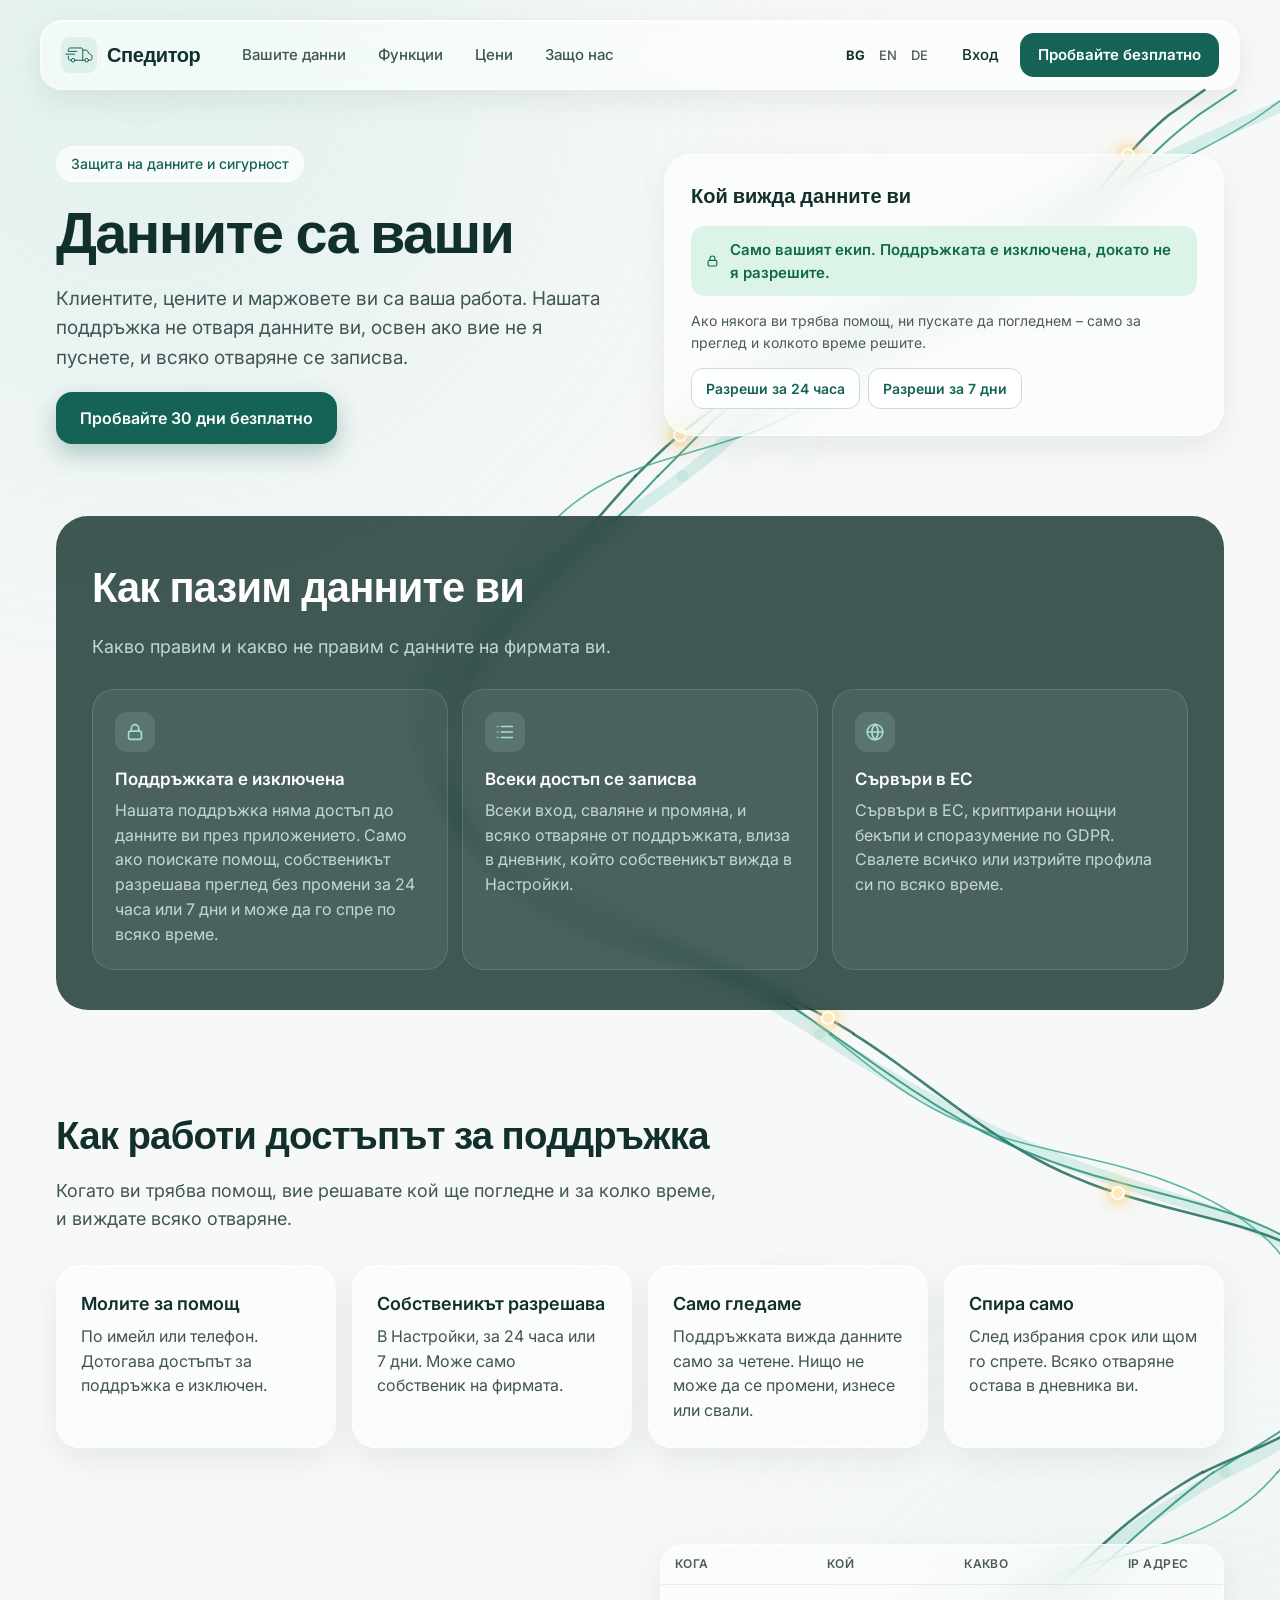
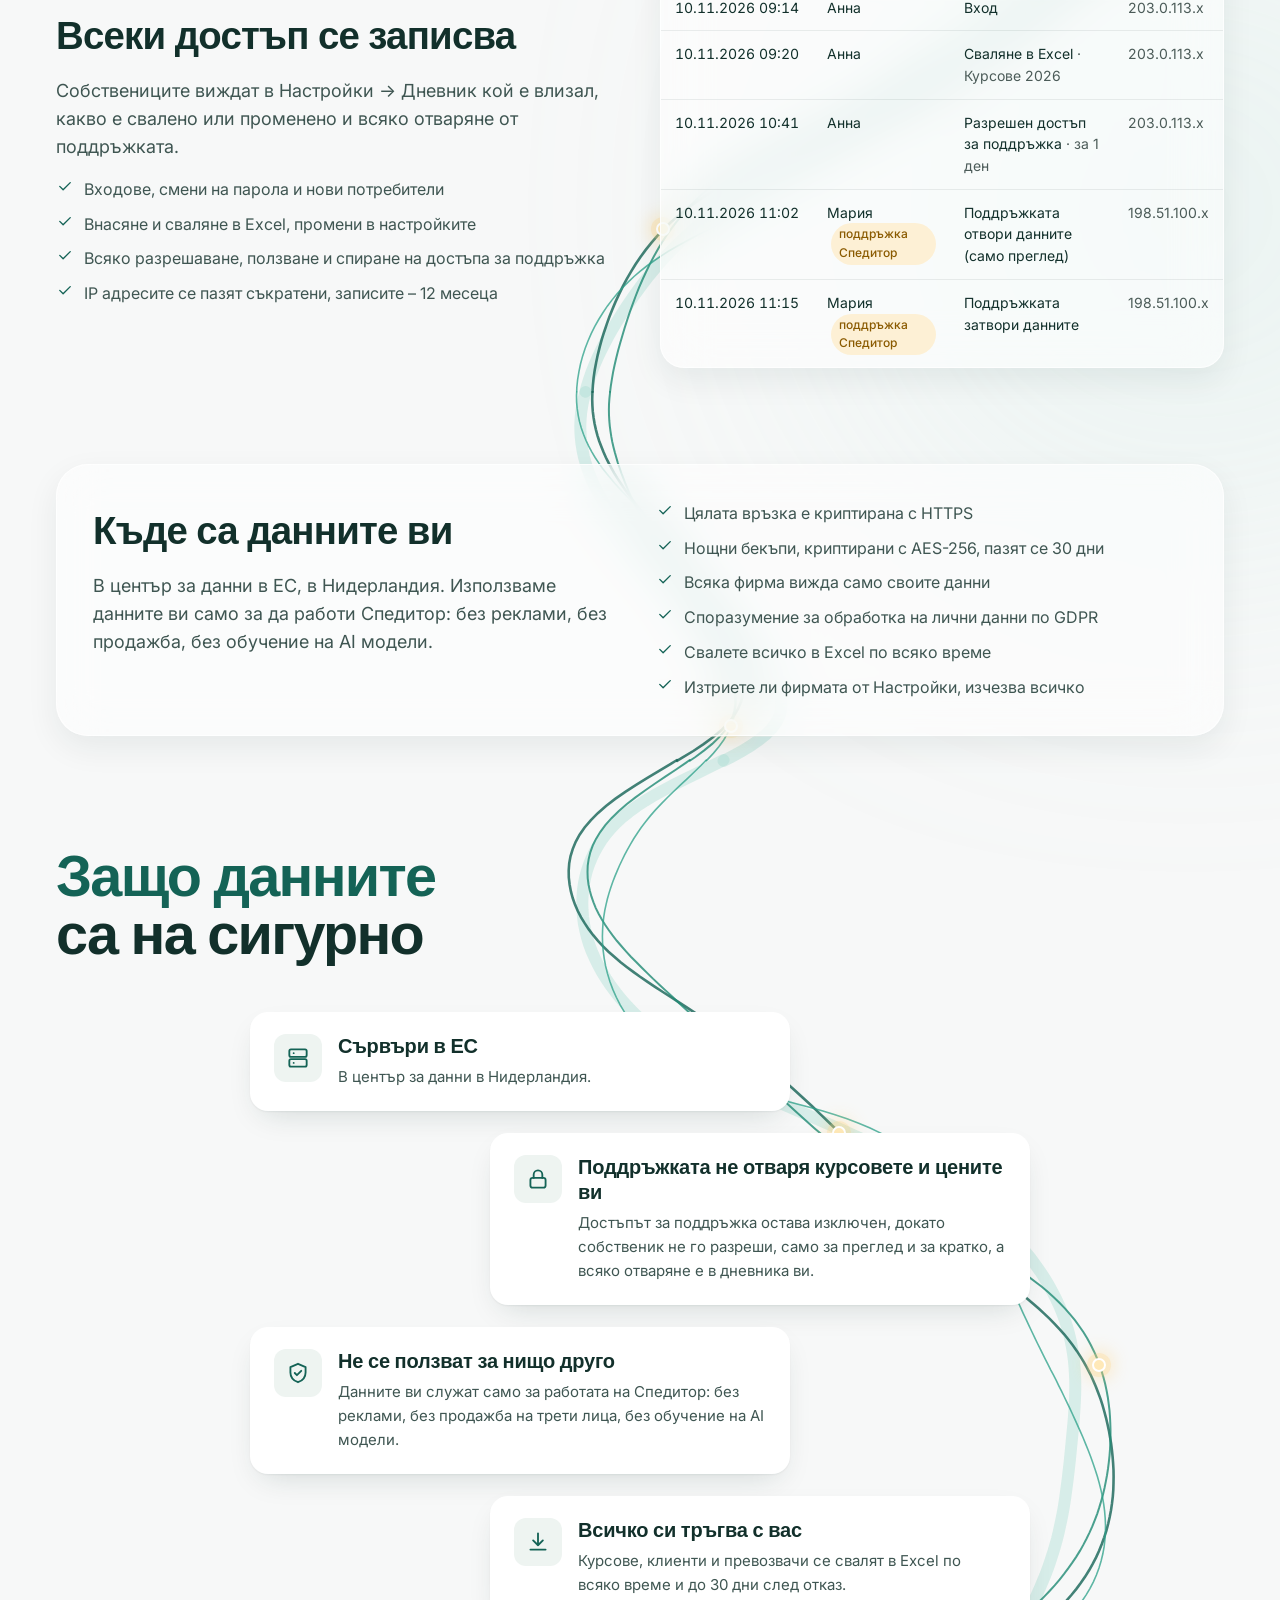
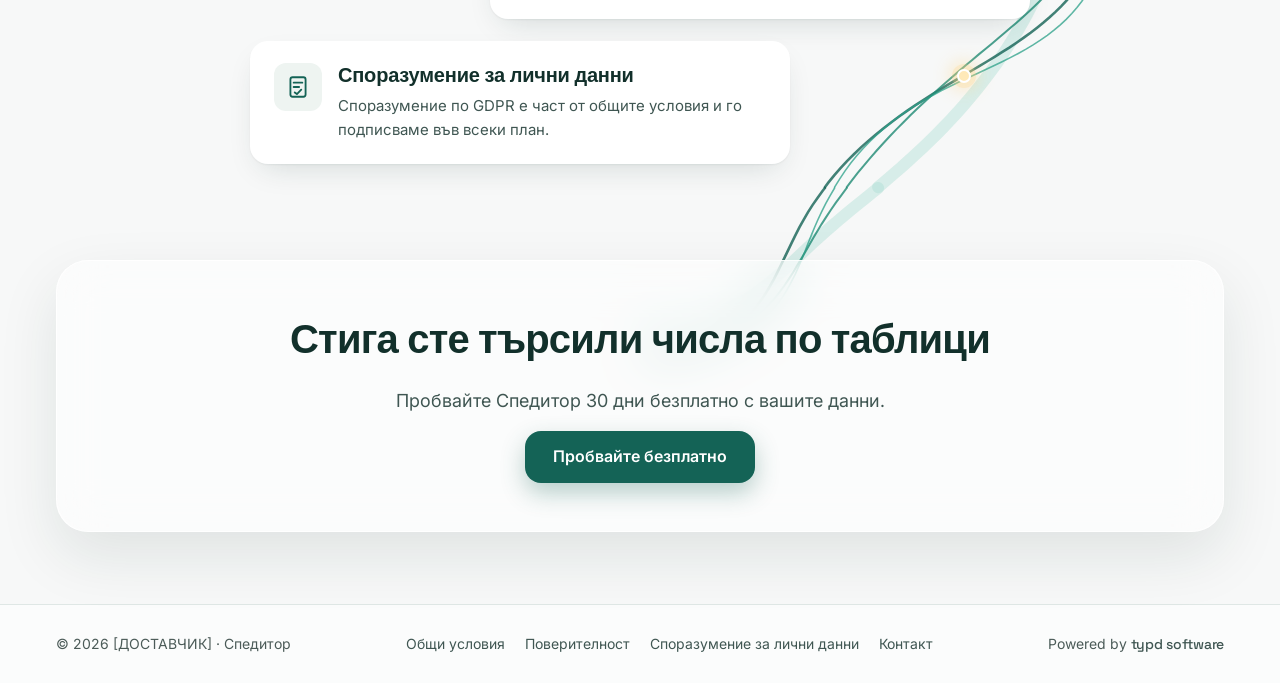
<file: bg/vashite-danni/index.html>
<!doctype html>
<html lang="bg">
<head>
<meta charset="utf-8">
<meta name="viewport" content="width=device-width, initial-scale=1">
<title>Данните са ваши – Спедитор</title>
<link href="https://fonts.googleapis.com/css2?family=Inter:wght@400;500;600&amp;family=Space+Grotesk:wght@500;600&amp;display=swap" rel="stylesheet">
<style>
body{margin:0}
html{scroll-behavior:smooth}
@keyframes cue{0%,100%{transform:translateY(0)}50%{transform:translateY(6px)}}
@keyframes rise{from{opacity:0;transform:translateY(28px)}to{opacity:1;transform:none}}
@keyframes float{0%,100%{transform:translateY(0)}50%{transform:translateY(-8px)}}
.cue-arrow{animation:cue 1.6s ease-in-out infinite}
.float{animation:float 7s ease-in-out infinite}
@supports (animation-timeline: view()){.reveal{animation:rise linear both;animation-timeline:view();animation-range:entry 0% cover 22%}}
@media (prefers-reduced-motion: reduce){.cue-arrow,.float,.reveal{animation:none}html{scroll-behavior:auto}}
.wv{display:flex;flex-direction:column;gap:22px;max-width:780px;margin:0 auto}
.wv-card{width:540px}.wv-card:nth-child(even){align-self:flex-end}
.wv-card{position:relative;box-sizing:border-box;display:flex;gap:16px;align-items:flex-start;background:#ffffff;border-radius:18px;padding:22px 24px;box-shadow:0 1px 2px rgba(18,48,43,.06),0 12px 32px -12px rgba(18,48,43,.18)}
@supports (animation-timeline: view()){.wv-card{animation:rise linear both;animation-timeline:view();animation-range:entry 0% cover 22%}}
@media (prefers-reduced-motion: reduce){.wv-card{animation:none}}
.wv-ic{flex:none;width:48px;height:48px;border-radius:12px;background:#eef4f1;display:flex;align-items:center;justify-content:center}
.wv-card h3{margin:0 0 6px;font-family:'Space Grotesk',sans-serif;font-size:20px;font-weight:600;line-height:1.25;letter-spacing:-.01em;color:#12302b}
.wv-card p{margin:0;color:#3f5652;font-size:15px;line-height:1.6}
@media (max-width: 1100px){.wv{margin:0 auto;max-width:36rem}.wv-card{width:auto}.wv-card:nth-child(even){align-self:auto}.wv-card{animation:none}}
:has(> .seg-lines){isolation:isolate}
.seg-lines{position:absolute;top:0;left:50%;width:1440px;height:100%;transform:translateX(-50%);pointer-events:none;overflow:visible;z-index:-1}
.pl-dot{z-index:-1}
.pl-dot{position:absolute;width:10px;height:10px;margin:-7px 0 0 -7px;border-radius:50%;background:#ffe9b8;border:2px solid #ffffff;box-shadow:0 0 0 5px rgba(255,210,122,.22),0 0 18px 6px rgba(255,210,122,.45);pointer-events:none}
@media (max-width: 1100px){.seg-lines,.pl-dot{display:none}}
a{color:#146356;text-decoration:none}a:hover{color:#0f4f45}
</style>
</head>
<body>
<div style="position: relative; overflow: hidden; background: #f7f8f8; font-family: Inter, system-ui, sans-serif; color: #12302b; font-size: 16px; line-height: 1.55">
  <div aria-hidden="true" style="position: absolute; width: 760px; height: 760px; left: -240px; top: -300px; border-radius: 50%; background: #a9ddd1; filter: blur(170px); opacity: 0.28"></div>
  <div aria-hidden="true" style="position: absolute; width: 620px; height: 620px; right: -220px; top: 1500px; border-radius: 50%; background: #a9ddd1; filter: blur(170px); opacity: 0.2"></div>



  <!-- Header -->
  <header style="position: relative; max-width: 1200px; margin: 20px auto 0; padding: 12px 20px; border-radius: 22px; background: rgba(255,255,255,0.55); border: 1px solid rgba(255,255,255,0.75); box-shadow: 0 10px 30px rgba(18,48,43,0.08), inset 0 1px 0 rgba(255,255,255,0.9); backdrop-filter: blur(24px) saturate(160%); display: flex; flex-wrap: wrap; align-items: center; gap: 12px 28px; box-sizing: border-box; width: calc(100% - 32px)">
    <a href="/bg/" style="display: flex; align-items: center; gap: 10px; color: #12302b">
      <svg aria-hidden="true" width="36" height="36" viewBox="0 0 110 110"><rect width="110" height="110" rx="26" fill="#dff0ea"></rect><g transform="translate(-1.5 3.5)" fill="none" stroke="#146356" stroke-width="3" stroke-linecap="round" stroke-linejoin="round"><path d="M50 40.5H24V35a5 5 0 0 1 5-5h34a5 5 0 0 1 5 5v32.5"></path><path d="M17 49h26"></path><path d="M24 55v7.5a5 5 0 0 0 5 5h4"></path><path d="M44 67.5h30.5"></path><path d="M68 36.5h10.2c1.9 0 3.6 1.1 4.5 2.8l3.6 7.2c.8 1.6 2.3 2.7 4 3.1l1.6.4c2.3.6 4 2.7 4 5.1v7.4a5 5 0 0 1-5 5H85.5"></path><circle cx="38.5" cy="67.5" r="5.5"></circle><circle cx="80" cy="67.5" r="5.5"></circle></g></svg>
      <span style="font-family: 'Space Grotesk', sans-serif; font-weight: 600; font-size: 20px; letter-spacing: -0.02em">Спедитор</span>
    </a>
    <nav style="display: flex; flex-wrap: wrap; gap: 4px; flex-grow: 1; font-size: 15px; font-weight: 500">
      <a href="/bg/vashite-danni/" aria-current="page" style="padding: 10px 14px; border-radius: 12px; color: #3f5652">Вашите данни</a>
      <a href="/bg/#features" style="padding: 10px 14px; border-radius: 12px; color: #3f5652">Функции</a>
      <a href="/bg/#pricing" style="padding: 10px 14px; border-radius: 12px; color: #3f5652">Цени</a>
      <a href="/bg/#why" style="padding: 10px 14px; border-radius: 12px; color: #3f5652">Защо нас</a>
    </nav>
    <div style="display: flex; align-items: center; gap: 8px; font-size: 15px; font-weight: 500">
      <nav aria-label="Език" style="display: flex; align-items: center; gap: 2px; padding: 0 6px; font-size: 13px">
        <a href="/bg/vashite-danni/" lang="bg" aria-current="true" style="padding: 10px 6px; color: #12302b; font-weight: 700">BG</a>
        <a href="/your-data/" lang="en" style="padding: 10px 6px; color: #4b5b58">EN</a>
        <a href="/de/ihre-daten/" lang="de" style="padding: 10px 6px; color: #4b5b58">DE</a>
      </nav>
      <a href="#" style="padding: 10px 14px; border-radius: 12px; color: #12302b">Вход</a>
      <a href="#" style="display: flex; align-items: center; height: 44px; padding: 0 18px; border-radius: 14px; background: #146356; color: #ffffff; font-weight: 600">Пробвайте безплатно</a>
    </div>
  </header>

  <!-- Hero -->
  <section style="position: relative; max-width: 1200px; margin: 0 auto; padding: 56px 16px 32px; box-sizing: border-box; display: grid; grid-template-columns: repeat(auto-fit, minmax(min(100%, 440px), 1fr)); gap: 48px; align-items: center">
    <svg class="seg-lines" aria-hidden="true" viewBox="0 0 1440 421" preserveAspectRatio="none"><polyline points="1394.7,0.0 1356.0,20.0 1348.7,23.5 1340.7,27.4 1332.1,31.6 1322.9,36.0 1313.4,40.6 1303.5,45.5 1293.5,50.4 1283.4,55.5 1273.3,60.6 1263.3,65.8 1253.5,71.0 1244.0,76.2 1234.8,81.4 1225.8,86.6 1217.1,91.8 1208.6,96.9 1200.2,102.0 1192.0,107.2 1183.8,112.3 1175.6,117.3 1167.3,122.4 1158.9,127.4 1150.3,132.4 1141.6,137.4 1132.6,142.4 1123.6,147.4 1114.3,152.4 1104.9,157.4 1095.5,162.4 1085.9,167.5 1076.3,172.6 1066.7,177.8 1057.1,183.0 1047.5,188.3 1038.0,193.7 1028.6,199.2 1019.3,204.7 1010.1,210.4 1001.0,216.2 992.0,222.1 983.1,228.1 974.3,234.2 965.7,240.4 957.2,246.7 948.7,253.1 940.4,259.7 932.1,266.3 923.9,273.0 915.9,279.7 907.9,286.5 900.0,293.4 892.1,300.4 884.4,307.3 876.7,314.3 869.2,321.3 861.7,328.4 854.4,335.4 847.2,342.3 840.0,349.3 832.9,356.2 826.0,363.1 819.0,369.9 812.1,376.6 805.2,383.3 798.3,389.8 791.3,396.4 784.2,402.8 777.0,409.1 769.6,415.4 762.7,421.0" fill="none" stroke="#a9ddd1" stroke-width="12" stroke-linecap="round" opacity="0.4" vector-effect="non-scaling-stroke"></polyline><polyline points="1284.5,0.0 1248.2,27.8 1242.8,32.8 1237.2,38.3 1231.4,44.1 1225.5,50.4 1219.5,57.1 1213.6,64.1 1207.6,71.3 1201.8,78.8 1195.9,86.4 1190.1,94.2 1184.3,102.0 1178.5,110.0 1172.6,117.9 1166.6,125.9 1160.4,133.9 1154.0,141.8 1147.4,149.6 1140.6,157.4 1133.5,165.0 1126.1,172.5 1118.4,179.8 1110.5,186.9 1102.4,193.8 1094.0,200.5 1085.4,207.0 1076.6,213.2 1067.6,219.2 1058.5,224.9 1049.2,230.4 1039.8,235.6 1030.2,240.6 1020.6,245.4 1010.8,250.0 1000.9,254.4 991.0,258.7 980.9,262.8 970.8,266.8 960.7,270.7 950.5,274.5 940.3,278.2 930.1,282.0 919.8,285.7 909.6,289.5 899.5,293.4 889.4,297.3 879.4,301.4 869.5,305.5 859.8,309.8 850.2,314.3 840.9,319.0 831.7,323.8 822.8,328.8 814.1,334.0 805.7,339.4 797.5,345.0 789.5,350.8 781.8,356.8 774.3,362.9 767.0,369.2 759.8,375.7 752.8,382.3 745.9,389.0 739.0,396.0 732.2,403.0 725.3,410.3 718.5,417.6 715.4,421.0" fill="none" stroke="#146356" stroke-width="2.6" stroke-linecap="round" opacity="0.8" vector-effect="non-scaling-stroke"></polyline><polyline points="1315.8,0.0 1279.4,26.6 1273.7,31.4 1267.6,36.7 1261.2,42.3 1254.7,48.3 1248.1,54.6 1241.4,61.3 1234.8,68.1 1228.2,75.1 1221.6,82.3 1215.1,89.6 1208.6,96.9 1202.1,104.2 1195.6,111.6 1189.0,118.9 1182.2,126.1 1175.3,133.2 1168.1,140.3 1160.6,147.2 1152.9,153.9 1144.9,160.5 1136.6,166.9 1128.0,173.1 1119.2,179.0 1110.1,184.8 1100.8,190.4 1091.4,195.7 1081.7,200.9 1072.0,205.8 1062.1,210.6 1052.1,215.3 1042.1,219.8 1032.0,224.1 1021.9,228.4 1011.8,232.6 1001.7,236.8 991.6,240.9 981.5,245.0 971.5,249.2 961.5,253.3 951.6,257.5 941.7,261.8 932.0,266.2 922.3,270.7 912.7,275.4 903.3,280.2 893.9,285.1 884.7,290.2 875.7,295.5 866.8,301.0 858.1,306.6 849.6,312.5 841.3,318.5 833.3,324.7 825.4,331.1 817.8,337.6 810.4,344.2 803.2,351.0 796.1,357.9 789.3,364.9 782.5,372.0 775.9,379.1 769.3,386.4 762.7,393.7 756.1,401.0 749.5,408.3 742.8,415.7 737.9,421.0" fill="none" stroke="#1f8a74" stroke-width="2" stroke-linecap="round" opacity="0.8" vector-effect="non-scaling-stroke"></polyline><polyline points="1375.4,0.0 1334.4,31.8 1327.2,36.7 1319.5,41.7 1311.3,47.0 1302.7,52.3 1293.7,57.6 1284.5,62.9 1275.2,68.1 1265.8,73.1 1256.3,77.9 1247.0,82.5 1237.7,87.0 1228.4,91.1 1219.3,95.2 1210.2,99.0 1201.1,102.7 1192.0,106.2 1182.8,109.7 1173.6,113.2 1164.3,116.6 1154.8,120.1 1145.3,123.6 1135.6,127.3 1125.9,131.1 1116.2,135.1 1106.4,139.3 1096.7,143.8 1087.0,148.7 1077.5,153.9 1068.2,159.4 1059.1,165.4 1050.2,171.7 1041.5,178.4 1033.1,185.5 1025.0,193.0 1017.1,200.7 1009.5,208.8 1002.1,217.1 994.9,225.7 987.8,234.4 980.8,243.2 974.0,252.0 967.1,260.9 960.3,269.7 953.4,278.4 946.5,286.9 939.4,295.3 932.2,303.3 924.8,311.1 917.2,318.6 909.5,325.7 901.5,332.5 893.4,338.9 885.0,344.9 876.5,350.5 867.8,355.8 859.0,360.7 850.0,365.2 840.9,369.5 831.6,373.5 822.3,377.2 812.9,380.7 803.4,384.1 793.8,387.3 784.2,390.5 774.5,393.6 764.8,396.7 755.0,399.8 745.2,403.0 735.4,406.4 725.7,409.9 716.0,413.7 706.4,417.7 699.2,421.0" fill="none" stroke="#2aa088" stroke-width="1.6" stroke-linecap="round" opacity="0.75" vector-effect="non-scaling-stroke"></polyline></svg><span class="pl-dot" style="left: calc(50% + 488px); top: 16.934%"></span><span class="pl-dot" style="left: calc(50% + 40px); top: 89.229%"></span>
    <div style="display: flex; flex-direction: column; gap: 20px">
      <span style="align-self: flex-start; padding: 6px 14px; border-radius: 999px; background: rgba(255,255,255,0.7); border: 1px solid rgba(255,255,255,0.9); font-size: 14px; font-weight: 500; color: #146356">Защита на данните и сигурност</span>
      <h1 style="margin: 0; font-family: 'Space Grotesk', sans-serif; font-weight: 600; font-size: clamp(2.4rem, 5vw, 3.6rem); line-height: 1.08; letter-spacing: -0.03em">Данните са ваши</h1>
      <p style="margin: 0; font-size: 19px; color: #3f5652; max-width: 34rem">Клиентите, цените и маржовете ви са ваша работа. Нашата поддръжка не отваря данните ви, освен ако вие не я пуснете, и всяко отваряне се записва.</p>
      <div style="display: flex; flex-wrap: wrap; gap: 12px">
        <a href="#" style="display: flex; align-items: center; height: 52px; padding: 0 24px; border-radius: 16px; background: #146356; color: #ffffff; font-weight: 600; box-shadow: 0 10px 24px rgba(20,99,86,0.3)">Пробвайте 30 дни безплатно</a>
      </div>
    </div>
    <div class="float" role="img" aria-label="Настройката Достъп за поддръжка в Спедитор: изключен, с бутони за 24 часа или 7 дни" style="padding: 26px; border-radius: 28px; background: rgba(255,255,255,0.55); border: 1px solid rgba(255,255,255,0.75); box-shadow: 0 12px 32px rgba(18,48,43,0.07); backdrop-filter: blur(24px); display: flex; flex-direction: column; gap: 14px">
      <span style="font-family: 'Space Grotesk', sans-serif; font-weight: 600; font-size: 20px">Кой вижда данните ви</span>
      <span style="display: flex; align-items: center; gap: 10px; padding: 12px 14px; border-radius: 14px; background: #dcf3e8; color: #0f6b47; font-weight: 600; font-size: 15px"><svg aria-hidden="true" width="18" height="18" viewBox="0 0 24 24" fill="none" stroke="currentColor" stroke-width="1.8" stroke-linecap="round" stroke-linejoin="round"><rect x="5" y="11" width="14" height="9" rx="2"></rect><path d="M8 11V8a4 4 0 0 1 8 0v3"></path></svg>Само вашият екип. Поддръжката е изключена, докато не я разрешите.</span>
      <span style="font-size: 14px; color: #4b5b58">Ако някога ви трябва помощ, ни пускате да погледнем – само за преглед и колкото време решите.</span>
      <div style="display: flex; flex-wrap: wrap; gap: 8px">
        <span style="padding: 9px 14px; border-radius: 12px; background: rgba(255,255,255,0.85); border: 1px solid #c9ddd7; font-size: 14px; font-weight: 600; color: #146356">Разреши за 24 часа</span>
        <span style="padding: 9px 14px; border-radius: 12px; background: rgba(255,255,255,0.85); border: 1px solid #c9ddd7; font-size: 14px; font-weight: 600; color: #146356">Разреши за 7 дни</span>
      </div>
    </div>
  </section>

  <!-- How we look after your data -->
  <section style="position: relative; max-width: 1200px; margin: 0 auto; padding: 40px 16px 24px; box-sizing: border-box">
    <svg class="seg-lines" aria-hidden="true" viewBox="0 0 1440 557" preserveAspectRatio="none"><polyline points="762.7,0.0 762.0,0.6 754.2,6.7 746.1,12.7 737.9,18.7 729.4,24.5 720.7,30.3 711.9,36.1 703.0,41.7 693.9,47.3 684.9,52.7 675.8,58.2 666.7,63.5 657.8,68.8 649.0,74.0 640.3,79.2 631.7,84.4 623.4,89.5 615.2,94.7 607.3,99.8 599.5,104.9 592.0,110.1 584.7,115.2 577.6,120.4 570.8,125.7 564.2,131.0 557.8,136.4 551.7,141.8 545.9,147.3 540.3,152.9 535.1,158.6 530.1,164.4 525.5,170.2 521.3,176.2 517.4,182.3 513.8,188.4 510.6,194.6 507.9,201.0 505.5,207.3 503.5,213.8 502.0,220.3 500.8,226.8 500.1,233.4 499.7,240.1 499.8,246.7 500.3,253.3 501.1,260.0 502.4,266.6 504.0,273.2 506.1,279.7 508.5,286.3 511.3,292.7 514.4,299.1 517.9,305.5 521.7,311.7 525.9,317.9 530.5,324.0 535.3,330.0 540.5,336.0 546.0,341.8 551.8,347.6 557.9,353.3 564.3,358.9 570.9,364.3 577.9,369.8 585.1,375.1 592.6,380.4 600.3,385.6 608.2,390.7 616.4,395.8 624.8,400.8 633.4,405.9 642.2,410.9 651.1,415.8 660.3,420.8 669.6,425.8 679.1,430.8 688.7,435.9 698.4,441.0 708.3,446.2 718.3,451.4 728.4,456.8 738.6,462.2 748.9,467.7 759.2,473.3 769.6,479.1 780.1,484.9 790.7,490.9 801.3,497.0 811.9,503.2 822.5,509.5 833.2,515.9 843.9,522.4 854.7,529.0 865.5,535.7 876.4,542.4 887.3,549.3 898.4,556.1 899.7,557.0" fill="none" stroke="#a9ddd1" stroke-width="12" stroke-linecap="round" opacity="0.4" vector-effect="non-scaling-stroke"></polyline><polyline points="715.4,0.0 711.7,4.1 704.8,11.7 698.0,19.3 691.1,27.1 684.3,34.9 677.4,42.8 670.6,50.7 663.9,58.6 657.3,66.4 650.8,74.1 644.4,81.8 638.1,89.3 631.9,96.8 625.9,104.0 620.0,111.1 614.2,118.0 608.6,124.7 603.1,131.2 597.7,137.6 592.5,143.7 587.4,149.7 582.4,155.5 577.5,161.1 572.8,166.5 568.2,171.8 563.8,177.0 559.6,182.1 555.5,187.1 551.7,192.0 548.0,196.9 544.5,201.8 541.3,206.7 538.2,211.6 535.4,216.6 532.8,221.7 530.5,226.8 528.4,232.1 526.5,237.5 524.9,243.0 523.6,248.6 522.6,254.4 521.8,260.4 521.3,266.5 521.2,272.8 521.3,279.2 521.8,285.8 522.6,292.4 523.8,299.3 525.3,306.2 527.1,313.2 529.4,320.2 531.9,327.4 534.9,334.5 538.3,341.7 542.0,348.9 546.1,356.0 550.6,363.1 555.6,370.2 560.9,377.1 566.6,383.9 572.7,390.6 579.2,397.1 586.2,403.5 593.4,409.7 601.1,415.6 609.2,421.4 617.6,426.9 626.3,432.3 635.4,437.4 644.9,442.2 654.6,446.9 664.6,451.3 675.0,455.6 685.6,459.6 696.4,463.5 707.5,467.3 718.8,471.0 730.3,474.6 741.9,478.1 753.6,481.6 765.5,485.2 777.4,488.8 789.4,492.6 801.5,496.4 813.5,500.4 825.5,504.7 837.5,509.1 849.4,513.8 861.3,518.8 873.0,524.0 884.7,529.6 896.3,535.5 907.7,541.7 919.1,548.2 930.5,555.1 933.5,557.0" fill="none" stroke="#146356" stroke-width="2.6" stroke-linecap="round" opacity="0.8" vector-effect="non-scaling-stroke"></polyline><polyline points="737.9,0.0 735.9,2.1 729.0,9.5 721.9,16.9 714.7,24.3 707.4,31.7 700.0,39.0 692.6,46.3 685.0,53.4 677.5,60.5 669.9,67.4 662.4,74.2 655.0,80.9 647.6,87.4 640.3,93.8 633.1,100.0 626.0,106.0 619.0,111.9 612.1,117.7 605.3,123.3 598.7,128.8 592.1,134.2 585.7,139.5 579.5,144.7 573.4,149.8 567.4,154.9 561.6,160.0 556.1,165.0 550.7,170.1 545.5,175.1 540.6,180.2 536.0,185.4 531.6,190.7 527.5,196.0 523.7,201.4 520.2,207.0 517.1,212.6 514.3,218.4 511.8,224.3 509.7,230.3 508.0,236.4 506.6,242.7 505.6,249.1 505.0,255.6 504.8,262.1 504.9,268.8 505.5,275.5 506.4,282.3 507.8,289.1 509.5,295.9 511.7,302.8 514.2,309.6 517.2,316.4 520.5,323.2 524.3,330.0 528.4,336.6 533.0,343.2 537.9,349.6 543.2,356.0 548.9,362.2 555.0,368.3 561.4,374.3 568.2,380.1 575.4,385.7 582.9,391.2 590.7,396.5 598.8,401.6 607.3,406.6 616.0,411.4 625.0,416.1 634.3,420.6 643.8,425.1 653.5,429.4 663.5,433.6 673.6,437.8 684.0,442.0 694.4,446.1 705.0,450.2 715.8,454.4 726.6,458.6 737.5,463.0 748.5,467.4 759.6,472.0 770.6,476.8 781.7,481.7 792.8,486.8 803.9,492.2 814.9,497.8 825.9,503.6 836.9,509.6 847.8,515.9 858.7,522.4 869.6,529.2 880.4,536.1 891.2,543.2 902.1,550.6 911.4,557.0" fill="none" stroke="#1f8a74" stroke-width="2" stroke-linecap="round" opacity="0.8" vector-effect="non-scaling-stroke"></polyline><polyline points="699.2,0.0 697.0,1.0 687.7,5.7 678.6,10.7 669.8,16.0 661.3,21.8 653.1,27.9 645.2,34.4 637.7,41.3 630.6,48.5 623.9,55.9 617.6,63.7 611.7,71.6 606.1,79.6 601.0,87.8 596.2,96.0 591.8,104.3 587.6,112.4 583.8,120.5 580.3,128.5 577.0,136.3 573.9,143.9 571.0,151.3 568.4,158.4 565.9,165.3 563.6,171.9 561.4,178.3 559.4,184.4 557.4,190.2 555.6,195.9 553.9,201.3 552.3,206.5 550.8,211.6 549.3,216.6 548.0,221.6 546.7,226.5 545.5,231.4 544.3,236.3 543.3,241.3 542.3,246.4 541.5,251.6 540.7,257.0 540.1,262.6 539.6,268.3 539.4,274.3 539.2,280.5 539.3,286.9 539.7,293.5 540.2,300.3 541.1,307.4 542.2,314.6 543.7,321.9 545.5,329.4 547.7,337.0 550.3,344.6 553.3,352.3 556.7,360.0 560.6,367.6 565.0,375.1 569.8,382.5 575.1,389.7 580.9,396.7 587.2,403.5 594.0,409.9 601.3,416.1 609.1,422.0 617.3,427.5 626.1,432.7 635.2,437.5 644.8,442.0 654.8,446.1 665.2,450.0 675.9,453.6 686.9,457.0 698.1,460.2 709.6,463.3 721.2,466.4 732.9,469.5 744.7,472.7 756.6,476.0 768.5,479.5 780.3,483.3 792.0,487.4 803.6,491.9 815.1,496.8 826.5,502.1 837.7,507.9 848.7,514.1 859.5,520.8 870.3,527.8 880.9,535.3 891.4,543.1 901.9,551.3 909.1,557.0" fill="none" stroke="#2aa088" stroke-width="1.6" stroke-linecap="round" opacity="0.75" vector-effect="non-scaling-stroke"></polyline></svg><span class="pl-dot" style="left: calc(50% + 188px); top: 97.255%"></span>
    <div style="padding: 40px 36px; border-radius: 32px; background: rgba(18,48,43,0.8); backdrop-filter: blur(8px); color: #e8f2ef">
      <h2 style="margin: 0 0 12px; font-family: 'Space Grotesk', sans-serif; font-weight: 600; font-size: clamp(1.8rem, 3.5vw, 2.6rem); letter-spacing: -0.02em; color: #ffffff">Как пазим данните ви</h2>
      <p style="margin: 0 0 28px; max-width: 44rem; font-size: 18px; color: #c4d8d3">Какво правим и какво не правим с данните на фирмата ви.</p>
      <div style="display: grid; grid-template-columns: repeat(auto-fit, minmax(min(100%, 250px), 1fr)); gap: 14px">
        <div class="reveal" style="padding: 22px; border-radius: 22px; background: rgba(255,255,255,0.06); border: 1px solid rgba(255,255,255,0.12)">
          <span style="width: 40px; height: 40px; border-radius: 12px; background: rgba(169,221,209,0.16); color: #a9ddd1; display: flex; align-items: center; justify-content: center"><svg aria-hidden="true" width="22" height="22" viewBox="0 0 24 24" fill="none" stroke="currentColor" stroke-width="1.8" stroke-linecap="round" stroke-linejoin="round"><rect x="5" y="11" width="14" height="9" rx="2"></rect><path d="M8 11V8a4 4 0 0 1 8 0v3"></path></svg></span>
          <h3 style="margin: 14px 0 6px; font-size: 17px; font-weight: 600; color: #ffffff">Поддръжката е изключена</h3>
          <p style="margin: 0; color: #c4d8d3">Нашата поддръжка няма достъп до данните ви през приложението. Само ако поискате помощ, собственикът разрешава преглед без промени за 24 часа или 7 дни и може да го спре по всяко време.</p>
        </div>
        <div class="reveal" style="padding: 22px; border-radius: 22px; background: rgba(255,255,255,0.06); border: 1px solid rgba(255,255,255,0.12)">
          <span style="width: 40px; height: 40px; border-radius: 12px; background: rgba(169,221,209,0.16); color: #a9ddd1; display: flex; align-items: center; justify-content: center"><svg aria-hidden="true" width="22" height="22" viewBox="0 0 24 24" fill="none" stroke="currentColor" stroke-width="1.8" stroke-linecap="round" stroke-linejoin="round"><path d="M8 6h12M8 12h12M8 18h12M4 6h.01M4 12h.01M4 18h.01"></path></svg></span>
          <h3 style="margin: 14px 0 6px; font-size: 17px; font-weight: 600; color: #ffffff">Всеки достъп се записва</h3>
          <p style="margin: 0; color: #c4d8d3">Всеки вход, сваляне и промяна, и всяко отваряне от поддръжката, влиза в дневник, който собственикът вижда в Настройки.</p>
        </div>
        <div class="reveal" style="padding: 22px; border-radius: 22px; background: rgba(255,255,255,0.06); border: 1px solid rgba(255,255,255,0.12)">
          <span style="width: 40px; height: 40px; border-radius: 12px; background: rgba(169,221,209,0.16); color: #a9ddd1; display: flex; align-items: center; justify-content: center"><svg aria-hidden="true" width="22" height="22" viewBox="0 0 24 24" fill="none" stroke="currentColor" stroke-width="1.8" stroke-linecap="round" stroke-linejoin="round"><circle cx="12" cy="12" r="8.5"></circle><path d="M3.5 12h17M12 3.5c2.3 2.4 3.4 5.2 3.4 8.5s-1.1 6.1-3.4 8.5c-2.3-2.4-3.4-5.2-3.4-8.5s1.1-6.1 3.4-8.5z"></path></svg></span>
          <h3 style="margin: 14px 0 6px; font-size: 17px; font-weight: 600; color: #ffffff">Сървъри в ЕС</h3>
          <p style="margin: 0; color: #c4d8d3">Сървъри в ЕС, криптирани нощни бекъпи и споразумение по GDPR. Свалете всичко или изтрийте профила си по всяко време.</p>
        </div>
      </div>
    </div>
  </section>

  <!-- How support access works -->
  <section style="position: relative; max-width: 1200px; margin: 0 auto; padding: 72px 16px 24px; box-sizing: border-box">
    <svg class="seg-lines" aria-hidden="true" viewBox="0 0 1440 439" preserveAspectRatio="none"><polyline points="899.7,0.0 909.5,6.1 920.7,13.1 932.1,20.1 943.6,27.2 955.3,34.2 967.1,41.3 979.1,48.3 991.3,55.2 1003.6,62.1 1016.0,68.9 1028.5,75.6 1041.2,82.2 1054.0,88.6 1066.9,94.9 1079.9,101.0 1093.0,106.9 1106.2,112.7 1119.6,118.3 1133.1,123.7 1146.7,129.0 1160.6,134.1 1174.6,139.1 1188.8,144.0 1203.3,148.8 1217.9,153.6 1232.6,158.3 1247.4,163.1 1262.3,167.9 1277.0,172.7 1291.6,177.7 1305.8,182.8 1319.6,188.1 1332.9,193.5 1345.4,199.2 1357.1,205.0 1367.9,211.1 1377.6,217.3 1386.3,223.6 1394.0,230.1 1400.5,236.7 1405.9,243.3 1410.4,250.0 1413.9,256.6 1416.5,263.2 1418.4,269.7 1419.6,276.2 1420.3,282.5 1420.5,288.8 1420.3,295.0 1419.9,301.1 1419.2,307.1 1418.4,313.0 1417.5,318.9 1416.4,324.7 1415.3,330.5 1414.1,336.2 1412.7,341.9 1411.1,347.5 1409.3,353.2 1407.2,358.7 1404.8,364.3 1401.9,369.8 1398.5,375.2 1394.5,380.6 1390.0,385.9 1384.7,391.1 1378.8,396.3 1372.2,401.4 1364.9,406.5 1357.0,411.5 1348.5,416.5 1339.5,421.5 1330.0,426.5 1320.2,431.5 1310.0,436.7 1305.3,439.0" fill="none" stroke="#a9ddd1" stroke-width="12" stroke-linecap="round" opacity="0.4" vector-effect="non-scaling-stroke"></polyline><polyline points="933.5,0.0 941.7,5.2 953.0,12.7 964.2,20.4 975.4,28.3 986.6,36.5 997.9,44.8 1009.2,53.2 1020.6,61.6 1032.1,70.1 1043.6,78.6 1055.3,86.9 1067.2,95.1 1079.1,103.0 1091.3,110.7 1103.7,118.1 1116.3,125.2 1129.2,131.9 1142.4,138.2 1155.9,144.1 1169.7,149.7 1183.9,154.9 1198.5,159.8 1213.4,164.3 1228.5,168.6 1243.9,172.7 1259.5,176.7 1275.1,180.7 1290.6,184.7 1305.8,188.7 1320.7,193.0 1335.1,197.5 1348.8,202.3 1361.7,207.4 1373.6,212.8 1384.6,218.5 1394.4,224.5 1403.1,230.8 1410.6,237.3 1417.0,244.0 1422.2,250.7 1426.4,257.5 1429.6,264.3 1432.0,271.0 1433.5,277.6 1434.4,284.1 1434.7,290.4 1434.6,296.6 1434.0,302.6 1433.2,308.5 1432.1,314.3 1430.8,319.9 1429.3,325.5 1427.6,331.0 1425.7,336.4 1423.7,341.8 1421.4,347.2 1418.8,352.5 1415.8,357.8 1412.5,363.0 1408.6,368.1 1404.3,373.2 1399.3,378.2 1393.7,383.1 1387.4,387.9 1380.5,392.6 1372.9,397.2 1364.6,401.7 1355.7,406.2 1346.3,410.6 1336.4,415.1 1326.2,419.6 1315.6,424.2 1304.9,428.9 1294.0,433.8 1283.0,438.9 1282.9,439.0" fill="none" stroke="#146356" stroke-width="2.6" stroke-linecap="round" opacity="0.8" vector-effect="non-scaling-stroke"></polyline><polyline points="911.4,0.0 913.0,1.0 923.9,8.7 934.9,16.4 946.0,24.2 957.2,32.1 968.6,40.0 980.1,47.8 991.7,55.6 1003.6,63.3 1015.5,70.9 1027.7,78.2 1040.0,85.4 1052.5,92.3 1065.2,98.9 1078.0,105.3 1091.0,111.3 1104.2,117.0 1117.5,122.4 1131.1,127.5 1145.0,132.4 1159.0,137.0 1173.3,141.4 1187.8,145.5 1202.6,149.6 1217.6,153.6 1232.7,157.5 1247.9,161.5 1263.2,165.6 1278.3,169.8 1293.2,174.2 1307.8,178.9 1321.9,183.8 1335.4,189.1 1348.1,194.6 1359.9,200.5 1370.8,206.7 1380.6,213.1 1389.2,219.7 1396.7,226.6 1403.1,233.5 1408.2,240.5 1412.3,247.6 1415.4,254.6 1417.6,261.5 1418.9,268.4 1419.5,275.2 1419.5,281.8 1419.0,288.3 1418.2,294.6 1417.0,300.9 1415.6,307.0 1414.1,313.0 1412.4,318.9 1410.7,324.7 1408.9,330.5 1407.1,336.1 1405.1,341.6 1403.1,347.0 1400.8,352.3 1398.4,357.5 1395.6,362.5 1392.6,367.5 1389.1,372.3 1385.1,377.0 1380.6,381.7 1375.5,386.3 1369.8,391.0 1363.5,395.6 1356.6,400.3 1349.2,405.1 1341.2,410.1 1332.7,415.2 1323.9,420.5 1314.7,426.1 1305.2,431.9 1295.5,437.9 1293.7,439.0" fill="none" stroke="#1f8a74" stroke-width="2" stroke-linecap="round" opacity="0.8" vector-effect="non-scaling-stroke"></polyline><polyline points="909.1,0.0 912.4,2.6 922.9,11.1 933.6,19.7 944.3,28.2 955.3,36.7 966.5,45.0 977.9,53.1 989.6,60.8 1001.6,68.2 1013.9,75.1 1026.5,81.6 1039.4,87.5 1052.6,93.0 1066.0,98.0 1079.7,102.5 1093.5,106.7 1107.6,110.5 1121.8,114.0 1136.1,117.4 1150.5,120.7 1164.9,124.0 1179.4,127.4 1193.9,131.0 1208.3,134.9 1222.6,139.2 1236.7,143.8 1250.6,148.9 1264.1,154.3 1277.3,160.2 1289.9,166.4 1301.8,173.0 1313.1,179.8 1323.5,186.7 1333.0,193.8 1341.6,200.8 1349.2,207.8 1355.7,214.7 1361.2,221.5 1365.7,228.1 1369.3,234.6 1372.1,240.9 1374.0,247.1 1375.4,253.2 1376.1,259.2 1376.5,265.2 1376.5,271.2 1376.4,277.3 1376.2,283.5 1375.9,289.7 1375.8,296.0 1375.7,302.5 1375.9,309.0 1376.2,315.6 1376.8,322.2 1377.5,328.9 1378.3,335.6 1379.3,342.3 1380.4,349.1 1381.3,355.8 1382.2,362.6 1382.9,369.4 1383.2,376.1 1383.1,383.0 1382.5,389.8 1381.3,396.7 1379.4,403.6 1376.8,410.6 1373.4,417.6 1369.1,424.6 1364.0,431.6 1358.1,438.5 1357.6,439.0" fill="none" stroke="#2aa088" stroke-width="1.6" stroke-linecap="round" opacity="0.75" vector-effect="non-scaling-stroke"></polyline></svg><span class="pl-dot" style="left: calc(50% + 478px); top: 36.390%"></span>
    <h2 style="margin: 0 0 12px; font-family: 'Space Grotesk', sans-serif; font-weight: 600; font-size: clamp(1.7rem, 3.4vw, 2.4rem); letter-spacing: -0.02em">Как работи достъпът за поддръжка</h2>
    <p style="margin: 0 0 32px; font-size: 18px; color: #3f5652; max-width: 42rem">Когато ви трябва помощ, вие решавате кой ще погледне и за колко време, и виждате всяко отваряне.</p>
    <ol style="margin: 0; padding: 0; list-style: none; display: grid; grid-template-columns: repeat(auto-fit, minmax(min(100%, 250px), 1fr)); gap: 16px">
      <li class="reveal" style="padding: 24px; border-radius: 24px; background: rgba(255,255,255,0.55); border: 1px solid rgba(255,255,255,0.75); box-shadow: 0 12px 32px rgba(18,48,43,0.07); backdrop-filter: blur(24px)">
        <h3 style="margin: 0 0 6px; font-size: 18px; font-weight: 600">Молите за помощ</h3>
        <p style="margin: 0; color: #3f5652">По имейл или телефон. Дотогава достъпът за поддръжка е изключен.</p>
      </li>
      <li class="reveal" style="padding: 24px; border-radius: 24px; background: rgba(255,255,255,0.55); border: 1px solid rgba(255,255,255,0.75); box-shadow: 0 12px 32px rgba(18,48,43,0.07); backdrop-filter: blur(24px)">
        <h3 style="margin: 0 0 6px; font-size: 18px; font-weight: 600">Собственикът разрешава</h3>
        <p style="margin: 0; color: #3f5652">В Настройки, за 24 часа или 7 дни. Може само собственик на фирмата.</p>
      </li>
      <li class="reveal" style="padding: 24px; border-radius: 24px; background: rgba(255,255,255,0.55); border: 1px solid rgba(255,255,255,0.75); box-shadow: 0 12px 32px rgba(18,48,43,0.07); backdrop-filter: blur(24px)">
        <h3 style="margin: 0 0 6px; font-size: 18px; font-weight: 600">Само гледаме</h3>
        <p style="margin: 0; color: #3f5652">Поддръжката вижда данните само за четене. Нищо не може да се промени, изнесе или свали.</p>
      </li>
      <li class="reveal" style="padding: 24px; border-radius: 24px; background: rgba(255,255,255,0.55); border: 1px solid rgba(255,255,255,0.75); box-shadow: 0 12px 32px rgba(18,48,43,0.07); backdrop-filter: blur(24px)">
        <h3 style="margin: 0 0 6px; font-size: 18px; font-weight: 600">Спира само</h3>
        <p style="margin: 0; color: #3f5652">След избрания срок или щом го спрете. Всяко отваряне остава в дневника ви.</p>
      </li>
    </ol>
  </section>

  <!-- Access log -->
  <section style="position: relative; max-width: 1200px; margin: 0 auto; padding: 72px 16px 24px; box-sizing: border-box; display: grid; grid-template-columns: repeat(auto-fit, minmax(min(100%, 340px), 1fr)); gap: 40px; align-items: center">
    <svg class="seg-lines" aria-hidden="true" viewBox="0 0 1440 445" preserveAspectRatio="none"><polyline points="1305.3,0.0 1299.5,2.9 1288.9,8.2 1278.1,13.6 1267.3,19.2 1256.3,24.9 1245.4,30.8 1234.4,36.9 1223.3,43.1 1212.3,49.5 1201.2,56.1 1190.0,62.8 1178.9,69.7 1167.6,76.7 1156.3,83.8 1144.9,91.0 1133.5,98.3 1121.9,105.6 1110.3,113.0 1098.7,120.4 1087.0,127.7 1075.3,135.0 1063.5,142.3 1051.8,149.5 1040.0,156.6 1028.3,163.6 1016.7,170.4 1005.1,177.1 993.6,183.7 982.1,190.1 970.8,196.4 959.6,202.5 948.5,208.5 937.6,214.3 926.7,220.0 916.1,225.6 905.6,231.0 895.2,236.4 885.0,241.6 875.0,246.8 865.2,252.0 855.5,257.0 846.0,262.1 836.7,267.1 827.7,272.1 818.8,277.1 810.2,282.2 801.9,287.3 793.8,292.4 786.0,297.5 778.5,302.7 771.3,308.0 764.3,313.3 757.7,318.7 751.3,324.1 745.3,329.5 739.5,335.0 733.9,340.6 728.6,346.1 723.5,351.7 718.6,357.4 713.8,363.0 709.2,368.8 704.7,374.5 700.4,380.3 696.2,386.1 692.1,392.0 688.2,397.9 684.5,403.9 680.9,409.9 677.6,416.0 674.5,422.1 671.6,428.3 669.1,434.5 666.8,440.7 665.5,445.0" fill="none" stroke="#a9ddd1" stroke-width="12" stroke-linecap="round" opacity="0.4" vector-effect="non-scaling-stroke"></polyline><polyline points="1282.9,0.0 1272.0,5.3 1261.1,10.9 1250.3,16.9 1239.5,23.1 1228.8,29.7 1218.2,36.6 1207.7,43.7 1197.2,51.2 1186.8,59.0 1176.3,67.0 1165.8,75.2 1155.3,83.6 1144.7,92.1 1134.0,100.7 1123.2,109.3 1112.3,117.9 1101.2,126.4 1090.1,134.8 1078.8,143.0 1067.5,150.9 1056.0,158.7 1044.5,166.1 1032.8,173.2 1021.2,180.0 1009.4,186.4 997.6,192.5 985.8,198.2 974.0,203.6 962.3,208.7 950.5,213.6 938.8,218.1 927.2,222.5 915.7,226.6 904.2,230.6 892.9,234.5 881.7,238.3 870.7,242.0 859.8,245.8 849.2,249.6 838.7,253.5 828.5,257.4 818.5,261.5 808.8,265.7 799.4,270.1 790.3,274.7 781.6,279.5 773.2,284.4 765.1,289.6 757.5,294.9 750.3,300.4 743.5,306.1 737.1,311.9 731.1,317.8 725.5,323.8 720.3,329.9 715.4,336.1 710.9,342.4 706.7,348.7 702.7,355.1 699.1,361.5 695.6,367.9 692.4,374.4 689.4,380.9 686.7,387.4 684.1,393.9 681.7,400.5 679.6,407.1 677.7,413.7 676.1,420.2 674.7,426.7 673.6,433.2 672.9,439.7 672.5,445.0" fill="none" stroke="#146356" stroke-width="2.6" stroke-linecap="round" opacity="0.8" vector-effect="non-scaling-stroke"></polyline><polyline points="1293.7,0.0 1285.6,5.2 1275.7,11.7 1265.6,18.5 1255.5,25.6 1245.4,32.9 1235.2,40.3 1225.0,48.0 1214.7,55.7 1204.4,63.6 1193.9,71.6 1183.3,79.6 1172.6,87.6 1161.7,95.5 1150.6,103.3 1139.4,111.0 1128.0,118.6 1116.3,125.9 1104.5,133.0 1092.6,139.8 1080.5,146.4 1068.2,152.7 1055.8,158.6 1043.4,164.3 1030.8,169.7 1018.2,174.9 1005.7,179.8 993.1,184.4 980.6,188.9 968.1,193.2 955.8,197.3 943.5,201.4 931.5,205.4 919.6,209.4 907.9,213.4 896.4,217.4 885.2,221.5 874.2,225.6 863.4,229.9 853.0,234.4 842.9,239.0 833.0,243.8 823.5,248.7 814.4,253.9 805.5,259.3 797.1,264.8 789.0,270.6 781.3,276.5 774.0,282.6 767.1,288.9 760.6,295.3 754.5,301.8 748.8,308.5 743.5,315.2 738.6,322.0 734.1,328.9 729.8,335.8 725.9,342.7 722.2,349.6 718.8,356.4 715.6,363.3 712.7,370.1 709.8,376.9 707.2,383.6 704.7,390.3 702.4,396.9 700.2,403.3 698.1,409.7 696.3,416.0 694.6,422.2 693.1,428.3 691.9,434.3 690.8,440.2 690.1,445.0" fill="none" stroke="#1f8a74" stroke-width="2" stroke-linecap="round" opacity="0.8" vector-effect="non-scaling-stroke"></polyline><polyline points="1357.6,0.0 1351.3,6.3 1343.7,13.0 1335.5,19.5 1326.5,25.7 1316.8,31.7 1306.6,37.3 1295.9,42.5 1284.7,47.4 1273.1,51.9 1261.1,56.1 1248.8,59.9 1236.2,63.4 1223.3,66.7 1210.3,69.9 1197.1,72.9 1183.8,75.9 1170.5,79.0 1157.1,82.3 1143.7,85.8 1130.4,89.6 1117.3,93.7 1104.2,98.3 1091.4,103.4 1078.8,109.0 1066.4,115.1 1054.3,121.8 1042.5,128.9 1031.0,136.5 1019.9,144.5 1009.0,152.9 998.3,161.5 988.0,170.3 977.9,179.3 968.0,188.3 958.3,197.2 948.7,206.0 939.3,214.6 930.0,222.9 920.7,230.9 911.4,238.5 902.1,245.8 892.9,252.6 883.5,259.1 874.2,265.1 864.8,270.7 855.4,275.9 846.0,280.9 836.5,285.5 827.1,289.8 817.7,294.0 808.4,298.0 799.2,301.8 790.2,305.6 781.3,309.4 772.7,313.2 764.3,317.0 756.2,320.9 748.4,324.8 740.9,328.9 733.7,333.1 726.8,337.4 720.3,341.8 714.0,346.4 708.1,351.2 702.5,356.0 697.1,361.1 692.1,366.4 687.3,371.8 682.9,377.4 678.7,383.2 674.8,389.1 671.2,395.3 668.0,401.6 665.1,408.0 662.6,414.6 660.5,421.3 658.9,428.0 657.6,434.8 656.8,441.6 656.7,445.0" fill="none" stroke="#2aa088" stroke-width="1.6" stroke-linecap="round" opacity="0.75" vector-effect="non-scaling-stroke"></polyline></svg><span class="pl-dot" style="left: calc(50% + 23px); top: 68.778%"></span>
    <div>
      <h2 style="margin: 0 0 12px; font-family: 'Space Grotesk', sans-serif; font-weight: 600; font-size: clamp(1.7rem, 3.4vw, 2.4rem); letter-spacing: -0.02em">Всеки достъп се записва</h2>
      <p style="margin: 0 0 16px; font-size: 18px; color: #3f5652">Собствениците виждат в Настройки → Дневник кой е влизал, какво е свалено или променено и всяко отваряне от поддръжката.</p>
      <ul style="margin: 0; padding: 0; list-style: none; display: flex; flex-direction: column; gap: 10px; color: #3f5652">
          <li style="display: flex; gap: 10px; align-items: flex-start"><svg aria-hidden="true" width="18" height="18" viewBox="0 0 24 24" fill="none" stroke="#146356" stroke-width="1.8" stroke-linecap="round" stroke-linejoin="round"><path d="m5 12.5 4.5 4.5L19 7.5"></path></svg><span>Входове, смени на парола и нови потребители</span></li>
          <li style="display: flex; gap: 10px; align-items: flex-start"><svg aria-hidden="true" width="18" height="18" viewBox="0 0 24 24" fill="none" stroke="#146356" stroke-width="1.8" stroke-linecap="round" stroke-linejoin="round"><path d="m5 12.5 4.5 4.5L19 7.5"></path></svg><span>Внасяне и сваляне в Excel, промени в настройките</span></li>
          <li style="display: flex; gap: 10px; align-items: flex-start"><svg aria-hidden="true" width="18" height="18" viewBox="0 0 24 24" fill="none" stroke="#146356" stroke-width="1.8" stroke-linecap="round" stroke-linejoin="round"><path d="m5 12.5 4.5 4.5L19 7.5"></path></svg><span>Всяко разрешаване, ползване и спиране на достъпа за поддръжка</span></li>
          <li style="display: flex; gap: 10px; align-items: flex-start"><svg aria-hidden="true" width="18" height="18" viewBox="0 0 24 24" fill="none" stroke="#146356" stroke-width="1.8" stroke-linecap="round" stroke-linejoin="round"><path d="m5 12.5 4.5 4.5L19 7.5"></path></svg><span>IP адресите се пазят съкратени, записите – 12 месеца</span></li>
      </ul>
    </div>
    <div class="reveal" role="img" aria-label="Пример от дневника с входове, сваляне в Excel и отваряне от поддръжката" style="border-radius: 24px; background: rgba(255,255,255,0.55); border: 1px solid rgba(255,255,255,0.75); box-shadow: 0 12px 32px rgba(18,48,43,0.07); backdrop-filter: blur(24px); overflow-x: auto">
      <table style="width: 100%; border-collapse: collapse; min-width: 560px">
        <thead><tr><th style="padding: 10px 14px; text-align: left; font-size: 12px; font-weight: 600; letter-spacing: .04em; text-transform: uppercase; color: #4b5b58">Кога</th><th style="padding: 10px 14px; text-align: left; font-size: 12px; font-weight: 600; letter-spacing: .04em; text-transform: uppercase; color: #4b5b58">Кой</th><th style="padding: 10px 14px; text-align: left; font-size: 12px; font-weight: 600; letter-spacing: .04em; text-transform: uppercase; color: #4b5b58">Какво</th><th style="padding: 10px 14px; text-align: left; font-size: 12px; font-weight: 600; letter-spacing: .04em; text-transform: uppercase; color: #4b5b58">IP адрес</th></tr></thead>
        <tbody>
          <tr>
            <td style="padding: 12px 14px; border-top: 1px solid rgba(18,48,43,0.08); font-size: 14px; vertical-align: top; white-space: nowrap; font-variant-numeric: tabular-nums">10.11.2026 09:14</td>
            <td style="padding: 12px 14px; border-top: 1px solid rgba(18,48,43,0.08); font-size: 14px; vertical-align: top">Анна</td>
            <td style="padding: 12px 14px; border-top: 1px solid rgba(18,48,43,0.08); font-size: 14px; vertical-align: top">Вход</td>
            <td style="padding: 12px 14px; border-top: 1px solid rgba(18,48,43,0.08); font-size: 14px; vertical-align: top; color: #4b5b58; white-space: nowrap">203.0.113.x</td>
          </tr>
          <tr>
            <td style="padding: 12px 14px; border-top: 1px solid rgba(18,48,43,0.08); font-size: 14px; vertical-align: top; white-space: nowrap; font-variant-numeric: tabular-nums">10.11.2026 09:20</td>
            <td style="padding: 12px 14px; border-top: 1px solid rgba(18,48,43,0.08); font-size: 14px; vertical-align: top">Анна</td>
            <td style="padding: 12px 14px; border-top: 1px solid rgba(18,48,43,0.08); font-size: 14px; vertical-align: top">Сваляне в Excel <span style="color: #4b5b58">· Курсове 2026</span></td>
            <td style="padding: 12px 14px; border-top: 1px solid rgba(18,48,43,0.08); font-size: 14px; vertical-align: top; color: #4b5b58; white-space: nowrap">203.0.113.x</td>
          </tr>
          <tr>
            <td style="padding: 12px 14px; border-top: 1px solid rgba(18,48,43,0.08); font-size: 14px; vertical-align: top; white-space: nowrap; font-variant-numeric: tabular-nums">10.11.2026 10:41</td>
            <td style="padding: 12px 14px; border-top: 1px solid rgba(18,48,43,0.08); font-size: 14px; vertical-align: top">Анна</td>
            <td style="padding: 12px 14px; border-top: 1px solid rgba(18,48,43,0.08); font-size: 14px; vertical-align: top">Разрешен достъп за поддръжка <span style="color: #4b5b58">· за 1 ден</span></td>
            <td style="padding: 12px 14px; border-top: 1px solid rgba(18,48,43,0.08); font-size: 14px; vertical-align: top; color: #4b5b58; white-space: nowrap">203.0.113.x</td>
          </tr>
          <tr>
            <td style="padding: 12px 14px; border-top: 1px solid rgba(18,48,43,0.08); font-size: 14px; vertical-align: top; white-space: nowrap; font-variant-numeric: tabular-nums">10.11.2026 11:02</td>
            <td style="padding: 12px 14px; border-top: 1px solid rgba(18,48,43,0.08); font-size: 14px; vertical-align: top">Мария <span style="display: inline-block; margin-left: 4px; padding: 2px 8px; border-radius: 999px; background: #fdf0d5; color: #8a5a00; font-size: 12px; font-weight: 500">поддръжка Спедитор</span></td>
            <td style="padding: 12px 14px; border-top: 1px solid rgba(18,48,43,0.08); font-size: 14px; vertical-align: top">Поддръжката отвори данните (само преглед)</td>
            <td style="padding: 12px 14px; border-top: 1px solid rgba(18,48,43,0.08); font-size: 14px; vertical-align: top; color: #4b5b58; white-space: nowrap">198.51.100.x</td>
          </tr>
          <tr>
            <td style="padding: 12px 14px; border-top: 1px solid rgba(18,48,43,0.08); font-size: 14px; vertical-align: top; white-space: nowrap; font-variant-numeric: tabular-nums">10.11.2026 11:15</td>
            <td style="padding: 12px 14px; border-top: 1px solid rgba(18,48,43,0.08); font-size: 14px; vertical-align: top">Мария <span style="display: inline-block; margin-left: 4px; padding: 2px 8px; border-radius: 999px; background: #fdf0d5; color: #8a5a00; font-size: 12px; font-weight: 500">поддръжка Спедитор</span></td>
            <td style="padding: 12px 14px; border-top: 1px solid rgba(18,48,43,0.08); font-size: 14px; vertical-align: top">Поддръжката затвори данните</td>
            <td style="padding: 12px 14px; border-top: 1px solid rgba(18,48,43,0.08); font-size: 14px; vertical-align: top; color: #4b5b58; white-space: nowrap">198.51.100.x</td>
          </tr>
        </tbody>
      </table>
    </div>
  </section>

  <!-- Where your data lives -->
  <section style="position: relative; max-width: 1200px; margin: 0 auto; padding: 72px 16px 24px; box-sizing: border-box">
    <svg class="seg-lines" aria-hidden="true" viewBox="0 0 1440 369" preserveAspectRatio="none"><polyline points="665.5,0.0 664.9,2.0 663.3,8.2 662.1,14.5 661.1,20.8 660.6,27.0 660.3,33.3 660.4,39.5 660.8,45.8 661.5,52.0 662.5,58.1 663.8,64.3 665.4,70.4 667.3,76.4 669.5,82.4 671.9,88.4 674.6,94.3 677.6,100.1 680.8,105.9 684.3,111.7 688.1,117.4 692.1,123.0 696.3,128.6 700.8,134.2 705.5,139.7 710.4,145.1 715.5,150.6 720.8,156.0 726.2,161.4 731.7,166.8 737.4,172.1 743.3,177.5 749.2,182.9 755.2,188.3 761.2,193.8 767.3,199.2 773.5,204.7 779.7,210.3 785.9,215.9 792.1,221.6 798.4,227.3 804.6,233.1 810.8,238.9 816.8,244.8 822.7,250.8 828.5,256.8 834.1,262.9 839.4,269.0 844.4,275.2 848.9,281.4 852.9,287.7 856.3,293.9 858.9,300.2 860.6,306.4 861.3,312.6 860.8,318.8 859.1,324.9 856.0,331.0 851.6,336.9 845.8,342.8 838.7,348.5 830.4,354.2 821.1,359.8 810.9,365.3 803.5,369.0" fill="none" stroke="#a9ddd1" stroke-width="12" stroke-linecap="round" opacity="0.4" vector-effect="non-scaling-stroke"></polyline><polyline points="672.5,0.0 672.4,1.0 672.2,7.3 672.4,13.6 672.8,19.7 673.6,25.8 674.6,31.7 675.9,37.6 677.4,43.3 679.2,49.0 681.3,54.6 683.5,60.1 685.9,65.5 688.5,70.7 691.3,76.0 694.2,81.1 697.3,86.2 700.6,91.2 704.0,96.2 707.5,101.2 711.2,106.1 715.0,111.1 718.9,116.2 723.0,121.2 727.1,126.4 731.4,131.6 735.7,137.0 740.1,142.5 744.6,148.0 749.1,153.8 753.7,159.7 758.3,165.7 762.9,171.9 767.5,178.2 772.2,184.7 776.8,191.3 781.4,198.1 786.0,205.0 790.6,212.1 795.0,219.3 799.3,226.6 803.5,234.0 807.5,241.4 811.2,249.0 814.7,256.6 817.7,264.2 820.3,271.8 822.2,279.5 823.4,287.1 823.7,294.6 823.0,302.1 821.2,309.6 818.1,316.9 813.8,324.2 808.1,331.4 801.2,338.5 792.9,345.4 783.6,352.3 773.3,359.2 762.3,365.9 757.0,369.0" fill="none" stroke="#146356" stroke-width="2.6" stroke-linecap="round" opacity="0.8" vector-effect="non-scaling-stroke"></polyline><polyline points="690.1,0.0 690.0,1.0 689.4,6.7 689.0,12.3 688.9,17.8 689.0,23.3 689.3,28.7 689.8,34.1 690.5,39.4 691.3,44.7 692.3,50.0 693.5,55.2 694.8,60.4 696.3,65.6 697.8,70.8 699.6,76.0 701.4,81.3 703.4,86.5 705.4,91.8 707.7,97.1 710.0,102.4 712.5,107.9 715.1,113.4 717.9,119.0 720.8,124.7 723.9,130.6 727.0,136.5 730.3,142.6 733.8,148.9 737.3,155.2 741.0,161.7 744.7,168.3 748.6,175.1 752.5,181.9 756.5,188.9 760.6,196.0 764.8,203.1 769.1,210.3 773.4,217.6 777.8,224.9 782.1,232.3 786.4,239.7 790.7,247.0 794.9,254.4 798.9,261.8 802.7,269.1 806.2,276.4 809.3,283.6 811.9,290.7 813.8,297.8 815.0,304.8 815.2,311.8 814.4,318.6 812.4,325.4 809.3,332.2 804.8,338.8 799.1,345.5 792.2,352.1 784.2,358.6 775.4,365.2 769.8,369.0" fill="none" stroke="#1f8a74" stroke-width="2" stroke-linecap="round" opacity="0.8" vector-effect="non-scaling-stroke"></polyline><polyline points="656.7,0.0 656.5,3.3 656.6,10.1 657.2,16.7 658.2,23.3 659.5,29.7 661.3,36.1 663.5,42.3 665.9,48.3 668.7,54.2 671.8,59.9 675.1,65.5 678.7,70.9 682.4,76.2 686.4,81.4 690.5,86.4 694.7,91.3 699.1,96.2 703.6,101.0 708.2,105.8 712.8,110.6 717.5,115.4 722.2,120.3 727.0,125.3 731.7,130.4 736.5,135.6 741.2,141.0 745.8,146.6 750.4,152.4 755.0,158.4 759.4,164.7 763.8,171.2 768.1,177.9 772.3,184.8 776.4,192.0 780.4,199.4 784.3,207.0 788.1,214.8 791.7,222.7 795.3,230.8 798.7,238.9 801.9,247.2 805.0,255.5 807.8,263.7 810.3,272.0 812.5,280.2 814.2,288.4 815.4,296.4 816.0,304.3 816.0,312.0 815.1,319.6 813.5,327.0 811.1,334.3 807.8,341.3 803.7,348.2 798.8,355.0 793.3,361.6 787.2,368.1 786.3,369.0" fill="none" stroke="#2aa088" stroke-width="1.6" stroke-linecap="round" opacity="0.75" vector-effect="non-scaling-stroke"></polyline></svg><span class="pl-dot" style="left: calc(50% + 91px); top: 90.588%"></span>
    <div class="reveal" style="padding: 36px; border-radius: 32px; background: rgba(255,255,255,0.55); border: 1px solid rgba(255,255,255,0.75); box-shadow: 0 12px 32px rgba(18,48,43,0.07); backdrop-filter: blur(24px); display: grid; grid-template-columns: repeat(auto-fit, minmax(min(100%, 320px), 1fr)); gap: 32px">
      <div>
        <h2 style="margin: 0 0 12px; font-family: 'Space Grotesk', sans-serif; font-weight: 600; font-size: clamp(1.7rem, 3.4vw, 2.4rem); letter-spacing: -0.02em">Къде са данните ви</h2>
        <p style="margin: 0; font-size: 18px; color: #3f5652">В център за данни в ЕС, в Нидерландия. Използваме данните ви само за да работи Спедитор: без реклами, без продажба, без обучение на AI модели.</p>
      </div>
      <ul style="margin: 0; padding: 0; list-style: none; display: flex; flex-direction: column; gap: 10px; color: #3f5652">
          <li style="display: flex; gap: 10px; align-items: flex-start"><svg aria-hidden="true" width="18" height="18" viewBox="0 0 24 24" fill="none" stroke="#146356" stroke-width="1.8" stroke-linecap="round" stroke-linejoin="round"><path d="m5 12.5 4.5 4.5L19 7.5"></path></svg><span>Цялата връзка е криптирана с HTTPS</span></li>
          <li style="display: flex; gap: 10px; align-items: flex-start"><svg aria-hidden="true" width="18" height="18" viewBox="0 0 24 24" fill="none" stroke="#146356" stroke-width="1.8" stroke-linecap="round" stroke-linejoin="round"><path d="m5 12.5 4.5 4.5L19 7.5"></path></svg><span>Нощни бекъпи, криптирани с AES-256, пазят се 30 дни</span></li>
          <li style="display: flex; gap: 10px; align-items: flex-start"><svg aria-hidden="true" width="18" height="18" viewBox="0 0 24 24" fill="none" stroke="#146356" stroke-width="1.8" stroke-linecap="round" stroke-linejoin="round"><path d="m5 12.5 4.5 4.5L19 7.5"></path></svg><span>Всяка фирма вижда само своите данни</span></li>
          <li style="display: flex; gap: 10px; align-items: flex-start"><svg aria-hidden="true" width="18" height="18" viewBox="0 0 24 24" fill="none" stroke="#146356" stroke-width="1.8" stroke-linecap="round" stroke-linejoin="round"><path d="m5 12.5 4.5 4.5L19 7.5"></path></svg><span>Споразумение за обработка на лични данни по GDPR</span></li>
          <li style="display: flex; gap: 10px; align-items: flex-start"><svg aria-hidden="true" width="18" height="18" viewBox="0 0 24 24" fill="none" stroke="#146356" stroke-width="1.8" stroke-linecap="round" stroke-linejoin="round"><path d="m5 12.5 4.5 4.5L19 7.5"></path></svg><span>Свалете всичко в Excel по всяко време</span></li>
          <li style="display: flex; gap: 10px; align-items: flex-start"><svg aria-hidden="true" width="18" height="18" viewBox="0 0 24 24" fill="none" stroke="#146356" stroke-width="1.8" stroke-linecap="round" stroke-linejoin="round"><path d="m5 12.5 4.5 4.5L19 7.5"></path></svg><span>Изтриете ли фирмата от Настройки, изчезва всичко</span></li>
      </ul>
    </div>
  </section>

  <!-- Good to know -->
  <section style="position: relative; max-width: 1200px; margin: 0 auto; padding: 88px 16px 24px; box-sizing: border-box">
    <svg class="seg-lines" aria-hidden="true" viewBox="0 0 1440 978" preserveAspectRatio="none"><polyline points="803.5,0.0 800.0,1.7 788.8,7.1 777.4,12.4 766.1,17.7 755.0,23.0 744.4,28.3 734.4,33.5 725.1,38.8 716.6,44.1 708.9,49.5 701.9,54.9 695.7,60.3 690.2,65.8 685.4,71.3 681.1,76.9 677.4,82.6 674.1,88.3 671.3,94.1 668.9,99.9 666.8,105.8 665.2,111.8 663.9,117.9 663.0,124.0 662.5,130.2 662.3,136.5 662.5,142.8 663.0,149.2 663.9,155.7 665.3,162.2 667.0,168.8 669.1,175.4 671.7,182.0 674.7,188.6 678.1,195.2 681.9,201.8 686.1,208.4 690.8,215.0 695.9,221.5 701.4,228.0 707.4,234.4 713.7,240.7 720.5,247.0 727.7,253.2 735.3,259.2 743.3,265.2 751.7,271.0 760.4,276.8 769.5,282.4 779.0,287.9 788.8,293.3 798.8,298.6 809.2,303.8 819.8,308.8 830.7,313.8 841.7,318.7 852.9,323.5 864.2,328.3 875.6,333.1 887.1,337.8 898.6,342.5 910.1,347.3 921.5,352.0 932.9,356.9 944.2,361.8 955.4,366.7 966.4,371.8 977.2,376.9 987.8,382.2 998.2,387.6 1008.3,393.1 1018.1,398.7 1027.7,404.4 1037.0,410.3 1045.9,416.3 1054.5,422.3 1062.7,428.5 1070.6,434.8 1078.1,441.2 1085.3,447.6 1092.1,454.1 1098.5,460.7 1104.5,467.3 1110.2,473.9 1115.4,480.6 1120.4,487.3 1124.9,493.9 1129.1,500.6 1132.9,507.2 1136.4,513.8 1139.6,520.4 1142.4,526.9 1144.9,533.4 1147.1,539.9 1149.0,546.3 1150.6,552.6 1151.9,558.9 1153.0,565.2 1153.9,571.4 1154.5,577.6 1154.9,583.7 1155.2,589.8 1155.3,595.8 1155.2,601.9 1155.0,607.9 1154.7,613.9 1154.3,619.9 1153.9,625.9 1153.4,631.8 1152.8,637.8 1152.2,643.7 1151.6,649.6 1151.0,655.5 1150.4,661.4 1149.8,667.2 1149.1,673.1 1148.4,678.9 1147.7,684.7 1146.9,690.4 1146.1,696.1 1145.3,701.9 1144.4,707.6 1143.4,713.3 1142.3,718.9 1141.1,724.6 1139.8,730.3 1138.5,736.0 1137.0,741.7 1135.3,747.5 1133.6,753.2 1131.6,759.0 1129.6,764.9 1127.4,770.7 1125.0,776.7 1122.4,782.7 1119.7,788.8 1116.8,794.9 1113.7,801.1 1110.4,807.3 1106.9,813.7 1103.2,820.0 1099.4,826.5 1095.3,833.0 1091.0,839.6 1086.5,846.3 1081.9,852.9 1077.0,859.7 1071.9,866.4 1066.5,873.2 1061.0,880.1 1055.3,886.9 1049.3,893.7 1043.2,900.5 1036.9,907.3 1030.4,914.0 1023.7,920.7 1016.9,927.3 1010.0,933.8 1002.9,940.3 995.8,946.6 988.6,952.8 981.4,959.0 974.1,965.0 966.9,970.9 959.7,976.7 958.1,978.0" fill="none" stroke="#a9ddd1" stroke-width="12" stroke-linecap="round" opacity="0.4" vector-effect="non-scaling-stroke"></polyline><polyline points="757.0,0.0 750.8,3.6 739.1,10.3 727.4,17.0 716.1,23.7 705.3,30.3 695.2,37.0 686.0,43.8 677.8,50.6 670.7,57.4 664.6,64.2 659.6,71.1 655.7,77.9 652.7,84.8 650.5,91.7 649.2,98.5 648.7,105.2 648.8,111.9 649.6,118.5 650.9,125.1 652.7,131.4 655.0,137.7 657.8,143.8 661.1,149.8 664.8,155.6 668.8,161.3 673.2,166.8 678.0,172.2 683.1,177.4 688.5,182.5 694.3,187.4 700.3,192.3 706.7,197.0 713.3,201.7 720.1,206.4 727.2,211.0 734.6,215.7 742.1,220.4 749.9,225.2 757.9,230.1 766.0,235.1 774.3,240.3 782.8,245.7 791.4,251.3 800.2,257.2 809.1,263.2 818.1,269.6 827.1,276.2 836.3,283.1 845.5,290.3 854.8,297.7 864.0,305.3 873.3,313.2 882.6,321.3 891.9,329.5 901.1,337.9 910.3,346.3 919.5,354.8 928.6,363.3 937.6,371.8 946.5,380.2 955.4,388.6 964.1,396.8 972.8,404.8 981.4,412.6 989.8,420.2 998.2,427.6 1006.5,434.7 1014.6,441.6 1022.6,448.2 1030.5,454.6 1038.2,460.8 1045.8,466.7 1053.2,472.4 1060.5,477.9 1067.7,483.2 1074.7,488.4 1081.5,493.4 1088.1,498.3 1094.6,503.2 1100.9,508.0 1107.0,512.7 1112.9,517.5 1118.7,522.3 1124.2,527.1 1129.5,531.9 1134.6,536.8 1139.5,541.8 1144.2,546.8 1148.6,552.0 1152.8,557.3 1156.8,562.6 1160.5,568.0 1164.0,573.6 1167.3,579.2 1170.4,584.9 1173.2,590.7 1175.8,596.5 1178.2,602.4 1180.5,608.3 1182.5,614.3 1184.3,620.3 1186.0,626.3 1187.5,632.4 1188.9,638.5 1190.0,644.6 1191.1,650.8 1191.9,656.9 1192.6,663.2 1193.1,669.4 1193.5,675.7 1193.6,682.1 1193.5,688.4 1193.3,694.9 1192.8,701.3 1192.0,707.8 1191.0,714.3 1189.7,720.7 1188.2,727.2 1186.4,733.7 1184.2,740.1 1181.8,746.5 1179.1,752.9 1176.1,759.2 1172.7,765.4 1169.1,771.5 1165.2,777.5 1160.9,783.4 1156.4,789.2 1151.6,794.8 1146.5,800.4 1141.1,805.8 1135.5,811.1 1129.6,816.2 1123.5,821.2 1117.1,826.1 1110.6,830.9 1103.8,835.6 1096.9,840.2 1089.7,844.8 1082.4,849.2 1075.0,853.7 1067.4,858.1 1059.7,862.5 1051.9,866.9 1044.0,871.3 1036.1,875.9 1028.0,880.4 1019.9,885.1 1011.8,889.9 1003.7,894.8 995.5,899.9 987.4,905.1 979.4,910.5 971.4,916.1 963.6,921.9 955.9,927.8 948.3,933.9 941.0,940.1 933.9,946.6 927.0,953.2 920.5,959.9 914.2,966.7 908.3,973.7 904.9,978.0" fill="none" stroke="#146356" stroke-width="2.6" stroke-linecap="round" opacity="0.8" vector-effect="non-scaling-stroke"></polyline><polyline points="769.8,0.0 765.8,2.7 755.7,9.3 745.3,15.9 735.1,22.4 725.0,29.0 715.5,35.6 706.6,42.2 698.6,48.8 691.5,55.4 685.3,62.0 680.2,68.6 676.0,75.1 672.7,81.5 670.3,87.9 668.7,94.2 667.7,100.5 667.5,106.6 667.7,112.6 668.5,118.5 669.8,124.3 671.4,129.9 673.5,135.5 675.8,141.0 678.6,146.3 681.7,151.6 685.1,156.8 688.7,161.9 692.6,167.0 696.8,172.1 701.3,177.1 706.0,182.2 710.9,187.3 716.2,192.4 721.6,197.6 727.3,202.9 733.2,208.4 739.4,213.9 745.8,219.6 752.4,225.5 759.2,231.5 766.3,237.8 773.5,244.2 781.0,250.8 788.7,257.6 796.6,264.7 804.7,271.9 813.0,279.3 821.5,286.9 830.1,294.6 838.9,302.4 847.9,310.4 857.0,318.4 866.2,326.4 875.5,334.5 884.9,342.5 894.4,350.5 903.9,358.3 913.5,366.1 923.1,373.7 932.8,381.1 942.5,388.3 952.1,395.3 961.8,402.1 971.4,408.7 980.9,415.1 990.4,421.2 999.9,427.1 1009.2,432.8 1018.4,438.3 1027.5,443.6 1036.4,448.7 1045.2,453.7 1053.9,458.7 1062.3,463.5 1070.5,468.2 1078.6,472.9 1086.4,477.6 1094.0,482.3 1101.3,487.1 1108.4,491.9 1115.2,496.7 1121.8,501.6 1128.0,506.6 1134.0,511.8 1139.7,517.0 1145.1,522.3 1150.1,527.8 1154.9,533.4 1159.3,539.1 1163.5,544.9 1167.3,550.8 1170.7,556.8 1173.9,562.9 1176.8,569.1 1179.3,575.3 1181.5,581.6 1183.5,587.9 1185.2,594.1 1186.6,600.4 1187.8,606.7 1188.7,613.0 1189.5,619.3 1190.0,625.5 1190.3,631.7 1190.5,637.9 1190.5,644.1 1190.3,650.2 1190.0,656.4 1189.5,662.5 1188.8,668.7 1188.0,674.8 1187.0,681.0 1185.8,687.1 1184.5,693.2 1183.0,699.4 1181.2,705.5 1179.3,711.6 1177.2,717.7 1174.8,723.7 1172.3,729.7 1169.5,735.6 1166.5,741.5 1163.3,747.3 1159.9,753.0 1156.2,758.7 1152.3,764.2 1148.2,769.7 1143.9,775.2 1139.4,780.5 1134.7,785.8 1129.8,791.0 1124.7,796.1 1119.4,801.2 1114.0,806.2 1108.4,811.2 1102.7,816.1 1096.8,821.1 1090.8,826.0 1084.7,831.0 1078.5,836.0 1072.1,841.1 1065.7,846.2 1059.1,851.3 1052.5,856.6 1045.8,862.0 1039.0,867.5 1032.2,873.1 1025.3,878.8 1018.3,884.7 1011.4,890.7 1004.4,896.8 997.4,903.1 990.4,909.5 983.5,916.1 976.6,922.7 969.8,929.5 963.1,936.4 956.5,943.3 950.1,950.3 943.8,957.4 937.7,964.4 931.9,971.5 926.8,978.0" fill="none" stroke="#1f8a74" stroke-width="2" stroke-linecap="round" opacity="0.8" vector-effect="non-scaling-stroke"></polyline><polyline points="786.3,0.0 780.7,5.5 774.0,11.7 767.1,17.9 760.3,24.0 753.6,30.0 747.2,35.9 741.2,41.8 735.5,47.5 730.3,53.2 725.6,58.8 721.2,64.3 717.3,69.7 713.7,75.0 710.4,80.3 707.3,85.5 704.5,90.6 701.9,95.7 699.4,100.7 697.1,105.8 694.9,110.8 692.8,116.0 690.9,121.2 689.1,126.5 687.5,131.9 686.1,137.5 684.8,143.2 683.8,149.2 683.0,155.3 682.6,161.6 682.4,168.1 682.6,174.8 683.2,181.8 684.2,188.8 685.6,196.1 687.5,203.4 689.9,210.9 692.8,218.4 696.3,225.9 700.3,233.3 704.9,240.7 710.0,247.9 715.8,255.0 722.2,261.8 729.2,268.4 736.8,274.7 745.0,280.6 753.7,286.2 763.1,291.4 772.9,296.3 783.3,300.7 794.1,304.9 805.4,308.7 816.9,312.2 828.8,315.5 841.0,318.7 853.2,321.7 865.7,324.7 878.1,327.7 890.5,330.9 902.9,334.2 915.0,337.7 927.0,341.6 938.7,345.8 950.1,350.4 961.2,355.5 971.8,360.9 982.1,366.8 991.9,373.2 1001.2,380.0 1010.1,387.1 1018.5,394.6 1026.4,402.4 1033.9,410.5 1040.9,418.7 1047.4,427.1 1053.6,435.6 1059.3,444.0 1064.6,452.5 1069.6,460.8 1074.3,469.0 1078.6,477.1 1082.8,484.9 1086.6,492.6 1090.3,499.9 1093.7,507.0 1097.0,513.9 1100.2,520.5 1103.2,526.8 1106.2,532.9 1109.1,538.8 1111.9,544.4 1114.7,549.9 1117.4,555.3 1120.1,560.5 1122.8,565.6 1125.4,570.6 1128.1,575.6 1130.7,580.6 1133.4,585.5 1136.1,590.5 1138.7,595.6 1141.4,600.7 1144.1,606.0 1146.8,611.3 1149.5,616.7 1152.2,622.2 1154.9,627.8 1157.6,633.5 1160.3,639.2 1163.0,645.1 1165.6,651.1 1168.2,657.2 1170.7,663.3 1173.0,669.6 1175.3,675.9 1177.4,682.2 1179.3,688.7 1181.0,695.2 1182.5,701.8 1183.7,708.5 1184.6,715.2 1185.2,721.9 1185.5,728.7 1185.4,735.5 1184.9,742.4 1184.1,749.2 1182.8,756.0 1181.1,762.7 1179.0,769.4 1176.4,776.0 1173.4,782.5 1169.9,788.9 1166.0,795.1 1161.7,801.2 1157.0,807.0 1151.8,812.7 1146.2,818.2 1140.3,823.4 1134.0,828.5 1127.3,833.4 1120.4,838.0 1113.1,842.5 1105.6,846.8 1097.8,850.9 1089.8,854.9 1081.6,858.8 1073.2,862.6 1064.7,866.4 1056.2,870.2 1047.5,874.0 1038.9,877.9 1030.2,881.9 1021.5,886.0 1012.9,890.4 1004.4,894.9 996.1,899.7 987.8,904.8 979.8,910.1 971.9,915.8 964.3,921.7 956.9,927.9 949.9,934.4 943.1,941.1 936.7,948.1 930.6,955.3 924.9,962.7 919.6,970.3 914.6,978.0 914.6,978.0" fill="none" stroke="#2aa088" stroke-width="1.6" stroke-linecap="round" opacity="0.75" vector-effect="non-scaling-stroke"></polyline></svg><span class="pl-dot" style="left: calc(50% + 199px); top: 36.279%"></span><span class="pl-dot" style="left: calc(50% + 459px); top: 58.826%"></span><span class="pl-dot" style="left: calc(50% + 324px); top: 89.095%"></span>
    <div style="position: relative; z-index: 1; display: flex; flex-wrap: wrap; align-items: flex-end; justify-content: space-between; gap: 16px 48px; margin-bottom: 48px">
      <h2 style="margin: 0; font-family: 'Space Grotesk', sans-serif; font-weight: 600; font-size: clamp(2.2rem, 5vw, 3.6rem); letter-spacing: -0.03em; line-height: 1"><span style="display: block; color: #146356">Защо данните</span><span style="display: block">са на сигурно</span></h2>
    </div>
    <div class="wv">
      <div class="wv-card">
        <span class="wv-ic" aria-hidden="true"><svg width="26" height="26" viewBox="0 0 24 24" fill="none" stroke="#146356" stroke-width="1.7" stroke-linecap="round" stroke-linejoin="round"><rect x="4" y="4" width="16" height="7" rx="1.5"></rect><rect x="4" y="13" width="16" height="7" rx="1.5"></rect><path d="M8 7.5h.01M8 16.5h.01"></path></svg></span>
        <div><h3>Сървъри в ЕС</h3><p>В център за данни в Нидерландия.</p></div>
      </div>
      <div class="wv-card">
        <span class="wv-ic" aria-hidden="true"><svg width="26" height="26" viewBox="0 0 24 24" fill="none" stroke="#146356" stroke-width="1.7" stroke-linecap="round" stroke-linejoin="round"><rect x="5" y="11" width="14" height="9" rx="2"></rect><path d="M8 11V8a4 4 0 0 1 8 0v3"></path></svg></span>
        <div><h3>Поддръжката не отваря курсовете и цените ви</h3><p>Достъпът за поддръжка остава изключен, докато собственик не го разреши, само за преглед и за кратко, а всяко отваряне е в дневника ви.</p></div>
      </div>
      <div class="wv-card">
        <span class="wv-ic" aria-hidden="true"><svg width="26" height="26" viewBox="0 0 24 24" fill="none" stroke="#146356" stroke-width="1.7" stroke-linecap="round" stroke-linejoin="round"><path d="M12 3.5l7 3v5c0 4.4-3 7.6-7 9-4-1.4-7-4.6-7-9v-5z"></path><path d="M9 12l2 2 4-4"></path></svg></span>
        <div><h3>Не се ползват за нищо друго</h3><p>Данните ви служат само за работата на Спедитор: без реклами, без продажба на трети лица, без обучение на AI модели.</p></div>
      </div>
      <div class="wv-card">
        <span class="wv-ic" aria-hidden="true"><svg width="26" height="26" viewBox="0 0 24 24" fill="none" stroke="#146356" stroke-width="1.7" stroke-linecap="round" stroke-linejoin="round"><path d="M12 4v11M7.5 10.5L12 15l4.5-4.5"></path><path d="M5 19h14"></path></svg></span>
        <div><h3>Всичко си тръгва с вас</h3><p>Курсове, клиенти и превозвачи се свалят в Excel по всяко време и до 30 дни след отказ.</p></div>
      </div>
      <div class="wv-card">
        <span class="wv-ic" aria-hidden="true"><svg width="26" height="26" viewBox="0 0 24 24" fill="none" stroke="#146356" stroke-width="1.7" stroke-linecap="round" stroke-linejoin="round"><rect x="5" y="3" width="14" height="18" rx="2"></rect><path d="M8 8h8M8 12h5"></path><path d="M9 17l2 1.5 4-4"></path></svg></span>
        <div><h3>Споразумение за лични данни</h3><p>Споразумение по GDPR е част от общите условия и го подписваме във всеки план.</p></div>
      </div>
    </div>
  </section>

  <!-- Final CTA -->
  <section style="position: relative; z-index: 1; max-width: 1200px; margin: 0 auto; padding: 72px 16px 72px; box-sizing: border-box">
    <svg class="seg-lines" aria-hidden="true" viewBox="0 0 1440 416" preserveAspectRatio="none"><polyline points="958.1,0.0 952.6,4.4 945.6,10.1 938.7,15.6 931.9,21.1 925.3,26.6 918.9,32.0 912.6,37.3 906.4,42.7 900.5,48.0 894.6,53.3 888.9,58.6 883.3,63.9 877.7,69.1 872.3,74.3 866.8,79.4 861.3,84.4 855.8,89.3 850.2,94.1 844.5,98.6 838.7,102.9 832.8,107.0 826.8,110.7 820.6,114.2 814.3,117.2 807.8,119.9 801.4,122.3 794.8,124.3 788.3,125.9 781.8,127.1 775.5,128.1 769.4,128.8 763.5,129.2 757.9,129.5 752.7,129.5 747.8,129.5 720.4,127.1" fill="none" stroke="#a9ddd1" stroke-width="12" stroke-linecap="round" opacity="0.4" vector-effect="non-scaling-stroke"></polyline><polyline points="904.9,0.0 902.7,2.7 897.5,9.9 892.5,17.1 887.9,24.4 883.6,31.8 879.5,39.2 875.7,46.7 872.0,54.1 868.4,61.6 864.8,69.1 861.2,76.5 857.6,83.9 853.8,91.3 849.8,98.5 845.6,105.6 841.0,112.4 836.1,119.1 830.8,125.5 825.2,131.6 819.2,137.3 812.9,142.6 806.3,147.5 799.5,151.9 792.6,155.9 785.7,159.4 778.8,162.5 772.1,165.1 765.6,167.3 759.5,169.1 753.7,170.5 748.4,171.7 719.2,174.5" fill="none" stroke="#146356" stroke-width="2.6" stroke-linecap="round" opacity="0.8" vector-effect="non-scaling-stroke"></polyline><polyline points="926.8,0.0 926.2,0.6 920.9,7.8 915.7,14.9 910.8,22.0 906.1,29.1 901.6,36.1 897.3,43.2 893.1,50.2 889.1,57.2 885.1,64.2 881.1,71.1 877.0,77.9 872.9,84.7 868.6,91.4 864.1,98.0 859.4,104.4 854.4,110.6 849.0,116.5 843.3,122.2 837.3,127.6 830.9,132.6 824.2,137.2 817.2,141.4 810.0,145.1 802.7,148.4 795.3,151.2 787.9,153.5 780.7,155.3 773.7,156.8 766.9,157.9 760.6,158.6 754.7,159.1 749.2,159.3 719.6,157.1" fill="none" stroke="#1f8a74" stroke-width="2" stroke-linecap="round" opacity="0.8" vector-effect="non-scaling-stroke"></polyline><polyline points="914.6,0.0 910.0,7.8 905.7,15.7 901.7,23.6 898.0,31.5 894.5,39.5 891.3,47.4 888.1,55.3 885.0,63.2 881.9,70.9 878.6,78.6 875.3,86.2 871.6,93.5 867.7,100.7 863.5,107.7 858.8,114.4 853.7,120.7 848.2,126.7 842.1,132.2 835.7,137.3 828.8,141.8 821.6,145.8 814.1,149.1 806.4,151.9 798.7,154.2 790.9,155.8 783.3,156.9 775.9,157.6 768.9,157.8 762.2,157.7 756.0,157.2 750.4,156.6 719.8,148.5" fill="none" stroke="#2aa088" stroke-width="1.6" stroke-linecap="round" opacity="0.75" vector-effect="non-scaling-stroke"></polyline></svg>
    <div style="padding: 48px 32px; border-radius: 32px; background: rgba(255,255,255,0.55); border: 1px solid rgba(255,255,255,0.8); box-shadow: 0 24px 60px rgba(18,48,43,0.1); backdrop-filter: blur(24px); text-align: center; display: flex; flex-direction: column; align-items: center; gap: 16px">
      <h2 style="margin: 0; font-family: 'Space Grotesk', sans-serif; font-weight: 600; font-size: clamp(1.8rem, 3.5vw, 2.5rem); letter-spacing: -0.02em">Стига сте търсили числа по таблици</h2>
      <p style="margin: 0; font-size: 18px; color: #3f5652">Пробвайте Спедитор 30 дни безплатно с вашите данни.</p>
      <a href="#" style="display: flex; align-items: center; height: 52px; padding: 0 28px; border-radius: 16px; background: #146356; color: #ffffff; font-weight: 600; box-shadow: 0 10px 24px rgba(20,99,86,0.3)">Пробвайте безплатно</a>
    </div>
  </section>

  <!-- Footer -->
  <footer style="position: relative; border-top: 1px solid #dfe7e5; background: rgba(255,255,255,0.5)">
    <div style="max-width: 1200px; margin: 0 auto; padding: 28px 16px; box-sizing: border-box; display: flex; flex-wrap: wrap; justify-content: space-between; align-items: center; gap: 16px; font-size: 14px; color: #4b5b58">
      <span>© 2026 [ДОСТАВЧИК] · Спедитор</span>
      <nav style="display: flex; flex-wrap: wrap; gap: 4px 20px"><a href="#" style="color: #3f5652">Общи условия</a><a href="#" style="color: #3f5652">Поверителност</a><a href="#" style="color: #3f5652">Споразумение за лични данни</a><a href="#" style="color: #3f5652">Контакт</a></nav>
      <span>Powered by <a href="https://typd-software.com/" target="_blank" rel="noopener noreferrer" style="font-family: 'Space Grotesk', sans-serif; font-weight: 500; letter-spacing: -0.02em; text-transform: lowercase; color: #3f5652">typd software</a></span>
    </div>
  </footer>
</div>
</body>
</html>
</file>
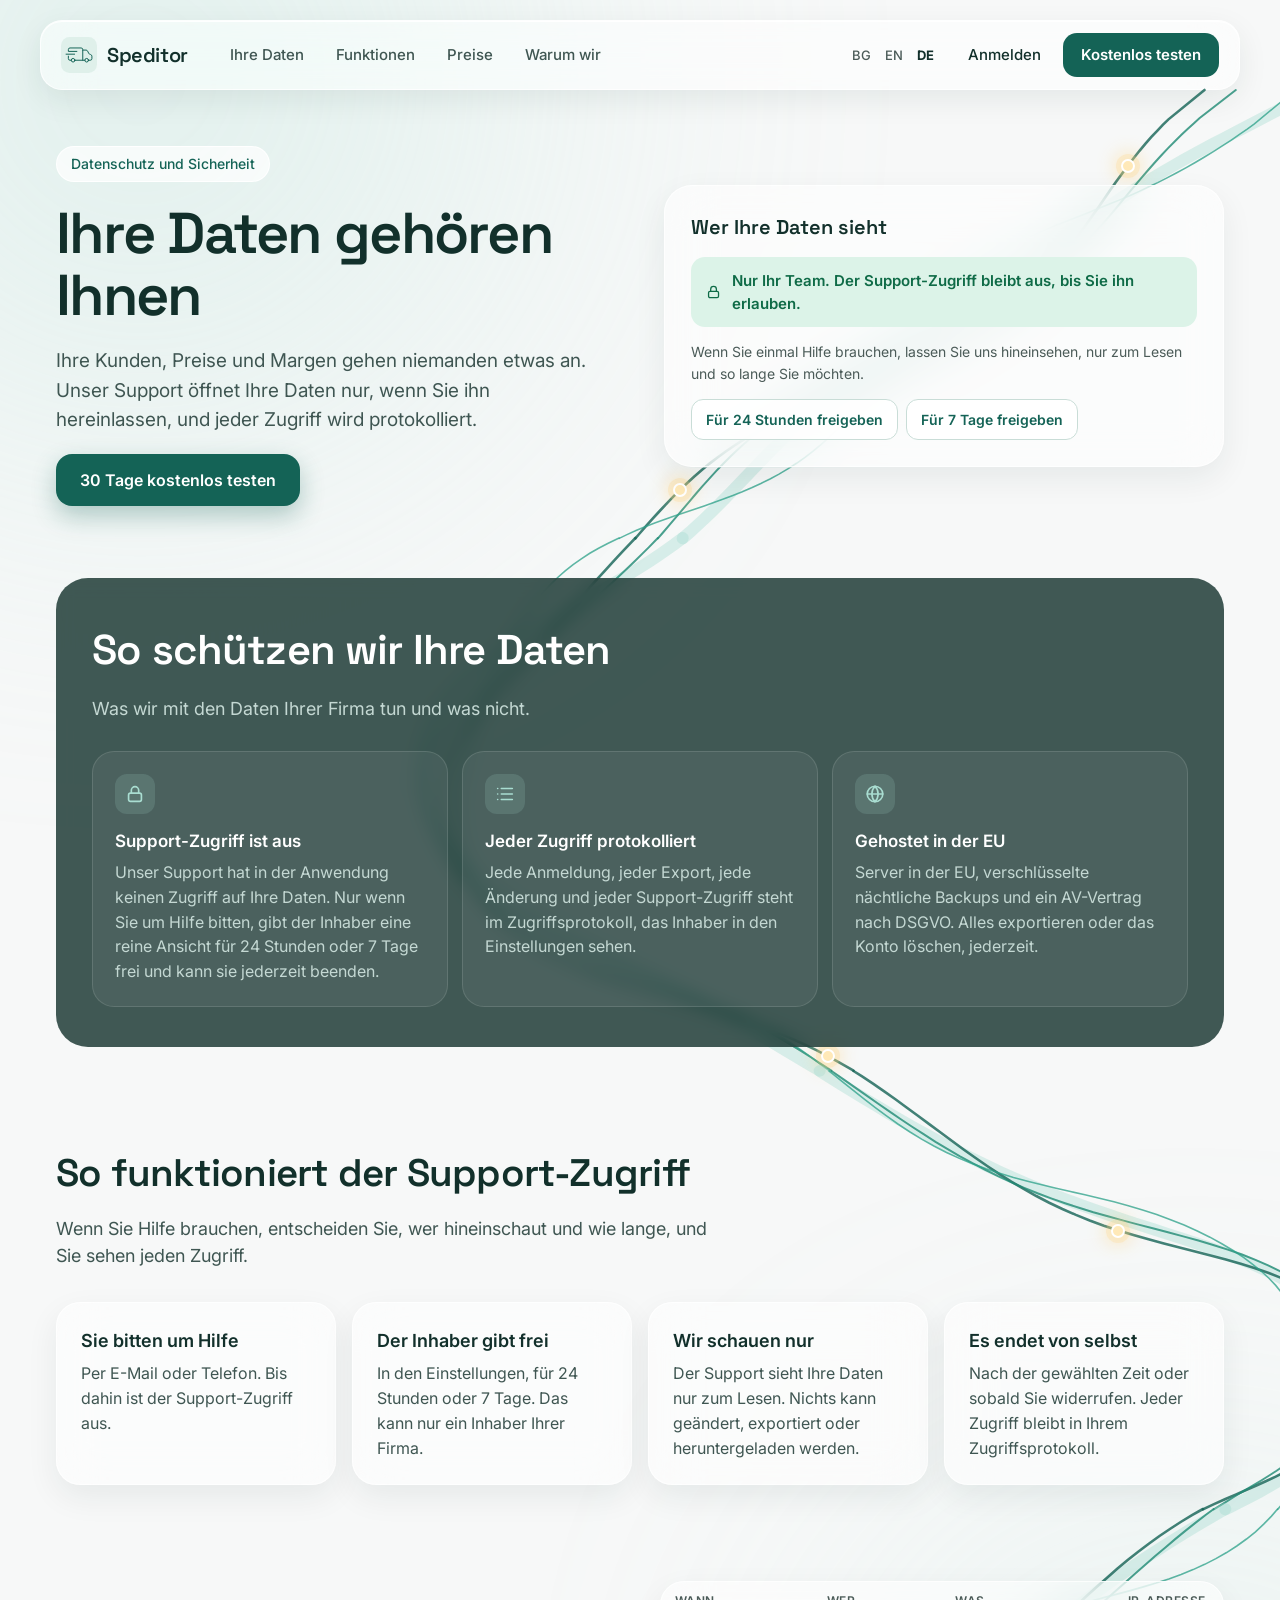
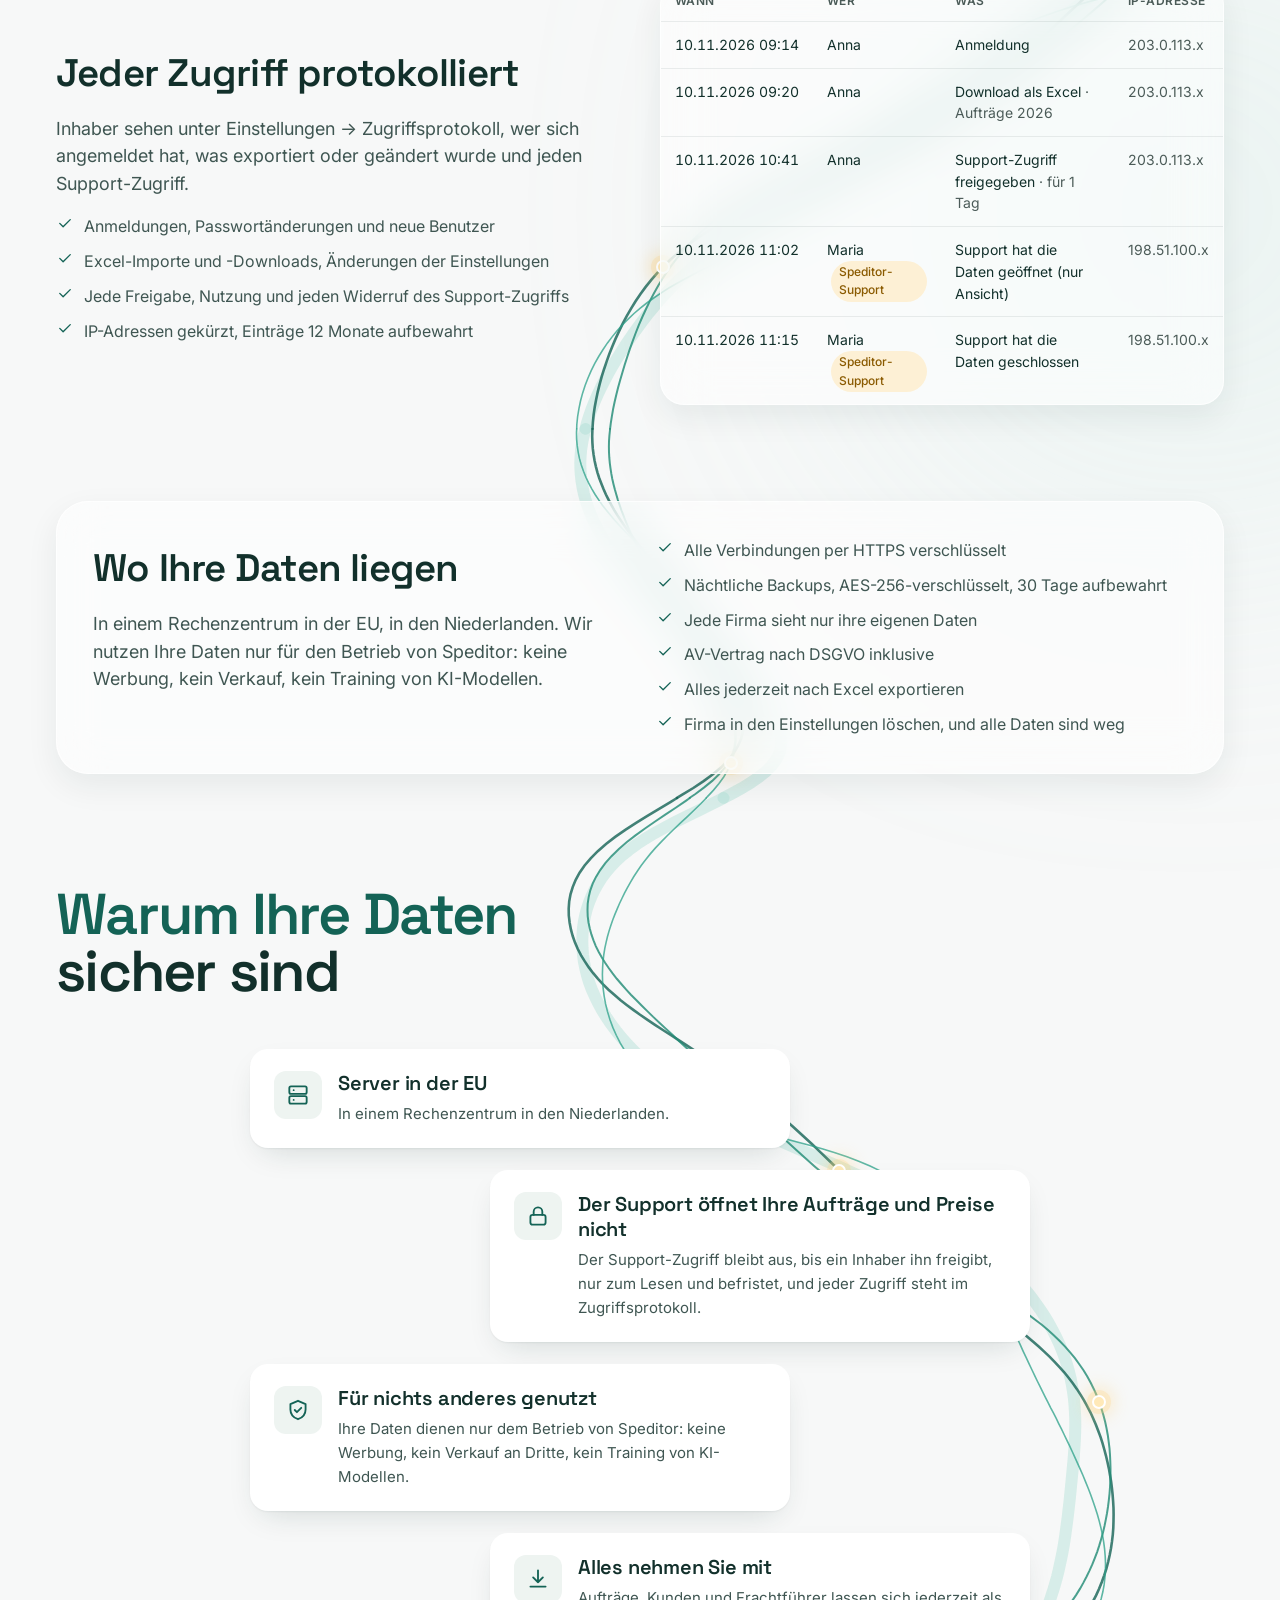
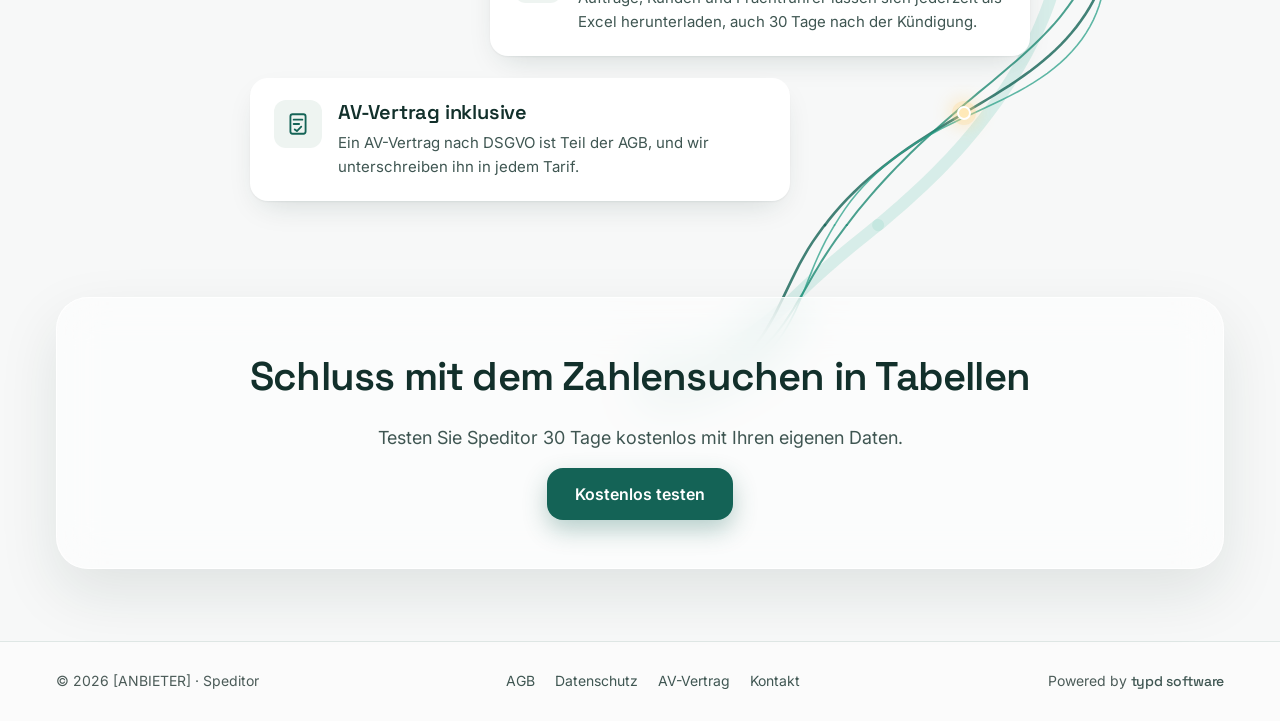
<file: de/ihre-daten/index.html>
<!doctype html>
<html lang="de">
<head>
<meta charset="utf-8">
<meta name="viewport" content="width=device-width, initial-scale=1">
<title>Ihre Daten gehören Ihnen – Speditor</title>
<link href="https://fonts.googleapis.com/css2?family=Inter:wght@400;500;600&amp;family=Space+Grotesk:wght@500;600&amp;display=swap" rel="stylesheet">
<style>
body{margin:0}
html{scroll-behavior:smooth}
@keyframes cue{0%,100%{transform:translateY(0)}50%{transform:translateY(6px)}}
@keyframes rise{from{opacity:0;transform:translateY(28px)}to{opacity:1;transform:none}}
@keyframes float{0%,100%{transform:translateY(0)}50%{transform:translateY(-8px)}}
.cue-arrow{animation:cue 1.6s ease-in-out infinite}
.float{animation:float 7s ease-in-out infinite}
@supports (animation-timeline: view()){.reveal{animation:rise linear both;animation-timeline:view();animation-range:entry 0% cover 22%}}
@media (prefers-reduced-motion: reduce){.cue-arrow,.float,.reveal{animation:none}html{scroll-behavior:auto}}
.wv{display:flex;flex-direction:column;gap:22px;max-width:780px;margin:0 auto}
.wv-card{width:540px}.wv-card:nth-child(even){align-self:flex-end}
.wv-card{position:relative;box-sizing:border-box;display:flex;gap:16px;align-items:flex-start;background:#ffffff;border-radius:18px;padding:22px 24px;box-shadow:0 1px 2px rgba(18,48,43,.06),0 12px 32px -12px rgba(18,48,43,.18)}
@supports (animation-timeline: view()){.wv-card{animation:rise linear both;animation-timeline:view();animation-range:entry 0% cover 22%}}
@media (prefers-reduced-motion: reduce){.wv-card{animation:none}}
.wv-ic{flex:none;width:48px;height:48px;border-radius:12px;background:#eef4f1;display:flex;align-items:center;justify-content:center}
.wv-card h3{margin:0 0 6px;font-family:'Space Grotesk',sans-serif;font-size:20px;font-weight:600;line-height:1.25;letter-spacing:-.01em;color:#12302b}
.wv-card p{margin:0;color:#3f5652;font-size:15px;line-height:1.6}
@media (max-width: 1100px){.wv{margin:0 auto;max-width:36rem}.wv-card{width:auto}.wv-card:nth-child(even){align-self:auto}.wv-card{animation:none}}
:has(> .seg-lines){isolation:isolate}
.seg-lines{position:absolute;top:0;left:50%;width:1440px;height:100%;transform:translateX(-50%);pointer-events:none;overflow:visible;z-index:-1}
.pl-dot{z-index:-1}
.pl-dot{position:absolute;width:10px;height:10px;margin:-7px 0 0 -7px;border-radius:50%;background:#ffe9b8;border:2px solid #ffffff;box-shadow:0 0 0 5px rgba(255,210,122,.22),0 0 18px 6px rgba(255,210,122,.45);pointer-events:none}
@media (max-width: 1100px){.seg-lines,.pl-dot{display:none}}
a{color:#146356;text-decoration:none}a:hover{color:#0f4f45}
</style>
</head>
<body>
<div style="position: relative; overflow: hidden; background: #f7f8f8; font-family: Inter, system-ui, sans-serif; color: #12302b; font-size: 16px; line-height: 1.55">
  <div aria-hidden="true" style="position: absolute; width: 760px; height: 760px; left: -240px; top: -300px; border-radius: 50%; background: #a9ddd1; filter: blur(170px); opacity: 0.28"></div>
  <div aria-hidden="true" style="position: absolute; width: 620px; height: 620px; right: -220px; top: 1500px; border-radius: 50%; background: #a9ddd1; filter: blur(170px); opacity: 0.2"></div>



  <!-- Header -->
  <header style="position: relative; max-width: 1200px; margin: 20px auto 0; padding: 12px 20px; border-radius: 22px; background: rgba(255,255,255,0.55); border: 1px solid rgba(255,255,255,0.75); box-shadow: 0 10px 30px rgba(18,48,43,0.08), inset 0 1px 0 rgba(255,255,255,0.9); backdrop-filter: blur(24px) saturate(160%); display: flex; flex-wrap: wrap; align-items: center; gap: 12px 28px; box-sizing: border-box; width: calc(100% - 32px)">
    <a href="/de/" style="display: flex; align-items: center; gap: 10px; color: #12302b">
      <svg aria-hidden="true" width="36" height="36" viewBox="0 0 110 110"><rect width="110" height="110" rx="26" fill="#dff0ea"></rect><g transform="translate(-1.5 3.5)" fill="none" stroke="#146356" stroke-width="3" stroke-linecap="round" stroke-linejoin="round"><path d="M50 40.5H24V35a5 5 0 0 1 5-5h34a5 5 0 0 1 5 5v32.5"></path><path d="M17 49h26"></path><path d="M24 55v7.5a5 5 0 0 0 5 5h4"></path><path d="M44 67.5h30.5"></path><path d="M68 36.5h10.2c1.9 0 3.6 1.1 4.5 2.8l3.6 7.2c.8 1.6 2.3 2.7 4 3.1l1.6.4c2.3.6 4 2.7 4 5.1v7.4a5 5 0 0 1-5 5H85.5"></path><circle cx="38.5" cy="67.5" r="5.5"></circle><circle cx="80" cy="67.5" r="5.5"></circle></g></svg>
      <span style="font-family: 'Space Grotesk', sans-serif; font-weight: 600; font-size: 20px; letter-spacing: -0.02em">Speditor</span>
    </a>
    <nav style="display: flex; flex-wrap: wrap; gap: 4px; flex-grow: 1; font-size: 15px; font-weight: 500">
      <a href="/de/ihre-daten/" aria-current="page" style="padding: 10px 14px; border-radius: 12px; color: #3f5652">Ihre Daten</a>
      <a href="/de/#features" style="padding: 10px 14px; border-radius: 12px; color: #3f5652">Funktionen</a>
      <a href="/de/#pricing" style="padding: 10px 14px; border-radius: 12px; color: #3f5652">Preise</a>
      <a href="/de/#why" style="padding: 10px 14px; border-radius: 12px; color: #3f5652">Warum wir</a>
    </nav>
    <div style="display: flex; align-items: center; gap: 8px; font-size: 15px; font-weight: 500">
      <nav aria-label="Sprache" style="display: flex; align-items: center; gap: 2px; padding: 0 6px; font-size: 13px">
        <a href="/bg/vashite-danni/" lang="bg" style="padding: 10px 6px; color: #4b5b58">BG</a>
        <a href="/your-data/" lang="en" style="padding: 10px 6px; color: #4b5b58">EN</a>
        <a href="/de/ihre-daten/" lang="de" aria-current="true" style="padding: 10px 6px; color: #12302b; font-weight: 700">DE</a>
      </nav>
      <a href="#" style="padding: 10px 14px; border-radius: 12px; color: #12302b">Anmelden</a>
      <a href="#" style="display: flex; align-items: center; height: 44px; padding: 0 18px; border-radius: 14px; background: #146356; color: #ffffff; font-weight: 600">Kostenlos testen</a>
    </div>
  </header>

  <!-- Hero -->
  <section style="position: relative; max-width: 1200px; margin: 0 auto; padding: 56px 16px 32px; box-sizing: border-box; display: grid; grid-template-columns: repeat(auto-fit, minmax(min(100%, 440px), 1fr)); gap: 48px; align-items: center">
    <svg class="seg-lines" aria-hidden="true" viewBox="0 0 1440 421" preserveAspectRatio="none"><polyline points="1394.7,0.0 1356.0,20.0 1348.7,23.5 1340.7,27.4 1332.1,31.6 1322.9,36.0 1313.4,40.6 1303.5,45.5 1293.5,50.4 1283.4,55.5 1273.3,60.6 1263.3,65.8 1253.5,71.0 1244.0,76.2 1234.8,81.4 1225.8,86.6 1217.1,91.8 1208.6,96.9 1200.2,102.0 1192.0,107.2 1183.8,112.3 1175.6,117.3 1167.3,122.4 1158.9,127.4 1150.3,132.4 1141.6,137.4 1132.6,142.4 1123.6,147.4 1114.3,152.4 1104.9,157.4 1095.5,162.4 1085.9,167.5 1076.3,172.6 1066.7,177.8 1057.1,183.0 1047.5,188.3 1038.0,193.7 1028.6,199.2 1019.3,204.7 1010.1,210.4 1001.0,216.2 992.0,222.1 983.1,228.1 974.3,234.2 965.7,240.4 957.2,246.7 948.7,253.1 940.4,259.7 932.1,266.3 923.9,273.0 915.9,279.7 907.9,286.5 900.0,293.4 892.1,300.4 884.4,307.3 876.7,314.3 869.2,321.3 861.7,328.4 854.4,335.4 847.2,342.3 840.0,349.3 832.9,356.2 826.0,363.1 819.0,369.9 812.1,376.6 805.2,383.3 798.3,389.8 791.3,396.4 784.2,402.8 777.0,409.1 769.6,415.4 762.7,421.0" fill="none" stroke="#a9ddd1" stroke-width="12" stroke-linecap="round" opacity="0.4" vector-effect="non-scaling-stroke"></polyline><polyline points="1284.5,0.0 1248.2,27.8 1242.8,32.8 1237.2,38.3 1231.4,44.1 1225.5,50.4 1219.5,57.1 1213.6,64.1 1207.6,71.3 1201.8,78.8 1195.9,86.4 1190.1,94.2 1184.3,102.0 1178.5,110.0 1172.6,117.9 1166.6,125.9 1160.4,133.9 1154.0,141.8 1147.4,149.6 1140.6,157.4 1133.5,165.0 1126.1,172.5 1118.4,179.8 1110.5,186.9 1102.4,193.8 1094.0,200.5 1085.4,207.0 1076.6,213.2 1067.6,219.2 1058.5,224.9 1049.2,230.4 1039.8,235.6 1030.2,240.6 1020.6,245.4 1010.8,250.0 1000.9,254.4 991.0,258.7 980.9,262.8 970.8,266.8 960.7,270.7 950.5,274.5 940.3,278.2 930.1,282.0 919.8,285.7 909.6,289.5 899.5,293.4 889.4,297.3 879.4,301.4 869.5,305.5 859.8,309.8 850.2,314.3 840.9,319.0 831.7,323.8 822.8,328.8 814.1,334.0 805.7,339.4 797.5,345.0 789.5,350.8 781.8,356.8 774.3,362.9 767.0,369.2 759.8,375.7 752.8,382.3 745.9,389.0 739.0,396.0 732.2,403.0 725.3,410.3 718.5,417.6 715.4,421.0" fill="none" stroke="#146356" stroke-width="2.6" stroke-linecap="round" opacity="0.8" vector-effect="non-scaling-stroke"></polyline><polyline points="1315.8,0.0 1279.4,26.6 1273.7,31.4 1267.6,36.7 1261.2,42.3 1254.7,48.3 1248.1,54.6 1241.4,61.3 1234.8,68.1 1228.2,75.1 1221.6,82.3 1215.1,89.6 1208.6,96.9 1202.1,104.2 1195.6,111.6 1189.0,118.9 1182.2,126.1 1175.3,133.2 1168.1,140.3 1160.6,147.2 1152.9,153.9 1144.9,160.5 1136.6,166.9 1128.0,173.1 1119.2,179.0 1110.1,184.8 1100.8,190.4 1091.4,195.7 1081.7,200.9 1072.0,205.8 1062.1,210.6 1052.1,215.3 1042.1,219.8 1032.0,224.1 1021.9,228.4 1011.8,232.6 1001.7,236.8 991.6,240.9 981.5,245.0 971.5,249.2 961.5,253.3 951.6,257.5 941.7,261.8 932.0,266.2 922.3,270.7 912.7,275.4 903.3,280.2 893.9,285.1 884.7,290.2 875.7,295.5 866.8,301.0 858.1,306.6 849.6,312.5 841.3,318.5 833.3,324.7 825.4,331.1 817.8,337.6 810.4,344.2 803.2,351.0 796.1,357.9 789.3,364.9 782.5,372.0 775.9,379.1 769.3,386.4 762.7,393.7 756.1,401.0 749.5,408.3 742.8,415.7 737.9,421.0" fill="none" stroke="#1f8a74" stroke-width="2" stroke-linecap="round" opacity="0.8" vector-effect="non-scaling-stroke"></polyline><polyline points="1375.4,0.0 1334.4,31.8 1327.2,36.7 1319.5,41.7 1311.3,47.0 1302.7,52.3 1293.7,57.6 1284.5,62.9 1275.2,68.1 1265.8,73.1 1256.3,77.9 1247.0,82.5 1237.7,87.0 1228.4,91.1 1219.3,95.2 1210.2,99.0 1201.1,102.7 1192.0,106.2 1182.8,109.7 1173.6,113.2 1164.3,116.6 1154.8,120.1 1145.3,123.6 1135.6,127.3 1125.9,131.1 1116.2,135.1 1106.4,139.3 1096.7,143.8 1087.0,148.7 1077.5,153.9 1068.2,159.4 1059.1,165.4 1050.2,171.7 1041.5,178.4 1033.1,185.5 1025.0,193.0 1017.1,200.7 1009.5,208.8 1002.1,217.1 994.9,225.7 987.8,234.4 980.8,243.2 974.0,252.0 967.1,260.9 960.3,269.7 953.4,278.4 946.5,286.9 939.4,295.3 932.2,303.3 924.8,311.1 917.2,318.6 909.5,325.7 901.5,332.5 893.4,338.9 885.0,344.9 876.5,350.5 867.8,355.8 859.0,360.7 850.0,365.2 840.9,369.5 831.6,373.5 822.3,377.2 812.9,380.7 803.4,384.1 793.8,387.3 784.2,390.5 774.5,393.6 764.8,396.7 755.0,399.8 745.2,403.0 735.4,406.4 725.7,409.9 716.0,413.7 706.4,417.7 699.2,421.0" fill="none" stroke="#2aa088" stroke-width="1.6" stroke-linecap="round" opacity="0.75" vector-effect="non-scaling-stroke"></polyline></svg><span class="pl-dot" style="left: calc(50% + 488px); top: 16.934%"></span><span class="pl-dot" style="left: calc(50% + 40px); top: 89.229%"></span>
    <div style="display: flex; flex-direction: column; gap: 20px">
      <span style="align-self: flex-start; padding: 6px 14px; border-radius: 999px; background: rgba(255,255,255,0.7); border: 1px solid rgba(255,255,255,0.9); font-size: 14px; font-weight: 500; color: #146356">Datenschutz und Sicherheit</span>
      <h1 style="margin: 0; font-family: 'Space Grotesk', sans-serif; font-weight: 600; font-size: clamp(2.4rem, 5vw, 3.6rem); line-height: 1.08; letter-spacing: -0.03em">Ihre Daten gehören Ihnen</h1>
      <p style="margin: 0; font-size: 19px; color: #3f5652; max-width: 34rem">Ihre Kunden, Preise und Margen gehen niemanden etwas an. Unser Support öffnet Ihre Daten nur, wenn Sie ihn hereinlassen, und jeder Zugriff wird protokolliert.</p>
      <div style="display: flex; flex-wrap: wrap; gap: 12px">
        <a href="#" style="display: flex; align-items: center; height: 52px; padding: 0 24px; border-radius: 16px; background: #146356; color: #ffffff; font-weight: 600; box-shadow: 0 10px 24px rgba(20,99,86,0.3)">30 Tage kostenlos testen</a>
      </div>
    </div>
    <div class="float" role="img" aria-label="Die Einstellung Support-Zugriff in Speditor: aus, mit Buttons für 24 Stunden oder 7 Tage" style="padding: 26px; border-radius: 28px; background: rgba(255,255,255,0.55); border: 1px solid rgba(255,255,255,0.75); box-shadow: 0 12px 32px rgba(18,48,43,0.07); backdrop-filter: blur(24px); display: flex; flex-direction: column; gap: 14px">
      <span style="font-family: 'Space Grotesk', sans-serif; font-weight: 600; font-size: 20px">Wer Ihre Daten sieht</span>
      <span style="display: flex; align-items: center; gap: 10px; padding: 12px 14px; border-radius: 14px; background: #dcf3e8; color: #0f6b47; font-weight: 600; font-size: 15px"><svg aria-hidden="true" width="18" height="18" viewBox="0 0 24 24" fill="none" stroke="currentColor" stroke-width="1.8" stroke-linecap="round" stroke-linejoin="round"><rect x="5" y="11" width="14" height="9" rx="2"></rect><path d="M8 11V8a4 4 0 0 1 8 0v3"></path></svg>Nur Ihr Team. Der Support-Zugriff bleibt aus, bis Sie ihn erlauben.</span>
      <span style="font-size: 14px; color: #4b5b58">Wenn Sie einmal Hilfe brauchen, lassen Sie uns hineinsehen, nur zum Lesen und so lange Sie möchten.</span>
      <div style="display: flex; flex-wrap: wrap; gap: 8px">
        <span style="padding: 9px 14px; border-radius: 12px; background: rgba(255,255,255,0.85); border: 1px solid #c9ddd7; font-size: 14px; font-weight: 600; color: #146356">Für 24 Stunden freigeben</span>
        <span style="padding: 9px 14px; border-radius: 12px; background: rgba(255,255,255,0.85); border: 1px solid #c9ddd7; font-size: 14px; font-weight: 600; color: #146356">Für 7 Tage freigeben</span>
      </div>
    </div>
  </section>

  <!-- How we look after your data -->
  <section style="position: relative; max-width: 1200px; margin: 0 auto; padding: 40px 16px 24px; box-sizing: border-box">
    <svg class="seg-lines" aria-hidden="true" viewBox="0 0 1440 557" preserveAspectRatio="none"><polyline points="762.7,0.0 762.0,0.6 754.2,6.7 746.1,12.7 737.9,18.7 729.4,24.5 720.7,30.3 711.9,36.1 703.0,41.7 693.9,47.3 684.9,52.7 675.8,58.2 666.7,63.5 657.8,68.8 649.0,74.0 640.3,79.2 631.7,84.4 623.4,89.5 615.2,94.7 607.3,99.8 599.5,104.9 592.0,110.1 584.7,115.2 577.6,120.4 570.8,125.7 564.2,131.0 557.8,136.4 551.7,141.8 545.9,147.3 540.3,152.9 535.1,158.6 530.1,164.4 525.5,170.2 521.3,176.2 517.4,182.3 513.8,188.4 510.6,194.6 507.9,201.0 505.5,207.3 503.5,213.8 502.0,220.3 500.8,226.8 500.1,233.4 499.7,240.1 499.8,246.7 500.3,253.3 501.1,260.0 502.4,266.6 504.0,273.2 506.1,279.7 508.5,286.3 511.3,292.7 514.4,299.1 517.9,305.5 521.7,311.7 525.9,317.9 530.5,324.0 535.3,330.0 540.5,336.0 546.0,341.8 551.8,347.6 557.9,353.3 564.3,358.9 570.9,364.3 577.9,369.8 585.1,375.1 592.6,380.4 600.3,385.6 608.2,390.7 616.4,395.8 624.8,400.8 633.4,405.9 642.2,410.9 651.1,415.8 660.3,420.8 669.6,425.8 679.1,430.8 688.7,435.9 698.4,441.0 708.3,446.2 718.3,451.4 728.4,456.8 738.6,462.2 748.9,467.7 759.2,473.3 769.6,479.1 780.1,484.9 790.7,490.9 801.3,497.0 811.9,503.2 822.5,509.5 833.2,515.9 843.9,522.4 854.7,529.0 865.5,535.7 876.4,542.4 887.3,549.3 898.4,556.1 899.7,557.0" fill="none" stroke="#a9ddd1" stroke-width="12" stroke-linecap="round" opacity="0.4" vector-effect="non-scaling-stroke"></polyline><polyline points="715.4,0.0 711.7,4.1 704.8,11.7 698.0,19.3 691.1,27.1 684.3,34.9 677.4,42.8 670.6,50.7 663.9,58.6 657.3,66.4 650.8,74.1 644.4,81.8 638.1,89.3 631.9,96.8 625.9,104.0 620.0,111.1 614.2,118.0 608.6,124.7 603.1,131.2 597.7,137.6 592.5,143.7 587.4,149.7 582.4,155.5 577.5,161.1 572.8,166.5 568.2,171.8 563.8,177.0 559.6,182.1 555.5,187.1 551.7,192.0 548.0,196.9 544.5,201.8 541.3,206.7 538.2,211.6 535.4,216.6 532.8,221.7 530.5,226.8 528.4,232.1 526.5,237.5 524.9,243.0 523.6,248.6 522.6,254.4 521.8,260.4 521.3,266.5 521.2,272.8 521.3,279.2 521.8,285.8 522.6,292.4 523.8,299.3 525.3,306.2 527.1,313.2 529.4,320.2 531.9,327.4 534.9,334.5 538.3,341.7 542.0,348.9 546.1,356.0 550.6,363.1 555.6,370.2 560.9,377.1 566.6,383.9 572.7,390.6 579.2,397.1 586.2,403.5 593.4,409.7 601.1,415.6 609.2,421.4 617.6,426.9 626.3,432.3 635.4,437.4 644.9,442.2 654.6,446.9 664.6,451.3 675.0,455.6 685.6,459.6 696.4,463.5 707.5,467.3 718.8,471.0 730.3,474.6 741.9,478.1 753.6,481.6 765.5,485.2 777.4,488.8 789.4,492.6 801.5,496.4 813.5,500.4 825.5,504.7 837.5,509.1 849.4,513.8 861.3,518.8 873.0,524.0 884.7,529.6 896.3,535.5 907.7,541.7 919.1,548.2 930.5,555.1 933.5,557.0" fill="none" stroke="#146356" stroke-width="2.6" stroke-linecap="round" opacity="0.8" vector-effect="non-scaling-stroke"></polyline><polyline points="737.9,0.0 735.9,2.1 729.0,9.5 721.9,16.9 714.7,24.3 707.4,31.7 700.0,39.0 692.6,46.3 685.0,53.4 677.5,60.5 669.9,67.4 662.4,74.2 655.0,80.9 647.6,87.4 640.3,93.8 633.1,100.0 626.0,106.0 619.0,111.9 612.1,117.7 605.3,123.3 598.7,128.8 592.1,134.2 585.7,139.5 579.5,144.7 573.4,149.8 567.4,154.9 561.6,160.0 556.1,165.0 550.7,170.1 545.5,175.1 540.6,180.2 536.0,185.4 531.6,190.7 527.5,196.0 523.7,201.4 520.2,207.0 517.1,212.6 514.3,218.4 511.8,224.3 509.7,230.3 508.0,236.4 506.6,242.7 505.6,249.1 505.0,255.6 504.8,262.1 504.9,268.8 505.5,275.5 506.4,282.3 507.8,289.1 509.5,295.9 511.7,302.8 514.2,309.6 517.2,316.4 520.5,323.2 524.3,330.0 528.4,336.6 533.0,343.2 537.9,349.6 543.2,356.0 548.9,362.2 555.0,368.3 561.4,374.3 568.2,380.1 575.4,385.7 582.9,391.2 590.7,396.5 598.8,401.6 607.3,406.6 616.0,411.4 625.0,416.1 634.3,420.6 643.8,425.1 653.5,429.4 663.5,433.6 673.6,437.8 684.0,442.0 694.4,446.1 705.0,450.2 715.8,454.4 726.6,458.6 737.5,463.0 748.5,467.4 759.6,472.0 770.6,476.8 781.7,481.7 792.8,486.8 803.9,492.2 814.9,497.8 825.9,503.6 836.9,509.6 847.8,515.9 858.7,522.4 869.6,529.2 880.4,536.1 891.2,543.2 902.1,550.6 911.4,557.0" fill="none" stroke="#1f8a74" stroke-width="2" stroke-linecap="round" opacity="0.8" vector-effect="non-scaling-stroke"></polyline><polyline points="699.2,0.0 697.0,1.0 687.7,5.7 678.6,10.7 669.8,16.0 661.3,21.8 653.1,27.9 645.2,34.4 637.7,41.3 630.6,48.5 623.9,55.9 617.6,63.7 611.7,71.6 606.1,79.6 601.0,87.8 596.2,96.0 591.8,104.3 587.6,112.4 583.8,120.5 580.3,128.5 577.0,136.3 573.9,143.9 571.0,151.3 568.4,158.4 565.9,165.3 563.6,171.9 561.4,178.3 559.4,184.4 557.4,190.2 555.6,195.9 553.9,201.3 552.3,206.5 550.8,211.6 549.3,216.6 548.0,221.6 546.7,226.5 545.5,231.4 544.3,236.3 543.3,241.3 542.3,246.4 541.5,251.6 540.7,257.0 540.1,262.6 539.6,268.3 539.4,274.3 539.2,280.5 539.3,286.9 539.7,293.5 540.2,300.3 541.1,307.4 542.2,314.6 543.7,321.9 545.5,329.4 547.7,337.0 550.3,344.6 553.3,352.3 556.7,360.0 560.6,367.6 565.0,375.1 569.8,382.5 575.1,389.7 580.9,396.7 587.2,403.5 594.0,409.9 601.3,416.1 609.1,422.0 617.3,427.5 626.1,432.7 635.2,437.5 644.8,442.0 654.8,446.1 665.2,450.0 675.9,453.6 686.9,457.0 698.1,460.2 709.6,463.3 721.2,466.4 732.9,469.5 744.7,472.7 756.6,476.0 768.5,479.5 780.3,483.3 792.0,487.4 803.6,491.9 815.1,496.8 826.5,502.1 837.7,507.9 848.7,514.1 859.5,520.8 870.3,527.8 880.9,535.3 891.4,543.1 901.9,551.3 909.1,557.0" fill="none" stroke="#2aa088" stroke-width="1.6" stroke-linecap="round" opacity="0.75" vector-effect="non-scaling-stroke"></polyline></svg><span class="pl-dot" style="left: calc(50% + 188px); top: 97.255%"></span>
    <div style="padding: 40px 36px; border-radius: 32px; background: rgba(18,48,43,0.8); backdrop-filter: blur(8px); color: #e8f2ef">
      <h2 style="margin: 0 0 12px; font-family: 'Space Grotesk', sans-serif; font-weight: 600; font-size: clamp(1.8rem, 3.5vw, 2.6rem); letter-spacing: -0.02em; color: #ffffff">So schützen wir Ihre Daten</h2>
      <p style="margin: 0 0 28px; max-width: 44rem; font-size: 18px; color: #c4d8d3">Was wir mit den Daten Ihrer Firma tun und was nicht.</p>
      <div style="display: grid; grid-template-columns: repeat(auto-fit, minmax(min(100%, 250px), 1fr)); gap: 14px">
        <div class="reveal" style="padding: 22px; border-radius: 22px; background: rgba(255,255,255,0.06); border: 1px solid rgba(255,255,255,0.12)">
          <span style="width: 40px; height: 40px; border-radius: 12px; background: rgba(169,221,209,0.16); color: #a9ddd1; display: flex; align-items: center; justify-content: center"><svg aria-hidden="true" width="22" height="22" viewBox="0 0 24 24" fill="none" stroke="currentColor" stroke-width="1.8" stroke-linecap="round" stroke-linejoin="round"><rect x="5" y="11" width="14" height="9" rx="2"></rect><path d="M8 11V8a4 4 0 0 1 8 0v3"></path></svg></span>
          <h3 style="margin: 14px 0 6px; font-size: 17px; font-weight: 600; color: #ffffff">Support-Zugriff ist aus</h3>
          <p style="margin: 0; color: #c4d8d3">Unser Support hat in der Anwendung keinen Zugriff auf Ihre Daten. Nur wenn Sie um Hilfe bitten, gibt der Inhaber eine reine Ansicht für 24 Stunden oder 7 Tage frei und kann sie jederzeit beenden.</p>
        </div>
        <div class="reveal" style="padding: 22px; border-radius: 22px; background: rgba(255,255,255,0.06); border: 1px solid rgba(255,255,255,0.12)">
          <span style="width: 40px; height: 40px; border-radius: 12px; background: rgba(169,221,209,0.16); color: #a9ddd1; display: flex; align-items: center; justify-content: center"><svg aria-hidden="true" width="22" height="22" viewBox="0 0 24 24" fill="none" stroke="currentColor" stroke-width="1.8" stroke-linecap="round" stroke-linejoin="round"><path d="M8 6h12M8 12h12M8 18h12M4 6h.01M4 12h.01M4 18h.01"></path></svg></span>
          <h3 style="margin: 14px 0 6px; font-size: 17px; font-weight: 600; color: #ffffff">Jeder Zugriff protokolliert</h3>
          <p style="margin: 0; color: #c4d8d3">Jede Anmeldung, jeder Export, jede Änderung und jeder Support-Zugriff steht im Zugriffsprotokoll, das Inhaber in den Einstellungen sehen.</p>
        </div>
        <div class="reveal" style="padding: 22px; border-radius: 22px; background: rgba(255,255,255,0.06); border: 1px solid rgba(255,255,255,0.12)">
          <span style="width: 40px; height: 40px; border-radius: 12px; background: rgba(169,221,209,0.16); color: #a9ddd1; display: flex; align-items: center; justify-content: center"><svg aria-hidden="true" width="22" height="22" viewBox="0 0 24 24" fill="none" stroke="currentColor" stroke-width="1.8" stroke-linecap="round" stroke-linejoin="round"><circle cx="12" cy="12" r="8.5"></circle><path d="M3.5 12h17M12 3.5c2.3 2.4 3.4 5.2 3.4 8.5s-1.1 6.1-3.4 8.5c-2.3-2.4-3.4-5.2-3.4-8.5s1.1-6.1 3.4-8.5z"></path></svg></span>
          <h3 style="margin: 14px 0 6px; font-size: 17px; font-weight: 600; color: #ffffff">Gehostet in der EU</h3>
          <p style="margin: 0; color: #c4d8d3">Server in der EU, verschlüsselte nächtliche Backups und ein AV-Vertrag nach DSGVO. Alles exportieren oder das Konto löschen, jederzeit.</p>
        </div>
      </div>
    </div>
  </section>

  <!-- How support access works -->
  <section style="position: relative; max-width: 1200px; margin: 0 auto; padding: 72px 16px 24px; box-sizing: border-box">
    <svg class="seg-lines" aria-hidden="true" viewBox="0 0 1440 439" preserveAspectRatio="none"><polyline points="899.7,0.0 909.5,6.1 920.7,13.1 932.1,20.1 943.6,27.2 955.3,34.2 967.1,41.3 979.1,48.3 991.3,55.2 1003.6,62.1 1016.0,68.9 1028.5,75.6 1041.2,82.2 1054.0,88.6 1066.9,94.9 1079.9,101.0 1093.0,106.9 1106.2,112.7 1119.6,118.3 1133.1,123.7 1146.7,129.0 1160.6,134.1 1174.6,139.1 1188.8,144.0 1203.3,148.8 1217.9,153.6 1232.6,158.3 1247.4,163.1 1262.3,167.9 1277.0,172.7 1291.6,177.7 1305.8,182.8 1319.6,188.1 1332.9,193.5 1345.4,199.2 1357.1,205.0 1367.9,211.1 1377.6,217.3 1386.3,223.6 1394.0,230.1 1400.5,236.7 1405.9,243.3 1410.4,250.0 1413.9,256.6 1416.5,263.2 1418.4,269.7 1419.6,276.2 1420.3,282.5 1420.5,288.8 1420.3,295.0 1419.9,301.1 1419.2,307.1 1418.4,313.0 1417.5,318.9 1416.4,324.7 1415.3,330.5 1414.1,336.2 1412.7,341.9 1411.1,347.5 1409.3,353.2 1407.2,358.7 1404.8,364.3 1401.9,369.8 1398.5,375.2 1394.5,380.6 1390.0,385.9 1384.7,391.1 1378.8,396.3 1372.2,401.4 1364.9,406.5 1357.0,411.5 1348.5,416.5 1339.5,421.5 1330.0,426.5 1320.2,431.5 1310.0,436.7 1305.3,439.0" fill="none" stroke="#a9ddd1" stroke-width="12" stroke-linecap="round" opacity="0.4" vector-effect="non-scaling-stroke"></polyline><polyline points="933.5,0.0 941.7,5.2 953.0,12.7 964.2,20.4 975.4,28.3 986.6,36.5 997.9,44.8 1009.2,53.2 1020.6,61.6 1032.1,70.1 1043.6,78.6 1055.3,86.9 1067.2,95.1 1079.1,103.0 1091.3,110.7 1103.7,118.1 1116.3,125.2 1129.2,131.9 1142.4,138.2 1155.9,144.1 1169.7,149.7 1183.9,154.9 1198.5,159.8 1213.4,164.3 1228.5,168.6 1243.9,172.7 1259.5,176.7 1275.1,180.7 1290.6,184.7 1305.8,188.7 1320.7,193.0 1335.1,197.5 1348.8,202.3 1361.7,207.4 1373.6,212.8 1384.6,218.5 1394.4,224.5 1403.1,230.8 1410.6,237.3 1417.0,244.0 1422.2,250.7 1426.4,257.5 1429.6,264.3 1432.0,271.0 1433.5,277.6 1434.4,284.1 1434.7,290.4 1434.6,296.6 1434.0,302.6 1433.2,308.5 1432.1,314.3 1430.8,319.9 1429.3,325.5 1427.6,331.0 1425.7,336.4 1423.7,341.8 1421.4,347.2 1418.8,352.5 1415.8,357.8 1412.5,363.0 1408.6,368.1 1404.3,373.2 1399.3,378.2 1393.7,383.1 1387.4,387.9 1380.5,392.6 1372.9,397.2 1364.6,401.7 1355.7,406.2 1346.3,410.6 1336.4,415.1 1326.2,419.6 1315.6,424.2 1304.9,428.9 1294.0,433.8 1283.0,438.9 1282.9,439.0" fill="none" stroke="#146356" stroke-width="2.6" stroke-linecap="round" opacity="0.8" vector-effect="non-scaling-stroke"></polyline><polyline points="911.4,0.0 913.0,1.0 923.9,8.7 934.9,16.4 946.0,24.2 957.2,32.1 968.6,40.0 980.1,47.8 991.7,55.6 1003.6,63.3 1015.5,70.9 1027.7,78.2 1040.0,85.4 1052.5,92.3 1065.2,98.9 1078.0,105.3 1091.0,111.3 1104.2,117.0 1117.5,122.4 1131.1,127.5 1145.0,132.4 1159.0,137.0 1173.3,141.4 1187.8,145.5 1202.6,149.6 1217.6,153.6 1232.7,157.5 1247.9,161.5 1263.2,165.6 1278.3,169.8 1293.2,174.2 1307.8,178.9 1321.9,183.8 1335.4,189.1 1348.1,194.6 1359.9,200.5 1370.8,206.7 1380.6,213.1 1389.2,219.7 1396.7,226.6 1403.1,233.5 1408.2,240.5 1412.3,247.6 1415.4,254.6 1417.6,261.5 1418.9,268.4 1419.5,275.2 1419.5,281.8 1419.0,288.3 1418.2,294.6 1417.0,300.9 1415.6,307.0 1414.1,313.0 1412.4,318.9 1410.7,324.7 1408.9,330.5 1407.1,336.1 1405.1,341.6 1403.1,347.0 1400.8,352.3 1398.4,357.5 1395.6,362.5 1392.6,367.5 1389.1,372.3 1385.1,377.0 1380.6,381.7 1375.5,386.3 1369.8,391.0 1363.5,395.6 1356.6,400.3 1349.2,405.1 1341.2,410.1 1332.7,415.2 1323.9,420.5 1314.7,426.1 1305.2,431.9 1295.5,437.9 1293.7,439.0" fill="none" stroke="#1f8a74" stroke-width="2" stroke-linecap="round" opacity="0.8" vector-effect="non-scaling-stroke"></polyline><polyline points="909.1,0.0 912.4,2.6 922.9,11.1 933.6,19.7 944.3,28.2 955.3,36.7 966.5,45.0 977.9,53.1 989.6,60.8 1001.6,68.2 1013.9,75.1 1026.5,81.6 1039.4,87.5 1052.6,93.0 1066.0,98.0 1079.7,102.5 1093.5,106.7 1107.6,110.5 1121.8,114.0 1136.1,117.4 1150.5,120.7 1164.9,124.0 1179.4,127.4 1193.9,131.0 1208.3,134.9 1222.6,139.2 1236.7,143.8 1250.6,148.9 1264.1,154.3 1277.3,160.2 1289.9,166.4 1301.8,173.0 1313.1,179.8 1323.5,186.7 1333.0,193.8 1341.6,200.8 1349.2,207.8 1355.7,214.7 1361.2,221.5 1365.7,228.1 1369.3,234.6 1372.1,240.9 1374.0,247.1 1375.4,253.2 1376.1,259.2 1376.5,265.2 1376.5,271.2 1376.4,277.3 1376.2,283.5 1375.9,289.7 1375.8,296.0 1375.7,302.5 1375.9,309.0 1376.2,315.6 1376.8,322.2 1377.5,328.9 1378.3,335.6 1379.3,342.3 1380.4,349.1 1381.3,355.8 1382.2,362.6 1382.9,369.4 1383.2,376.1 1383.1,383.0 1382.5,389.8 1381.3,396.7 1379.4,403.6 1376.8,410.6 1373.4,417.6 1369.1,424.6 1364.0,431.6 1358.1,438.5 1357.6,439.0" fill="none" stroke="#2aa088" stroke-width="1.6" stroke-linecap="round" opacity="0.75" vector-effect="non-scaling-stroke"></polyline></svg><span class="pl-dot" style="left: calc(50% + 478px); top: 36.390%"></span>
    <h2 style="margin: 0 0 12px; font-family: 'Space Grotesk', sans-serif; font-weight: 600; font-size: clamp(1.7rem, 3.4vw, 2.4rem); letter-spacing: -0.02em">So funktioniert der Support-Zugriff</h2>
    <p style="margin: 0 0 32px; font-size: 18px; color: #3f5652; max-width: 42rem">Wenn Sie Hilfe brauchen, entscheiden Sie, wer hineinschaut und wie lange, und Sie sehen jeden Zugriff.</p>
    <ol style="margin: 0; padding: 0; list-style: none; display: grid; grid-template-columns: repeat(auto-fit, minmax(min(100%, 250px), 1fr)); gap: 16px">
      <li class="reveal" style="padding: 24px; border-radius: 24px; background: rgba(255,255,255,0.55); border: 1px solid rgba(255,255,255,0.75); box-shadow: 0 12px 32px rgba(18,48,43,0.07); backdrop-filter: blur(24px)">
        <h3 style="margin: 0 0 6px; font-size: 18px; font-weight: 600">Sie bitten um Hilfe</h3>
        <p style="margin: 0; color: #3f5652">Per E-Mail oder Telefon. Bis dahin ist der Support-Zugriff aus.</p>
      </li>
      <li class="reveal" style="padding: 24px; border-radius: 24px; background: rgba(255,255,255,0.55); border: 1px solid rgba(255,255,255,0.75); box-shadow: 0 12px 32px rgba(18,48,43,0.07); backdrop-filter: blur(24px)">
        <h3 style="margin: 0 0 6px; font-size: 18px; font-weight: 600">Der Inhaber gibt frei</h3>
        <p style="margin: 0; color: #3f5652">In den Einstellungen, für 24 Stunden oder 7 Tage. Das kann nur ein Inhaber Ihrer Firma.</p>
      </li>
      <li class="reveal" style="padding: 24px; border-radius: 24px; background: rgba(255,255,255,0.55); border: 1px solid rgba(255,255,255,0.75); box-shadow: 0 12px 32px rgba(18,48,43,0.07); backdrop-filter: blur(24px)">
        <h3 style="margin: 0 0 6px; font-size: 18px; font-weight: 600">Wir schauen nur</h3>
        <p style="margin: 0; color: #3f5652">Der Support sieht Ihre Daten nur zum Lesen. Nichts kann geändert, exportiert oder heruntergeladen werden.</p>
      </li>
      <li class="reveal" style="padding: 24px; border-radius: 24px; background: rgba(255,255,255,0.55); border: 1px solid rgba(255,255,255,0.75); box-shadow: 0 12px 32px rgba(18,48,43,0.07); backdrop-filter: blur(24px)">
        <h3 style="margin: 0 0 6px; font-size: 18px; font-weight: 600">Es endet von selbst</h3>
        <p style="margin: 0; color: #3f5652">Nach der gewählten Zeit oder sobald Sie widerrufen. Jeder Zugriff bleibt in Ihrem Zugriffsprotokoll.</p>
      </li>
    </ol>
  </section>

  <!-- Access log -->
  <section style="position: relative; max-width: 1200px; margin: 0 auto; padding: 72px 16px 24px; box-sizing: border-box; display: grid; grid-template-columns: repeat(auto-fit, minmax(min(100%, 340px), 1fr)); gap: 40px; align-items: center">
    <svg class="seg-lines" aria-hidden="true" viewBox="0 0 1440 445" preserveAspectRatio="none"><polyline points="1305.3,0.0 1299.5,2.9 1288.9,8.2 1278.1,13.6 1267.3,19.2 1256.3,24.9 1245.4,30.8 1234.4,36.9 1223.3,43.1 1212.3,49.5 1201.2,56.1 1190.0,62.8 1178.9,69.7 1167.6,76.7 1156.3,83.8 1144.9,91.0 1133.5,98.3 1121.9,105.6 1110.3,113.0 1098.7,120.4 1087.0,127.7 1075.3,135.0 1063.5,142.3 1051.8,149.5 1040.0,156.6 1028.3,163.6 1016.7,170.4 1005.1,177.1 993.6,183.7 982.1,190.1 970.8,196.4 959.6,202.5 948.5,208.5 937.6,214.3 926.7,220.0 916.1,225.6 905.6,231.0 895.2,236.4 885.0,241.6 875.0,246.8 865.2,252.0 855.5,257.0 846.0,262.1 836.7,267.1 827.7,272.1 818.8,277.1 810.2,282.2 801.9,287.3 793.8,292.4 786.0,297.5 778.5,302.7 771.3,308.0 764.3,313.3 757.7,318.7 751.3,324.1 745.3,329.5 739.5,335.0 733.9,340.6 728.6,346.1 723.5,351.7 718.6,357.4 713.8,363.0 709.2,368.8 704.7,374.5 700.4,380.3 696.2,386.1 692.1,392.0 688.2,397.9 684.5,403.9 680.9,409.9 677.6,416.0 674.5,422.1 671.6,428.3 669.1,434.5 666.8,440.7 665.5,445.0" fill="none" stroke="#a9ddd1" stroke-width="12" stroke-linecap="round" opacity="0.4" vector-effect="non-scaling-stroke"></polyline><polyline points="1282.9,0.0 1272.0,5.3 1261.1,10.9 1250.3,16.9 1239.5,23.1 1228.8,29.7 1218.2,36.6 1207.7,43.7 1197.2,51.2 1186.8,59.0 1176.3,67.0 1165.8,75.2 1155.3,83.6 1144.7,92.1 1134.0,100.7 1123.2,109.3 1112.3,117.9 1101.2,126.4 1090.1,134.8 1078.8,143.0 1067.5,150.9 1056.0,158.7 1044.5,166.1 1032.8,173.2 1021.2,180.0 1009.4,186.4 997.6,192.5 985.8,198.2 974.0,203.6 962.3,208.7 950.5,213.6 938.8,218.1 927.2,222.5 915.7,226.6 904.2,230.6 892.9,234.5 881.7,238.3 870.7,242.0 859.8,245.8 849.2,249.6 838.7,253.5 828.5,257.4 818.5,261.5 808.8,265.7 799.4,270.1 790.3,274.7 781.6,279.5 773.2,284.4 765.1,289.6 757.5,294.9 750.3,300.4 743.5,306.1 737.1,311.9 731.1,317.8 725.5,323.8 720.3,329.9 715.4,336.1 710.9,342.4 706.7,348.7 702.7,355.1 699.1,361.5 695.6,367.9 692.4,374.4 689.4,380.9 686.7,387.4 684.1,393.9 681.7,400.5 679.6,407.1 677.7,413.7 676.1,420.2 674.7,426.7 673.6,433.2 672.9,439.7 672.5,445.0" fill="none" stroke="#146356" stroke-width="2.6" stroke-linecap="round" opacity="0.8" vector-effect="non-scaling-stroke"></polyline><polyline points="1293.7,0.0 1285.6,5.2 1275.7,11.7 1265.6,18.5 1255.5,25.6 1245.4,32.9 1235.2,40.3 1225.0,48.0 1214.7,55.7 1204.4,63.6 1193.9,71.6 1183.3,79.6 1172.6,87.6 1161.7,95.5 1150.6,103.3 1139.4,111.0 1128.0,118.6 1116.3,125.9 1104.5,133.0 1092.6,139.8 1080.5,146.4 1068.2,152.7 1055.8,158.6 1043.4,164.3 1030.8,169.7 1018.2,174.9 1005.7,179.8 993.1,184.4 980.6,188.9 968.1,193.2 955.8,197.3 943.5,201.4 931.5,205.4 919.6,209.4 907.9,213.4 896.4,217.4 885.2,221.5 874.2,225.6 863.4,229.9 853.0,234.4 842.9,239.0 833.0,243.8 823.5,248.7 814.4,253.9 805.5,259.3 797.1,264.8 789.0,270.6 781.3,276.5 774.0,282.6 767.1,288.9 760.6,295.3 754.5,301.8 748.8,308.5 743.5,315.2 738.6,322.0 734.1,328.9 729.8,335.8 725.9,342.7 722.2,349.6 718.8,356.4 715.6,363.3 712.7,370.1 709.8,376.9 707.2,383.6 704.7,390.3 702.4,396.9 700.2,403.3 698.1,409.7 696.3,416.0 694.6,422.2 693.1,428.3 691.9,434.3 690.8,440.2 690.1,445.0" fill="none" stroke="#1f8a74" stroke-width="2" stroke-linecap="round" opacity="0.8" vector-effect="non-scaling-stroke"></polyline><polyline points="1357.6,0.0 1351.3,6.3 1343.7,13.0 1335.5,19.5 1326.5,25.7 1316.8,31.7 1306.6,37.3 1295.9,42.5 1284.7,47.4 1273.1,51.9 1261.1,56.1 1248.8,59.9 1236.2,63.4 1223.3,66.7 1210.3,69.9 1197.1,72.9 1183.8,75.9 1170.5,79.0 1157.1,82.3 1143.7,85.8 1130.4,89.6 1117.3,93.7 1104.2,98.3 1091.4,103.4 1078.8,109.0 1066.4,115.1 1054.3,121.8 1042.5,128.9 1031.0,136.5 1019.9,144.5 1009.0,152.9 998.3,161.5 988.0,170.3 977.9,179.3 968.0,188.3 958.3,197.2 948.7,206.0 939.3,214.6 930.0,222.9 920.7,230.9 911.4,238.5 902.1,245.8 892.9,252.6 883.5,259.1 874.2,265.1 864.8,270.7 855.4,275.9 846.0,280.9 836.5,285.5 827.1,289.8 817.7,294.0 808.4,298.0 799.2,301.8 790.2,305.6 781.3,309.4 772.7,313.2 764.3,317.0 756.2,320.9 748.4,324.8 740.9,328.9 733.7,333.1 726.8,337.4 720.3,341.8 714.0,346.4 708.1,351.2 702.5,356.0 697.1,361.1 692.1,366.4 687.3,371.8 682.9,377.4 678.7,383.2 674.8,389.1 671.2,395.3 668.0,401.6 665.1,408.0 662.6,414.6 660.5,421.3 658.9,428.0 657.6,434.8 656.8,441.6 656.7,445.0" fill="none" stroke="#2aa088" stroke-width="1.6" stroke-linecap="round" opacity="0.75" vector-effect="non-scaling-stroke"></polyline></svg><span class="pl-dot" style="left: calc(50% + 23px); top: 68.778%"></span>
    <div>
      <h2 style="margin: 0 0 12px; font-family: 'Space Grotesk', sans-serif; font-weight: 600; font-size: clamp(1.7rem, 3.4vw, 2.4rem); letter-spacing: -0.02em">Jeder Zugriff protokolliert</h2>
      <p style="margin: 0 0 16px; font-size: 18px; color: #3f5652">Inhaber sehen unter Einstellungen → Zugriffsprotokoll, wer sich angemeldet hat, was exportiert oder geändert wurde und jeden Support-Zugriff.</p>
      <ul style="margin: 0; padding: 0; list-style: none; display: flex; flex-direction: column; gap: 10px; color: #3f5652">
          <li style="display: flex; gap: 10px; align-items: flex-start"><svg aria-hidden="true" width="18" height="18" viewBox="0 0 24 24" fill="none" stroke="#146356" stroke-width="1.8" stroke-linecap="round" stroke-linejoin="round"><path d="m5 12.5 4.5 4.5L19 7.5"></path></svg><span>Anmeldungen, Passwortänderungen und neue Benutzer</span></li>
          <li style="display: flex; gap: 10px; align-items: flex-start"><svg aria-hidden="true" width="18" height="18" viewBox="0 0 24 24" fill="none" stroke="#146356" stroke-width="1.8" stroke-linecap="round" stroke-linejoin="round"><path d="m5 12.5 4.5 4.5L19 7.5"></path></svg><span>Excel-Importe und -Downloads, Änderungen der Einstellungen</span></li>
          <li style="display: flex; gap: 10px; align-items: flex-start"><svg aria-hidden="true" width="18" height="18" viewBox="0 0 24 24" fill="none" stroke="#146356" stroke-width="1.8" stroke-linecap="round" stroke-linejoin="round"><path d="m5 12.5 4.5 4.5L19 7.5"></path></svg><span>Jede Freigabe, Nutzung und jeden Widerruf des Support-Zugriffs</span></li>
          <li style="display: flex; gap: 10px; align-items: flex-start"><svg aria-hidden="true" width="18" height="18" viewBox="0 0 24 24" fill="none" stroke="#146356" stroke-width="1.8" stroke-linecap="round" stroke-linejoin="round"><path d="m5 12.5 4.5 4.5L19 7.5"></path></svg><span>IP-Adressen gekürzt, Einträge 12 Monate aufbewahrt</span></li>
      </ul>
    </div>
    <div class="reveal" role="img" aria-label="Beispiel des Zugriffsprotokolls mit Anmeldungen, einem Excel-Download und einem Support-Zugriff" style="border-radius: 24px; background: rgba(255,255,255,0.55); border: 1px solid rgba(255,255,255,0.75); box-shadow: 0 12px 32px rgba(18,48,43,0.07); backdrop-filter: blur(24px); overflow-x: auto">
      <table style="width: 100%; border-collapse: collapse; min-width: 560px">
        <thead><tr><th style="padding: 10px 14px; text-align: left; font-size: 12px; font-weight: 600; letter-spacing: .04em; text-transform: uppercase; color: #4b5b58">Wann</th><th style="padding: 10px 14px; text-align: left; font-size: 12px; font-weight: 600; letter-spacing: .04em; text-transform: uppercase; color: #4b5b58">Wer</th><th style="padding: 10px 14px; text-align: left; font-size: 12px; font-weight: 600; letter-spacing: .04em; text-transform: uppercase; color: #4b5b58">Was</th><th style="padding: 10px 14px; text-align: left; font-size: 12px; font-weight: 600; letter-spacing: .04em; text-transform: uppercase; color: #4b5b58">IP-Adresse</th></tr></thead>
        <tbody>
          <tr>
            <td style="padding: 12px 14px; border-top: 1px solid rgba(18,48,43,0.08); font-size: 14px; vertical-align: top; white-space: nowrap; font-variant-numeric: tabular-nums">10.11.2026 09:14</td>
            <td style="padding: 12px 14px; border-top: 1px solid rgba(18,48,43,0.08); font-size: 14px; vertical-align: top">Anna</td>
            <td style="padding: 12px 14px; border-top: 1px solid rgba(18,48,43,0.08); font-size: 14px; vertical-align: top">Anmeldung</td>
            <td style="padding: 12px 14px; border-top: 1px solid rgba(18,48,43,0.08); font-size: 14px; vertical-align: top; color: #4b5b58; white-space: nowrap">203.0.113.x</td>
          </tr>
          <tr>
            <td style="padding: 12px 14px; border-top: 1px solid rgba(18,48,43,0.08); font-size: 14px; vertical-align: top; white-space: nowrap; font-variant-numeric: tabular-nums">10.11.2026 09:20</td>
            <td style="padding: 12px 14px; border-top: 1px solid rgba(18,48,43,0.08); font-size: 14px; vertical-align: top">Anna</td>
            <td style="padding: 12px 14px; border-top: 1px solid rgba(18,48,43,0.08); font-size: 14px; vertical-align: top">Download als Excel <span style="color: #4b5b58">· Aufträge 2026</span></td>
            <td style="padding: 12px 14px; border-top: 1px solid rgba(18,48,43,0.08); font-size: 14px; vertical-align: top; color: #4b5b58; white-space: nowrap">203.0.113.x</td>
          </tr>
          <tr>
            <td style="padding: 12px 14px; border-top: 1px solid rgba(18,48,43,0.08); font-size: 14px; vertical-align: top; white-space: nowrap; font-variant-numeric: tabular-nums">10.11.2026 10:41</td>
            <td style="padding: 12px 14px; border-top: 1px solid rgba(18,48,43,0.08); font-size: 14px; vertical-align: top">Anna</td>
            <td style="padding: 12px 14px; border-top: 1px solid rgba(18,48,43,0.08); font-size: 14px; vertical-align: top">Support-Zugriff freigegeben <span style="color: #4b5b58">· für 1 Tag</span></td>
            <td style="padding: 12px 14px; border-top: 1px solid rgba(18,48,43,0.08); font-size: 14px; vertical-align: top; color: #4b5b58; white-space: nowrap">203.0.113.x</td>
          </tr>
          <tr>
            <td style="padding: 12px 14px; border-top: 1px solid rgba(18,48,43,0.08); font-size: 14px; vertical-align: top; white-space: nowrap; font-variant-numeric: tabular-nums">10.11.2026 11:02</td>
            <td style="padding: 12px 14px; border-top: 1px solid rgba(18,48,43,0.08); font-size: 14px; vertical-align: top">Maria <span style="display: inline-block; margin-left: 4px; padding: 2px 8px; border-radius: 999px; background: #fdf0d5; color: #8a5a00; font-size: 12px; font-weight: 500">Speditor-Support</span></td>
            <td style="padding: 12px 14px; border-top: 1px solid rgba(18,48,43,0.08); font-size: 14px; vertical-align: top">Support hat die Daten geöffnet (nur Ansicht)</td>
            <td style="padding: 12px 14px; border-top: 1px solid rgba(18,48,43,0.08); font-size: 14px; vertical-align: top; color: #4b5b58; white-space: nowrap">198.51.100.x</td>
          </tr>
          <tr>
            <td style="padding: 12px 14px; border-top: 1px solid rgba(18,48,43,0.08); font-size: 14px; vertical-align: top; white-space: nowrap; font-variant-numeric: tabular-nums">10.11.2026 11:15</td>
            <td style="padding: 12px 14px; border-top: 1px solid rgba(18,48,43,0.08); font-size: 14px; vertical-align: top">Maria <span style="display: inline-block; margin-left: 4px; padding: 2px 8px; border-radius: 999px; background: #fdf0d5; color: #8a5a00; font-size: 12px; font-weight: 500">Speditor-Support</span></td>
            <td style="padding: 12px 14px; border-top: 1px solid rgba(18,48,43,0.08); font-size: 14px; vertical-align: top">Support hat die Daten geschlossen</td>
            <td style="padding: 12px 14px; border-top: 1px solid rgba(18,48,43,0.08); font-size: 14px; vertical-align: top; color: #4b5b58; white-space: nowrap">198.51.100.x</td>
          </tr>
        </tbody>
      </table>
    </div>
  </section>

  <!-- Where your data lives -->
  <section style="position: relative; max-width: 1200px; margin: 0 auto; padding: 72px 16px 24px; box-sizing: border-box">
    <svg class="seg-lines" aria-hidden="true" viewBox="0 0 1440 369" preserveAspectRatio="none"><polyline points="665.5,0.0 664.9,2.0 663.3,8.2 662.1,14.5 661.1,20.8 660.6,27.0 660.3,33.3 660.4,39.5 660.8,45.8 661.5,52.0 662.5,58.1 663.8,64.3 665.4,70.4 667.3,76.4 669.5,82.4 671.9,88.4 674.6,94.3 677.6,100.1 680.8,105.9 684.3,111.7 688.1,117.4 692.1,123.0 696.3,128.6 700.8,134.2 705.5,139.7 710.4,145.1 715.5,150.6 720.8,156.0 726.2,161.4 731.7,166.8 737.4,172.1 743.3,177.5 749.2,182.9 755.2,188.3 761.2,193.8 767.3,199.2 773.5,204.7 779.7,210.3 785.9,215.9 792.1,221.6 798.4,227.3 804.6,233.1 810.8,238.9 816.8,244.8 822.7,250.8 828.5,256.8 834.1,262.9 839.4,269.0 844.4,275.2 848.9,281.4 852.9,287.7 856.3,293.9 858.9,300.2 860.6,306.4 861.3,312.6 860.8,318.8 859.1,324.9 856.0,331.0 851.6,336.9 845.8,342.8 838.7,348.5 830.4,354.2 821.1,359.8 810.9,365.3 803.5,369.0" fill="none" stroke="#a9ddd1" stroke-width="12" stroke-linecap="round" opacity="0.4" vector-effect="non-scaling-stroke"></polyline><polyline points="672.5,0.0 672.4,1.0 672.2,7.3 672.4,13.6 672.8,19.7 673.6,25.8 674.6,31.7 675.9,37.6 677.4,43.3 679.2,49.0 681.3,54.6 683.5,60.1 685.9,65.5 688.5,70.7 691.3,76.0 694.2,81.1 697.3,86.2 700.6,91.2 704.0,96.2 707.5,101.2 711.2,106.1 715.0,111.1 718.9,116.2 723.0,121.2 727.1,126.4 731.4,131.6 735.7,137.0 740.1,142.5 744.6,148.0 749.1,153.8 753.7,159.7 758.3,165.7 762.9,171.9 767.5,178.2 772.2,184.7 776.8,191.3 781.4,198.1 786.0,205.0 790.6,212.1 795.0,219.3 799.3,226.6 803.5,234.0 807.5,241.4 811.2,249.0 814.7,256.6 817.7,264.2 820.3,271.8 822.2,279.5 823.4,287.1 823.7,294.6 823.0,302.1 821.2,309.6 818.1,316.9 813.8,324.2 808.1,331.4 801.2,338.5 792.9,345.4 783.6,352.3 773.3,359.2 762.3,365.9 757.0,369.0" fill="none" stroke="#146356" stroke-width="2.6" stroke-linecap="round" opacity="0.8" vector-effect="non-scaling-stroke"></polyline><polyline points="690.1,0.0 690.0,1.0 689.4,6.7 689.0,12.3 688.9,17.8 689.0,23.3 689.3,28.7 689.8,34.1 690.5,39.4 691.3,44.7 692.3,50.0 693.5,55.2 694.8,60.4 696.3,65.6 697.8,70.8 699.6,76.0 701.4,81.3 703.4,86.5 705.4,91.8 707.7,97.1 710.0,102.4 712.5,107.9 715.1,113.4 717.9,119.0 720.8,124.7 723.9,130.6 727.0,136.5 730.3,142.6 733.8,148.9 737.3,155.2 741.0,161.7 744.7,168.3 748.6,175.1 752.5,181.9 756.5,188.9 760.6,196.0 764.8,203.1 769.1,210.3 773.4,217.6 777.8,224.9 782.1,232.3 786.4,239.7 790.7,247.0 794.9,254.4 798.9,261.8 802.7,269.1 806.2,276.4 809.3,283.6 811.9,290.7 813.8,297.8 815.0,304.8 815.2,311.8 814.4,318.6 812.4,325.4 809.3,332.2 804.8,338.8 799.1,345.5 792.2,352.1 784.2,358.6 775.4,365.2 769.8,369.0" fill="none" stroke="#1f8a74" stroke-width="2" stroke-linecap="round" opacity="0.8" vector-effect="non-scaling-stroke"></polyline><polyline points="656.7,0.0 656.5,3.3 656.6,10.1 657.2,16.7 658.2,23.3 659.5,29.7 661.3,36.1 663.5,42.3 665.9,48.3 668.7,54.2 671.8,59.9 675.1,65.5 678.7,70.9 682.4,76.2 686.4,81.4 690.5,86.4 694.7,91.3 699.1,96.2 703.6,101.0 708.2,105.8 712.8,110.6 717.5,115.4 722.2,120.3 727.0,125.3 731.7,130.4 736.5,135.6 741.2,141.0 745.8,146.6 750.4,152.4 755.0,158.4 759.4,164.7 763.8,171.2 768.1,177.9 772.3,184.8 776.4,192.0 780.4,199.4 784.3,207.0 788.1,214.8 791.7,222.7 795.3,230.8 798.7,238.9 801.9,247.2 805.0,255.5 807.8,263.7 810.3,272.0 812.5,280.2 814.2,288.4 815.4,296.4 816.0,304.3 816.0,312.0 815.1,319.6 813.5,327.0 811.1,334.3 807.8,341.3 803.7,348.2 798.8,355.0 793.3,361.6 787.2,368.1 786.3,369.0" fill="none" stroke="#2aa088" stroke-width="1.6" stroke-linecap="round" opacity="0.75" vector-effect="non-scaling-stroke"></polyline></svg><span class="pl-dot" style="left: calc(50% + 91px); top: 90.588%"></span>
    <div class="reveal" style="padding: 36px; border-radius: 32px; background: rgba(255,255,255,0.55); border: 1px solid rgba(255,255,255,0.75); box-shadow: 0 12px 32px rgba(18,48,43,0.07); backdrop-filter: blur(24px); display: grid; grid-template-columns: repeat(auto-fit, minmax(min(100%, 320px), 1fr)); gap: 32px">
      <div>
        <h2 style="margin: 0 0 12px; font-family: 'Space Grotesk', sans-serif; font-weight: 600; font-size: clamp(1.7rem, 3.4vw, 2.4rem); letter-spacing: -0.02em">Wo Ihre Daten liegen</h2>
        <p style="margin: 0; font-size: 18px; color: #3f5652">In einem Rechenzentrum in der EU, in den Niederlanden. Wir nutzen Ihre Daten nur für den Betrieb von Speditor: keine Werbung, kein Verkauf, kein Training von KI-Modellen.</p>
      </div>
      <ul style="margin: 0; padding: 0; list-style: none; display: flex; flex-direction: column; gap: 10px; color: #3f5652">
          <li style="display: flex; gap: 10px; align-items: flex-start"><svg aria-hidden="true" width="18" height="18" viewBox="0 0 24 24" fill="none" stroke="#146356" stroke-width="1.8" stroke-linecap="round" stroke-linejoin="round"><path d="m5 12.5 4.5 4.5L19 7.5"></path></svg><span>Alle Verbindungen per HTTPS verschlüsselt</span></li>
          <li style="display: flex; gap: 10px; align-items: flex-start"><svg aria-hidden="true" width="18" height="18" viewBox="0 0 24 24" fill="none" stroke="#146356" stroke-width="1.8" stroke-linecap="round" stroke-linejoin="round"><path d="m5 12.5 4.5 4.5L19 7.5"></path></svg><span>Nächtliche Backups, AES-256-verschlüsselt, 30 Tage aufbewahrt</span></li>
          <li style="display: flex; gap: 10px; align-items: flex-start"><svg aria-hidden="true" width="18" height="18" viewBox="0 0 24 24" fill="none" stroke="#146356" stroke-width="1.8" stroke-linecap="round" stroke-linejoin="round"><path d="m5 12.5 4.5 4.5L19 7.5"></path></svg><span>Jede Firma sieht nur ihre eigenen Daten</span></li>
          <li style="display: flex; gap: 10px; align-items: flex-start"><svg aria-hidden="true" width="18" height="18" viewBox="0 0 24 24" fill="none" stroke="#146356" stroke-width="1.8" stroke-linecap="round" stroke-linejoin="round"><path d="m5 12.5 4.5 4.5L19 7.5"></path></svg><span>AV-Vertrag nach DSGVO inklusive</span></li>
          <li style="display: flex; gap: 10px; align-items: flex-start"><svg aria-hidden="true" width="18" height="18" viewBox="0 0 24 24" fill="none" stroke="#146356" stroke-width="1.8" stroke-linecap="round" stroke-linejoin="round"><path d="m5 12.5 4.5 4.5L19 7.5"></path></svg><span>Alles jederzeit nach Excel exportieren</span></li>
          <li style="display: flex; gap: 10px; align-items: flex-start"><svg aria-hidden="true" width="18" height="18" viewBox="0 0 24 24" fill="none" stroke="#146356" stroke-width="1.8" stroke-linecap="round" stroke-linejoin="round"><path d="m5 12.5 4.5 4.5L19 7.5"></path></svg><span>Firma in den Einstellungen löschen, und alle Daten sind weg</span></li>
      </ul>
    </div>
  </section>

  <!-- Good to know -->
  <section style="position: relative; max-width: 1200px; margin: 0 auto; padding: 88px 16px 24px; box-sizing: border-box">
    <svg class="seg-lines" aria-hidden="true" viewBox="0 0 1440 978" preserveAspectRatio="none"><polyline points="803.5,0.0 800.0,1.7 788.8,7.1 777.4,12.4 766.1,17.7 755.0,23.0 744.4,28.3 734.4,33.5 725.1,38.8 716.6,44.1 708.9,49.5 701.9,54.9 695.7,60.3 690.2,65.8 685.4,71.3 681.1,76.9 677.4,82.6 674.1,88.3 671.3,94.1 668.9,99.9 666.8,105.8 665.2,111.8 663.9,117.9 663.0,124.0 662.5,130.2 662.3,136.5 662.5,142.8 663.0,149.2 663.9,155.7 665.3,162.2 667.0,168.8 669.1,175.4 671.7,182.0 674.7,188.6 678.1,195.2 681.9,201.8 686.1,208.4 690.8,215.0 695.9,221.5 701.4,228.0 707.4,234.4 713.7,240.7 720.5,247.0 727.7,253.2 735.3,259.2 743.3,265.2 751.7,271.0 760.4,276.8 769.5,282.4 779.0,287.9 788.8,293.3 798.8,298.6 809.2,303.8 819.8,308.8 830.7,313.8 841.7,318.7 852.9,323.5 864.2,328.3 875.6,333.1 887.1,337.8 898.6,342.5 910.1,347.3 921.5,352.0 932.9,356.9 944.2,361.8 955.4,366.7 966.4,371.8 977.2,376.9 987.8,382.2 998.2,387.6 1008.3,393.1 1018.1,398.7 1027.7,404.4 1037.0,410.3 1045.9,416.3 1054.5,422.3 1062.7,428.5 1070.6,434.8 1078.1,441.2 1085.3,447.6 1092.1,454.1 1098.5,460.7 1104.5,467.3 1110.2,473.9 1115.4,480.6 1120.4,487.3 1124.9,493.9 1129.1,500.6 1132.9,507.2 1136.4,513.8 1139.6,520.4 1142.4,526.9 1144.9,533.4 1147.1,539.9 1149.0,546.3 1150.6,552.6 1151.9,558.9 1153.0,565.2 1153.9,571.4 1154.5,577.6 1154.9,583.7 1155.2,589.8 1155.3,595.8 1155.2,601.9 1155.0,607.9 1154.7,613.9 1154.3,619.9 1153.9,625.9 1153.4,631.8 1152.8,637.8 1152.2,643.7 1151.6,649.6 1151.0,655.5 1150.4,661.4 1149.8,667.2 1149.1,673.1 1148.4,678.9 1147.7,684.7 1146.9,690.4 1146.1,696.1 1145.3,701.9 1144.4,707.6 1143.4,713.3 1142.3,718.9 1141.1,724.6 1139.8,730.3 1138.5,736.0 1137.0,741.7 1135.3,747.5 1133.6,753.2 1131.6,759.0 1129.6,764.9 1127.4,770.7 1125.0,776.7 1122.4,782.7 1119.7,788.8 1116.8,794.9 1113.7,801.1 1110.4,807.3 1106.9,813.7 1103.2,820.0 1099.4,826.5 1095.3,833.0 1091.0,839.6 1086.5,846.3 1081.9,852.9 1077.0,859.7 1071.9,866.4 1066.5,873.2 1061.0,880.1 1055.3,886.9 1049.3,893.7 1043.2,900.5 1036.9,907.3 1030.4,914.0 1023.7,920.7 1016.9,927.3 1010.0,933.8 1002.9,940.3 995.8,946.6 988.6,952.8 981.4,959.0 974.1,965.0 966.9,970.9 959.7,976.7 958.1,978.0" fill="none" stroke="#a9ddd1" stroke-width="12" stroke-linecap="round" opacity="0.4" vector-effect="non-scaling-stroke"></polyline><polyline points="757.0,0.0 750.8,3.6 739.1,10.3 727.4,17.0 716.1,23.7 705.3,30.3 695.2,37.0 686.0,43.8 677.8,50.6 670.7,57.4 664.6,64.2 659.6,71.1 655.7,77.9 652.7,84.8 650.5,91.7 649.2,98.5 648.7,105.2 648.8,111.9 649.6,118.5 650.9,125.1 652.7,131.4 655.0,137.7 657.8,143.8 661.1,149.8 664.8,155.6 668.8,161.3 673.2,166.8 678.0,172.2 683.1,177.4 688.5,182.5 694.3,187.4 700.3,192.3 706.7,197.0 713.3,201.7 720.1,206.4 727.2,211.0 734.6,215.7 742.1,220.4 749.9,225.2 757.9,230.1 766.0,235.1 774.3,240.3 782.8,245.7 791.4,251.3 800.2,257.2 809.1,263.2 818.1,269.6 827.1,276.2 836.3,283.1 845.5,290.3 854.8,297.7 864.0,305.3 873.3,313.2 882.6,321.3 891.9,329.5 901.1,337.9 910.3,346.3 919.5,354.8 928.6,363.3 937.6,371.8 946.5,380.2 955.4,388.6 964.1,396.8 972.8,404.8 981.4,412.6 989.8,420.2 998.2,427.6 1006.5,434.7 1014.6,441.6 1022.6,448.2 1030.5,454.6 1038.2,460.8 1045.8,466.7 1053.2,472.4 1060.5,477.9 1067.7,483.2 1074.7,488.4 1081.5,493.4 1088.1,498.3 1094.6,503.2 1100.9,508.0 1107.0,512.7 1112.9,517.5 1118.7,522.3 1124.2,527.1 1129.5,531.9 1134.6,536.8 1139.5,541.8 1144.2,546.8 1148.6,552.0 1152.8,557.3 1156.8,562.6 1160.5,568.0 1164.0,573.6 1167.3,579.2 1170.4,584.9 1173.2,590.7 1175.8,596.5 1178.2,602.4 1180.5,608.3 1182.5,614.3 1184.3,620.3 1186.0,626.3 1187.5,632.4 1188.9,638.5 1190.0,644.6 1191.1,650.8 1191.9,656.9 1192.6,663.2 1193.1,669.4 1193.5,675.7 1193.6,682.1 1193.5,688.4 1193.3,694.9 1192.8,701.3 1192.0,707.8 1191.0,714.3 1189.7,720.7 1188.2,727.2 1186.4,733.7 1184.2,740.1 1181.8,746.5 1179.1,752.9 1176.1,759.2 1172.7,765.4 1169.1,771.5 1165.2,777.5 1160.9,783.4 1156.4,789.2 1151.6,794.8 1146.5,800.4 1141.1,805.8 1135.5,811.1 1129.6,816.2 1123.5,821.2 1117.1,826.1 1110.6,830.9 1103.8,835.6 1096.9,840.2 1089.7,844.8 1082.4,849.2 1075.0,853.7 1067.4,858.1 1059.7,862.5 1051.9,866.9 1044.0,871.3 1036.1,875.9 1028.0,880.4 1019.9,885.1 1011.8,889.9 1003.7,894.8 995.5,899.9 987.4,905.1 979.4,910.5 971.4,916.1 963.6,921.9 955.9,927.8 948.3,933.9 941.0,940.1 933.9,946.6 927.0,953.2 920.5,959.9 914.2,966.7 908.3,973.7 904.9,978.0" fill="none" stroke="#146356" stroke-width="2.6" stroke-linecap="round" opacity="0.8" vector-effect="non-scaling-stroke"></polyline><polyline points="769.8,0.0 765.8,2.7 755.7,9.3 745.3,15.9 735.1,22.4 725.0,29.0 715.5,35.6 706.6,42.2 698.6,48.8 691.5,55.4 685.3,62.0 680.2,68.6 676.0,75.1 672.7,81.5 670.3,87.9 668.7,94.2 667.7,100.5 667.5,106.6 667.7,112.6 668.5,118.5 669.8,124.3 671.4,129.9 673.5,135.5 675.8,141.0 678.6,146.3 681.7,151.6 685.1,156.8 688.7,161.9 692.6,167.0 696.8,172.1 701.3,177.1 706.0,182.2 710.9,187.3 716.2,192.4 721.6,197.6 727.3,202.9 733.2,208.4 739.4,213.9 745.8,219.6 752.4,225.5 759.2,231.5 766.3,237.8 773.5,244.2 781.0,250.8 788.7,257.6 796.6,264.7 804.7,271.9 813.0,279.3 821.5,286.9 830.1,294.6 838.9,302.4 847.9,310.4 857.0,318.4 866.2,326.4 875.5,334.5 884.9,342.5 894.4,350.5 903.9,358.3 913.5,366.1 923.1,373.7 932.8,381.1 942.5,388.3 952.1,395.3 961.8,402.1 971.4,408.7 980.9,415.1 990.4,421.2 999.9,427.1 1009.2,432.8 1018.4,438.3 1027.5,443.6 1036.4,448.7 1045.2,453.7 1053.9,458.7 1062.3,463.5 1070.5,468.2 1078.6,472.9 1086.4,477.6 1094.0,482.3 1101.3,487.1 1108.4,491.9 1115.2,496.7 1121.8,501.6 1128.0,506.6 1134.0,511.8 1139.7,517.0 1145.1,522.3 1150.1,527.8 1154.9,533.4 1159.3,539.1 1163.5,544.9 1167.3,550.8 1170.7,556.8 1173.9,562.9 1176.8,569.1 1179.3,575.3 1181.5,581.6 1183.5,587.9 1185.2,594.1 1186.6,600.4 1187.8,606.7 1188.7,613.0 1189.5,619.3 1190.0,625.5 1190.3,631.7 1190.5,637.9 1190.5,644.1 1190.3,650.2 1190.0,656.4 1189.5,662.5 1188.8,668.7 1188.0,674.8 1187.0,681.0 1185.8,687.1 1184.5,693.2 1183.0,699.4 1181.2,705.5 1179.3,711.6 1177.2,717.7 1174.8,723.7 1172.3,729.7 1169.5,735.6 1166.5,741.5 1163.3,747.3 1159.9,753.0 1156.2,758.7 1152.3,764.2 1148.2,769.7 1143.9,775.2 1139.4,780.5 1134.7,785.8 1129.8,791.0 1124.7,796.1 1119.4,801.2 1114.0,806.2 1108.4,811.2 1102.7,816.1 1096.8,821.1 1090.8,826.0 1084.7,831.0 1078.5,836.0 1072.1,841.1 1065.7,846.2 1059.1,851.3 1052.5,856.6 1045.8,862.0 1039.0,867.5 1032.2,873.1 1025.3,878.8 1018.3,884.7 1011.4,890.7 1004.4,896.8 997.4,903.1 990.4,909.5 983.5,916.1 976.6,922.7 969.8,929.5 963.1,936.4 956.5,943.3 950.1,950.3 943.8,957.4 937.7,964.4 931.9,971.5 926.8,978.0" fill="none" stroke="#1f8a74" stroke-width="2" stroke-linecap="round" opacity="0.8" vector-effect="non-scaling-stroke"></polyline><polyline points="786.3,0.0 780.7,5.5 774.0,11.7 767.1,17.9 760.3,24.0 753.6,30.0 747.2,35.9 741.2,41.8 735.5,47.5 730.3,53.2 725.6,58.8 721.2,64.3 717.3,69.7 713.7,75.0 710.4,80.3 707.3,85.5 704.5,90.6 701.9,95.7 699.4,100.7 697.1,105.8 694.9,110.8 692.8,116.0 690.9,121.2 689.1,126.5 687.5,131.9 686.1,137.5 684.8,143.2 683.8,149.2 683.0,155.3 682.6,161.6 682.4,168.1 682.6,174.8 683.2,181.8 684.2,188.8 685.6,196.1 687.5,203.4 689.9,210.9 692.8,218.4 696.3,225.9 700.3,233.3 704.9,240.7 710.0,247.9 715.8,255.0 722.2,261.8 729.2,268.4 736.8,274.7 745.0,280.6 753.7,286.2 763.1,291.4 772.9,296.3 783.3,300.7 794.1,304.9 805.4,308.7 816.9,312.2 828.8,315.5 841.0,318.7 853.2,321.7 865.7,324.7 878.1,327.7 890.5,330.9 902.9,334.2 915.0,337.7 927.0,341.6 938.7,345.8 950.1,350.4 961.2,355.5 971.8,360.9 982.1,366.8 991.9,373.2 1001.2,380.0 1010.1,387.1 1018.5,394.6 1026.4,402.4 1033.9,410.5 1040.9,418.7 1047.4,427.1 1053.6,435.6 1059.3,444.0 1064.6,452.5 1069.6,460.8 1074.3,469.0 1078.6,477.1 1082.8,484.9 1086.6,492.6 1090.3,499.9 1093.7,507.0 1097.0,513.9 1100.2,520.5 1103.2,526.8 1106.2,532.9 1109.1,538.8 1111.9,544.4 1114.7,549.9 1117.4,555.3 1120.1,560.5 1122.8,565.6 1125.4,570.6 1128.1,575.6 1130.7,580.6 1133.4,585.5 1136.1,590.5 1138.7,595.6 1141.4,600.7 1144.1,606.0 1146.8,611.3 1149.5,616.7 1152.2,622.2 1154.9,627.8 1157.6,633.5 1160.3,639.2 1163.0,645.1 1165.6,651.1 1168.2,657.2 1170.7,663.3 1173.0,669.6 1175.3,675.9 1177.4,682.2 1179.3,688.7 1181.0,695.2 1182.5,701.8 1183.7,708.5 1184.6,715.2 1185.2,721.9 1185.5,728.7 1185.4,735.5 1184.9,742.4 1184.1,749.2 1182.8,756.0 1181.1,762.7 1179.0,769.4 1176.4,776.0 1173.4,782.5 1169.9,788.9 1166.0,795.1 1161.7,801.2 1157.0,807.0 1151.8,812.7 1146.2,818.2 1140.3,823.4 1134.0,828.5 1127.3,833.4 1120.4,838.0 1113.1,842.5 1105.6,846.8 1097.8,850.9 1089.8,854.9 1081.6,858.8 1073.2,862.6 1064.7,866.4 1056.2,870.2 1047.5,874.0 1038.9,877.9 1030.2,881.9 1021.5,886.0 1012.9,890.4 1004.4,894.9 996.1,899.7 987.8,904.8 979.8,910.1 971.9,915.8 964.3,921.7 956.9,927.9 949.9,934.4 943.1,941.1 936.7,948.1 930.6,955.3 924.9,962.7 919.6,970.3 914.6,978.0 914.6,978.0" fill="none" stroke="#2aa088" stroke-width="1.6" stroke-linecap="round" opacity="0.75" vector-effect="non-scaling-stroke"></polyline></svg><span class="pl-dot" style="left: calc(50% + 199px); top: 36.279%"></span><span class="pl-dot" style="left: calc(50% + 459px); top: 58.826%"></span><span class="pl-dot" style="left: calc(50% + 324px); top: 89.095%"></span>
    <div style="position: relative; z-index: 1; display: flex; flex-wrap: wrap; align-items: flex-end; justify-content: space-between; gap: 16px 48px; margin-bottom: 48px">
      <h2 style="margin: 0; font-family: 'Space Grotesk', sans-serif; font-weight: 600; font-size: clamp(2.2rem, 5vw, 3.6rem); letter-spacing: -0.03em; line-height: 1"><span style="display: block; color: #146356">Warum Ihre Daten</span><span style="display: block">sicher sind</span></h2>
    </div>
    <div class="wv">
      <div class="wv-card">
        <span class="wv-ic" aria-hidden="true"><svg width="26" height="26" viewBox="0 0 24 24" fill="none" stroke="#146356" stroke-width="1.7" stroke-linecap="round" stroke-linejoin="round"><rect x="4" y="4" width="16" height="7" rx="1.5"></rect><rect x="4" y="13" width="16" height="7" rx="1.5"></rect><path d="M8 7.5h.01M8 16.5h.01"></path></svg></span>
        <div><h3>Server in der EU</h3><p>In einem Rechenzentrum in den Niederlanden.</p></div>
      </div>
      <div class="wv-card">
        <span class="wv-ic" aria-hidden="true"><svg width="26" height="26" viewBox="0 0 24 24" fill="none" stroke="#146356" stroke-width="1.7" stroke-linecap="round" stroke-linejoin="round"><rect x="5" y="11" width="14" height="9" rx="2"></rect><path d="M8 11V8a4 4 0 0 1 8 0v3"></path></svg></span>
        <div><h3>Der Support öffnet Ihre Aufträge und Preise nicht</h3><p>Der Support-Zugriff bleibt aus, bis ein Inhaber ihn freigibt, nur zum Lesen und befristet, und jeder Zugriff steht im Zugriffsprotokoll.</p></div>
      </div>
      <div class="wv-card">
        <span class="wv-ic" aria-hidden="true"><svg width="26" height="26" viewBox="0 0 24 24" fill="none" stroke="#146356" stroke-width="1.7" stroke-linecap="round" stroke-linejoin="round"><path d="M12 3.5l7 3v5c0 4.4-3 7.6-7 9-4-1.4-7-4.6-7-9v-5z"></path><path d="M9 12l2 2 4-4"></path></svg></span>
        <div><h3>Für nichts anderes genutzt</h3><p>Ihre Daten dienen nur dem Betrieb von Speditor: keine Werbung, kein Verkauf an Dritte, kein Training von KI-Modellen.</p></div>
      </div>
      <div class="wv-card">
        <span class="wv-ic" aria-hidden="true"><svg width="26" height="26" viewBox="0 0 24 24" fill="none" stroke="#146356" stroke-width="1.7" stroke-linecap="round" stroke-linejoin="round"><path d="M12 4v11M7.5 10.5L12 15l4.5-4.5"></path><path d="M5 19h14"></path></svg></span>
        <div><h3>Alles nehmen Sie mit</h3><p>Aufträge, Kunden und Frachtführer lassen sich jederzeit als Excel herunterladen, auch 30 Tage nach der Kündigung.</p></div>
      </div>
      <div class="wv-card">
        <span class="wv-ic" aria-hidden="true"><svg width="26" height="26" viewBox="0 0 24 24" fill="none" stroke="#146356" stroke-width="1.7" stroke-linecap="round" stroke-linejoin="round"><rect x="5" y="3" width="14" height="18" rx="2"></rect><path d="M8 8h8M8 12h5"></path><path d="M9 17l2 1.5 4-4"></path></svg></span>
        <div><h3>AV-Vertrag inklusive</h3><p>Ein AV-Vertrag nach DSGVO ist Teil der AGB, und wir unterschreiben ihn in jedem Tarif.</p></div>
      </div>
    </div>
  </section>

  <!-- Final CTA -->
  <section style="position: relative; z-index: 1; max-width: 1200px; margin: 0 auto; padding: 72px 16px 72px; box-sizing: border-box">
    <svg class="seg-lines" aria-hidden="true" viewBox="0 0 1440 416" preserveAspectRatio="none"><polyline points="958.1,0.0 952.6,4.4 945.6,10.1 938.7,15.6 931.9,21.1 925.3,26.6 918.9,32.0 912.6,37.3 906.4,42.7 900.5,48.0 894.6,53.3 888.9,58.6 883.3,63.9 877.7,69.1 872.3,74.3 866.8,79.4 861.3,84.4 855.8,89.3 850.2,94.1 844.5,98.6 838.7,102.9 832.8,107.0 826.8,110.7 820.6,114.2 814.3,117.2 807.8,119.9 801.4,122.3 794.8,124.3 788.3,125.9 781.8,127.1 775.5,128.1 769.4,128.8 763.5,129.2 757.9,129.5 752.7,129.5 747.8,129.5 720.4,127.1" fill="none" stroke="#a9ddd1" stroke-width="12" stroke-linecap="round" opacity="0.4" vector-effect="non-scaling-stroke"></polyline><polyline points="904.9,0.0 902.7,2.7 897.5,9.9 892.5,17.1 887.9,24.4 883.6,31.8 879.5,39.2 875.7,46.7 872.0,54.1 868.4,61.6 864.8,69.1 861.2,76.5 857.6,83.9 853.8,91.3 849.8,98.5 845.6,105.6 841.0,112.4 836.1,119.1 830.8,125.5 825.2,131.6 819.2,137.3 812.9,142.6 806.3,147.5 799.5,151.9 792.6,155.9 785.7,159.4 778.8,162.5 772.1,165.1 765.6,167.3 759.5,169.1 753.7,170.5 748.4,171.7 719.2,174.5" fill="none" stroke="#146356" stroke-width="2.6" stroke-linecap="round" opacity="0.8" vector-effect="non-scaling-stroke"></polyline><polyline points="926.8,0.0 926.2,0.6 920.9,7.8 915.7,14.9 910.8,22.0 906.1,29.1 901.6,36.1 897.3,43.2 893.1,50.2 889.1,57.2 885.1,64.2 881.1,71.1 877.0,77.9 872.9,84.7 868.6,91.4 864.1,98.0 859.4,104.4 854.4,110.6 849.0,116.5 843.3,122.2 837.3,127.6 830.9,132.6 824.2,137.2 817.2,141.4 810.0,145.1 802.7,148.4 795.3,151.2 787.9,153.5 780.7,155.3 773.7,156.8 766.9,157.9 760.6,158.6 754.7,159.1 749.2,159.3 719.6,157.1" fill="none" stroke="#1f8a74" stroke-width="2" stroke-linecap="round" opacity="0.8" vector-effect="non-scaling-stroke"></polyline><polyline points="914.6,0.0 910.0,7.8 905.7,15.7 901.7,23.6 898.0,31.5 894.5,39.5 891.3,47.4 888.1,55.3 885.0,63.2 881.9,70.9 878.6,78.6 875.3,86.2 871.6,93.5 867.7,100.7 863.5,107.7 858.8,114.4 853.7,120.7 848.2,126.7 842.1,132.2 835.7,137.3 828.8,141.8 821.6,145.8 814.1,149.1 806.4,151.9 798.7,154.2 790.9,155.8 783.3,156.9 775.9,157.6 768.9,157.8 762.2,157.7 756.0,157.2 750.4,156.6 719.8,148.5" fill="none" stroke="#2aa088" stroke-width="1.6" stroke-linecap="round" opacity="0.75" vector-effect="non-scaling-stroke"></polyline></svg>
    <div style="padding: 48px 32px; border-radius: 32px; background: rgba(255,255,255,0.55); border: 1px solid rgba(255,255,255,0.8); box-shadow: 0 24px 60px rgba(18,48,43,0.1); backdrop-filter: blur(24px); text-align: center; display: flex; flex-direction: column; align-items: center; gap: 16px">
      <h2 style="margin: 0; font-family: 'Space Grotesk', sans-serif; font-weight: 600; font-size: clamp(1.8rem, 3.5vw, 2.5rem); letter-spacing: -0.02em">Schluss mit dem Zahlensuchen in Tabellen</h2>
      <p style="margin: 0; font-size: 18px; color: #3f5652">Testen Sie Speditor 30 Tage kostenlos mit Ihren eigenen Daten.</p>
      <a href="#" style="display: flex; align-items: center; height: 52px; padding: 0 28px; border-radius: 16px; background: #146356; color: #ffffff; font-weight: 600; box-shadow: 0 10px 24px rgba(20,99,86,0.3)">Kostenlos testen</a>
    </div>
  </section>

  <!-- Footer -->
  <footer style="position: relative; border-top: 1px solid #dfe7e5; background: rgba(255,255,255,0.5)">
    <div style="max-width: 1200px; margin: 0 auto; padding: 28px 16px; box-sizing: border-box; display: flex; flex-wrap: wrap; justify-content: space-between; align-items: center; gap: 16px; font-size: 14px; color: #4b5b58">
      <span>© 2026 [ANBIETER] · Speditor</span>
      <nav style="display: flex; flex-wrap: wrap; gap: 4px 20px"><a href="#" style="color: #3f5652">AGB</a><a href="#" style="color: #3f5652">Datenschutz</a><a href="#" style="color: #3f5652">AV-Vertrag</a><a href="#" style="color: #3f5652">Kontakt</a></nav>
      <span>Powered by <a href="https://typd-software.com/" target="_blank" rel="noopener noreferrer" style="font-family: 'Space Grotesk', sans-serif; font-weight: 500; letter-spacing: -0.02em; text-transform: lowercase; color: #3f5652">typd software</a></span>
    </div>
  </footer>
</div>
</body>
</html>
</file>
